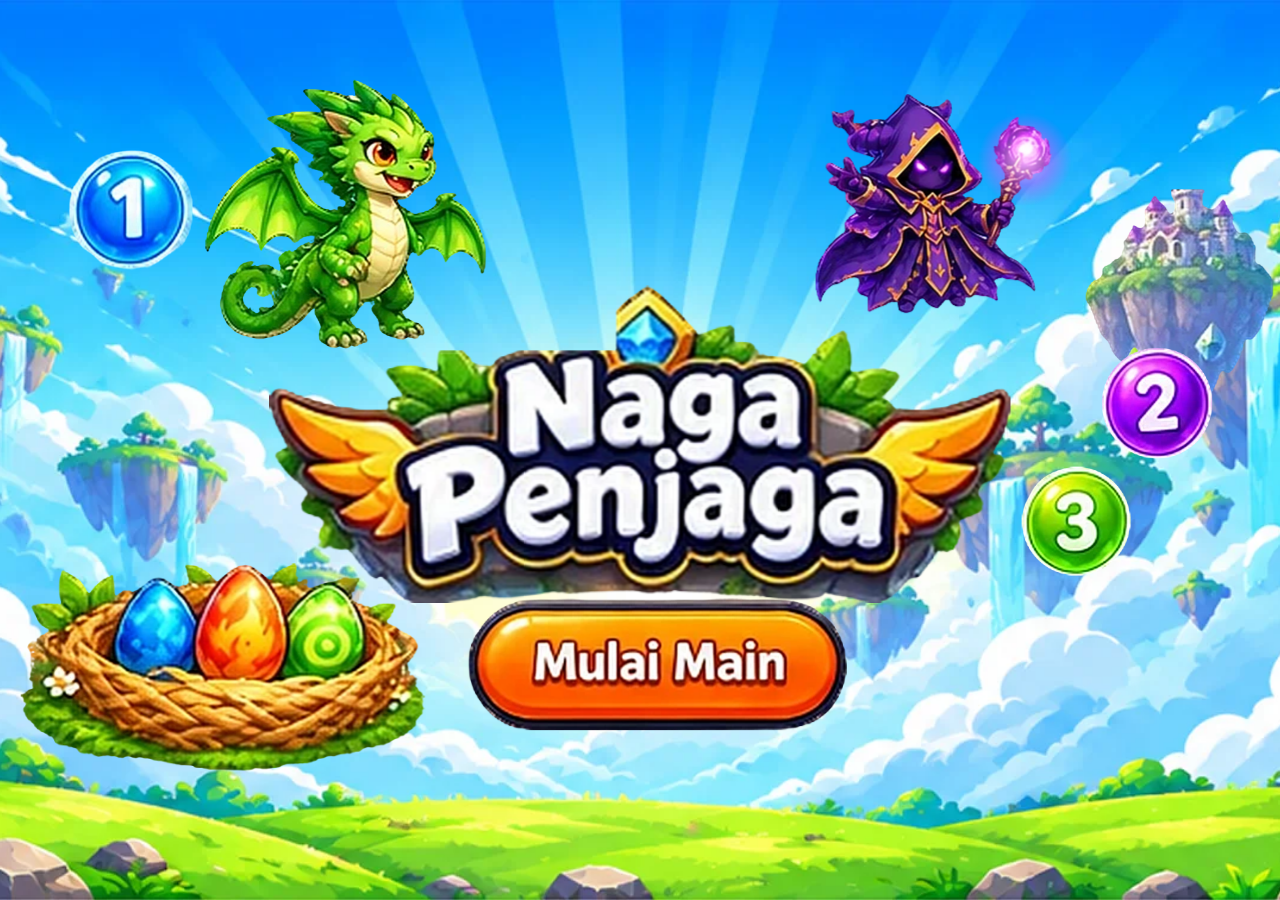
<file: index.html>
<!DOCTYPE html>
<html lang="id">
<head>
<meta charset="utf-8">
<meta name="viewport" content="width=device-width,initial-scale=1,maximum-scale=1,user-scalable=no">
<meta name="theme-color" content="#14291c">
<title>Naga Penjaga</title>
<style>
*{box-sizing:border-box}
/* ---- Token gaya visual baru (dari papan konsep, lihat gaya/pedoman-gaya-visual.md) ---- */
:root{
  /* gaya kartun garis tebal (cabang redesign-kartun): satu warna garis --ng-garis, garis 4 px, bayangan padat tanpa blur */
  --ng-garis:#1D2B3A;
  --ng-pil-biru:#2F7DF0;--ng-pil-biru-atas:#5B9AF5;--ng-pil-ungu:#9B5DE5;--ng-pil-ungu-atas:#B07BEB;
  --ng-es:#5BC0F0;--ng-api:#FF6B3D;--ng-angin:#4CC36B;--ng-sihir:#7B52B5;
  --ng-panel-biru:#FFF8E7;--ng-panel-ungu:#F1E7FF;--ng-panel-putih:#FFF8E7;--ng-panel-tepi:#1D2B3A;
  --ng-teks:#1D2B3A;--ng-teks-kecil:#46586B;--ng-teks-bayang:#1D2B3A;--ng-hud-gelap:rgba(29,43,58,.6);
  --ng-tombol-utama-atas:#FFA63D;--ng-tombol-utama:#F26A12;--ng-tombol-utama-tepi:#4A1F05;
  --ng-tombol-kedua-atas:#5B9AF5;--ng-tombol-kedua:#2F7DF0;--ng-tombol-kedua-tepi:#10265A;
  --ng-tombol-khusus-atas:#B07BEB;--ng-tombol-khusus:#9B5DE5;--ng-tombol-khusus-tepi:#2A1060;
  --ng-tombol-pasif-atas:#B3BFD0;--ng-tombol-pasif:#9AA8BD;--ng-tombol-pasif-tepi:#3A4259;
  --ng-r-panel:24px;--ng-r-pil:999px;--ng-r-tombol:999px;
  --ng-bayang-panel:0 7px 0 #1D2B3A;--ng-bayang-pil:0 4px 0 #1D2B3A;
  --ng-kilau-atas:inset 0 4px 0 rgba(255,255,255,.45);--ng-kilau-lembut:linear-gradient(180deg,rgba(255,255,255,.35),rgba(255,255,255,0));
  --ng-huruf:"Nunito","Poppins","Segoe UI","Trebuchet MS",Roboto,"Helvetica Neue",Arial,sans-serif;
}
html,body{margin:0;height:100%;overflow:hidden;background:#18331f;color:var(--ng-teks);font-family:var(--ng-huruf);-webkit-tap-highlight-color:transparent;-webkit-user-select:none;user-select:none}
#stage{position:fixed;left:0;top:0;right:0;bottom:0;display:flex;align-items:center;justify-content:center}
canvas{display:block;touch-action:none;background:#3a6542}
.overlay{position:fixed;left:0;top:0;right:0;bottom:0;display:flex;padding:12px;background:rgba(29,43,58,.72);overflow:auto;-webkit-overflow-scrolling:touch;z-index:5}
.overlay.hidden{display:none}
.panel{margin:auto;width:100%;max-width:480px;background:linear-gradient(180deg,var(--ng-panel-putih),var(--ng-panel-biru));border:4px solid var(--ng-panel-tepi);border-radius:var(--ng-r-panel);padding:18px 16px 20px;box-shadow:var(--ng-bayang-panel);color:var(--ng-teks)}
h1{margin:0 0 2px;font-size:26px;line-height:1.2;font-weight:800}
h2{margin:0 0 6px;font-size:26px;line-height:1.25;font-weight:800}
h3{margin:16px 0 8px;font-size:13px;letter-spacing:.05em;text-transform:uppercase;color:var(--ng-teks-kecil);font-weight:800}
.sub{margin:0;color:var(--ng-teks-kecil);font-size:15px;line-height:1.4;font-weight:600}
.seg button,.chip{font:inherit;color:var(--ng-teks);cursor:pointer;border:3px solid var(--ng-garis);background:#fff;border-radius:16px;box-shadow:none}
.seg button.sel,.chip.sel{border-color:var(--ng-garis) !important;background:linear-gradient(180deg,var(--ng-tombol-kedua-atas),var(--ng-tombol-kedua)) !important;color:#fff;text-shadow:-1.5px -1.5px 0 #1D2B3A,1.5px -1.5px 0 #1D2B3A,-1.5px 1.5px 0 #1D2B3A,1.5px 1.5px 0 #1D2B3A,0 2px 0 #1D2B3A;box-shadow:none}
.seg{display:grid;grid-template-columns:1fr 1fr;gap:8px}
.seg button{padding:12px 8px;font-size:15px;min-height:46px;font-weight:700}
.chips{display:grid;grid-template-columns:1fr 1fr;gap:8px}
.chip{padding:12px 8px;font-size:17px;font-weight:800;min-height:48px}
.btn{--atas:var(--ng-tombol-kedua-atas);--isi:var(--ng-tombol-kedua);--tepi:var(--ng-tombol-kedua-tepi);position:relative;font:inherit;font-weight:800;font-size:17px;min-height:48px;padding:10px 18px;border-radius:var(--ng-r-tombol);border:4px solid var(--tepi);background:linear-gradient(180deg,var(--atas),var(--isi));color:#fff;cursor:pointer;text-shadow:-2px -2px 0 var(--tepi),2px -2px 0 var(--tepi),-2px 2px 0 var(--tepi),2px 2px 0 var(--tepi),0 3px 0 var(--tepi);box-shadow:none}
.btn::after{display:none;content:"";position:absolute;left:12px;right:12px;top:4px;height:32%;border-radius:999px;background:var(--ng-kilau-lembut);pointer-events:none}
.btn:active{filter:brightness(.9)}
.btn.primary{--atas:var(--ng-tombol-utama-atas);--isi:var(--ng-tombol-utama);--tepi:var(--ng-tombol-utama-tepi)}
.btn.khusus{--atas:var(--ng-tombol-khusus-atas);--isi:var(--ng-tombol-khusus);--tepi:var(--ng-tombol-khusus-tepi)}
.btn.pasif{--atas:var(--ng-tombol-pasif-atas);--isi:var(--ng-tombol-pasif);--tepi:var(--ng-tombol-pasif-tepi)}
.big{width:100%;margin-top:18px;font-size:19px}
.row{display:flex;gap:8px;margin-top:16px}
.row .btn{flex:1}
.stats{display:grid;grid-template-columns:1fr 1fr;gap:8px;margin:12px 0 0;font-size:14px}
.stats div{background:#fff;border:3px solid var(--ng-garis);border-radius:12px;padding:6px 8px;color:var(--ng-teks-kecil)}
.stats b{display:block;font-size:20px;color:var(--ng-teks)}
.note{font-size:12.5px;color:#5568a0;margin-top:12px;line-height:1.45;font-weight:600}
.story-emoji{font-size:84px;text-align:center;line-height:1.15;margin-top:4px;min-height:96px}
.story-emoji img{height:1.1em;width:auto;max-width:46%;object-fit:contain;vertical-align:middle;filter:drop-shadow(0 4px 3px rgba(20,30,80,.3))}
.story-text{font-size:22px;text-align:center;line-height:1.35;margin:8px 4px 4px;font-weight:800;min-height:90px}
.dots{display:flex;gap:8px;justify-content:center;margin:10px 0 4px}
.dot{width:10px;height:10px;border-radius:50%;background:#b4c4ea}
.dot.on{background:var(--ng-tombol-utama)}
.link{display:block;margin:6px auto 0;background:none;border:0;color:#3a5fa8;font:inherit;font-weight:700;text-decoration:underline;padding:12px;cursor:pointer;min-height:44px}
.rv{background:#fff;border:3px solid var(--ng-garis);border-radius:12px;padding:8px 10px;margin-top:8px;font-size:15px;line-height:1.4;border-left:8px solid var(--ng-api);color:var(--ng-teks)}
.rv.ok{border-left-color:var(--ng-angin)}
.rv small{display:block;color:#5568a0;font-size:12.5px}
.rv b{font-size:17px}
#rvList{max-height:52vh;overflow:auto;margin-top:6px}
.cols{display:block}
@media (max-height:780px) and (min-width:600px){          /* layar pendek dan lebar (HP mendatar, laptop kecil, 1280x720, 1024x600): menu dua kolom dan jarak dirapatkan; target sentuh tetap minimal 44 piksel */
  .overlay{padding:8px}
  .panel{padding:12px 14px 14px;border-radius:16px}
  #menu .panel{max-width:760px}
  .cols{display:grid;grid-template-columns:1fr 1fr;gap:0 18px;align-items:start}
  h1{font-size:22px} h2{font-size:21px;margin-bottom:4px}
  h3{margin:10px 0 5px;font-size:12px}
  .sub{font-size:13px;line-height:1.35}
  .seg button{min-height:44px;padding:8px 6px;font-size:14px}
  .chips{grid-template-columns:1fr 1fr 1fr;gap:6px}
  .chip{min-height:44px;padding:4px 2px;font-size:13px;line-height:1.1}
  .big{margin-top:12px;font-size:17px}
  .note{font-size:11.5px;line-height:1.35;margin-top:8px}
  .story-emoji{font-size:52px;min-height:60px;margin-top:0}
  .story-text{font-size:18px;min-height:60px;margin:4px 4px 2px}
  .dots{margin:6px 0 2px}
  .link{padding:8px;margin-top:2px}
  .stats{grid-template-columns:repeat(3,1fr);gap:6px;margin-top:8px;font-size:12px}
  .stats div{padding:6px 8px}
  .stats b{font-size:17px}
  .row{margin-top:10px}
  #rvList{max-height:42vh}
}
@media (max-width:599px) and (max-height:900px){          /* HP tegak: tombol dan jarak sedikit dirapatkan supaya menu tetap muat tanpa digulir; target sentuh tetap ≥ 44 px */
  .seg button{min-height:44px;padding:9px 8px}
  .chip{min-height:44px;padding:8px 6px;font-size:16px}
  h3{margin:12px 0 6px}
  .big{margin-top:12px}
  .note{font-size:12px;line-height:1.35;margin-top:8px}
}
@media (max-width:599px) and (max-height:700px){          /* HP tegak pendek (±640 tinggi): menu dirapatkan lagi supaya tampil utuh tanpa digulir; target sentuh tetap ≥ 44 px */
  .panel{padding:12px 14px 14px}
  .sub{font-size:13px;line-height:1.3}
  h3{margin:8px 0 4px;font-size:12px}
  .seg button{min-height:44px;padding:6px 8px;font-size:14px}
  .chips{grid-template-columns:1fr 1fr 1fr;gap:6px}
  .chip{min-height:44px;padding:4px 2px;font-size:13px;line-height:1.1}
  .big{margin-top:10px}
  .tg{min-height:44px}
  #setbar{margin-bottom:4px}
}
@media (max-height:400px) and (min-width:600px){          /* HP mendatar paling pendek (±360): dirapatkan lagi supaya menu dan layar selesai tidak perlu digulir */
  .panel{padding:6px 12px 8px}
  h1{font-size:20px} h2{font-size:19px;margin-bottom:2px}
  h3{margin:6px 0 4px}
  .sub{font-size:12px;line-height:1.3}
  .big{margin-top:8px}
  .note{font-size:10.5px;margin-top:5px;line-height:1.25}
  .big{min-height:44px;padding:6px 18px}
  .stats{margin-top:6px} .stats div{padding:4px 8px} .stats b{font-size:16px}
  .row{margin-top:8px}
  #end .row + .row{margin-top:6px !important}
  #rvList{max-height:36vh}
}
.lp-ico{font-size:64px;line-height:1.2;margin-bottom:4px}
.hp{display:inline-block;width:.5em;height:.88em;vertical-align:-.1em;border:.07em solid var(--ng-garis);border-radius:.12em;background:#fff;box-shadow:0 .05em 0 var(--ng-garis)}
.lp-ico span{display:inline-block;transition:transform .25s}
.lp-ico span.lebar{transform:rotate(90deg)}
@media (max-height:780px) and (min-width:600px){.lp-ico{font-size:48px}}
/* ---- Tombol pengaturan Musik / Suara / Efek gambar (dipakai di menu dan di menu Jeda) ---- */
.tgbar{display:flex;gap:6px;flex:none}
.tg{flex:1 1 0;min-width:64px;min-height:48px;padding:3px 4px;font:inherit;cursor:pointer;border:3px solid var(--ng-garis);background:var(--ng-panel-putih);color:var(--ng-teks);border-radius:16px;display:flex;flex-direction:column;align-items:center;justify-content:center;gap:0;line-height:1.05;box-shadow:none}
.tg-i{position:relative;display:block;height:20px}
.tg-i svg{width:20px;height:20px;display:block;fill:none;stroke:currentColor;stroke-width:2.6;stroke-linecap:round;stroke-linejoin:round}
.tg-t{font-size:12px;font-weight:800}
.tg-s{font-size:10.5px;opacity:.85;font-weight:700}
.tg.on{color:#fff;background:linear-gradient(180deg,var(--ng-tombol-kedua-atas),var(--ng-tombol-kedua));box-shadow:none;text-shadow:-1px -1px 0 #1D2B3A,1px -1px 0 #1D2B3A,-1px 1px 0 #1D2B3A,1px 1px 0 #1D2B3A}
.tg.on .tg-i svg{stroke:#fff;filter:drop-shadow(0 1px 0 #1D2B3A)}
.tg.off{background:#DCE3EC}
.tg.off .tg-i::after{content:"";position:absolute;left:-2px;right:-2px;top:50%;height:3px;margin-top:-1px;background:#E0455B;border:1px solid var(--ng-garis);border-radius:2px;transform:rotate(-35deg)}
#menu{flex-direction:column}
#menu .panel{flex:none}
#setbar{align-self:flex-end;margin:0 0 6px;width:min(100%,360px)}
#pauseSet{display:grid;grid-template-columns:repeat(3,1fr);gap:8px}
@media (max-height:430px) and (min-width:600px){          /* HP mendatar paling pendek: tombol pengaturan jadi lajur tegak di kanan, tidak menimpa kotak menu */
  #menu{flex-direction:row;align-items:flex-start}
  #menu .panel{flex:1 1 auto;min-width:0}
  #setbar{order:2;flex-direction:column;align-self:flex-start;margin:0 0 0 8px;width:72px}
  #setbar .tg{flex:none;min-width:0;width:100%}
}
/* ---- Layar judul: latar langit bersih (diam) + gambar terpisah di dalam bingkai berproporsi tetap; posisi dalam persen bingkai (SPLASH_SUSUNAN di Bagian 1). Gerak hanya transform dan opacity ---- */
#splash{padding:0;overflow:hidden;z-index:8;touch-action:manipulation;background:#6fc0f2;transition:opacity .35s ease}
#splash.pudar{opacity:0;pointer-events:none}
.sr{position:absolute;width:1px;height:1px;margin:-1px;padding:0;overflow:hidden;clip:rect(0 0 0 0);white-space:nowrap;border:0}
.sp-latar{position:absolute;left:0;top:0;width:100%;height:100%;background:#6fc0f2 center bottom/cover no-repeat}
#splash.lay-sedang .sp-latar{background-image:url(aset/judul-el/latar-sedang.webp)}
#splash.lay-tegak .sp-latar{background-image:url(aset/judul-el/latar-tegak.webp)}
.sp-bingkai{position:absolute;left:0;top:0;width:0;height:0}
.sp-el{position:absolute;display:block;margin:0;transform:translate(-50%,-50%)}
.sp-el img{display:block;width:100%;height:auto;pointer-events:none;-webkit-user-select:none;user-select:none;-webkit-user-drag:none}
.sp-gerak{position:relative;display:block;will-change:transform}
.sp-btn{padding:0;border:0;background:none;font:inherit;color:transparent;cursor:pointer;-webkit-tap-highlight-color:transparent;min-width:44px;min-height:44px;display:block;width:100%;transition:transform .14s ease-out}
.sp-btn:hover{transform:scale(1.07)}
.sp-btn:active{transform:scale(.93)}
.sp-btn:focus-visible{outline:4px solid #fff;outline-offset:4px;border-radius:999px}
/* efek di atas gambar: ukuran dalam em (1em = 1% lebar gambar induknya, diatur di layoutJudul) */
.sp-orb{position:absolute;left:88.5%;top:30%;width:0;height:0;pointer-events:none}
.sp-orb i{position:absolute;left:-20em;top:-20em;width:40em;height:40em;border-radius:50%;background:radial-gradient(circle,rgba(255,190,255,.95) 0,rgba(200,100,255,.55) 38%,rgba(160,60,255,0) 70%);mix-blend-mode:screen;animation:spOrb 1.8s ease-in-out infinite alternate}
.sp-perc{position:absolute;width:3em;height:3em;margin:-1.5em 0 0 -1.5em;border-radius:50%;background:#efb8ff;box-shadow:0 0 .8em .3em rgba(200,110,255,.9);opacity:0;pointer-events:none;animation:spPerc 2.6s ease-out infinite}
.sp-b{position:absolute;width:9em;height:9em;margin:-4.5em 0 0 -4.5em;background:#fff;clip-path:polygon(50% 0,60% 40%,100% 50%,60% 60%,50% 100%,40% 60%,0 50%,40% 40%);transform:scale(0);opacity:0;pointer-events:none;animation:spB 4.8s ease-in-out infinite}
.sp-kilau{position:absolute;left:0;top:0;width:100%;height:100%;overflow:hidden;pointer-events:none;-webkit-mask:url(aset/judul-el/logo.webp) center/100% 100% no-repeat;mask:url(aset/judul-el/logo.webp) center/100% 100% no-repeat}
.sp-kilau::after,.sp-kilap::after{content:"";position:absolute;top:-20%;bottom:-20%;left:0;width:30%;background:linear-gradient(100deg,rgba(255,255,255,0),rgba(255,255,255,.85) 50%,rgba(255,255,255,0));transform:translateX(-160%) skewX(-18deg);animation:spKilau 4.6s ease-in-out infinite;animation-delay:1.2s}
.sp-kilap{position:absolute;left:3%;top:6%;right:3%;bottom:6%;border-radius:999px;overflow:hidden;pointer-events:none}
.sp-kilap::after{animation-duration:3s;animation-delay:.6s}
.sp-halo{position:absolute;left:0;top:0;right:0;bottom:0;border-radius:999px;pointer-events:none;box-shadow:0 0 22px 6px rgba(255,190,60,.9);opacity:0;animation:spHalo 1.4s ease-in-out infinite alternate}
.tanpa-topeng .sp-kilau{display:none}
#spDragon .sp-gerak{animation:spNaga 3s ease-in-out infinite alternate;animation-delay:-.4s}
#spWiz .sp-gerak{animation:spPeny 3.4s ease-in-out infinite alternate;animation-delay:-1.1s}
#spIstana .sp-gerak{animation:spPeny 4.4s ease-in-out infinite alternate;animation-delay:-2s}
#spTitle .sp-gerak{animation:spNapas 3.4s ease-in-out infinite alternate}
#spEgg .sp-gerak{animation:spGoyang 3.8s ease-in-out infinite alternate;animation-delay:-.7s;transform-origin:50% 92%}
#spGo .sp-gerak{animation:spDenyut 1.4s ease-in-out infinite alternate}
#spBola1 .sp-gerak{animation:spBola 2.6s ease-in-out infinite alternate}
#spBola2 .sp-gerak{animation:spBola 3s ease-in-out infinite alternate;animation-delay:-1.2s}
#spBola3 .sp-gerak{animation:spBola 3.4s ease-in-out infinite alternate;animation-delay:-.6s}
@keyframes spNaga{from{transform:translateY(calc(var(--u,1px)*-3)) rotate(-1.2deg)}to{transform:translateY(calc(var(--u,1px)*3)) rotate(1.2deg)}}
@keyframes spPeny{from{transform:translateY(calc(var(--u,1px)*-3))}to{transform:translateY(calc(var(--u,1px)*3))}}
@keyframes spNapas{from{transform:scale(1)}to{transform:scale(1.02)}}
@keyframes spGoyang{from{transform:rotate(-.8deg)}to{transform:rotate(.8deg)}}
@keyframes spDenyut{from{transform:scale(1)}to{transform:scale(1.04)}}
@keyframes spBola{from{transform:translateY(calc(var(--u,1px)*-4)) rotate(-4deg)}to{transform:translateY(calc(var(--u,1px)*4)) rotate(4deg)}}
@keyframes spOrb{from{opacity:.35;transform:scale(.85)}to{opacity:1;transform:scale(1.2)}}
@keyframes spPerc{0%{transform:translate(0,0) scale(.4);opacity:0}15%{opacity:1}100%{transform:translate(var(--dx,0),-16em) scale(.1);opacity:0}}
@keyframes spB{0%{transform:scale(0) rotate(0);opacity:0}8%{transform:scale(1) rotate(20deg);opacity:1}18%,100%{transform:scale(0) rotate(40deg);opacity:0}}
@keyframes spKilau{0%,55%{transform:translateX(-160%) skewX(-18deg)}90%,100%{transform:translateX(420%) skewX(-18deg)}}
@keyframes spHalo{from{opacity:.05}to{opacity:.5}}
body.noefek #splash *,body.noefek #splash *::before,body.noefek #splash *::after{animation:none !important}
@media (prefers-reduced-motion:reduce){#splash *,#splash *::before,#splash *::after{animation:none !important;transition:none !important}}
body.noefek .sp-orb i{opacity:.55}
/* ---- Layar selesai (menang / kalah / tamat): medali, pita, bintang, pelat, tombol ---- */
.ez{max-width:420px;padding:18px 18px 22px;position:relative}
.ez::before{content:"";position:absolute;inset:7px;border-radius:15px;border:1.5px solid rgba(43,98,164,.18);pointer-events:none}
.ez-hero{position:relative;width:116px;height:116px;margin:-8px auto 0;border-radius:50%;display:flex;align-items:center;justify-content:center;padding-bottom:26px;font-size:60px;line-height:1;font-family:"Apple Color Emoji","Segoe UI Emoji","Noto Color Emoji",sans-serif;border:4px solid var(--ng-pil-biru);background:radial-gradient(circle at 50% 28%,#ffffff 0%,#dbe7fb 60%,#bfd2f0 100%);box-shadow:inset 0 6px 9px rgba(30,50,110,.28),0 4px 0 var(--ng-pil-biru),0 14px 14px rgba(20,30,80,.28)}
.ez-hero::before{content:"";position:absolute;inset:5px;border-radius:50%;border:2px solid #f4b92a;opacity:.8;pointer-events:none}
.ez-hero img{height:76px;width:auto;max-width:92px;object-fit:contain;position:relative;filter:drop-shadow(0 4px 2px rgba(20,30,80,.35))}
.ez-hero .len{position:absolute;right:0;top:-8px;font-size:34px;filter:drop-shadow(0 3px 2px rgba(20,30,80,.35))}
.ez-pita{--c-hi:#3b78c4;--c:#2b62a4;--c-lo:#1f4f8a;--c-tail-hi:#1f4f8a;--c-tail-lo:#173d70;--c-edge:#173d70;position:relative;height:74px;margin:-34px 0 0}
.ez-pita.kalah{--c-hi:#c8404f;--c:#a02334;--c-lo:#7b1a2a;--c-tail-hi:#7b1a2a;--c-tail-lo:#4a0f19;--c-edge:#4a0f19}
.ez-pita .tail{position:absolute;top:16px;width:64px;height:54px;background:linear-gradient(180deg,var(--c-tail-hi),var(--c-tail-lo));clip-path:polygon(0 0,100% 0,100% 100%,0 100%,24% 50%);filter:drop-shadow(0 3px 0 var(--c-edge))}
.ez-pita .tail.l{left:0}.ez-pita .tail.r{right:0;transform:scaleX(-1)}
.ez-pita .fold{position:absolute;top:56px;width:18px;height:14px;background:var(--c-edge);clip-path:polygon(0 0,100% 0,100% 100%)}
.ez-pita .fold.l{left:50px}.ez-pita .fold.r{right:50px;transform:scaleX(-1)}
.ez-pita .band{position:absolute;left:36px;right:36px;top:0;height:58px;display:flex;align-items:center;justify-content:center;border:3px solid var(--c-edge);border-radius:var(--ng-r-pil);background:linear-gradient(180deg,var(--c-hi) 0%,var(--c) 48%,var(--c-lo) 100%);box-shadow:inset 0 2px 0 rgba(255,255,255,.55),0 4px 0 var(--c-edge),0 12px 14px rgba(8,18,50,.35)}
.ez-pita .band::before{content:"";position:absolute;inset:3px;border-radius:var(--ng-r-pil);border:2px solid #f4b92a;opacity:.9;pointer-events:none}
.ez-pita .band::after{content:"";position:absolute;left:10px;right:10px;top:5px;height:30%;border-radius:999px;background:var(--ng-kilau-lembut);pointer-events:none}
.ez-pita .band b{position:relative;z-index:1;font-size:31px;letter-spacing:.05em;text-transform:uppercase;font-weight:900;color:#fff;text-shadow:0 2px 0 var(--c-edge),0 -1px 0 var(--c-edge),1px 0 0 var(--c-edge),-1px 0 0 var(--c-edge),0 4px 6px rgba(0,0,0,.35)}
.ez-bintang{display:flex;justify-content:center;align-items:flex-end;gap:6px;height:72px;margin-top:6px}
.ez-bintang .star{position:relative;width:60px;height:57px}
.ez-bintang .star i,.ez-bintang .star u{position:absolute;display:block;clip-path:polygon(50% 0,61% 35%,98% 35%,68% 57%,79% 91%,50% 70%,21% 91%,32% 57%,2% 35%,39% 35%)}
.ez-bintang .star i{inset:0;background:#6b4708;filter:drop-shadow(0 3px 0 rgba(60,40,5,.55))}
.ez-bintang .star u{inset:4px 4px 5px 4px;background:linear-gradient(180deg,#ffe27a 0%,#f4b92a 50%,#c98a0e 100%)}
.ez-bintang .star.mid{width:72px;height:68px;margin-bottom:8px}
.ez-bintang .star.off u{background:linear-gradient(180deg,#8fa5d4,#5d74ab)}
.ez-bintang .star.off i{background:#33457a;filter:none}
.ez-bintang.pop .star{animation:ezPop .5s cubic-bezier(.3,1.6,.5,1) both}
.ez-bintang.pop .star:nth-child(2){animation-delay:.12s}.ez-bintang.pop .star:nth-child(3){animation-delay:.24s}
@keyframes ezPop{from{transform:scale(.2);opacity:0}to{transform:scale(1);opacity:1}}
body.noefek .ez-bintang.pop .star{animation:none}
.ez-rule{height:2px;margin:14px 8px 12px;background:#b7c6e6;border-bottom:1px solid rgba(255,255,255,.9)}
.ez-pesan{margin:10px 6px 0;text-align:center;font-size:19px;line-height:1.35;font-weight:800;color:var(--ng-teks-kecil)}
.ez-info{display:grid;grid-template-columns:1.25fr 1fr;gap:10px;margin-top:12px}
.ez-plat{border-radius:14px;padding:8px 8px 9px;text-align:center;border:2px solid #b7c6e6;background:linear-gradient(180deg,#d6e0f6,#e4ebfa);box-shadow:inset 0 3px 5px rgba(30,50,110,.2),0 2px 0 rgba(255,255,255,.9)}
.ez-plat small{display:block;font-size:12px;font-weight:800;letter-spacing:.08em;text-transform:uppercase;color:var(--ng-teks-kecil)}
.ez-plat strong{display:block;font-size:30px;line-height:1.1;color:var(--ng-teks);font-weight:900}
.ez-slots{display:flex;justify-content:center;gap:6px;margin-top:5px}
.ez-slot{width:38px;height:38px;border-radius:50%;display:flex;align-items:center;justify-content:center;font-size:22px;line-height:1;font-family:"Apple Color Emoji","Segoe UI Emoji","Noto Color Emoji",sans-serif;background:radial-gradient(circle at 50% 30%,#c9d6f0,#aebfe3);box-shadow:inset 0 3px 4px rgba(30,50,110,.4),0 2px 0 rgba(255,255,255,.9);border:2px solid #7f98cf}
.ez-slot img{height:26px;width:auto;max-width:28px;object-fit:contain}
.ez-slot.off>*{filter:grayscale(1);opacity:.3}
.ez-stat{margin-top:12px;padding:6px 8px;border-radius:12px;text-align:center;font-size:13px;font-weight:700;line-height:1.55;color:var(--ng-teks-kecil);border:2px solid #b7c6e6;background:linear-gradient(180deg,#d6e0f6,#e4ebfa);box-shadow:inset 0 2px 4px rgba(30,50,110,.2),0 2px 0 rgba(255,255,255,.9)}
.ez-stat b{color:var(--ng-teks);font-weight:900}
.ez-stat span{white-space:nowrap}
.ez-stat span+span::before{content:"·";margin:0 6px;opacity:.6}
.ez-tombol{display:grid;gap:12px;margin-top:16px}
.ez-tombol .btn{min-height:54px;font-size:21px}
.ez-tombol .btn.khusus,.ez-tombol .btn.pasif{min-height:50px;font-size:19px}
@media (max-height:800px) and (min-width:620px){
  .ez{max-width:760px;display:grid;grid-template-columns:1fr 1fr;column-gap:20px;align-items:center;padding:12px 18px 16px}
  .ez::before{inset:6px}
  .ez-kiri{grid-column:1}.ez-kanan{grid-column:2}
  .ez-hero{width:84px;height:84px;padding-bottom:22px;margin-top:-4px;border-width:3px;font-size:42px}
  .ez-hero img{height:54px;max-width:66px}.ez-hero .len{font-size:26px;right:0;top:-6px}
  .ez-pita{margin-top:-22px}
  .ez-bintang{height:52px;margin-top:2px}.ez-bintang .star{width:44px;height:42px}.ez-bintang .star.mid{width:54px;height:51px;margin-bottom:6px}
  .ez-rule{margin:8px 8px 6px}.ez-pesan{margin-top:6px;font-size:17px}
  .ez-info{gap:8px;margin-top:0}.ez-plat{padding:5px 6px 6px}.ez-plat strong{font-size:24px}.ez-slot{width:32px;height:32px;font-size:18px}.ez-slot img{height:22px}.ez-slots{margin-top:3px}
  .ez-stat{margin-top:8px;padding:4px 6px;font-size:12px;line-height:1.4}
  .ez-tombol{margin-top:8px;gap:6px;grid-template-columns:1fr 1fr}
  .ez-tombol .btn{min-height:46px;font-size:19px;padding:4px 10px}
  .ez-tombol .btn:first-child{grid-column:1 / -1}
  .ez-tombol:has(.btn:nth-child(2):not(.hidden)):has(.btn:nth-child(4):not(.hidden)) .btn.khusus{grid-column:1 / -1;order:9}
}
@media (max-width:380px){.ez-pita .band b{font-size:27px}.ez-pesan{font-size:17px}.ez-tombol .btn{font-size:19px}}
.hidden{display:none !important}
/* ---- Penyesuaian gaya kartun garis tebal: garis #1D2B3A, bayangan padat, tanpa kilau lembut ---- */
.story-emoji{display:flex;justify-content:center;align-items:center;gap:6px}
.story-emoji img{height:1.15em;width:auto;max-width:none;min-width:0;flex:0 1 auto;filter:none}
.story-emoji .ex{display:flex;align-items:center;justify-content:center;gap:6px;font-size:36px;font-weight:900;color:var(--ng-teks);white-space:nowrap}
.story-emoji .ex img{height:62px;width:auto;max-width:none;flex:none}
.story-emoji .ex b{font-weight:900}
.ez::before,.ez-hero::before,.ez-pita .band::before{display:none}
.ez-hero{border:4px solid #1D2B3A;background:#FFF8E7;box-shadow:0 5px 0 #1D2B3A}
.ez-hero .len{filter:none}
.ez-hero .len .bt,.ez-hero .len img{width:1em;height:1em;max-width:none;object-fit:contain}
.ez-hero svg.ik{width:58px;height:58px}
.ez-pita{--c-hi:#5B9AF5;--c:#2F7DF0;--c-lo:#2A6FD8;--c-tail-hi:#2A6FD8;--c-tail-lo:#1F5CB8;--c-edge:#1D2B3A}
.ez-pita.kalah{--c-hi:#FF7A7A;--c:#E8454F;--c-lo:#C8323D;--c-tail-hi:#C8323D;--c-tail-lo:#A0242E;--c-edge:#1D2B3A}
.ez-pita .tail{filter:drop-shadow(2px 0 0 #1D2B3A) drop-shadow(-2px 0 0 #1D2B3A) drop-shadow(0 2px 0 #1D2B3A) drop-shadow(0 -2px 0 #1D2B3A)}
.ez-pita .band{border-width:4px;box-shadow:inset 0 4px 0 rgba(255,255,255,.4),0 5px 0 #1D2B3A}
.ez-pita .band b{text-shadow:-2px -2px 0 #1D2B3A,2px -2px 0 #1D2B3A,-2px 2px 0 #1D2B3A,2px 2px 0 #1D2B3A,0 3px 0 #1D2B3A}
.ez-bintang .star i{background:#1D2B3A;filter:none}
.ez-bintang .star u{background:#FFD23F}
.ez-bintang .star.off u{background:#B9C4D4}
.ez-bintang .star.off i{background:#1D2B3A}
.ez-rule{background:#1D2B3A;height:3px;border-bottom:0;border-radius:2px}
.ez-plat,.ez-stat{border:3px solid #1D2B3A;background:#fff;box-shadow:0 3px 0 #1D2B3A}
.ez-slot{border:3px solid #1D2B3A;background:#EAF0F6;box-shadow:none}
.ez-slot img{height:28px}
.ez-slot.off>*{filter:grayscale(1);opacity:.35}
.bt,.ik{width:1.1em;height:1.1em;vertical-align:-.2em}
.ez-stat .bt{width:1.25em;height:1.25em}
@media (max-width:599px) and (max-height:820px){          /* HP tegak pendek: hanya panel, gambar naga, dan bintang yang mengecil; tombol tidak diubah, supaya semua tombol muat tanpa digulir */
  .ez{padding:12px 16px 16px}
  .ez-hero{width:84px;height:84px;padding-bottom:20px;font-size:42px;margin-top:-4px;border-width:3px}
  .ez-hero img{height:54px;max-width:66px}
  .ez-hero svg.ik{width:40px;height:40px}
  .ez-hero .len{font-size:26px;top:-6px}
  .ez-pita{margin-top:-24px}
  .ez-bintang{height:50px;margin-top:2px}.ez-bintang .star{width:42px;height:40px}.ez-bintang .star.mid{width:52px;height:49px;margin-bottom:6px}
  .ez-info{margin-top:8px;gap:8px}.ez-plat{padding:5px 6px 6px}.ez-plat strong{font-size:24px}.ez-slot{width:32px;height:32px}.ez-slot img{height:22px}
  .ez-stat{margin-top:8px;padding:4px 6px;font-size:12px;line-height:1.4}
  .ez-tombol{margin-top:12px;gap:8px}
}
/* ---- Gaya fantasi semi-realistis (Batch 1): panel batu gelap bertepi emas, tombol mengkilap, latar langit pulau terapung ---- */
#menu,#story{background:#6fc0f2 url(aset/judul-el/latar-tegak.webp) center bottom/cover no-repeat}
@media (min-aspect-ratio:1/1){#menu,#story{background-image:url(aset/judul-el/latar-sedang.webp)}}
.panel.fn{--ng-teks:#FFF4D8;--ng-teks-kecil:#CBD2F2;--ng-garis:#150F33;background:linear-gradient(180deg,#3A3070,#1C1645);border:3px solid #F2C14E;border-radius:24px;color:#FFF4D8;box-shadow:0 0 0 3px #150F33,0 16px 30px rgba(6,4,24,.55),inset 0 2px 0 rgba(255,255,255,.18),inset 0 0 0 2px rgba(255,214,120,.2)}
.fn h1,.fn h2{color:#fff;text-align:center;font-weight:900;text-shadow:-3px -3px 0 #150F33,3px -3px 0 #150F33,-3px 3px 0 #150F33,3px 3px 0 #150F33,0 4px 0 #150F33,0 0 14px rgba(242,193,78,.55)}
.fn h1{font-size:32px;letter-spacing:.01em}
.fn .sub{color:#D5DBF5}
.fn h3{color:#F2C14E}
.fn .note{color:#CBD2F2}
.fn .seg button,.fn .chip{background:linear-gradient(180deg,#4A4496,#2E2868);border:3px solid #150F33;color:#FFF4D8;box-shadow:inset 0 2px 0 rgba(255,255,255,.22),0 3px 0 #150F33}
.fn .seg button.sel,.fn .chip.sel{background:linear-gradient(180deg,#5BE39C,#1FA463) !important;border-color:#0B3B26 !important;color:#fff;text-shadow:-1.5px -1.5px 0 #0B3B26,1.5px -1.5px 0 #0B3B26,-1.5px 1.5px 0 #0B3B26,1.5px 1.5px 0 #0B3B26;box-shadow:inset 0 2px 0 rgba(255,255,255,.4),0 3px 0 #0B3B26 !important}
.btn{border-width:3px;box-shadow:inset 0 3px 0 rgba(255,255,255,.4),0 5px 0 var(--tepi),0 9px 12px rgba(6,4,24,.3)}
.btn:active{filter:brightness(.92);transform:translateY(2px)}
.tg{background:linear-gradient(180deg,#4A4496,#2E2868);border:3px solid #150F33;color:#FFF4D8}
.tg.off{background:#4B4A66;color:#C8C8DA}
.fn .story-text{color:#FFF4D8;text-shadow:0 2px 0 #150F33}
.fn .dot{background:#6A63A8}.fn .dot.on{background:#F2C14E}
.fn .link{color:#F2C14E}
#story .story-emoji{font-size:112px;min-height:130px}
@media (max-height:780px) and (min-width:600px){#story .story-emoji{font-size:84px;min-height:96px}.fn h1{font-size:26px}}
/* ---- Gaya fantasi: layar menang / kalah / tamat dan tinjauan jawaban ---- */
#end,#review{background:rgba(14,10,36,.8)}
.ez.fn::before{display:none}
.fn .ez-hero{border:4px solid #F2C14E;background:radial-gradient(circle at 50% 30%,#4F489B,#1C1645);box-shadow:0 0 0 3px #150F33,0 6px 12px rgba(0,0,0,.4)}
.fn .ez-hero .len{filter:drop-shadow(0 2px 0 #150F33)}
.fn .ez-pita{--c-hi:#5C8EF0;--c:#2F63D6;--c-lo:#244FB0;--c-tail-hi:#244FB0;--c-tail-lo:#1A3A86;--c-edge:#150F33}
.fn .ez-pita.kalah{--c-hi:#F0786E;--c:#D0394A;--c-lo:#A52A3A;--c-tail-hi:#A52A3A;--c-tail-lo:#701B28;--c-edge:#150F33}
.fn .ez-pita .band{border:4px solid #F2C14E;box-shadow:inset 0 3px 0 rgba(255,255,255,.35),0 0 0 3px #150F33,0 8px 12px rgba(0,0,0,.4)}
.fn .ez-pita .band b{text-shadow:-2px -2px 0 #150F33,2px -2px 0 #150F33,-2px 2px 0 #150F33,2px 2px 0 #150F33,0 3px 0 #150F33}
.fn .ez-bintang .star i{background:#150F33}.fn .ez-bintang .star u{background:linear-gradient(180deg,#FFE680,#FFC21F)}
.fn .ez-bintang .star.off u{background:#5A5890}
.fn .ez-rule{background:#F2C14E;height:2px}
.fn .ez-pesan{color:#FFF4D8;text-shadow:0 2px 0 #150F33}
.fn .ez-plat,.fn .ez-stat{background:linear-gradient(180deg,#2D2766,#1A1442);border:2px solid rgba(242,193,78,.7);box-shadow:inset 0 2px 6px rgba(0,0,0,.35);color:#CBD2F2}
.fn .ez-plat small{color:#CBD2F2}.fn .ez-plat strong,.fn .ez-stat b{color:#fff}
.fn .ez-slot{background:#150F33;border:2px solid #F2C14E;box-shadow:none}
.fn .rv{background:#2D2766;border:2px solid #150F33;border-left:8px solid #FF8A5B;color:#FFF4D8}
.fn .rv.ok{border-left-color:#5BE39C}
.fn .rv small{color:#CBD2F2}.fn .rv b{color:#fff}
.fn .stats div{background:#2D2766;border-color:#150F33;color:#CBD2F2}.fn .stats b{color:#fff}
</style>
</head>
<body>
<div id="stage"><canvas id="c"></canvas></div>

<!-- LAYAR SAMBUTAN (tampil pertama setiap halaman dibuka; isinya diisi dari SPLASH di Bagian 1) -->
<div id="splash" class="overlay">
  <div class="sp-latar"></div>
  <div class="sp-bingkai" id="spBingkai">
    <div class="sp-el" id="spIstana"><span class="sp-gerak"><img src="aset/judul-el/pulau-kastil.webp" alt="" draggable="false"></span></div>
    <div class="sp-el" id="spDragon"><span class="sp-gerak"><img src="aset/judul-el/naga.webp" alt="" draggable="false"></span></div>
    <div class="sp-el" id="spWiz"><span class="sp-gerak"><img src="aset/judul-el/penyihir.webp" alt="" draggable="false">
      <span class="sp-orb"><i></i><b class="sp-perc" style="--dx:-6em;animation-delay:0s"></b><b class="sp-perc" style="--dx:5em;animation-delay:-.5s"></b><b class="sp-perc" style="--dx:-2em;animation-delay:-1s"></b><b class="sp-perc" style="--dx:7em;animation-delay:-1.6s"></b><b class="sp-perc" style="--dx:1em;animation-delay:-2.1s"></b></span></span></div>
    <div class="sp-el sp-ball" id="spBola1"><span class="sp-gerak"><img src="aset/judul-el/bola-1.webp" alt="" draggable="false"></span></div>
    <div class="sp-el sp-ball" id="spBola2"><span class="sp-gerak"><img src="aset/judul-el/bola-2.webp" alt="" draggable="false"></span></div>
    <div class="sp-el sp-ball" id="spBola3"><span class="sp-gerak"><img src="aset/judul-el/bola-3.webp" alt="" draggable="false"></span></div>
    <div class="sp-el" id="spEgg"><span class="sp-gerak"><img src="aset/judul-el/telur-sarang.webp" alt="" draggable="false">
      <i class="sp-b" style="left:34%;top:36%;animation-delay:0s"></i><i class="sp-b" style="left:55%;top:32%;animation-delay:1.6s"></i><i class="sp-b" style="left:76%;top:44%;animation-delay:3.2s"></i></span></div>
    <h1 class="sp-el" id="spTitle"><span class="sr"></span><span class="sp-gerak"><img src="aset/judul-el/logo.webp" alt="" draggable="false"><span class="sp-kilau"></span></span></h1>
    <div class="sp-el" id="spGoBox"><button type="button" class="sp-btn" id="spGo"><span class="sr"></span><span class="sp-gerak"><img src="aset/judul-el/tombol.webp" alt="" draggable="false"><span class="sp-halo"></span><span class="sp-kilap"></span></span></button></div>
  </div>
</div>

<!-- MENU -->
<div id="menu" class="overlay hidden">
  <div class="tgbar" id="setbar"></div>
  <div class="panel fn"><div class="cols"><div class="col">
    <h1><img id="menuNaga" src="[data-uri]" alt="" style="height:1.7em;width:auto;vertical-align:middle;margin-right:4px" onerror="this.replaceWith(document.createTextNode('🐲 '))">Naga Penjaga</h1>
    <p class="sub">Isi kotak di panel dengan peluru dan bola yang dibidik. 3 stage, 1 penyihir jahat!</p>

    <h3>1. Tingkat</h3>
    <div class="seg" id="levels">
      <button type="button" class="sel" data-v="mudah">Mudah</button>
      <button type="button" data-v="menantang">Menantang</button>
    </div>

    <h3>2. Waktu (per stage 5 menit)</h3>
    <div class="seg" id="times">
      <button type="button" class="sel" data-v="1">Dengan waktu</button>
      <button type="button" data-v="0">Tanpa waktu</button>
    </div>

    </div><div class="col">
    <h3>3. Hitungan (boleh lebih dari satu)</h3>
    <div class="chips" id="ops">
      <button type="button" class="chip sel" data-v="+">+ Tambah</button>
      <button type="button" class="chip sel" data-v="-">− Kurang</button>
      <button type="button" class="chip" data-v="*">× Kali</button>
      <button type="button" class="chip" data-v="/">÷ Bagi</button>
      <button type="button" class="chip" data-v="int">± Bilangan bulat</button>
      <button type="button" class="chip" data-v="dec">0,5 Desimal</button>
      <button type="button" class="chip" data-v="frac">½ Pecahan</button>
    </div>

    <button type="button" class="btn primary big" id="start">Mulai Petualangan</button>
  </div></div></div>
</div>

<!-- CERITA -->
<div id="story" class="overlay hidden">
  <div class="panel fn">
    <div class="story-emoji" id="storyEmoji"></div>
    <div class="story-text" id="storyText"></div>
    <div class="dots" id="storyDots"></div>
    <button type="button" class="btn primary big" id="storyNext" style="margin-top:8px">Lanjut</button>
    <button type="button" class="link" id="storySkip">Lewati cerita</button>
  </div>
</div>

<!-- SELESAI / KALAH / MENANG -->
<div id="end" class="overlay hidden">
  <div class="panel ez fn">
    <div class="ez-kiri">
      <div class="ez-hero" id="ezHero"></div>
      <div class="ez-pita" id="ezPita"><div class="tail l"></div><div class="tail r"></div><div class="fold l"></div><div class="fold r"></div><div class="band"><b id="endTitle"></b></div></div>
      <div class="ez-bintang pop" id="ezBintang"></div>
    </div>
    <div class="ez-kanan">
      <div class="ez-info" id="ezInfo"></div>
      <div class="ez-stat" id="endStats"></div>
      <div class="ez-tombol" id="ezTombol">
        <button type="button" class="btn primary" id="btnA"></button>
        <button type="button" class="btn" id="btnM">Main lagi</button>
        <button type="button" class="btn khusus" id="btnR">Lihat jawabanmu</button>
        <button type="button" class="btn pasif" id="btnB">Menu</button>
      </div>
    </div>
  </div>
</div>

<!-- TINJAUAN JAWABAN -->
<div id="review" class="overlay hidden">
  <div class="panel fn">
    <h2 id="rvTitle">Tinjauan jawaban</h2>
    <p class="sub" id="rvMsg"></p>
    <div id="rvList"></div>
    <div class="row">
      <button type="button" class="btn" id="rvAll">Lihat semua</button>
      <button type="button" class="btn primary" id="rvBack">Kembali</button>
    </div>
  </div>
</div>

<!-- JEDA: layout layar berganti saat bermain -->
<div id="layoutpause" class="overlay hidden" style="z-index:30">
  <div class="panel fn" style="text-align:center">
    <div class="lp-ico"><span id="lpPhone" class="hp"></span> ↻</div>
    <h2>Putar layar kembali</h2>
    <p class="sub" id="lpSub">ke posisi tegak</p>
    <p class="note">Permainan berhenti. Skor, telur, dan perisaimu aman. Di komputer: ubah ukuran jendela kembali.</p>
  </div>
</div>

<!-- PUTAR HP (hanya dipakai bila layout lebar dimatikan) -->
<div id="rotate" class="overlay hidden" style="z-index:20">
  <div class="panel fn" style="text-align:center">
    <div class="story-emoji" style="font-size:56px;min-height:0"><span class="hp"></span> ↻</div>
    <h2>Putar HP ke posisi tegak</h2>
    <p class="sub">Game ini dimainkan dengan HP berdiri. Permainan lanjut otomatis.</p>
  </div>
</div>

<!-- JEDA (menggantikan tombol ✕): lanjut, mulai ulang stage, ke menu, dan pengaturan -->
<div id="quit" class="overlay hidden">
  <div class="panel fn">
    <h2>Jeda</h2>
    <p class="sub">Permainan berhenti sebentar.</p>
    <button type="button" class="btn primary big" id="quitNo">Lanjut main</button>
    <div class="row">
      <button type="button" class="btn" id="pauseRestart">Mulai ulang</button>
      <button type="button" class="btn" id="quitYes">Ke menu</button>
    </div>
    <h3>Suara dan gambar</h3>
    <div class="tgbar" id="pauseSet"></div>
  </div>
</div>
<!-- KONFIRMASI (di atas menu Jeda): muncul sebelum "Ke menu" atau "Mulai ulang" dijalankan -->
<div id="konfirm" class="overlay hidden" style="z-index:7" role="dialog" aria-modal="true" aria-labelledby="kfJudul">
  <div class="panel fn">
    <h2 id="kfJudul"></h2>
    <p class="sub" id="kfIsi"></p>
    <div class="row" style="margin-top:18px;flex-direction:column-reverse">
      <button type="button" class="btn pasif" id="kfBatal">Batal</button>
      <button type="button" class="btn primary" id="kfYa"></button>
    </div>
  </div>
</div>

<script>
(function () {
'use strict';

/* =====================================================================
   BAGIAN 1 — PENGATURAN (angka-angka yang boleh Anda ubah)
   ===================================================================== */
var W = 600, H = 1000;          // ukuran dunia game; tinggi H menyesuaikan bentuk layar
var LAYOUT_LEBAR_AKTIF = true;  // false = hanya layout tegak: game persis seperti sebelum layout lebar ada (termasuk layar "Putar HP")
var TEGAK_W = 600;              // lebar dunia layout tegak
var WIDE = { W: 1000, H: 600, masuk: 1.05, keluar: 0.95 };   // dunia layout lebar; lebar >= 1,05 x tinggi layar: masuk lebar; <= 0,95 x tinggi: kembali tegak
var TIME_LIMIT = 300;           // detik per stage, jika memilih "Dengan waktu"
var CFG = {
  R: 26, D: 54, shotR: 26, groove: 68, s0: 204,   // ukuran bola, jarak antar bola, lebar jalur; s0 = jarak bola terdepan dari awal jalur saat stage mulai (dulu 420, dimundurkan 4 bola = 216 px)
  N: { mudah: 22, menantang: 26 },                // jumlah bola dasar per stage
  v: { mudah: 8,  menantang: 9  }                 // laju jalur dasar (piksel/detik)
};
var KEYS = {                     // pilihan angka di panel (hasil yang dicari)
  '+': { mudah: [7, 8, 9, 10, 10, 11, 12], menantang: [14, 16, 18, 20, 22, 25] },
  '-': { mudah: [1, 2, 3, 4, 5],           menantang: [3, 4, 5, 6, 7, 8, 9] },
  '*': { mudah: [6, 8, 10, 12, 14, 15, 18, 20, 21, 24], menantang: [12, 24, 30, 36, 42, 48, 60, 66, 72] },
  '/': { mudah: [2, 3, 4],                 menantang: [2, 3, 4, 5, 6] }
};
var OPDOM = { '+': 'n', '-': 'n', '*': 'n', '/': 'n', int: 'i', dec: 'd', frac: 'f' };   // jenis bilangan tiap pilihan
var KEYS_NEW = {                 // angka di panel untuk jenis baru (pecahan: satuan 1/penyebut, lihat FRAC_D)
  int: { mudah: [1, 2, 3, -1, -2, -3], menantang: [1, 2, 3, 4, 5, -1, -2, -3, -4, -5] },   // bilangan bulat: dijumlahkan, boleh negatif
  dec: { mudah: [6, 7, 8, 9, 10], menantang: [8, 9, 10, 11, 12, 13] }                     // desimal: dalam satuan 0,1 (10 = 1,0)
};
var SHIELD_AT = 5;               // jawaban benar berturut-turut untuk mendapat perisai
var FRAC_D = { mudah: [3, 4, 5], menantang: [4, 5, 6] };   // penyebut pecahan di stage 1, 2, 3 (penyebut selalu sama)
var INT_MAX = { mudah: 5, menantang: 9 };                  // bola bilangan bulat: dari -INT_MAX sampai INT_MAX
var DEC_MAX = { mudah: 5, menantang: 9 };                  // bola desimal terbesar: 0,5 (Mudah) / 0,9 (Menantang)
var MIX_SLOW = [1, 0.92, 0.82, 0.78];  // jalur diperlambat bila jenis bilangan dicampur (1, 2, 3, 4 jenis)
var KEYS_PER_ROUND = 3;         // angka di panel berganti setiap 3 pasangan
var MISTAKE_SPEEDUP = 0.07;     // tiap kesalahan: jalur +7% lebih cepat
var MAX_SPEEDUP = 1.8;
var STAGE3_N = 1.2, STAGE3_V = 1.15;   // v7: stage 3 lebih banyak bola dan lebih cepat dari stage 2 (1,1 dan 1,08)
var ANGIN = { peringatan: 1, lama: 2.5, kali: 5, maks: 3, jedaMin: 20, jedaAcak: 15, awalMin: 20, awalAcak: 15 };   // kemampuan boss stage 3 "Angin Kencang": peringatan 1 detik, lalu barisan bola maju 5x lebih cepat selama 2,5 detik; maksimal 3 kali per stage; jeda minimal 20 detik (jedaMin + acak 0–15) setelah angin selesai; angin pertama 20–35 detik setelah stage dimulai
var EGGS = 3;                   // telur (nyawa) di sarang tiap stage
var PROTECT_T = 2;              // detik perlindungan setelah telur hilang (tidak ada telur lain yang hilang)
var NEST_PUSH = 216;            // bola sampai sarang: jalur mundur sejauh ini (216 = 4 jarak bola)
var NEST_SLOW_T = 4;            // lalu jalur melambat selama sekian detik ...
var NEST_SLOW = 0.5;            // ... sampai separuh laju
var SWAP_EVERY = { mudah: [14, 20], menantang: [8, 14] };   // jeda acak antar tukar posisi bola (detik)
var SWAP_WARN = 1.5;            // lama tanda sebelum dua bola bertukar (detik)
var EGG_BONUS = 500;            // telur naga saat telur sudah 3/3: tambah skor sebesar ini
var EGG_AT = 0.5;               // bola telur naga muncul saat sekian bagian bola awal sudah habis (0,5 = pertengahan stage)
var STEAL_T = 1.5, GAIN_T = 0.9; // lama animasi telur dicuri / telur bertambah (detik)

/* ---- Layar judul: latar langit bersih (diam) + gambar terpisah (aset/judul-el/) di dalam bingkai berproporsi tetap ---- */
var SPLASH = {
  judul: 'Naga Penjaga',        // dibaca pembaca layar (gambarnya aset/judul-el/logo.webp)
  tombol: 'Mulai Main',         // dibaca pembaca layar (gambarnya aset/judul-el/tombol.webp)
  batas: 1,                     // rasio lebar:tinggi layar di bawah ini = susunan tegak (ponsel); sama atau di atasnya = susunan desktop
  pudar: 300                    // milidetik: lama pudar dari layar judul ke menu
};
/* Bingkai = kotak berproporsi tetap (ref = lebar:tinggi gambar acuan) yang dimuat penuh di layar dan dipusatkan; latar langit mengisi sisanya.
   x, y = titik pusat gambar dan lebar = lebar gambar, semuanya pecahan lebar/tinggi bingkai (jadi posisinya sama di semua ukuran layar).
   jangkar = letak bingkai bila layar lebih tinggi dari bingkai: 'tengah' atau 'bawah'. Tidak ada kunci = gambar disembunyikan di susunan itu. */
var SPLASH_SUSUNAN = {
  sedang: { ref: 1089 / 638, jangkar: 'tengah', e: {
    'pulau-kastil': { x: 0.921, y: 0.301, lebar: 0.149 },
    'naga':         { x: 0.270, y: 0.185, lebar: 0.220 },
    'penyihir':     { x: 0.730, y: 0.170, lebar: 0.185 },
    'bola-1':       { x: 0.102, y: 0.180, lebar: 0.100 },
    'bola-2':       { x: 0.904, y: 0.437, lebar: 0.088 },
    'bola-3':       { x: 0.841, y: 0.595, lebar: 0.085 },
    'telur-sarang': { x: 0.174, y: 0.790, lebar: 0.316 },
    'logo':         { x: 0.500, y: 0.492, lebar: 0.579 },
    'tombol':       { x: 0.513, y: 0.785, lebar: 0.297 } } },
  tegak: { ref: 489 / 708, jangkar: 'bawah', e: {
    'naga':         { x: 0.300, y: 0.270, lebar: 0.400 },
    'penyihir':     { x: 0.740, y: 0.250, lebar: 0.280 },
    'bola-1':       { x: 0.131, y: 0.085, lebar: 0.188 },
    'bola-2':       { x: 0.858, y: 0.085, lebar: 0.178 },
    'bola-3':       { x: 0.904, y: 0.701, lebar: 0.147 },
    'telur-sarang': { x: 0.503, y: 0.894, lebar: 0.585 },
    'logo':         { x: 0.496, y: 0.530, lebar: 0.947 },
    'tombol':       { x: 0.499, y: 0.727, lebar: 0.564 } } }
};
var SPLASH_ELEMEN = [                    // urutan = tumpukan dari belakang ke depan; id = elemen di halaman, nama = berkas di aset/judul-el/ dan kunci di SPLASH_SUSUNAN
  { id: 'spIstana', nama: 'pulau-kastil' }, { id: 'spDragon', nama: 'naga' }, { id: 'spWiz', nama: 'penyihir' },
  { id: 'spBola1', nama: 'bola-1' }, { id: 'spBola2', nama: 'bola-2' }, { id: 'spBola3', nama: 'bola-3' },
  { id: 'spEgg', nama: 'telur-sarang' }, { id: 'spTitle', nama: 'logo' }, { id: 'spGoBox', nama: 'tombol' }
];

/* ---- Suara ---- */
var AUDIO_AKTIF = true;         // false = semua suara dimatikan (musik dan efek suara); tombol Musik dan Suara ikut disembunyikan
var AUDIO = {                   // volume (0 sampai 1); musik sengaja pelan supaya tidak mengganggu berpikir
  master: 0.5,                  // volume keseluruhan (terukur: puncak musik ±0,12, efek suara ±0,2–0,3 dari penuh: pelan dan nyaman)
  musik: 0.5,                   // musik
  suara: 0.8,                   // efek suara (tembak, ledak, dll.)
  jeda: 0.3,                    // musik dikecilkan sampai sekian bagian saat menu Jeda terbuka
  silang: 0.7                   // detik: lama peralihan antar lagu
};
var PREF_KEY = 'nagaPenjagaPengaturan';   // nama simpanan pengaturan di peramban (Musik / Suara / Efek gambar)

/* ---- Gaya visual baru (papan konsep): gambar WebP di folder aset/ ---- */
var ASET_AKTIF = true;          // false = tanpa gambar baru: game kembali ke emoji dan gaya lama (pengaman)
var ASET_FOLDER = 'aset/';      // folder gambar WebP (alamat yang sama dengan game)
var GAYA_PETA = [true, true, true];     // peta yang memakai gaya baru: stage 1, 2, 3 (false = kembali ke gaya lama untuk peta itu)
var TELUR_SLOT = ['telur-biru', 'telur-hijau', 'telur-jingga'];   // gambar telur di tiga tempat sarang (kiri, kanan, atas)
var ORB_WARNA = { n: 'hijau', i: 'biru', d: 'jingga', f: 'ungu' };     // jenis bilangan -> warna orb (asli, bulat, desimal, pecahan)
var GAYA = {                    // warna gaya baru untuk gambar di kanvas (sama dengan token di CSS)
  teks: '#1d2f63', hud: 'rgba(18,24,60,.58)', panelAtas: '#f4f8ff', panelBawah: '#ddecfc', tepi: '#2b62a4', pilAtas: '#3b78c4', cincinPeluru: '#ffd54a',
  hutan: { terang: '#b4b88d', tengah: '#759357', gelap: '#3a6542' }
};

/* Tiga stage: jalur (titik-titik belokan), tingkat kesulitan, dan cerita pendek */
var STAGES = [                   // tiap stage punya 3 jalur; satu dipilih acak saat stage dimulai
  { name: 'Hutan Misterius', story: 'Lindungi telur pertama!', naga: { nama: 'Bayunara', jenis: 'Naga Angin', berkas: 'naga-bayunara', warna: '#518d60' }, nMul: 1.0, vMul: 1.0, rad: 70,
    wide: { dragon: { x: 500, y: 520, abs: true }, path: [[-60, 160], [820, 160], [820, 270], [180, 270], [180, 380], [560, 380]] },   // jalur layout lebar (dunia 1000x600)
    routes: [
    { dragon: { x: 300, bottom: true }, path: [[-60, 180], [520, 180], [520, 340], [80, 340], [80, 500], [520, 500], [520, 650], [300, 650]] },
    { dragon: { x: 300, bottom: true }, path: [[660, 180], [80, 180], [80, 330], [520, 330], [520, 480], [80, 480], [80, 690], [230, 690]] },
    { dragon: { x: 300, y: 560, free: true }, path: [[-60, 200], [520, 200], [520, 720], [80, 720], [80, 410], [340, 410]] } ] },
  { name: 'Gunung Bersalju', story: 'Lindungi telur kedua!', naga: { nama: 'Esvara', jenis: 'Naga Es', berkas: 'naga-esvara', warna: '#3181c9' }, nMul: 1.1, vMul: 1.08, rad: 70,
    wide: { dragon: { x: 500, y: 520, abs: true }, path: [[1060, 125], [150, 165], [150, 270], [850, 310], [850, 415], [560, 415]] },
    routes: [
    { dragon: { x: 300, bottom: true }, path: [[660, 170], [60, 240], [60, 370], [540, 430], [540, 560], [60, 620], [60, 690], [300, 690]] },
    { dragon: { x: 300, y: 520, free: true }, path: [[660, 175], [70, 235], [70, 330], [540, 390], [540, 700], [110, 700], [110, 560]] },
    { dragon: { x: 300, bottom: true }, path: [[-60, 175], [520, 230], [520, 340], [70, 395], [70, 500], [530, 555], [530, 700], [330, 700]] } ] },
  { name: 'Gunung Berapi', story: 'Kalahkan Penyihir Jahat!', naga: { nama: 'Baranji', jenis: 'Naga Api', berkas: 'naga-baranji', warna: '#e65328' }, nMul: STAGE3_N, vMul: STAGE3_V, rad: 65, boss: true,
    wide: { dragon: { x: 470, y: 520, abs: true }, boss: { x: 950, y: 155 }, path: [[1060, 190], [660, 190], [660, 315], [60, 315], [60, 415], [930, 415], [930, 540], [650, 540]] },   // stage 3: jalur menghindari boss di tengah (boss di x=W/2, y 140–270), jadi baris atas hanya di sisi kiri atau kanan
    routes: [
    { dragon: { x: 300, bottom: true }, boss: { x: 50, y: 120 }, path: [[-60, 170], [170, 170], [170, 275], [40, 275], [40, 380], [560, 380], [560, 488], [40, 488], [40, 596], [560, 596], [560, 704], [300, 704]] },   // stage 3 (tiga jalur): tidak melewati area boss di tengah atas
    { dragon: { x: 300, y: 490, free: true }, boss: { x: 50, y: 120 }, path: [[-60, 170], [50, 170], [50, 745], [550, 745], [550, 335], [170, 335], [170, 625], [440, 625], [440, 455]] },
    { dragon: { x: 300, bottom: true }, boss: { x: 550, y: 135 }, path: [[660, 170], [430, 170], [430, 275], [560, 275], [560, 380], [40, 380], [40, 488], [560, 488], [560, 596], [40, 596], [40, 704], [300, 704]] } ] }
];
/* Warna dan hiasan tiap latar */
var THEMES = [
  { top: '#2f6b3a', mid: '#235a31', bot: '#173f23', blob: '0,0,0', spark: '255,255,255',
    g1: '#25180d', g2: '#6b4e2e', dash: 'rgba(255,255,255,.10)', nest1: '#25180d', nest2: '#8a6a40', deco: ['🌳', '🌲', '🍄', '🌿'] },
  { top: '#7db4dc', mid: '#5b94c4', bot: '#3f729f', blob: '255,255,255', spark: '255,255,255',
    g1: '#1d3b5a', g2: '#d6e8f6', dash: 'rgba(70,110,160,.35)', nest1: '#1d3b5a', nest2: '#f2f9ff', deco: ['⛄', '🌲', '🏔️', '🐧'] },
  { top: '#3a1238', mid: '#4a1530', bot: '#2a0c1c', blob: '255,90,20', spark: '255,180,80',
    g1: '#12080f', g2: '#3b3340', dash: 'rgba(255,140,60,.28)', nest1: '#12080f', nest2: '#5a2f2f', deco: ['🌋', '🔥', '🦇', '🔮'] }
];
var STORY = [
  { e: '🐲🥚', a: ['naga-bayunara', 'sarang'], t: 'Naga menjaga telur-telurnya.' },
  { e: '🧙⚡', a: ['morvax'], t: 'Penyihir Jahat ingin mencuri telur untuk menguasai dunia!' },
  { e: '🔢💥', a: ['orb-hijau-1', 'orb-biru-2', 'orb-jingga-3'], k: ['bola:n:3', 'bola:i:−2', 'bola:d:0,5', 'bola:f:3/4'], t: 'Bantu naga! Cocokkan dua bola untuk meledakkan bola sihir.' }
];

/* =====================================================================
   BAGIAN 2 — ALAT BANTU
   ===================================================================== */
var FONT = '"Nunito","Poppins","Segoe UI","Trebuchet MS",Roboto,"Helvetica Neue",Arial,sans-serif';
var EMOJI = '"Apple Color Emoji","Segoe UI Emoji","Noto Color Emoji",sans-serif';
var SYM = { '+': '+', '-': '−', '*': '×', '/': '÷', int: '+', dec: '+', frac: '+' };
var $ = function (id) { return document.getElementById(id); };
var ri = function (a, b) { return a + Math.floor(Math.random() * (b - a + 1)); };
var pick = function (a) { return a[Math.floor(Math.random() * a.length)]; };
function shuffle(a) { for (var i = a.length - 1; i > 0; i--) { var j = Math.floor(Math.random() * (i + 1)); var t = a[i]; a[i] = a[j]; a[j] = t; } return a; }
var canvas = $('c'), ctx = canvas.getContext('2d');
var ASETIMG = {}, SILUET = null;
function muatAset() {                       // gambar dimuat sekali; bila gagal atau belum siap, game memakai emoji (cadangan)
  if (!ASET_AKTIF || KARTUN) return;        // gaya kartun: tidak ada gambar yang dimuat, semuanya digambar dengan kode
  var n = ['naga-bayunara', 'naga-esvara', 'naga-baranji', 'morvax', 'sarang-kosong'].concat(TELUR_SLOT);
  Object.keys(ORB_WARNA).forEach(function (k) { for (var v = 1; v <= 3; v++) n.push('orb-' + ORB_WARNA[k] + '-' + v); });
  n.forEach(function (nm) { var im = new Image(); im.onload = function () { im.siap = true; }; im.onerror = function () { im.siap = false; }; im.src = ASET_FOLDER + nm + '.webp'; ASETIMG[nm] = im; });
}
function aset(nm) { var im = ASETIMG[nm]; return (ASET_AKTIF && im && im.siap && im.naturalWidth > 0) ? im : null; }
function gayaBaru() { return ASET_AKTIF && !!GAYA_PETA[(G.stage || 1) - 1]; }   // stage yang sedang dimainkan memakai gaya baru?
function siluetMorvax() {                    // Morvax gelap (pencuri telur di stage 1 dan 2): dibuat sekali dari gambar
  if (gk()) { if (!SILUET) { var im0 = lib("morvax"), kc = document.createElement("canvas"); kc.width = LIB.morvax.w; kc.height = LIB.morvax.h; var kx = kc.getContext("2d"); kx.drawImage(im0, 0, 0, kc.width, kc.height); kx.globalCompositeOperation = "source-in"; kx.fillStyle = "rgba(38,12,70,.92)"; kx.fillRect(0, 0, kc.width, kc.height); SILUET = kc; } return SILUET; }
  var im = aset('morvax'); if (!im) return null;
  if (!SILUET) { var c = document.createElement('canvas'); c.width = im.naturalWidth; c.height = im.naturalHeight; var x = c.getContext('2d'); x.drawImage(im, 0, 0); x.globalCompositeOperation = 'source-in'; x.fillStyle = 'rgba(38,12,70,.92)'; x.fillRect(0, 0, c.width, c.height); SILUET = c; }
  return SILUET;
}
/* =====================================================================
   BAGIAN 2B — PUSTAKA ASET GAYA FANTASI SEMI-REALISTIS (semua digambar dengan kode)
   Setiap benda punya NAMA dan UKURAN tetap di daftar LIB di bawah. Game hanya memanggil lib('nama') / libGambar(...);
   bila nanti ada gambar akhir, simpan sebagai aset/gambar/NAMA.webp (ukuran sama) dan tulis NAMA di ASET_JADI: game memakai
   gambar itu dan gambar kode berhenti dipakai. Tidak ada logika game yang perlu disentuh.
   KARTUN = true berarti "gaya digambar kode" (nama lama dipertahankan agar cabang lain tetap jalan); false = gambar WebP / emoji lama.
   ===================================================================== */
var KARTUN = true;
var ASET_JADI = {};             // nama -> true bila berkas aset/gambar/NAMA.webp sudah ada (kosong = semua digambar kode)
var PENANDA_BENTUK = false;      // true = tiap jenis bilangan punya penanda bentuk kecil di sudut bola (● ◆ ▲ ■): jenis bilangan tidak dibedakan hanya dengan warna; false = hanya warna
var BOLA_WARNA = { n: '#18B5A5', i: '#2F7DF0', d: '#FF5C93', f: '#8A5CF0' };   // warna bola per jenis bilangan (tetap, bukan per unsur)
var BOLA_BENTUK = { n: 'lingkaran', i: 'belah', d: 'segitiga', f: 'persegi' };
var PELURU_WARNA = '#FFC400';   // peluru naga
var FN = {                      // warna tetap gaya fantasi
  tepi: '#150F33', krem: '#FFF4D8', emas: '#F2C14E', emasTua: '#9A6A1A', batuAtas: '#3A3070', batuBawah: '#1C1645',
  oranyeAtas: '#FFA63D', oranye: '#F26A12', oranyeTepi: '#4A1F05'
};
var KT = {                      // sisa warna gaya kartun: masih dipakai latar Stage 2 dan 3 sampai dirombak (Batch 2)
  garis: '#1D2B3A', krem: '#FFF8E7', kuning: '#FFD23F', kuningAtas: '#FFE680', kuningBawah: '#FFC21F',
  telur: { biru: ['#7FC8FF', '#2F7DF0'], hijau: ['#8BE08F', '#2FA84A'], jingga: ['#FFC46B', '#FF8A2A'] }
};
var NAGA_P = {                  // warna tiga naga: b badan, t terang, g gelap, p perut, s selaput sayap (st terang, sg gelap), h tanduk, m mata, k jambul/duri
  bayunara: { b: '#3FA544', t: '#86DB5E', g: '#1F6B2E', p: '#EEE8A8', s: '#62C456', st: '#BDEE8C', sg: '#2C7F38', h: '#F4E9B4', m: '#FF7A1A', k: '#A6E56B', tepi: '#0F3A19', jambul: 'daun' },
  esvara:   { b: '#4A90E0', t: '#A4D8FF', g: '#24569F', p: '#EAF6FF', s: '#6CB2F2', st: '#CBE9FF', sg: '#2F6FC4', h: '#FFFFFF', m: '#2FB7FF', k: '#D6F1FF', tepi: '#12376F', jambul: 'es' },
  baranji:  { b: '#E8531E', t: '#FF9F45', g: '#A02A10', p: '#FFDB92', s: '#FF8A30', st: '#FFCB66', sg: '#C23A12', h: '#FFE4A6', m: '#46B7FF', k: '#FFC247', tepi: '#561808', jambul: 'api' }
};
function gk() { return KARTUN && ASET_AKTIF; }
function fnHex(h) { var n = parseInt(h.slice(1), 16); return [n >> 16, (n >> 8) & 255, n & 255]; }
function fnMix(a, b, t) { var p = fnHex(a), q = fnHex(b); return 'rgb(' + Math.round(p[0] + (q[0] - p[0]) * t) + ',' + Math.round(p[1] + (q[1] - p[1]) * t) + ',' + Math.round(p[2] + (q[2] - p[2]) * t) + ')'; }
function fnTerang(h, t) { return fnMix(h, '#ffffff', t); }
function fnGelap(h, t) { return fnMix(h, '#000000', t); }
function fnRnd(seed) { var s = seed; return function () { s = (s * 16807) % 2147483647; return s / 2147483647; }; }
function fnPoli(c, pts) { c.beginPath(); pts.forEach(function (p, i) { if (i) c.lineTo(p[0], p[1]); else c.moveTo(p[0], p[1]); }); c.closePath(); }
function fnAngka(c, text, x, y, px, tepi) {                    // angka putih bertepi gelap tebal (dibaca di semua warna bola)
  c.font = '900 ' + px + 'px ' + FONT; c.textAlign = 'center'; c.textBaseline = 'middle'; c.lineJoin = 'round'; c.miterLimit = 2;
  c.lineWidth = px * 0.26; c.strokeStyle = tepi || FN.tepi; c.strokeText(text, x, y); c.fillStyle = '#fff'; c.fillText(text, x, y);
}
function fnPenanda(c, x, y, s, bentuk) {                       // penanda bentuk kecil: krem bertepi gelap
  c.save(); c.lineJoin = 'round'; c.beginPath();
  if (bentuk === 'lingkaran') c.arc(x, y, s, 0, 6.2832);
  else if (bentuk === 'belah') { c.moveTo(x, y - s * 1.3); c.lineTo(x + s * 1.2, y); c.lineTo(x, y + s * 1.3); c.lineTo(x - s * 1.2, y); c.closePath(); }
  else if (bentuk === 'segitiga') { c.moveTo(x, y - s * 1.25); c.lineTo(x + s * 1.3, y + s * 0.95); c.lineTo(x - s * 1.3, y + s * 0.95); c.closePath(); }
  else { c.rect(x - s * 0.95, y - s * 0.95, s * 1.9, s * 1.9); }
  c.lineWidth = Math.max(1.6, s * 0.7); c.strokeStyle = FN.tepi; c.stroke(); c.fillStyle = '#FFF6DC'; c.fill(); c.restore();
}
function fnBolaKosong(c, x, y, r, dasar, peluru) {              // bola sederhana tanpa angka: satu warna dasar, kilau halus
  c.save();
  if (peluru) {                                                // peluru: cahaya emas di sekelilingnya
    var gl = c.createRadialGradient(x, y, r * 0.6, x, y, r * 1.55); gl.addColorStop(0, 'rgba(255,200,40,.55)'); gl.addColorStop(1, 'rgba(255,200,40,0)');
    c.fillStyle = gl; c.beginPath(); c.arc(x, y, r * 1.55, 0, 6.2832); c.fill();
  }
  c.beginPath(); c.ellipse(x + r * 0.05, y + r * 0.13, r * 0.97, r * 0.92, 0, 0, 6.2832); c.fillStyle = 'rgba(10,8,30,.24)'; c.fill();
  var g = c.createRadialGradient(x - r * 0.32, y - r * 0.4, r * 0.08, x, y, r);
  g.addColorStop(0, fnTerang(dasar, 0.34)); g.addColorStop(0.5, dasar); g.addColorStop(1, fnGelap(dasar, 0.3));
  c.beginPath(); c.arc(x, y, r * 0.96, 0, 6.2832); c.fillStyle = g; c.fill();
  c.lineWidth = r * 0.1; c.strokeStyle = fnGelap(dasar, 0.55); c.stroke();
  c.beginPath(); c.ellipse(x + r * 0.12, y + r * 0.58, r * 0.46, r * 0.17, 0, 0, 6.2832); c.fillStyle = 'rgba(255,255,255,.10)'; c.fill();   // pantulan lembut di bawah
  c.beginPath(); c.ellipse(x - r * 0.42, y - r * 0.52, r * 0.24, r * 0.12, -0.62, 0, 6.2832); c.fillStyle = 'rgba(255,255,255,.55)'; c.fill();     // kilau kecil kiri atas
  c.restore();
}
function fnBola(c, x, y, r, text, dom, peluru) {                // bola angka: warna menurut jenis bilangan; peluru = kuning dengan angka gelap
  var d = r * 2, dasar = peluru ? PELURU_WARNA : BOLA_WARNA[dom || 'n'];
  libGambar(c, 'bola-' + (peluru ? 'peluru' : (dom || 'n')), x, y, 192 * r / 60, 0);       // badan bola dari gambar yang sudah disimpan (cepat); angka digambar di atasnya
  c.save(); c.textAlign = 'center'; c.textBaseline = 'middle'; c.lineJoin = 'round'; c.miterLimit = 2;
  var isi = peluru ? '#2B1800' : '#fff', tepi = peluru ? 'rgba(255,244,200,.95)' : FN.tepi;
  var tulis = function (t, tx, ty, px) {
    c.font = '900 ' + px + 'px ' + FONT;
    c.lineWidth = peluru ? px * 0.14 : px * 0.26; c.strokeStyle = tepi; c.strokeText(t, tx, ty); c.fillStyle = isi; c.fillText(t, tx, ty);
  };
  if (text.indexOf('/') > 0) {                                  // pecahan bersusun
    var p = text.split('/'), fz = Math.round(d * 0.3), bw = d * 0.34, bh = Math.max(2.4, d * 0.07);
    c.fillStyle = tepi; c.fillRect(x - bw / 2 - d * 0.035, y + d * 0.012 - bh / 2 - d * 0.035, bw + d * 0.07, bh + d * 0.07);
    tulis(p[0], x, y - fz * 0.5, fz); tulis(p[1], x, y + fz * 0.62, fz);
    c.fillStyle = isi; c.fillRect(x - bw / 2, y + d * 0.012 - bh / 2, bw, bh);
  } else {
    var fs = Math.round(d * (text.length >= 5 ? 0.28 : text.length === 4 ? 0.34 : text.length === 3 ? 0.4 : text.length === 2 ? 0.5 : 0.54));
    tulis(text, x, y + d * 0.03, fs);
  }
  if (PENANDA_BENTUK && !peluru && BOLA_BENTUK[dom || 'n']) fnPenanda(c, x + r * 0.6, y - r * 0.62, r * 0.2, BOLA_BENTUK[dom || 'n']);
  c.restore();
}
var TELUR_P = {                                                // warna telur: dasar, terang, gelap
  biru: ['#3C8FE8', '#B4E2FF', '#1F52B2'], hijau: ['#4DBB4A', '#C0F27E', '#1F7A2C'], jingga: ['#F28A1E', '#FFD962', '#BE3510']
};
function fnTelur(c, x, y, h, warna) {                          // telur sihir berkilau: biru (es), jingga (api), hijau (angin); tinggi h
  var P = TELUR_P[warna] || TELUR_P.jingga, s = h / 100, i;
  c.save(); c.translate(x, y); c.scale(s, s); c.lineJoin = c.lineCap = 'round';
  var bentuk = function () { c.beginPath(); c.moveTo(0, -50); c.bezierCurveTo(28, -50, 40, -10, 40, 14); c.bezierCurveTo(40, 36, 22, 50, 0, 50); c.bezierCurveTo(-22, 50, -40, 36, -40, 14); c.bezierCurveTo(-40, -10, -28, -50, 0, -50); c.closePath(); };
  c.beginPath(); c.ellipse(3, 48, 34, 7, 0, 0, 6.2832); c.fillStyle = 'rgba(10,6,20,.28)'; c.fill();                 // bayangan di sarang
  bentuk(); var g = c.createRadialGradient(-12, -20, 4, 0, 6, 56); g.addColorStop(0, P[1]); g.addColorStop(0.45, P[0]); g.addColorStop(1, P[2]); c.fillStyle = g; c.fill();
  c.save(); bentuk(); c.clip();
  if (warna === 'biru') {                                      // retakan kristal es
    [[[-30, -10], [-8, -26], [6, -4]], [[6, -4], [30, -18], [34, 10]], [[-34, 20], [-6, 6], [-14, 40]], [[6, 8], [34, 12], [18, 40]], [[-8, -26], [14, -42], [6, -4]]].forEach(function (t, q) { fnPoli(c, t); c.fillStyle = q % 2 ? 'rgba(255,255,255,.2)' : 'rgba(20,60,150,.22)'; c.fill(); });
    c.strokeStyle = 'rgba(255,255,255,.75)'; c.lineWidth = 2.2; c.beginPath(); c.moveTo(-30, -10); c.lineTo(-8, -26); c.lineTo(6, -4); c.lineTo(30, -18); c.moveTo(6, -4); c.lineTo(-6, 6); c.lineTo(-14, 40); c.stroke();
  } else if (warna === 'jingga') {                              // lidah api
    [[-24, 0.9, 18], [-4, 1.25, 20], [18, 1.0, 17]].forEach(function (f) {
      var bx = f[0], hh = 62 * f[1]; c.beginPath(); c.moveTo(bx - 15, 52); c.bezierCurveTo(bx - 17, 22, bx - 4, 8, bx + 2, 52 - hh); c.bezierCurveTo(bx + 14, 18, bx + 18, 34, bx + 15, 52); c.closePath();
      var fg = c.createLinearGradient(0, 52, 0, 52 - hh); fg.addColorStop(0, '#E0360C'); fg.addColorStop(0.55, '#FF9A1E'); fg.addColorStop(1, '#FFE680'); c.fillStyle = fg; c.globalAlpha = 0.9; c.fill(); c.globalAlpha = 1;
    });
  } else {                                                     // spiral daun
    c.strokeStyle = 'rgba(210,255,150,.85)'; c.lineWidth = 3.6; c.beginPath();
    for (i = 0; i <= 40; i++) { var an = i * 0.3, rr0 = 3 + i * 0.62; var px = Math.cos(an) * rr0, py = 6 + Math.sin(an) * rr0 * 1.1; if (i) c.lineTo(px, py); else c.moveTo(px, py); } c.stroke();
    c.fillStyle = 'rgba(20,90,40,.35)'; [[-22, -22, -0.8], [22, -14, 0.8], [-6, 36, 0.2]].forEach(function (l) { c.save(); c.translate(l[0], l[1]); c.rotate(l[2]); c.beginPath(); c.ellipse(0, 0, 4.5, 11, 0, 0, 6.2832); c.fill(); c.restore(); });
  }
  var sh = c.createLinearGradient(-40, -50, 40, 50); sh.addColorStop(0, 'rgba(255,255,255,.22)'); sh.addColorStop(0.5, 'rgba(255,255,255,0)'); sh.addColorStop(1, 'rgba(0,0,30,.3)');
  c.fillStyle = sh; c.fillRect(-45, -55, 90, 110);
  c.restore();
  bentuk(); c.lineWidth = 3; c.strokeStyle = fnGelap(P[0], 0.62); c.stroke();
  c.beginPath(); c.ellipse(-14, -26, 6, 12, 0.45, 0, 6.2832); c.fillStyle = 'rgba(255,255,255,.62)'; c.fill();
  c.beginPath(); c.arc(-23, -6, 2.6, 0, 6.2832); c.fillStyle = 'rgba(255,255,255,.5)'; c.fill();
  c.restore();
}
function fnSarang(c, x, y, w, depan) {                         // sarang anyaman ranting; depan = bibir depan (digambar setelah telur)
  var s = w / 150, rnd = fnRnd(depan ? 77 : 31), i; c.save(); c.translate(x, y); c.scale(s, s); c.lineJoin = c.lineCap = 'round';
  var WR = ['#6F4A2A', '#8C5E36', '#A8763F', '#5A3A20', '#BD8D52', '#7B5230'];
  var ranting = function (a0, a1, rx, ry, w0, n) {
    for (i = 0; i < n; i++) {
      var a = a0 + (a1 - a0) * rnd(), da = 0.22 + rnd() * 0.3, rj = 1 + (rnd() - 0.5) * 0.14, cx0 = Math.cos(a) * rx * rj, cy0 = 22 + Math.sin(a) * ry * rj, cx1 = Math.cos(a + da) * rx * (rj + 0.06), cy1 = 22 + Math.sin(a + da) * ry * (rj + 0.06);
      var col = WR[Math.floor(rnd() * WR.length)], lw = w0 * (0.6 + rnd() * 0.7);
      c.strokeStyle = col; c.lineWidth = lw; c.beginPath(); c.moveTo(cx0, cy0); c.quadraticCurveTo((cx0 + cx1) / 2 + (rnd() - 0.5) * 6, (cy0 + cy1) / 2 + (rnd() - 0.5) * 6, cx1, cy1); c.stroke();
      c.strokeStyle = 'rgba(255,230,170,.22)'; c.lineWidth = lw * 0.32; c.beginPath(); c.moveTo(cx0, cy0 - lw * 0.22); c.lineTo(cx1, cy1 - lw * 0.22); c.stroke();
    }
  };
  if (!depan) {
    c.beginPath(); c.ellipse(4, 31, 80, 38, 0, 0, 6.2832); c.fillStyle = 'rgba(8,10,6,.3)'; c.fill();                          // bayangan di tanah
    c.beginPath(); c.ellipse(0, 22, 74, 36, 0, 0, 6.2832); var gb = c.createLinearGradient(0, -14, 0, 58); gb.addColorStop(0, '#5E3C20'); gb.addColorStop(1, '#3E2713'); c.fillStyle = gb; c.fill();
    c.beginPath(); c.ellipse(0, 18, 60, 25, 0, 0, 6.2832); var gi = c.createRadialGradient(0, 14, 4, 0, 18, 62); gi.addColorStop(0, '#A8844F'); gi.addColorStop(1, '#4B3119'); c.fillStyle = gi; c.fill();       // dasar sarang berisi jerami
    ranting(Math.PI * 1.05, Math.PI * 1.95, 70, 33, 4.6, 46);
  } else {
    ranting(Math.PI * 0.02, Math.PI * 0.98, 70, 33, 5.2, 70);
    ranting(Math.PI * 0.08, Math.PI * 0.92, 63, 28, 4, 44);
  }
  c.restore();
}
function fnPenyihirGambar(c) {                                  // Morvax, tampak depan, kanvas 150 x 200 satuan: jubah ungu, tudung bertanduk, tongkat dengan bola ungu
  c.lineJoin = c.lineCap = 'round'; var i, k;
  var gl = c.createRadialGradient(118, 26, 2, 118, 26, 30); gl.addColorStop(0, 'rgba(220,130,255,.55)'); gl.addColorStop(1, 'rgba(160,60,255,0)'); c.fillStyle = gl; c.beginPath(); c.arc(118, 26, 30, 0, 6.2832); c.fill();   // cahaya bola
  c.beginPath(); c.ellipse(75, 194, 56, 7, 0, 0, 6.2832); c.fillStyle = 'rgba(8,4,20,.35)'; c.fill();
  var tongkat = function () {                                    // tongkat kayu dengan bola sihir
    var gw = c.createLinearGradient(115, 0, 121, 0); gw.addColorStop(0, '#9B6A38'); gw.addColorStop(1, '#4F3018'); c.strokeStyle = gw; c.lineWidth = 5; c.beginPath(); c.moveTo(118, 196); c.lineTo(118, 34); c.stroke();
    c.strokeStyle = 'rgba(0,0,0,.25)'; c.lineWidth = 1.2; for (i = 0; i < 9; i++) { c.beginPath(); c.moveTo(115.8, 60 + i * 15); c.lineTo(120.4, 64 + i * 15); c.stroke(); }
    c.strokeStyle = '#D2A24A'; c.lineWidth = 2.2; c.beginPath(); c.arc(118, 28, 10.5, Math.PI * 0.85, Math.PI * 2.15, true); c.stroke();
    [-1, 1].forEach(function (q) { c.beginPath(); c.moveTo(118 + q * 3, 40); c.quadraticCurveTo(118 + q * 14, 36, 118 + q * 12, 22); c.lineWidth = 3; c.strokeStyle = '#6E4624'; c.stroke(); });
    var go = c.createRadialGradient(115, 24, 1, 118, 27, 11); go.addColorStop(0, '#FFFFFF'); go.addColorStop(0.35, '#F0A8FF'); go.addColorStop(0.75, '#9A3CE0'); go.addColorStop(1, '#5A1AA0');
    c.beginPath(); c.arc(118, 27, 10, 0, 6.2832); c.fillStyle = go; c.fill(); c.lineWidth = 1.4; c.strokeStyle = '#3A0F70'; c.stroke();
    c.strokeStyle = 'rgba(255,220,255,.8)'; c.lineWidth = 1.6; c.beginPath(); c.arc(118, 27, 6.5, 3.6, 5.4); c.stroke();
  };
  tongkat();
  // jubah luar
  var ujung = [[136, 196], [124, 187], [112, 198], [99, 188], [87, 198], [75, 189], [63, 198], [51, 188], [38, 198], [26, 187], [14, 196]];
  c.beginPath(); c.moveTo(75, 46); c.bezierCurveTo(96, 46, 112, 56, 114, 74); c.bezierCurveTo(124, 110, 134, 150, 136, 196);
  for (i = 1; i < ujung.length; i++) c.lineTo(ujung[i][0], ujung[i][1]);
  c.bezierCurveTo(16, 150, 26, 110, 36, 74); c.bezierCurveTo(38, 56, 54, 46, 75, 46); c.closePath();
  var gj = c.createLinearGradient(0, 46, 0, 198); gj.addColorStop(0, '#7442B0'); gj.addColorStop(0.45, '#4A2682'); gj.addColorStop(1, '#22104A'); c.fillStyle = gj; c.fill();
  var gs = c.createLinearGradient(14, 0, 136, 0); gs.addColorStop(0, 'rgba(8,0,30,.45)'); gs.addColorStop(0.28, 'rgba(8,0,30,0)'); gs.addColorStop(0.72, 'rgba(8,0,30,0)'); gs.addColorStop(1, 'rgba(8,0,30,.5)'); c.fillStyle = gs; c.fill();
  c.lineWidth = 1.2; c.strokeStyle = 'rgba(20,6,50,.55)'; c.stroke();
  c.lineWidth = 1.4; for (i = 0; i < 6; i++) { var fx = 36 + i * 15; c.strokeStyle = i % 2 ? 'rgba(200,150,255,.16)' : 'rgba(10,0,40,.35)'; c.beginPath(); c.moveTo(75 + (fx - 75) * 0.28, 74); c.quadraticCurveTo(fx + (fx - 75) * 0.1, 130, fx + (fx - 75) * 0.18, 192); c.stroke(); }
  // jubah dalam dan hiasan emas
  c.beginPath(); c.moveTo(62, 66); c.lineTo(88, 66); c.lineTo(94, 194); c.lineTo(56, 194); c.closePath(); var gd = c.createLinearGradient(0, 66, 0, 194); gd.addColorStop(0, '#34195F'); gd.addColorStop(1, '#170A36'); c.fillStyle = gd; c.fill();
  c.strokeStyle = '#E2B24A'; c.lineWidth = 2.4; c.beginPath(); c.moveTo(62, 66); c.lineTo(56, 194); c.moveTo(88, 66); c.lineTo(94, 194); c.stroke();
  c.strokeStyle = 'rgba(226,178,74,.55)'; c.lineWidth = 1.4; for (i = 0; i < 5; i++) { var ry = 100 + i * 18; c.beginPath(); c.moveTo(75, ry - 6); c.lineTo(80, ry); c.lineTo(75, ry + 6); c.lineTo(70, ry); c.closePath(); c.stroke(); }
  c.beginPath(); c.moveTo(60, 113); c.lineTo(90, 113); c.lineWidth = 4; c.strokeStyle = '#B98A30'; c.stroke(); c.beginPath(); c.arc(75, 113, 5, 0, 6.2832); c.fillStyle = '#E2B24A'; c.fill(); c.beginPath(); c.arc(75, 113, 2.4, 0, 6.2832); c.fillStyle = '#C46CFF'; c.fill();
  // kerah tinggi bergerigi
  [-1, 1].forEach(function (q) {
    fnPoli(c, [[75 + q * 18, 70], [75 + q * 38, 66], [75 + q * 44, 34], [75 + q * 30, 52], [75 + q * 24, 24], [75 + q * 16, 50]]);
    var gk2 = c.createLinearGradient(75 + q * 44, 24, 75 + q * 16, 70); gk2.addColorStop(0, '#6A3AA6'); gk2.addColorStop(1, '#341A62'); c.fillStyle = gk2; c.fill(); c.lineWidth = 1.6; c.strokeStyle = '#E2B24A'; c.stroke();
  });
  // lengan kiri (di sisi pembaca kiri) terulur, tangan gelap
  c.beginPath(); c.moveTo(44, 74); c.bezierCurveTo(34, 84, 24, 94, 14, 104); c.lineTo(26, 116); c.bezierCurveTo(36, 106, 50, 96, 58, 90); c.closePath(); var ga = c.createLinearGradient(14, 74, 58, 116); ga.addColorStop(0, '#5A2F94'); ga.addColorStop(1, '#2A1458'); c.fillStyle = ga; c.fill(); c.lineWidth = 1.2; c.strokeStyle = 'rgba(20,6,50,.6)'; c.stroke();
  c.strokeStyle = '#E2B24A'; c.lineWidth = 2.4; c.beginPath(); c.moveTo(14, 104); c.lineTo(26, 116); c.stroke();
  c.fillStyle = '#241046'; c.beginPath(); c.ellipse(15, 110, 8, 6, 0.6, 0, 6.2832); c.fill();
  for (k = 0; k < 3; k++) { c.beginPath(); c.ellipse(6 + k * 2.2, 104 + k * 5.5, 5, 1.9, 0.35 + k * 0.35, 0, 6.2832); c.fill(); }
  [[10, 98, 4], [4, 112, 3], [18, 90, 2.6], [8, 122, 2.4]].forEach(function (b) { var gb2 = c.createRadialGradient(b[0], b[1], 0, b[0], b[1], b[2] * 2.4); gb2.addColorStop(0, 'rgba(240,160,255,.9)'); gb2.addColorStop(1, 'rgba(150,60,255,0)'); c.fillStyle = gb2; c.beginPath(); c.arc(b[0], b[1], b[2] * 2.4, 0, 6.2832); c.fill(); });
  // lengan kanan memegang tongkat
  c.beginPath(); c.moveTo(106, 74); c.bezierCurveTo(116, 84, 124, 94, 126, 104); c.lineTo(112, 112); c.bezierCurveTo(108, 102, 102, 92, 98, 86); c.closePath(); var gr = c.createLinearGradient(98, 74, 126, 112); gr.addColorStop(0, '#5A2F94'); gr.addColorStop(1, '#2A1458'); c.fillStyle = gr; c.fill(); c.lineWidth = 1.2; c.strokeStyle = 'rgba(20,6,50,.6)'; c.stroke();
  c.strokeStyle = '#E2B24A'; c.lineWidth = 2.4; c.beginPath(); c.moveTo(126, 104); c.lineTo(112, 112); c.stroke();
  c.fillStyle = '#241046'; c.beginPath(); c.ellipse(118, 109, 7.4, 6, 0, 0, 6.2832); c.fill();
  // tudung
  c.beginPath(); c.moveTo(48, 74); c.bezierCurveTo(40, 52, 48, 22, 66, 12); c.bezierCurveTo(72, 8, 82, 4, 90, 2); c.bezierCurveTo(88, 12, 94, 16, 98, 28); c.bezierCurveTo(106, 46, 108, 62, 102, 74); c.bezierCurveTo(90, 80, 60, 80, 48, 74); c.closePath();
  var gh = c.createLinearGradient(0, 4, 0, 80); gh.addColorStop(0, '#8450C4'); gh.addColorStop(0.55, '#4E2A88'); gh.addColorStop(1, '#2C1560'); c.fillStyle = gh; c.fill();
  var gh2 = c.createLinearGradient(44, 0, 106, 0); gh2.addColorStop(0, 'rgba(8,0,30,.4)'); gh2.addColorStop(0.3, 'rgba(8,0,30,0)'); gh2.addColorStop(0.7, 'rgba(8,0,30,0)'); gh2.addColorStop(1, 'rgba(8,0,30,.45)'); c.fillStyle = gh2; c.fill();
  c.lineWidth = 1.2; c.strokeStyle = 'rgba(20,6,50,.6)'; c.stroke();
  c.strokeStyle = 'rgba(210,170,255,.28)'; c.lineWidth = 1.4; c.beginPath(); c.moveTo(62, 22); c.quadraticCurveTo(52, 44, 56, 70); c.stroke();
  [-1, 1].forEach(function (q) {                                // tanduk di tudung
    c.beginPath(); c.moveTo(75 + q * 22, 34); c.bezierCurveTo(75 + q * 38, 34, 75 + q * 44, 22, 75 + q * 40, 4); c.bezierCurveTo(75 + q * 34, 18, 75 + q * 28, 24, 75 + q * 18, 26); c.closePath();
    var gt = c.createLinearGradient(75 + q * 40, 4, 75 + q * 22, 34); gt.addColorStop(0, '#CFA2F0'); gt.addColorStop(0.3, '#6C3CAA'); gt.addColorStop(1, '#2C1560'); c.fillStyle = gt; c.fill(); c.lineWidth = 1; c.strokeStyle = '#1A0A3C'; c.stroke();
  });
  // wajah gelap dan mata bersinar
  c.beginPath(); c.ellipse(75, 60, 15.5, 18, 0, 0, 6.2832); var gf = c.createRadialGradient(75, 56, 2, 75, 60, 18); gf.addColorStop(0, '#07030F'); gf.addColorStop(1, '#1D0E3E'); c.fillStyle = gf; c.fill();
  c.lineWidth = 2; c.strokeStyle = 'rgba(190,140,255,.55)'; c.stroke();
  [-1, 1].forEach(function (q) {
    var ex = 75 + q * 6.6, ey = 58, ge = c.createRadialGradient(ex, ey, 0.5, ex, ey, 9); ge.addColorStop(0, 'rgba(255,190,255,.95)'); ge.addColorStop(0.4, 'rgba(220,100,255,.5)'); ge.addColorStop(1, 'rgba(180,60,255,0)'); c.fillStyle = ge; c.beginPath(); c.arc(ex, ey, 9, 0, 6.2832); c.fill();
    c.save(); c.translate(ex, ey); c.rotate(q * -0.28); c.beginPath(); c.ellipse(0, 0, 4.4, 2.2, 0, 0, 6.2832); c.fillStyle = '#F8D8FF'; c.fill(); c.restore();
  });
  c.strokeStyle = '#E2B24A'; c.lineWidth = 1.6; c.beginPath(); c.moveTo(60, 74); c.quadraticCurveTo(75, 82, 90, 74); c.stroke();     // tepi tudung emas di leher
}
function fnNagaAtasGambar(c, P) {                                // naga dilihat dari atas, kepala ke atas (-y), kanvas 200 x 200 satuan dengan pusat di (0,0)
  var k, i, tt;
  c.lineJoin = c.lineCap = 'round';
  var tepiLembut = function (a) { c.lineWidth = 1; c.strokeStyle = P.tepi; c.globalAlpha = a || 0.7; c.stroke(); c.globalAlpha = 1; };
  var ekor = function (t) { var u = 1 - t; return [3 * u * t * t * 26 + t * t * t * 28, u * u * u * 26 + 3 * u * u * t * 62 + 3 * u * t * t * 60 + t * t * t * 94]; };
  var L = [], R = [], j;
  for (j = 0; j <= 28; j++) {                                    // ekor meruncing
    tt = j / 28; var p0 = ekor(tt), p1 = ekor(Math.min(1, tt + 0.02)), p2 = ekor(Math.max(0, tt - 0.02)), tx = p1[0] - p2[0], ty = p1[1] - p2[1], tl = Math.hypot(tx, ty) || 1, nx = -ty / tl, ny = tx / tl, wd = 11 * Math.pow(1 - tt, 0.85) + 1.4;
    L.push([p0[0] + nx * wd, p0[1] + ny * wd]); R.push([p0[0] - nx * wd, p0[1] - ny * wd]);
  }
  fnPoli(c, L.concat(R.reverse())); var ge = c.createLinearGradient(-12, 30, 34, 94); ge.addColorStop(0, P.b); ge.addColorStop(1, P.g); c.fillStyle = ge; c.fill(); tepiLembut(0.8);
  c.strokeStyle = P.t; c.globalAlpha = 0.4; c.lineWidth = 3; c.beginPath(); for (j = 0; j <= 22; j++) { var pq = ekor(j / 28); if (j) c.lineTo(pq[0], pq[1]); else c.moveTo(pq[0], pq[1]); } c.stroke(); c.globalAlpha = 1;
  for (j = 1; j < 8; j++) { tt = j * 0.1; var pd = ekor(tt), sz = 4.6 * (1 - tt); fnPoli(c, [[pd[0], pd[1] - sz], [pd[0] + sz * 0.7, pd[1] + sz * 0.4], [pd[0], pd[1] + sz * 1.7], [pd[0] - sz * 0.7, pd[1] + sz * 0.4]]); c.fillStyle = P.k; c.fill(); tepiLembut(0.6); }
  var te = ekor(1);                                              // ujung ekor sesuai unsur
  if (P.jambul === 'daun') { c.beginPath(); c.moveTo(te[0], te[1] - 2); c.bezierCurveTo(te[0] + 12, te[1] + 6, te[0] + 9, te[1] + 22, te[0], te[1] + 30); c.bezierCurveTo(te[0] - 10, te[1] + 22, te[0] - 12, te[1] + 6, te[0], te[1] - 2); c.closePath(); var gd = c.createLinearGradient(te[0] - 10, 0, te[0] + 10, 0); gd.addColorStop(0, P.t); gd.addColorStop(1, P.s); c.fillStyle = gd; c.fill(); tepiLembut(0.8); c.strokeStyle = P.g; c.lineWidth = 1; c.beginPath(); c.moveTo(te[0], te[1]); c.lineTo(te[0], te[1] + 26); c.stroke(); }
  else if (P.jambul === 'es') { [[-9, 22, -0.4], [0, 30, 0], [9, 22, 0.4]].forEach(function (z) { fnPoli(c, [[te[0] + z[0] - 3.4, te[1] + 2], [te[0] + z[0] + z[2] * 10, te[1] + z[1]], [te[0] + z[0] + 3.4, te[1] + 2]]); c.fillStyle = P.k; c.fill(); tepiLembut(0.8); }); }
  else { var gf = c.createLinearGradient(0, te[1], 0, te[1] + 32); gf.addColorStop(0, '#E8360C'); gf.addColorStop(0.55, '#FF9A1E'); gf.addColorStop(1, '#FFE680'); c.beginPath(); c.moveTo(te[0] - 6, te[1] + 2); c.bezierCurveTo(te[0] - 14, te[1] + 14, te[0] - 4, te[1] + 22, te[0] + 1, te[1] + 34); c.bezierCurveTo(te[0] + 6, te[1] + 22, te[0] + 14, te[1] + 14, te[0] + 6, te[1] + 2); c.closePath(); c.fillStyle = gf; c.fill(); }
  [-1, 1].forEach(function (q) {                                // kaki (di bawah sayap)
    [[15, -22, 5.2, 7.6, -6], [19, 24, 6.4, 9.4, -9]].forEach(function (f) {
      var fx = q * f[0], fy = f[1]; c.save(); c.translate(fx, fy); c.rotate(q * 0.35);
      c.beginPath(); c.ellipse(0, 0, f[2], f[3], 0, 0, 6.2832); var gg = c.createLinearGradient(-f[2], 0, f[2], 0); gg.addColorStop(0, P.g); gg.addColorStop(0.5, P.b); gg.addColorStop(1, P.g); c.fillStyle = gg; c.fill(); tepiLembut(0.8);
      [-1, 0, 1].forEach(function (z) { fnPoli(c, [[z * 2.6 - 1.3, f[4] + 1], [z * 2.6 + 1.3, f[4] + 1], [z * 3.4, f[4] - 5]]); c.fillStyle = P.h; c.fill(); });
      c.restore();
    });
  });
  [-1, 1].forEach(function (q) {                                // sayap: selaput, tulang jari, tepi bergerigi
    var X = function (v) { return q * v; }, S = [X(10), -8], Wr = [X(66), -42], T = [[X(106), -24], [X(100), 6], [X(78), 27], [X(50), 35]], Rt = [X(15), 21];
    var inward = function (a, b, f) { var mx = (a[0] + b[0]) / 2, my = (a[1] + b[1]) / 2; return [mx + (Wr[0] - mx) * f, my + (Wr[1] - my) * f]; };
    c.beginPath(); c.moveTo(S[0], S[1]); c.quadraticCurveTo(X(34), -50, Wr[0], Wr[1]); c.quadraticCurveTo(X(94), -44, T[0][0], T[0][1]);
    var ca = inward(T[0], T[1], 0.3); c.quadraticCurveTo(ca[0], ca[1], T[1][0], T[1][1]); ca = inward(T[1], T[2], 0.3); c.quadraticCurveTo(ca[0], ca[1], T[2][0], T[2][1]);
    ca = inward(T[2], T[3], 0.3); c.quadraticCurveTo(ca[0], ca[1], T[3][0], T[3][1]); ca = inward(T[3], Rt, 0.2); c.quadraticCurveTo(ca[0], ca[1], Rt[0], Rt[1]); c.closePath();
    var gw = c.createRadialGradient(X(46), -8, 6, X(46), -8, 86); gw.addColorStop(0, P.st); gw.addColorStop(0.5, P.s); gw.addColorStop(1, P.sg); c.fillStyle = gw; c.fill(); tepiLembut(0.85);
    c.lineWidth = 2.2; c.strokeStyle = P.g; c.globalAlpha = 0.85; c.beginPath(); T.forEach(function (tp) { c.moveTo(Wr[0], Wr[1]); c.lineTo(tp[0], tp[1]); }); c.moveTo(Wr[0], Wr[1]); c.lineTo(Rt[0], Rt[1]); c.stroke();
    c.lineWidth = 0.9; c.strokeStyle = 'rgba(255,255,255,.4)'; c.beginPath(); T.forEach(function (tp) { c.moveTo(Wr[0] - 0.6, Wr[1] - 0.8); c.lineTo(tp[0] - 0.6, tp[1] - 0.8); }); c.stroke(); c.globalAlpha = 1;
    c.lineWidth = 0.9; c.strokeStyle = P.g; c.globalAlpha = 0.45; c.beginPath(); [[T[0], T[1]], [T[1], T[2]], [T[2], T[3]]].forEach(function (pp) { var m = [(pp[0][0] + pp[1][0]) / 2, (pp[0][1] + pp[1][1]) / 2]; c.moveTo(Wr[0] + (m[0] - Wr[0]) * 0.35, Wr[1] + (m[1] - Wr[1]) * 0.35); c.lineTo(m[0] + (Wr[0] - m[0]) * 0.18, m[1] + (Wr[1] - m[1]) * 0.18); }); c.stroke(); c.globalAlpha = 1;
    c.lineWidth = 4; c.strokeStyle = P.g; c.beginPath(); c.moveTo(S[0], S[1]); c.quadraticCurveTo(X(34), -50, Wr[0], Wr[1]); c.stroke();
    c.lineWidth = 2.4; c.strokeStyle = P.b; c.stroke(); c.lineWidth = 0.9; c.strokeStyle = 'rgba(255,255,255,.4)'; c.beginPath(); c.moveTo(S[0], S[1] - 1); c.quadraticCurveTo(X(34), -51.5, Wr[0], Wr[1] - 1.4); c.stroke();
    c.beginPath(); c.arc(Wr[0], Wr[1], 3.6, 0, 6.2832); c.fillStyle = P.b; c.fill(); tepiLembut(0.8); fnPoli(c, [[Wr[0] + q * 1, Wr[1] - 3], [Wr[0] + q * 6, Wr[1] - 7], [Wr[0] + q * 3, Wr[1] + 1.5]]); c.fillStyle = P.h; c.fill();
    if (P.jambul === 'es') { c.fillStyle = 'rgba(255,255,255,.55)'; [[X(60), -14, 2.2], [X(84), -4, 1.8], [X(72), 12, 1.6], [X(40), 6, 1.4]].forEach(function (sp) { fnPoli(c, [[sp[0], sp[1] - sp[2] * 2], [sp[0] + sp[2] * 0.6, sp[1]], [sp[0], sp[1] + sp[2] * 2], [sp[0] - sp[2] * 0.6, sp[1]]]); c.fill(); }); }
  });
c.beginPath(); c.moveTo(-10, -20); c.bezierCurveTo(-9, -36, -10.5, -46, -9, -58); c.lineTo(9, -58); c.bezierCurveTo(10.5, -46, 9, -36, 10, -20); c.closePath(); var gl2 = c.createLinearGradient(-10, 0, 10, 0); gl2.addColorStop(0, P.g); gl2.addColorStop(0.5, P.b); gl2.addColorStop(1, P.g); c.fillStyle = gl2; c.fill(); tepiLembut(0.7);
  // badan
  c.beginPath(); c.moveTo(0, -34); c.bezierCurveTo(11, -33, 19, -14, 17, 6); c.bezierCurveTo(16, 20, 11, 30, 0, 33); c.bezierCurveTo(-11, 30, -16, 20, -17, 6); c.bezierCurveTo(-19, -14, -11, -33, 0, -34); c.closePath();
  var gb = c.createLinearGradient(-18, 0, 18, 0); gb.addColorStop(0, P.g); gb.addColorStop(0.3, P.b); gb.addColorStop(0.5, P.t); gb.addColorStop(0.7, P.b); gb.addColorStop(1, P.g); c.fillStyle = gb; c.fill();
  c.save(); c.clip(); c.lineWidth = 0.8; for (j = -36; j < 36; j += 4.4) for (i = -18 + ((j * 7) & 3); i < 20; i += 5.6) { c.strokeStyle = 'rgba(0,30,10,.2)'; c.beginPath(); c.arc(i, j, 2.8, 0.15 * Math.PI, 0.85 * Math.PI); c.stroke(); c.strokeStyle = 'rgba(255,255,255,.1)'; c.beginPath(); c.arc(i, j - 0.8, 2.8, 1.15 * Math.PI, 1.85 * Math.PI); c.stroke(); }
  var sb = c.createLinearGradient(0, -34, 0, 33); sb.addColorStop(0, 'rgba(255,255,255,.16)'); sb.addColorStop(1, 'rgba(0,0,30,.22)'); c.fillStyle = sb; c.fillRect(-20, -36, 40, 72); c.restore();
  tepiLembut(0.85);
  for (j = 0; j < 8; j++) { var yy = -26 + j * 7.4, sz = 5.2 - j * 0.28; fnPoli(c, [[0, yy - sz * 0.9], [sz * 0.7, yy], [0, yy + sz * 1.1], [-sz * 0.7, yy]]); var gk = c.createLinearGradient(-sz, 0, sz, 0); gk.addColorStop(0, P.t); gk.addColorStop(1, P.k); c.fillStyle = gk; c.fill(); tepiLembut(0.6); }   // duri punggung
  c.save(); c.translate(0, -50); c.scale(1.26, 1.26); c.translate(0, 50);   // kepala dibuat sedikit lebih besar dari badan: lebih ramah dan jelas
  [-1, 1].forEach(function (q) {                                // tanduk
    c.beginPath(); c.moveTo(q * 6, -60); c.quadraticCurveTo(q * 22, -60, q * 21, -35); c.quadraticCurveTo(q * 14, -50, q * 10, -52); c.closePath();
    var gt = c.createLinearGradient(q * 21, -35, q * 6, -60); gt.addColorStop(0, P.h); gt.addColorStop(1, P.g); c.fillStyle = gt; c.fill(); tepiLembut(0.8);
    if (P.jambul === 'daun') { c.beginPath(); c.moveTo(q * 9, -53); c.bezierCurveTo(q * 22, -58, q * 30, -46, q * 28, -36); c.bezierCurveTo(q * 20, -44, q * 14, -46, q * 9, -53); c.closePath(); c.fillStyle = P.k; c.fill(); tepiLembut(0.7); }
    else if (P.jambul === 'es') { [[11, -54, 25, -50], [12, -48, 28, -40]].forEach(function (z) { fnPoli(c, [[q * z[0], z[1] - 2], [q * z[2], z[3]], [q * z[0], z[1] + 3]]); c.fillStyle = P.k; c.fill(); tepiLembut(0.7); }); }
    else { [[11, -54, 25, -52], [11, -49, 27, -42]].forEach(function (z) { c.beginPath(); c.moveTo(q * z[0], z[1] - 2); c.quadraticCurveTo(q * (z[2] - 5), z[3] - 5, q * z[2], z[3]); c.quadraticCurveTo(q * (z[2] - 7), z[3] + 3, q * z[0], z[1] + 3); c.closePath(); c.fillStyle = P.k; c.fill(); }); }
  });
  c.beginPath(); c.moveTo(0, -85); c.bezierCurveTo(6, -84, 8, -75, 12, -65); c.bezierCurveTo(14.5, -58, 12.5, -50, 7, -46); c.lineTo(-7, -46); c.bezierCurveTo(-12.5, -50, -14.5, -58, -12, -65); c.bezierCurveTo(-8, -75, -6, -84, 0, -85); c.closePath();
  var gh = c.createLinearGradient(-14, 0, 14, 0); gh.addColorStop(0, P.g); gh.addColorStop(0.32, P.b); gh.addColorStop(0.5, P.t); gh.addColorStop(0.68, P.b); gh.addColorStop(1, P.g); c.fillStyle = gh; c.fill();
  c.save(); c.clip(); var hs = c.createLinearGradient(0, -86, 0, -46); hs.addColorStop(0, 'rgba(255,255,255,.2)'); hs.addColorStop(1, 'rgba(0,0,30,.22)'); c.fillStyle = hs; c.fillRect(-16, -88, 32, 44);
  c.strokeStyle = 'rgba(0,30,10,.22)'; c.lineWidth = 0.8; for (j = -80; j < -48; j += 4.2) for (i = -12; i < 14; i += 5) { c.beginPath(); c.arc(i + ((j * 3) & 1) * 2.5, j, 2.4, 0.15 * Math.PI, 0.85 * Math.PI); c.stroke(); } c.restore();
  tepiLembut(0.9);
  c.strokeStyle = P.p; c.globalAlpha = 0.5; c.lineWidth = 2.4; c.beginPath(); c.moveTo(0, -82); c.lineTo(0, -56); c.stroke(); c.globalAlpha = 1;     // sisik tengah moncong
  c.fillStyle = P.tepi; [-1, 1].forEach(function (q) { c.beginPath(); c.ellipse(q * 2.3, -80, 1, 1.5, 0, 0, 6.2832); c.fill(); });
  [-1, 1].forEach(function (q) {                                // mata menyala, alis, pipi
    fnPoli(c, [[q * 12, -58], [q * 17, -61], [q * 13, -54]]); c.fillStyle = P.b; c.fill(); tepiLembut(0.7);
    var ex = q * 8.4, ey = -63, ge2 = c.createRadialGradient(ex, ey, 0.5, ex, ey, 7); ge2.addColorStop(0, 'rgba(255,255,255,.0)'); ge2.addColorStop(0.5, P.m); ge2.addColorStop(1, 'rgba(255,255,255,0)'); c.globalAlpha = 0.55; c.fillStyle = ge2; c.beginPath(); c.arc(ex, ey, 7, 0, 6.2832); c.fill(); c.globalAlpha = 1;
    c.save(); c.translate(ex, ey); c.rotate(q * 0.25); c.beginPath(); c.ellipse(0, 0, 3.7, 4.9, 0, 0, 6.2832); c.fillStyle = P.tepi; c.fill(); c.beginPath(); c.ellipse(0, 0.2, 3, 4.1, 0, 0, 6.2832); var gi = c.createLinearGradient(0, -4, 0, 4); gi.addColorStop(0, fnTerang(P.m, 0.4)); gi.addColorStop(1, P.m); c.fillStyle = gi; c.fill();
    c.beginPath(); c.ellipse(0, 0.4, 1.1, 3.4, 0, 0, 6.2832); c.fillStyle = '#10060a'; c.fill(); c.beginPath(); c.arc(-1.1, -1.8, 0.9, 0, 6.2832); c.fillStyle = '#fff'; c.fill(); c.restore();
    c.strokeStyle = P.tepi; c.lineWidth = 1.5; c.beginPath(); c.moveTo(q * 4.2, -69.5); c.quadraticCurveTo(q * 8, -70.8, q * 12.4, -67); c.stroke();
  });
  c.restore();
}
function fnNagaDepanGambar(c, P) {                               // naga duduk menghadap depan, kanvas 200 x 200 satuan
  var i;
  c.lineJoin = c.lineCap = 'round';
  var tepiLembut = function (a) { c.lineWidth = 1.2; c.strokeStyle = P.tepi; c.globalAlpha = a || 0.75; c.stroke(); c.globalAlpha = 1; };
  c.beginPath(); c.ellipse(100, 192, 62, 8, 0, 0, 6.2832); c.fillStyle = 'rgba(8,10,20,.28)'; c.fill();
  // ekor (di belakang)
  c.beginPath(); c.moveTo(122, 176); c.bezierCurveTo(158, 190, 186, 168, 176, 138); c.bezierCurveTo(172, 128, 164, 130, 166, 140); c.bezierCurveTo(170, 156, 152, 170, 126, 160); c.closePath(); var ge = c.createLinearGradient(120, 170, 180, 130); ge.addColorStop(0, P.b); ge.addColorStop(1, P.g); c.fillStyle = ge; c.fill(); tepiLembut();
  if (P.jambul === 'daun') { c.beginPath(); c.moveTo(168, 136); c.bezierCurveTo(186, 128, 192, 112, 188, 104); c.bezierCurveTo(176, 108, 166, 120, 168, 136); c.closePath(); c.fillStyle = P.t; c.fill(); tepiLembut(); }
  else if (P.jambul === 'es') { [[-6, 22], [4, 28], [12, 20]].forEach(function (z) { fnPoli(c, [[166, 134], [172 + z[0], 134 - z[1]], [178, 138]]); c.fillStyle = P.k; c.fill(); tepiLembut(); }); }
  else { c.beginPath(); c.moveTo(166, 136); c.bezierCurveTo(160, 122, 174, 120, 172, 104); c.bezierCurveTo(186, 116, 184, 130, 178, 140); c.closePath(); var gf = c.createLinearGradient(0, 140, 0, 104); gf.addColorStop(0, '#E8360C'); gf.addColorStop(1, '#FFE680'); c.fillStyle = gf; c.fill(); }
  [-1, 1].forEach(function (q) {                                // sayap
    var X = function (v) { return 100 + q * v; }, Wr = [X(80), 46], T = [[X(104), 64], [X(96), 96], [X(76), 122]], Rt = [X(34), 140];
    var inward = function (a, b, f) { var mx = (a[0] + b[0]) / 2, my = (a[1] + b[1]) / 2; return [mx + (Wr[0] - mx) * f, my + (Wr[1] - my) * f]; };
    c.beginPath(); c.moveTo(X(26), 124); c.quadraticCurveTo(X(44), 58, Wr[0], Wr[1]); c.quadraticCurveTo(X(96), 48, T[0][0], T[0][1]);
    var ca = inward(T[0], T[1], 0.3); c.quadraticCurveTo(ca[0], ca[1], T[1][0], T[1][1]); ca = inward(T[1], T[2], 0.3); c.quadraticCurveTo(ca[0], ca[1], T[2][0], T[2][1]); ca = inward(T[2], Rt, 0.22); c.quadraticCurveTo(ca[0], ca[1], Rt[0], Rt[1]); c.closePath();
    var gw = c.createRadialGradient(X(52), 96, 6, X(52), 96, 80); gw.addColorStop(0, P.st); gw.addColorStop(0.55, P.s); gw.addColorStop(1, P.sg); c.fillStyle = gw; c.fill(); tepiLembut(0.85);
    c.lineWidth = 2.2; c.strokeStyle = P.g; c.globalAlpha = 0.85; c.beginPath(); T.forEach(function (tp) { c.moveTo(Wr[0], Wr[1]); c.lineTo(tp[0], tp[1]); }); c.moveTo(Wr[0], Wr[1]); c.lineTo(Rt[0], Rt[1]); c.stroke(); c.globalAlpha = 1;
    c.lineWidth = 4; c.strokeStyle = P.b; c.beginPath(); c.moveTo(X(26), 124); c.quadraticCurveTo(X(44), 58, Wr[0], Wr[1]); c.stroke(); c.lineWidth = 1; c.strokeStyle = 'rgba(255,255,255,.4)'; c.beginPath(); c.moveTo(X(26), 122.5); c.quadraticCurveTo(X(44), 56.5, Wr[0], Wr[1] - 1.5); c.stroke();
  });
  // kaki dan lengan
  [-1, 1].forEach(function (q) {
    c.beginPath(); c.ellipse(100 + q * 24, 184, 17, 8.5, 0, 0, 6.2832); var gg = c.createLinearGradient(0, 176, 0, 192); gg.addColorStop(0, P.b); gg.addColorStop(1, P.g); c.fillStyle = gg; c.fill(); tepiLembut();
    [-1, 0, 1].forEach(function (z) { fnPoli(c, [[100 + q * 24 + z * 7 - 2, 189], [100 + q * 24 + z * 7 + 2, 189], [100 + q * 24 + z * 8, 196]]); c.fillStyle = P.h; c.fill(); tepiLembut(0.6); });
  });
  // badan dan perut
  c.beginPath(); c.moveTo(100, 100); c.bezierCurveTo(140, 100, 148, 150, 134, 178); c.bezierCurveTo(124, 190, 76, 190, 66, 178); c.bezierCurveTo(52, 150, 60, 100, 100, 100); c.closePath();
  var gb = c.createLinearGradient(60, 0, 140, 0); gb.addColorStop(0, P.g); gb.addColorStop(0.3, P.b); gb.addColorStop(0.5, P.t); gb.addColorStop(0.75, P.b); gb.addColorStop(1, P.g); c.fillStyle = gb; c.fill();
  c.save(); c.clip(); c.lineWidth = 0.9; for (var yy = 104; yy < 190; yy += 5) for (var xx = 56 + ((yy * 7) & 5); xx < 146; xx += 6.6) { c.strokeStyle = 'rgba(0,30,10,.18)'; c.beginPath(); c.arc(xx, yy, 3.2, 0.15 * Math.PI, 0.85 * Math.PI); c.stroke(); } c.restore();
  tepiLembut(0.85);
  c.beginPath(); c.moveTo(100, 118); c.bezierCurveTo(124, 118, 130, 152, 122, 176); c.bezierCurveTo(116, 186, 84, 186, 78, 176); c.bezierCurveTo(70, 152, 76, 118, 100, 118); c.closePath(); var gp = c.createLinearGradient(0, 118, 0, 186); gp.addColorStop(0, fnTerang(P.p, 0.3)); gp.addColorStop(1, P.p); c.fillStyle = gp; c.fill(); tepiLembut(0.6);
  c.strokeStyle = 'rgba(80,60,20,.3)'; c.lineWidth = 1.3; for (i = 0; i < 6; i++) { var py = 128 + i * 9; c.beginPath(); c.moveTo(80 + i * 0.6, py); c.quadraticCurveTo(100, py + 5, 120 - i * 0.6, py); c.stroke(); }
  [-1, 1].forEach(function (q) {                                // lengan kecil
    c.beginPath(); c.ellipse(100 + q * 34, 140, 8, 15, q * -0.3, 0, 6.2832); var ga = c.createLinearGradient(100 + q * 26, 0, 100 + q * 42, 0); ga.addColorStop(0, P.b); ga.addColorStop(1, P.g); c.fillStyle = ga; c.fill(); tepiLembut();
    [-1, 0, 1].forEach(function (z) { fnPoli(c, [[100 + q * 36 + z * 4 - 1.6, 153], [100 + q * 36 + z * 4 + 1.6, 153], [100 + q * 36 + z * 5.4, 160]]); c.fillStyle = P.h; c.fill(); });
  });
  // tanduk, jambul, telinga
  [-1, 1].forEach(function (q) {
    c.beginPath(); c.moveTo(100 + q * 22, 56); c.quadraticCurveTo(100 + q * 46, 50, 100 + q * 42, 18); c.quadraticCurveTo(100 + q * 32, 38, 100 + q * 14, 46); c.closePath(); var gt = c.createLinearGradient(100 + q * 42, 18, 100 + q * 20, 56); gt.addColorStop(0, P.h); gt.addColorStop(1, P.g); c.fillStyle = gt; c.fill(); tepiLembut(0.85);
    if (P.jambul === 'daun') { c.beginPath(); c.moveTo(100 + q * 40, 78); c.bezierCurveTo(100 + q * 60, 80, 100 + q * 66, 62, 100 + q * 62, 52); c.bezierCurveTo(100 + q * 52, 60, 100 + q * 44, 62, 100 + q * 40, 78); c.closePath(); c.fillStyle = P.k; c.fill(); tepiLembut(0.8); }
    else if (P.jambul === 'es') { [[40, 76, 64, 70], [40, 68, 62, 58], [40, 84, 62, 84]].forEach(function (z) { fnPoli(c, [[100 + q * z[0], z[1] - 4], [100 + q * z[2], z[3]], [100 + q * z[0], z[1] + 4]]); c.fillStyle = P.k; c.fill(); tepiLembut(0.8); }); }
    else { [[40, 74, 64, 66], [40, 82, 62, 82]].forEach(function (z) { c.beginPath(); c.moveTo(100 + q * z[0], z[1] - 5); c.quadraticCurveTo(100 + q * (z[2] - 8), z[3] - 8, 100 + q * z[2], z[3]); c.quadraticCurveTo(100 + q * (z[2] - 10), z[3] + 6, 100 + q * z[0], z[1] + 5); c.closePath(); var gf = c.createLinearGradient(0, z[1] + 6, 0, z[3] - 8); gf.addColorStop(0, '#E8360C'); gf.addColorStop(1, '#FFD966'); c.fillStyle = gf; c.fill(); }); }
  });
  [[0, 40, 16, 24], [-1, 44, 6, 14], [1, 44, 6, 14]].forEach(function (z) {                 // jambul tengah di atas kepala
    var q = z[0]; c.beginPath(); c.moveTo(100 + q * 10 - 7, 58); c.bezierCurveTo(100 + q * 10 - 12, 44, 100 + q * 12 - 2, 32, 100 + q * 12, 22 + (q ? 6 : 0)); c.bezierCurveTo(100 + q * 12 + 10, 36, 100 + q * 10 + 12, 48, 100 + q * 10 + 7, 58); c.closePath();
    var gl = c.createLinearGradient(0, 58, 0, 22); gl.addColorStop(0, P.b); gl.addColorStop(1, P.k); c.fillStyle = gl; c.fill(); tepiLembut(0.8);
  });
  // kepala
  c.beginPath(); c.moveTo(100, 38); c.bezierCurveTo(132, 38, 146, 60, 142, 84); c.bezierCurveTo(138, 108, 120, 116, 100, 116); c.bezierCurveTo(80, 116, 62, 108, 58, 84); c.bezierCurveTo(54, 60, 68, 38, 100, 38); c.closePath();
  var gh = c.createLinearGradient(56, 0, 144, 0); gh.addColorStop(0, P.g); gh.addColorStop(0.3, P.b); gh.addColorStop(0.5, P.t); gh.addColorStop(0.7, P.b); gh.addColorStop(1, P.g); c.fillStyle = gh; c.fill();
  c.save(); c.clip(); var hs = c.createLinearGradient(0, 38, 0, 116); hs.addColorStop(0, 'rgba(255,255,255,.2)'); hs.addColorStop(1, 'rgba(0,0,30,.2)'); c.fillStyle = hs; c.fillRect(50, 34, 100, 86);
  c.lineWidth = 0.9; for (var y2 = 44; y2 < 78; y2 += 5.2) for (var x2 = 62 + ((y2 * 5) & 5); x2 < 140; x2 += 6.4) { c.strokeStyle = 'rgba(0,30,10,.17)'; c.beginPath(); c.arc(x2, y2, 3.1, 0.15 * Math.PI, 0.85 * Math.PI); c.stroke(); } c.restore(); tepiLembut(0.85);
  c.beginPath(); c.ellipse(100, 98, 25, 17, 0, 0, 6.2832); var gm = c.createLinearGradient(0, 82, 0, 116); gm.addColorStop(0, fnTerang(P.p, 0.2)); gm.addColorStop(1, P.p); c.fillStyle = gm; c.fill(); tepiLembut(0.6);
  c.fillStyle = P.tepi; [-1, 1].forEach(function (q) { c.beginPath(); c.ellipse(100 + q * 7.4, 92, 2.4, 3.4, q * 0.5, 0, 6.2832); c.fill(); });
  c.strokeStyle = P.tepi; c.lineWidth = 2; c.beginPath(); c.moveTo(82, 104); c.quadraticCurveTo(100, 114, 118, 104); c.stroke();
  [-1, 1].forEach(function (q) {                                // mata besar menyala dan alis
    var ex = 100 + q * 20, ey = 70, gg = c.createRadialGradient(ex, ey, 2, ex, ey, 20); gg.addColorStop(0, 'rgba(255,255,255,.0)'); gg.addColorStop(0.5, P.m); gg.addColorStop(1, 'rgba(255,255,255,0)'); c.globalAlpha = 0.4; c.fillStyle = gg; c.beginPath(); c.arc(ex, ey, 20, 0, 6.2832); c.fill(); c.globalAlpha = 1;
    c.beginPath(); c.ellipse(ex, ey, 11.4, 13, 0, 0, 6.2832); c.fillStyle = P.tepi; c.fill();
    c.beginPath(); c.ellipse(ex, ey + 0.4, 9.6, 11.4, 0, 0, 6.2832); var gi = c.createLinearGradient(0, ey - 11, 0, ey + 11); gi.addColorStop(0, fnTerang(P.m, 0.5)); gi.addColorStop(0.55, P.m); gi.addColorStop(1, fnGelap(P.m, 0.35)); c.fillStyle = gi; c.fill();
    c.beginPath(); c.ellipse(ex + q * 0.4, ey + 1, 3.4, 8, 0, 0, 6.2832); c.fillStyle = '#10060a'; c.fill();
    c.beginPath(); c.arc(ex - 3.6, ey - 4.6, 2.8, 0, 6.2832); c.fillStyle = '#fff'; c.fill(); c.beginPath(); c.arc(ex + 3.4, ey + 3.8, 1.4, 0, 6.2832); c.fillStyle = 'rgba(255,255,255,.85)'; c.fill();
    c.strokeStyle = P.tepi; c.lineWidth = 3; c.beginPath(); c.moveTo(ex - q * 11, ey - 12); c.quadraticCurveTo(ex + q * 1, ey - 18, ex + q * 12, ey - 10); c.stroke();
    c.lineWidth = 2.4; c.beginPath(); c.moveTo(ex - q * 11, ey - 20); c.lineTo(ex + q * 5, ey - 24); c.globalAlpha = 0.0; c.stroke(); c.globalAlpha = 1;
  });
}
/* ---- Daftar aset: nama, ukuran piksel, dan cara menggambarnya. Titik tambat (ax, ay) = bagian gambar yang diletakkan tepat di titik (x, y) game ---- */
var LIB = {}, LIBCACHE = {}, LIBIMG = {};
function libDaftar(nama, w, h, ax, ay, buat) { LIB[nama] = { w: w, h: h, ax: ax, ay: ay, buat: buat }; }
['bayunara', 'esvara', 'baranji'].forEach(function (n) {
  libDaftar('naga-' + n + '-atas', 400, 400, 0.5, 0.5, function (c, w, h) { c.translate(w / 2, h / 2); c.scale(w / 200, h / 200); fnNagaAtasGambar(c, NAGA_P[n]); });
  libDaftar('naga-' + n + '-depan', 512, 512, 0.5, 0.5, function (c, w, h) { c.scale(w / 200, h / 200); fnNagaDepanGambar(c, NAGA_P[n]); });
});
libDaftar('morvax', 384, 512, 0.5, 0.5, function (c, w, h) { c.scale(w / 150, h / 200); fnPenyihirGambar(c); });
['biru', 'hijau', 'jingga'].forEach(function (n) { libDaftar('telur-' + n, 128, 160, 0.5, 0.5, function (c, w, h) { fnTelur(c, w / 2, h / 2, h * 0.92, n); }); });
libDaftar('sarang-belakang', 320, 200, 0.5, 0.25, function (c, w, h) { fnSarang(c, w / 2, h * 0.25, 300, false); });
libDaftar('sarang-depan', 320, 200, 0.5, 0.25, function (c, w, h) { fnSarang(c, w / 2, h * 0.25, 300, true); });
libDaftar('bayangan-naga', 256, 256, 0.5, 0.5, function (c, w, h) { var g = c.createRadialGradient(w / 2, h / 2, 6, w / 2, h / 2, w * 0.48); g.addColorStop(0, 'rgba(6,14,6,.55)'); g.addColorStop(0.6, 'rgba(6,14,6,.25)'); g.addColorStop(1, 'rgba(6,14,6,0)'); c.fillStyle = g; c.fillRect(0, 0, w, h); });
['n', 'i', 'd', 'f'].forEach(function (d) { libDaftar('bola-' + d, 192, 192, 0.5, 0.5, function (c) { fnBolaKosong(c, 96, 96, 60, BOLA_WARNA[d], false); }); });
libDaftar('bola-peluru', 192, 192, 0.5, 0.5, function (c) { fnBolaKosong(c, 96, 96, 60, PELURU_WARNA, true); });
function lib(nama) {                                           // gambar siap pakai (kanvas atau gambar akhir) untuk drawImage
  var d = LIB[nama]; if (!d) return null;
  if (ASET_JADI[nama]) {
    var im = LIBIMG[nama];
    if (!im) { im = new Image(); im.onload = function () { im.siap = true; }; im.src = ASET_FOLDER + 'gambar/' + nama + '.webp'; LIBIMG[nama] = im; }
    if (im.siap && im.naturalWidth > 0) return im;
  }
  if (!LIBCACHE[nama]) { var cv = document.createElement('canvas'); cv.width = d.w; cv.height = d.h; d.buat(cv.getContext('2d'), d.w, d.h); LIBCACHE[nama] = cv; }
  return LIBCACHE[nama];
}
function libGambar(c, nama, x, y, lebar, sudut) {               // gambar dengan lebar (satuan game); titik tambat gambar diletakkan di (x, y); sudut dalam radian (0 = tegak)
  var im = lib(nama), d = LIB[nama]; if (!im || !d) return;
  var k = lebar / d.w; c.save(); c.translate(x, y); if (sudut) c.rotate(sudut); c.drawImage(im, -d.ax * d.w * k, -d.ay * d.h * k, d.w * k, d.h * k); c.restore();
}
var NAGA_UKURAN = 150;          // lebar (satuan game) kotak gambar naga tampak atas; bentang sayap ±142
var NAGA_NAMA = { bayunara: 1, esvara: 1, baranji: 1 };
function fnNagaAtas(c, x, y, w, nama, ang) {                    // naga penembak tampak atas, kepala menghadap arah bidik (ang = radian)
  var k = w / 142;
  libGambar(c, 'bayangan-naga', x + 7 * k, y + 11 * k, NAGA_UKURAN * 1.25 * k, 0);
  libGambar(c, 'naga-' + nama + '-atas', x, y, NAGA_UKURAN * k, ang + Math.PI / 2);
}
function fnNagaDepan(c, x, y, w, nama) { libGambar(c, 'naga-' + nama + '-depan', x, y, w, 0); }
function fnPenyihir(c, x, y, h, gelap) {                        // Morvax: tinggi h; gelap = siluet pencuri telur
  var im = gelap ? siluetMorvax() : lib('morvax'); if (!im) return;
  var d = LIB.morvax, w = h * d.w / d.h; c.drawImage(im, x - w / 2, y - h / 2, w, h);
}
function fnSarangAset(c, x, y, depan) { libGambar(c, depan ? 'sarang-depan' : 'sarang-belakang', x, y, 160, 0); }   // sarang selebar ±150 satuan game (gambar 320 piksel = 160 satuan)
function fnTelurAset(c, x, y, h, warna) { libGambar(c, 'telur-' + warna, x, y, h * 128 / (160 * 0.92), 0); }   // telur tinggi h satuan game
function ktJam(c, x, y, r, warna) {                            // ikon jam kecil di HUD
  c.save(); c.lineJoin = c.lineCap = 'round'; c.strokeStyle = warna; c.lineWidth = Math.max(2, r * 0.22);
  c.beginPath(); c.arc(x, y, r, 0, 6.2832); c.stroke(); c.beginPath(); c.moveTo(x, y - r * 0.55); c.lineTo(x, y); c.lineTo(x + r * 0.45, y + r * 0.25); c.stroke(); c.restore();
}
function ktPerisai(c, x, y, r, isi, tepi) {                    // ikon perisai kecil di HUD
  c.save(); c.lineJoin = 'round'; c.beginPath(); c.moveTo(x - r, y - r * 0.8); c.lineTo(x + r, y - r * 0.8); c.lineTo(x + r, y + r * 0.1); c.quadraticCurveTo(x + r, y + r * 0.8, x, y + r); c.quadraticCurveTo(x - r, y + r * 0.8, x - r, y + r * 0.1); c.closePath();
  c.fillStyle = isi; c.fill(); c.lineWidth = Math.max(1.6, r * 0.2); c.strokeStyle = tepi; c.stroke(); c.restore();
}
var KTURL = {};
function seni(nama, px) {                                       // gambar sebagai data-URL untuk bagian HTML (cerita, layar akhir, menu); disimpan agar dibuat sekali
  var kunci = nama + '@' + px; if (KTURL[kunci]) return KTURL[kunci];
  var c = document.createElement('canvas'), k = 2, w = px, h = px;
  var p = nama.split(/[-:]/), jenis = p[0];
  if (jenis === 'sarang') h = Math.round(px * 0.85);
  c.width = w * k; c.height = h * k; var x = c.getContext('2d'); x.scale(k, k);
  if (jenis === 'naga') fnNagaDepan(x, w / 2, h / 2, w * 0.98, NAGA_NAMA[p[1]] ? p[1] : 'bayunara');
  else if (jenis === 'telur') fnTelur(x, w / 2, h / 2, h * 0.92, p[1]);
  else if (nama === 'morvax' || jenis === 'penyihir') fnPenyihir(x, w / 2, h / 2, h * 0.98, false);
  else if (jenis === 'sarang') { var s = w / 170; fnSarang(x, w / 2, h * 0.44, w * 0.94, false); [[-34, 15, 'biru'], [34, 15, 'hijau'], [0, -24, 'jingga']].forEach(function (e) { fnTelur(x, w / 2 + e[0] * s * 1.05, h * 0.44 + e[1] * s * 1.05, 60 * s * 1.05, e[2]); }); fnSarang(x, w / 2, h * 0.44, w * 0.94, true); }
  else if (jenis === 'bola') { var q = nama.split(':'); fnBola(x, w / 2, h / 2, w * 0.4, q[2] || '', q[1] || 'n', false); }
  return (KTURL[kunci] = c.toDataURL('image/png'));
}
function popTop() { return LAYOUT === 'lebar' ? 125 : 150; }   // tinggi tulisan melayang global ("Soal baru!", dll.)
function popMin() { return LAYOUT === 'lebar' ? 110 : 170; }   // tulisan melayang tidak naik lebih tinggi dari ini (di bawah HUD)

/* =====================================================================
   BAGIAN 3 — JALUR (dibuat dari titik belokan, sudutnya dibulatkan)
   ===================================================================== */
var STEP = 3, PX = [], PY = [], PL = 0, DIR0 = { x: 1, y: 0 };
function buildPath(base, dy, rad) {
  var wps = base.map(function (p) { return [p[0], p[1] + dy]; });
  var poly = [wps[0]], i, k;
  for (i = 1; i < wps.length - 1; i++) {
    var p0 = wps[i - 1], p1 = wps[i], p2 = wps[i + 1];
    var l1 = Math.hypot(p1[0] - p0[0], p1[1] - p0[1]), l2 = Math.hypot(p2[0] - p1[0], p2[1] - p1[1]);
    var r = Math.min(rad, l1 / 2, l2 / 2);
    var ax = p1[0] - (p1[0] - p0[0]) / l1 * r, ay = p1[1] - (p1[1] - p0[1]) / l1 * r;
    var bx = p1[0] + (p2[0] - p1[0]) / l2 * r, by = p1[1] + (p2[1] - p1[1]) / l2 * r;
    poly.push([ax, ay]);
    for (k = 1; k <= 16; k++) {
      var t = k / 16, u = 1 - t;
      poly.push([u * u * ax + 2 * u * t * p1[0] + t * t * bx, u * u * ay + 2 * u * t * p1[1] + t * t * by]);
    }
  }
  poly.push(wps[wps.length - 1]);
  var cum = [0];
  for (i = 1; i < poly.length; i++) cum.push(cum[i - 1] + Math.hypot(poly[i][0] - poly[i - 1][0], poly[i][1] - poly[i - 1][1]));
  PL = cum[cum.length - 1];
  var m = Math.floor(PL / STEP), j = 0;
  PX = []; PY = [];
  for (i = 0; i <= m; i++) {
    var s = i * STEP;
    while (j < cum.length - 2 && cum[j + 1] < s) j++;
    var seg = (cum[j + 1] - cum[j]) || 1, tt = (s - cum[j]) / seg;
    PX.push(poly[j][0] + (poly[j + 1][0] - poly[j][0]) * tt);
    PY.push(poly[j][1] + (poly[j + 1][1] - poly[j][1]) * tt);
  }
  var last = poly[poly.length - 1];
  PX.push(last[0]); PY.push(last[1]);
  var dx = wps[1][0] - wps[0][0], dy2 = wps[1][1] - wps[0][1], dl = Math.hypot(dx, dy2);
  DIR0 = { x: dx / dl, y: dy2 / dl };
}
function posAt(s) {
  if (s <= 0) return { x: PX[0] + DIR0.x * s, y: PY[0] + DIR0.y * s };
  if (s >= PL) return { x: PX[PX.length - 1], y: PY[PY.length - 1] };
  var f = s / STEP, i = Math.floor(f), t = f - i;
  return { x: PX[i] + (PX[i + 1] - PX[i]) * t, y: PY[i] + (PY[i + 1] - PY[i]) * t };
}
function tangentAt(s) {
  var a = posAt(s - 4), b = posAt(s + 4);
  var dx = b.x - a.x, dy = b.y - a.y, l = Math.hypot(dx, dy) || 1;
  return { x: dx / l, y: dy / l };
}

/* =====================================================================
   BAGIAN 4 — KEADAAN GAME (semua data yang berubah saat bermain)
   ===================================================================== */
var DRAGON = { x: W / 2, y: 872, free: false };   // free = naga di tengah layar, boleh menembak ke segala arah
var CUR = 1, PATH_DY = 0, builtKey = '', bg = null;
var LAYOUT = 'tegak', WANT = 'tegak', LPAUSE = false;   // layout dunia yang terpasang, layout yang diminta bentuk layar, dan jeda karena layout berganti saat bermain
var SEL = { level: 'mudah', timed: true, live: true, fix: true, mid: 'auto', ver: false, hold: true, ops: { '+': true, '-': true, '*': false, '/': false, int: false, dec: false, frac: false } };
var G = {
  mode: 'splash',          // splash | menu | story | banner | intro | play | end
  stage: 1, level: 'mudah', timed: true, ops: ['+', '-'],
  balls: [], shots: [], parts: [], pops: [], pairs: [],
  tailS: 0, time: 0, cool: 0, aim: { x: 300, y: 300 },
  score: 0, totalScore: 0, stars: [], combo: 0, bestCombo: 0, fired: 0, hits: 0, mistakes: 0, speedMul: 1, wrongStreak: 0,
  key: null, keyMatches: 0, ammo: null, next: null, intro: null, introT: 0, introBurst: false, bannerT: 0,
  vBase: 8, fd: 4, doms: ['n'], routePick: [], totalN: 0, bossT: 0, bossPulse: 0, M: 9, chk: 0, lost: false, endKind: '',
  eggs: 3, swap: null, swapT: 10, eggPhase: 0, pairsDone: 0, protT: 0, slowT: 0, steals: [], gains: [], roar: 0, eggBonus: 0
};

/* =====================================================================
   BAGIAN 5 — HITUNGAN (aturan pasangan, pilihan angka, umpan balik)
   ===================================================================== */
function maxNum(op) {
  var hard = G.level === 'menantang';
  return (op === '*' || op === '/') ? (hard ? 12 : 9) : (hard ? 15 : 9);
}
function fmt(v, dom) {                      // tulisan angka sesuai jenisnya
  if (dom === 'i') return v < 0 ? '\u2212' + (-v) : String(v);
  if (dom === 'd') { var a = Math.abs(v); return (v < 0 ? '\u2212' : '') + Math.floor(a / 10) + ',' + (a % 10); }
  if (dom === 'f') return (v > 0 && v % G.fd === 0) ? String(v / G.fd) : v + '/' + G.fd;
  return String(v);
}
function keysFor(op) {                      // pilihan angka panel untuk pilihan hitungan ini
  if (FIXON() && FIXK[op]) return FIXK[op][G.level];   // v7: stage 2 dan 3 (angka tetap di panel) memakai daftar angka kunci turunan
  if (op === 'frac') { var D = G.fd; return [D - 1, D, D + 1]; }
  return KEYS_NEW[op] ? KEYS_NEW[op][G.level] : KEYS[op][G.level];
}
/* ---- v8: semua stage berbentuk dua suku (peluru dan bola); jumlah angka (digit) mengikuti tingkat dan stage ----
   Mudah:    stage 1 = 1 angka dengan 1 angka; stage 2 = 2 angka dengan 1 angka (urutan bebas); stage 3 = 2 angka dengan 2 angka.
   Menantang: stage 1 = 2 dengan 2; stage 2 = 3 dengan 2; stage 3 = 3 dengan 3.
   Kali dan Bagi: hanya satu suku yang mengikuti tabel, suku lainnya selalu 1 angka (2–9). Bagi: hasil harus bilangan bulat.
   Kurang: tidak negatif (hasil >= 1). Bilangan bulat: digit dari nilai tanpa tanda, boleh negatif. Desimal: digit dari bagian bulat, satu angka di belakang koma.
   Pecahan: tidak ikut tabel (angka dan penyebut seperti sebelumnya). */
function jmlDigit(v, dom) { var a = Math.abs(v); if (dom === 'd') a = Math.floor(a / 10); return String(Math.max(1, a)).length; }
function pasangDigit(op) {                  // pasangan jumlah digit [suku A, suku B] untuk pilihan hitungan ini di stage dan tingkat sekarang
  var mu = G.level === 'mudah', t = (mu ? [[1, 1], [2, 1], [2, 2]] : [[2, 2], [3, 2], [3, 3]])[(G.stage || 1) - 1];
  if (op === 'dec') t = [Math.min(t[0], 2), Math.min(t[1], 2)];             // desimal: maksimal 2 angka di bagian bulat (supaya angka tetap terbaca di HP kecil)
  return (op === '*' || op === '/') ? [Math.max(t[0], t[1]), 1] : t;
}
function digitOk(d1, d2, op) { var p = pasangDigit(op); return (d1 === p[0] && d2 === p[1]) || (d1 === p[1] && d2 === p[0]); }
function digitSet(op) { var p = pasangDigit(op); return p[0] === p[1] ? [p[0]] : [p[0], p[1]]; }
function randDigit(dom, d, op) {            // nilai acak dengan d angka
  var lo = d === 1 ? 1 : Math.pow(10, d - 1), hi = Math.pow(10, d) - 1;
  if ((op === '*' || op === '/') && d === 1) lo = 2;
  var v = ri(lo, hi);
  if (dom === 'i' && Math.random() < 0.5) v = -v;
  else if (dom === 'd') v = v * 10 + ri(0, 9);
  return v;
}
function domList(dom) {                     // pecahan: semua pembilang yang mungkin (jenis lain memakai randVal)
  var r = [], i; for (i = 1; i < G.fd; i++) r.push(i); return r;
}
function randVal(dom, op) {                 // angka acak untuk bola/peluru jenis ini; op = pilihan hitungan yang jadi acuan digit
  if (dom === 'f') return pick(domList(dom));
  var ops = G.ops.filter(function (q) { return OPDOM[q] === dom; }); if (!ops.length) ops = [op || '+'];
  var o = op && OPDOM[op] === dom ? op : pick(ops);
  return randDigit(dom, pick(digitSet(o)), o);
}
function usable(op, B) {                    // apakah bola bernilai B bisa punya pasangan untuk pilihan hitungan ini?
  var dom = OPDOM[op]; if (op === 'frac') return B >= 1 && B < G.fd;
  if (digitSet(op).indexOf(jmlDigit(B, dom)) < 0) return false;
  if ((op === '*' || op === '/') && Math.abs(B) < 2) return false;
  if (op === '/') {                          // yang dibagi harus punya pembagi 2–9; pembagi 1 angka selalu bisa (kecuali 1 angka dengan 1 angka)
    var D = pasangDigit(op)[0], x;
    if (D === 1) { if (B * 2 <= 9) return true; for (x = 2; x * 2 <= B; x++) if (B % x === 0) return true; return false; }   // 1 angka dengan 1 angka: 5 dan 7 tidak punya pasangan
    if (jmlDigit(B, dom) === D) { for (x = 2; x <= 9; x++) if (B % x === 0) return true; return false; }
  }
  return true;
}
function keyFrom(B, op) {                   // angka panel (hasil) dari bola B dan satu pasangan acak yang sah; null bila tidak bisa
  var dom = OPDOM[op], d = jmlDigit(B, dom), opts = digitSet(op).filter(function (dx) { return digitOk(d, dx, op); }), x, k, i;
  if (!opts.length) return null;
  var dx = pick(opts);
  if (op === '+' || op === 'int' || op === 'dec') { x = randDigit(dom, dx, op); k = B + x; if (op === 'int' && k === 0) return null; return k; }
  if (op === '-') { x = randDigit(dom, dx, op); k = Math.abs(B - x); return k >= 1 ? k : null; }
  if (op === '*') { x = randDigit(dom, dx, op); return B * x; }
  if (op === '/') {
    var D = pasangDigit(op)[0], dv = [];
    if (D === 1) {                           // 1 angka dengan 1 angka: B sebagai pembagi (hasil mengikuti) atau yang dibagi
      for (i = 2; i <= 9; i++) { if (B * i <= 9) dv.push(i); }
      var ds = []; for (i = 2; i < B; i++) if (B % i === 0 && B / i >= 2) ds.push(B / i);
      if (dv.length && (!ds.length || Math.random() < 0.5)) return pick(dv);
      return ds.length ? pick(ds) : null;
    }
    if (d === D) { for (i = 2; i <= 9; i++) if (B % i === 0) dv.push(i); return dv.length ? B / pick(dv) : null; }   // B yang dibagi: pembagi 1 angka
    var lo = Math.pow(10, D - 1), hi = Math.pow(10, D) - 1, ks = [];       // B pembagi 1 angka: yang dibagi punya D angka
    for (i = Math.ceil(lo / B); i <= Math.floor(hi / B); i++) if (i >= 2) ks.push(i);
    return ks.length ? pick(ks) : null;
  }
  return null;
}
function mt(x, y) {                         // dua bola/peluru cocok? (harus sejenis dengan panel)
  return !!G.key && x.dom === y.dom && x.dom === OPDOM[G.key.op] && matches(x.val, y.val, G.key.op, G.key.k);
}
function matches(a, b, op, key) {          // apakah dua bola cocok dengan angka di panel?
  switch (op) {
    case 'int': case 'dec': case 'frac': return a + b === key;
    case '+': return a + b === key;
    case '-': return Math.abs(a - b) === key;
    case '*': return a * b === key;
    case '/': { var hi = Math.max(a, b), lo = Math.min(a, b); return lo > 0 && hi % lo === 0 && hi / lo === key; }
  }
  return false;
}
function partners0(B, op, key) {            // angka pasangan yang cocok untuk bola bernilai B (hasil sama dengan key dan jumlah digit sesuai tabel)
  var res = [], dom = OPDOM[op], c = [], i;
  if (op === 'frac') { var xf = key - B; if (xf >= 1 && xf < G.fd) res.push(xf); return res; }
  if (op === '+' || op === 'int' || op === 'dec') c.push(key - B);
  else if (op === '-') { c.push(B + key); c.push(B - key); }
  else if (op === '*') { if (B !== 0 && key % B === 0) c.push(key / B); }
  else if (op === '/') { c.push(B * key); if (key !== 0 && B % key === 0) c.push(B / key); }
  var dB = jmlDigit(B, dom);
  for (i = 0; i < c.length; i++) {
    var x = c[i];
    if (!isFinite(x) || x !== Math.floor(x) || res.indexOf(x) >= 0) continue;
    if (op === 'int') { if (x === 0) continue; }
    else if (op === 'dec') { if (x < 1) continue; }
    else if (x < 1) continue;
    if ((op === '*' || op === '/') && x < 2) continue;
    if (!digitOk(dB, jmlDigit(x, dom), op)) continue;
    res.push(x);
  }
  return res;
}
function pairEq(a, b, op, dom) {          // tulisan persamaan untuk umpan balik
  var hi = Math.max(a, b), lo = Math.min(a, b);
  if (dom && dom !== 'n') return fmt(a, dom) + ' + ' + (b < 0 ? '(' + fmt(b, dom) + ')' : fmt(b, dom)) + ' = ' + fmt(a + b, dom);
  if (OPDOM[op] !== 'n') op = '+';
  if (op === '+') return a + ' + ' + b + ' = ' + (a + b);
  if (op === '-') return hi + ' − ' + lo + ' = ' + (hi - lo);
  if (op === '*') return a + ' × ' + b + ' = ' + (a * b);
  return (lo > 0 && hi % lo === 0) ? hi + ' ÷ ' + lo + ' = ' + (hi / lo) : hi + ' ÷ ' + lo + ' tidak habis dibagi';
}

/* =====================================================================
   BAGIAN 6 — PELURU DAN ANGKA PANEL
   ===================================================================== */
function reachable(b) {                    // peluru menembus bola lain, jadi semua bola terlihat bisa dijawab
  return Math.hypot(b.x + b.ox - DRAGON.x, b.y + b.oy - DRAGON.y) > 95;
}
function targets() {                       // bola yang terlihat dan bisa ditembak
  var vis = G.balls.filter(function (b) { return b.vis > 110; });
  var r = vis.filter(reachable);
  return r.length ? r : vis;
}
function useful(tok) {                     // apakah peluru ini bisa dipakai pada salah satu bola?
  var t = targets();
  if (!t.length) return true;
  return t.some(function (b) { return mt(tok, b); });
}
function pickKey0() {
  var vis = targets(), best = null, bestC = 0, ops = shuffle(G.ops.slice()), oi, i, j;
  for (oi = 0; oi < ops.length; oi++) {
    var op = ops[oi], dom = OPDOM[op];
    if (op === 'frac') {                                     // pecahan: angka panel dari daftar kecil (tidak ikut tabel digit)
      var list = shuffle(keysFor(op).slice());
      if (G.key && G.key.op === op && list.length > 1) list = list.filter(function (k) { return k !== G.key.k; });
      for (i = 0; i < list.length; i++) {
        var cf = 0; for (j = 0; j < vis.length; j++) if (vis[j].dom === dom && partners(vis[j].val, op, list[i]).length) cf++;
        if (cf >= 2) return { op: op, k: list[i], form: pickForm() };
        if (cf > bestC) { bestC = cf; best = { op: op, k: list[i], form: pickForm() }; }
      }
      continue;
    }
    var cand = shuffle(vis.filter(function (b) { return b.dom === dom; }));          // angka panel dibuat dari bola yang terlihat + satu pasangan acak yang sah
    for (i = 0; i < 30 && cand.length; i++) {
      var B = cand[i % cand.length], k = keyFrom(B.val, op);
      if (k === null || (G.key && G.key.op === op && G.key.k === k)) continue;
      var c = 0; for (j = 0; j < vis.length; j++) if (vis[j].dom === dom && partners(vis[j].val, op, k).length) c++;
      if (c >= 2) return { op: op, k: k, form: pickForm() };
      if (c > bestC) { bestC = c; best = { op: op, k: k, form: pickForm() }; }
    }
  }
  if (best) return best;
  var o0 = ops[0]; if (o0 === 'frac') return { op: o0, k: pick(keysFor(o0)), form: pickForm() };
  var bb = vis.filter(function (b) { return b.dom === OPDOM[o0]; })[0], kk = bb ? keyFrom(bb.val, o0) : null;
  return { op: o0, k: kk !== null ? kk : 10, form: pickForm() };
}
function pickForm() { var s = G.stage || 1; return s === 1 ? 'A' : s === 2 ? 'B' : (Math.random() < 0.5 ? 'A' : 'B'); }   // A: peluru di kiri, kotak kosong di kanan; B: kotak kosong di kiri, peluru di kanan; stage 3 bergantian acak
function genAmmo() {
  var vis = targets();
  var ok = vis.filter(function (b) { return b.dom === OPDOM[G.key.op] && partners(b.val, G.key.op, G.key.k).length; });
  if (vis.length && !ok.length) {          // tidak ada pasangan yang mungkin: ganti angka panel
    G.key = pickKey(); G.keyMatches = 0; G.staleAmmo = true;   // peluru yang sedang dipegang dibuat untuk soal lama: harus diganti
    popup(W / 2, popTop(),'Soal baru!', '#fff');
    ok = vis.filter(function (b) { return b.dom === OPDOM[G.key.op] && partners(b.val, G.key.op, G.key.k).length; });
  }
  if (ok.length && Math.random() < 0.7) {
    var b = pick(ok);
    return { t: 'n', dom: b.dom, val: pick(partners(b.val, G.key.op, G.key.k)) };
  }
  var dm = OPDOM[G.key.op]; return { t: 'n', dom: dm, val: randVal(dm, G.key.op) };
}
function reloadAmmo() {                    // buat ulang peluru dan penukar; ulangi bila angka panel berganti saat membuatnya
  for (var i = 0; i < 4; i++) { G.staleAmmo = false; G.ammo = genAmmo(); G.next = genAmmo(); if (!G.staleAmmo) break; }
  G.staleAmmo = false;
}
function sureToken() {                     // peluru yang PASTI punya pasangan (cadangan bila undian acak gagal)
  var vis = targets();
  var ok = vis.filter(function (b) { return b.dom === OPDOM[G.key.op] && partners(b.val, G.key.op, G.key.k).length; });
  if (!ok.length) return null;
  var b = pick(ok);
  return { t: 'n', dom: b.dom, val: pick(partners(b.val, G.key.op, G.key.k)) };
}
function ensureUseful() {                  // aturan: minimal salah satu dari peluru dan bola penukar selalu punya pasangan
  for (var pass = 0; pass < 3; pass++) {
    if (G.staleAmmo) reloadAmmo();         // angka panel berganti sendiri: peluru lama (jenis lain) diganti
    if (useful(G.ammo) || useful(G.next)) return;
    var found = false;
    for (var i = 0; i < 8 && !found; i++) { var a = genAmmo(); if (useful(a)) { G.next = a; found = true; } }
    if (!found) { var t = sureToken(); if (t) G.next = t; }
    if (!G.staleAmmo) return;              // bila angka panel berganti lagi di tengah pencarian: ulangi, supaya tidak ada peluru basi atau buntu
  }
}

/* =====================================================================
   BAGIAN 7 — ALUR STAGE (mulai, spanduk, peragaan, selesai)
   ===================================================================== */
function curRoute(i) {                     // jalur yang sedang dipakai di stage i
  if (LAYOUT === 'lebar') return STAGES[i - 1].wide;      // layout lebar: satu jalur per stage
  var r = G.routePick[i]; return STAGES[i - 1].routes[r === undefined ? 0 : r];
}
function setStage(i) {                     // pasang jalur, naga, dan latar untuk stage i
  CUR = i;
  var st = STAGES[i - 1], rt = curRoute(i);
  buildPath(rt.path, PATH_DY, st.rad);
  DRAGON.x = rt.dragon.x; DRAGON.free = !!rt.dragon.free;
  DRAGON.y = rt.dragon.abs ? rt.dragon.y : (rt.dragon.bottom ? H - 128 : rt.dragon.y + PATH_DY);
  buildBg();
}
function solvable(dom, val) { return G.ops.some(function (op) { return OPDOM[op] === dom && usable(op, val); }); }
function makeBall() {
  var dom = pick(G.doms), val = randVal(dom), n = 0;
  while (n++ < 40 && !solvable(dom, val)) val = randVal(dom);   // v7: bola tanpa pasangan tidak dibuat
  return { dom: dom, val: val, vis: 0, x: 0, y: 0, ox: 0, oy: 0 };
}
function newGame() { G.tourSeen = {}; G.totalScore = 0; G.stars = []; G.routePick = []; startStage(1); }
function ballForKey(op, k) {                // nilai bola yang punya pasangan sah untuk angka panel k (null bila tidak bisa)
  if (op === 'frac') return null;
  var dom = OPDOM[op], ds = digitSet(op), i, x, ps;
  for (i = 0; i < 40; i++) { x = randDigit(dom, pick(ds), op); ps = partners(x, op, k); if (ps.length) return pick(ps); }
  return null;
}
function seedBola() {                       // awal stage hanya 2 bola terlihat: sebagian bola berikutnya dibuat berpasangan dengan angka panel pertama, supaya pemain punya beberapa pilihan
  var K = G.key; if (!K || K.op === 'frac') return;
  var dom = OPDOM[K.op], i, y;
  for (i = 2; i < Math.min(G.balls.length, 8); i += 2) { if (G.balls[i].dom !== dom) continue; y = ballForKey(K.op, K.k); if (y !== null) G.balls[i].val = y; }
}
function startStage(i) {
  G.stage = i;
  if (G.routePick[i] === undefined) G.routePick[i] = Math.floor(Math.random() * 3);   // acak sekali per permainan; ulang stage = jalur sama
  setStage(i);
  var st = STAGES[i - 1];
  G.level = SEL.level; G.timed = SEL.timed;
  G.fd = FRAC_D[G.level][i - 1];
  G.ops = Object.keys(SEL.ops).filter(function (k) { return SEL.ops[k]; });
  if (!G.ops.length) G.ops = ['+'];
  var nOps = G.ops.filter(function (k) { return OPDOM[k] === 'n'; });
  G.M = nOps.length ? Math.max.apply(null, nOps.map(maxNum)) : 9;
  G.doms = []; G.ops.forEach(function (k) { if (G.doms.indexOf(OPDOM[k]) < 0) G.doms.push(OPDOM[k]); });
  G.shots = []; G.parts = []; G.pops = []; G.verdict = null; G.pairs = [];
  G.time = 0; G.cool = 0; G.score = 0; G.combo = 0; G.bestCombo = 0;
  G.fired = 0; G.hits = 0; G.mistakes = 0; G.speedMul = 1; G.keyMatches = 0; G.wrongStreak = 0;
  G.lost = false; G.chk = 0; G.bossT = 0; G.bossPulse = 0; G.angin = { n: 0, fase: 0, t: 0, tunggu: ANGIN.awalMin + Math.random() * ANGIN.awalAcak };   // fase: 0 diam, 1 peringatan, 2 angin aktif
  G.swap = null; G.swapT = swapDelay();
  G.shield = false; G.okStreak = 0; G.log = [];
  G.eggs = EGGS; G.eggPhase = 0; G.pairsDone = 0; G.protT = 0; G.slowT = 0; G.steals = []; G.gains = []; G.roar = 0; G.eggBonus = 0;
  G.vBase = CFG.v[G.level] * st.vMul * MIX_SLOW[Math.min(3, G.doms.length - 1)];
  var N = Math.round(CFG.N[G.level] * st.nMul);
  G.totalN = N; G.balls = [];
  G.tailS = CFG.s0 - (N - 1) * CFG.D;
  for (var k = 0; k < N; k++) {
    var b = makeBall();
    b.vis = G.tailS + (N - 1 - k) * CFG.D;
    if (b.vis > -CFG.D) { var p = posAt(b.vis); b.x = p.x; b.y = p.y; }
    G.balls.push(b);
  }
  G.key = null; G.key = pickKey(); seedBola(); reloadAmmo();
  G.mode = 'banner'; G.bannerT = 0;
}
function endBanner() {
  if (G.mode !== 'banner') return;
  G.tourSeen = G.tourSeen || {};
  if (G.stage <= 2 && !G.tourSeen[G.stage]) { G.tourSeen[G.stage] = true; G.intro = makeDemo(); G.introT = 0; G.introBurst = false; G.tourStep = 0; G.mode = 'intro'; }   // v7: tur 3 langkah di stage 1 dan 2, sekali per permainan
  else { G.mode = 'play'; G.cool = 0.35; }
}
function makeDemo() {                      // contoh dua bola untuk peragaan: bola terlihat dengan pasangannya (peluru) untuk angka panel sekarang
  var op = G.key.op, k = G.key.k, dom = OPDOM[op], i, ps;
  for (i = 0; i < G.balls.length; i++) {
    var b = G.balls[i]; if (b.dom !== dom) continue;
    ps = partners(b.val, op, k);
    if (ps.length) return { a: ps[0], b: b.val, op: op, k: k, dom: dom };
  }
  return { a: 3, b: 7, op: '+', k: 10, dom: 'n' };
}
function endIntro() { if (G.mode === 'intro') { G.mode = 'play'; G.cool = 0.35; } }
function updateBanner(dt) { G.bannerT += dt; updateFx(dt); if (G.bannerT > 2.2) endBanner(); }
function updateIntro_old(dt) {
  G.introT += dt; updateFx(dt);
  if (!G.introBurst && G.introT >= 3.0) {
    G.introBurst = true; var cy = Math.round(H * 0.47);
    burst(W / 2 - 34, cy, '#ffd54a', 14); burst(W / 2 + 34, cy, '#ffd54a', 14);
  }
  if (G.introT > 4.4) endIntro();
}
function fmtTime(s) { s = Math.max(0, Math.ceil(s)); return Math.floor(s / 60) + ':' + ('0' + (s % 60)).slice(-2); }
var KT_SVG = {                               // ikon bergaris untuk bagian HTML (pengganti emoji)
  bintang: '<svg class="bt" viewBox="0 0 24 24"><path d="M12 2.5l2.9 6.3 6.8.7-5.1 4.6 1.5 6.8L12 17.3l-6.1 3.6 1.5-6.8-5.1-4.6 6.8-.7z" fill="#FFD23F" stroke="#1D2B3A" stroke-width="2" stroke-linejoin="round"/></svg>',
  jam: '<svg class="ik" viewBox="0 0 24 24"><circle cx="12" cy="13" r="8.5" fill="#FFF8E7" stroke="#1D2B3A" stroke-width="2.4"/><path d="M12 8v5.5l3.5 2" fill="none" stroke="#1D2B3A" stroke-width="2.4" stroke-linecap="round" stroke-linejoin="round"/><path d="M9 2.8h6" stroke="#1D2B3A" stroke-width="2.6" stroke-linecap="round"/></svg>'
};
function starsText(n) { if (gk()) return new Array(Math.max(1, Math.min(3, n)) + 1).join(KT_SVG.bintang); return n >= 3 ? '⭐⭐⭐' : n === 2 ? '⭐⭐' : '⭐'; }
function ikonAset(nama, emoji) {            // gambar aset bila sudah dimuat, kalau tidak emoji cadangan
  if (gk()) return '<img alt="" src="' + seni(nama, 160) + '">';           // gaya kartun: gambar dibuat dari kode
  return aset(nama) ? '<img alt="" src="' + ASET_FOLDER + nama + '.webp">' : emoji;
}
function endStage(win, why) {
  if (G.mode !== 'play') return;
  G.mode = 'end'; G.lost = !win; sfx(win ? 'menang' : 'kalah');
  var acc = G.fired ? G.hits / G.fired : 0, accP = Math.round(acc * 100), i;
  var rows = [['Tepat', accP + '%'], ['Salah', G.mistakes], ['Rentetan', G.bestCombo], ['Waktu', fmtTime(G.time)]];
  if (G.eggBonus) rows.push(['Bonus', '+' + G.eggBonus]);
  var st = STAGES[G.stage - 1], nagaFile = st.naga && st.naga.berkas, stars = 0, title, msg, a, plates, hero, badge, bShow = true, mShow = false;
  var telur = function () { var h = '<div class="ez-slots">'; for (var q = 0; q < EGGS; q++) h += '<span class="ez-slot' + (q < G.eggs ? '' : ' off') + '">' + ikonAset(TELUR_SLOT[q], '🥚') + '</span>'; return h + '</div>'; };
  if (win) {
    stars = (G.eggs >= 2 && acc >= 0.8) ? 3 : (G.eggs >= 2 || acc >= 0.6) ? 2 : 1;
    G.stars[G.stage - 1] = stars; G.totalScore += G.score;
    hero = nagaFile ? ikonAset(nagaFile, '🐲') : '🐲'; badge = gk() ? KT_SVG.bintang : '✨';
    if (G.stage < 3) {
      G.endKind = 'clear'; title = 'MENANG!';
      msg = 'Stage ' + G.stage + ' selesai! ' + (G.eggs === EGGS ? 'Ketiga telur selamat!' : G.eggs === 2 ? 'Dua telur selamat.' : 'Satu telur selamat.');
      a = 'Stage berikutnya'; rows.push(['Total', G.totalScore]); mShow = true;
      plates = [['Telur selamat', telur()], ['Skor stage', '<strong>' + G.score + '</strong>']];
    } else {
      G.endKind = 'final'; title = 'MENANG!'; badge = gk() ? KT_SVG.bintang : '🎉';
      msg = 'Penyihir Jahat kalah. Dunia aman berkat kamu!';
      var sum = 0; for (i = 0; i < 3; i++) sum += G.stars[i] || 0;
      stars = sum >= 8 ? 3 : sum >= 5 ? 2 : 1;
      rows = [['Stage 1', starsText(G.stars[0] || 1)], ['Stage 2', starsText(G.stars[1] || 1)], ['Stage 3', starsText(G.stars[2] || 1)]];
      plates = [['Bintang', '<strong>' + sum + ' / 9</strong>'], ['Skor total', '<strong>' + G.totalScore + '</strong>']];
      a = 'Main lagi'; bShow = false;
    }
  } else {
    G.endKind = 'lose'; title = 'KALAH'; a = 'Coba lagi';
    msg = why === 'time' ? 'Waktu habis! Coba lagi, pasti bisa!' : 'Penyihir membawa kabur telurmu! Coba lagi, pasti bisa!';
    hero = why === 'time' ? (gk() ? KT_SVG.jam : '⏰') : ikonAset('morvax', '🧙'); badge = gk() ? ikonAset('telur-jingga', '🥚') : '🥚';
    plates = [['Telur selamat', telur()], ['Skor stage', '<strong>' + G.score + '</strong>']];
  }
  $('ezPita').className = 'ez-pita' + (win ? '' : ' kalah');
  $('ezHero').innerHTML = hero + '<span class="len">' + badge + '</span>';
  $('endTitle').textContent = title;
  var sh = ''; if (win) for (i = 0; i < 3; i++) sh += '<span class="star' + (i === 1 ? ' mid' : '') + (i < stars ? '' : ' off') + '"><i></i><u></u></span>';
  $('ezBintang').innerHTML = sh; $('ezBintang').classList.toggle('hidden', !win);
  $('ezBintang').classList.remove('pop'); void $('ezBintang').offsetWidth; $('ezBintang').classList.add('pop');
  $('ezInfo').innerHTML = plates.map(function (p) { return '<div class="ez-plat"><small>' + p[0] + '</small>' + p[1] + '</div>'; }).join('');
  $('endStats').innerHTML = rows.map(function (r) { return '<span>' + r[0] + ' <b>' + r[1] + '</b></span>'; }).join(' ');
  $('btnA').textContent = a; $('btnM').classList.toggle('hidden', !mShow); $('btnB').classList.toggle('hidden', !bShow); $('btnR').classList.toggle('hidden', !G.log.length);
  setTimeout(function () { if (G.mode === 'end') $('end').classList.remove('hidden'); }, why === 'egg' ? 1800 : 800);
}

/* =====================================================================
   BAGIAN 8 — EFEK (ledakan, tulisan melayang)
   ===================================================================== */
function burst(x, y, color, n) {
  if (!PREF.efek) return;                   // Efek gambar dimatikan: tanpa percikan
  for (var i = 0; i < n; i++) {
    var a = Math.random() * Math.PI * 2, sp = 60 + Math.random() * 200;
    G.parts.push({ x: x, y: y, vx: Math.cos(a) * sp, vy: Math.sin(a) * sp, life: 1, r: 3 + Math.random() * 5, c: color });
  }
}
function popup(x, y, text, color, o) {
  o = o || {};
  G.pops.push({ x: x, y: y, t: text, life: 1, c: color || '#fff', size: o.size || 24, rate: o.rate || 1.0, rise: o.rise === undefined ? 36 : o.rise });
}
function addScore(n, x, y) {
  G.combo++; if (G.combo > G.bestCombo) G.bestCombo = G.combo;
  var gain = Math.round(10 * n * (1 + (G.combo - 1) * 0.5));
  G.score += gain;
  popup(x, y - 30, '+' + gain + (G.combo > 1 ? '  x' + G.combo : ''), '#ffe58a');
}
function mistake(x, y, label) {
  G.mistakes++; G.combo = 0; G.wrongStreak++;
  G.speedMul = Math.min(MAX_SPEEDUP, 1 + MISTAKE_SPEEDUP * G.mistakes);
  G.okStreak = 0; sfx('salah');
  popup(x, y - 30, 'Belum pas', '#ff8a80', { size: 20 });
  if (label) { if (gk()) G.verdict = { t: label, ok: false, life: 1 }; else popup(x, Math.max(popMin(),y - 85), label, '#ffb199', { size: 30, rate: 0.5, rise: 14 }); }
  if (G.shield && G.protT <= 0 && G.eggs > 0) {      // perisai menahan satu kesalahan, lalu pecah
    G.shield = false; var np = nestPos(); burst(np.x, np.y, '#ffd54a', 18);
    popup(np.x, Math.max(popMin(),np.y - 120), 'Perisai pecah! Telur aman', '#ffe58a', { size: 24, rate: 0.7 });
  } else loseEgg();
}
function swapDelay() { var r = SWAP_EVERY[G.level] || SWAP_EVERY.mudah; return r[0] + Math.random() * (r[1] - r[0]); }
function startSwap() {                      // pilih dua bola yang akan bertukar posisi (diberi tanda dulu)
  var c = G.balls.filter(function (b, i) {
    return i > 0 && !b.egg && b.vis > 110 && b.x > 0 && b.x < W && b.y > 0 && b.y < H &&
      G.shots.every(function (sh) { return sh.tg !== b; });
  });
  if (c.length < 2) { G.swapT = 3; return; }
  var a = pick(c), diff = function (b) { return b !== a && (b.val !== a.val || b.dom !== a.dom); };
  var d = c.filter(function (b) { return diff(b) && Math.abs(G.balls.indexOf(b) - G.balls.indexOf(a)) > 1; });
  if (!d.length) d = c.filter(diff);
  if (!d.length) { G.swapT = 3; return; }
  G.swap = { a: a, b: pick(d), t: 0 };
}
function doSwap() {                         // dua bola bertukar tempat
  var s = G.swap; G.swap = null; G.swapT = swapDelay();
  var ia = G.balls.indexOf(s.a), ib = G.balls.indexOf(s.b);
  if (ia <= 0 || ib <= 0) return;           // salah satu hilang / sudah jadi bola terdepan: batal
  if (G.shots.some(function (sh) { return sh.tg === s.a || sh.tg === s.b; })) { G.swapT = 3; return; }   // sedang dituju peluru: tunda
  G.balls[ia] = s.b; G.balls[ib] = s.a;
  burst(s.a.x + s.a.ox, s.a.y + s.a.oy, '#d9b3ff', 10); burst(s.b.x + s.b.ox, s.b.y + s.b.oy, '#d9b3ff', 10);
}
function nestPos() { return { x: PX[PX.length - 1], y: PY[PY.length - 1] }; }
function loseEgg() {                        // satu telur dicuri penyihir (tidak terjadi saat masa perlindungan)
  if (G.protT > 0 || G.eggs <= 0) return;
  G.eggs--; G.protT = PROTECT_T; sfx('curi');
  G.gains = G.gains.filter(function (g) { return g.slot !== G.eggs; });
  G.steals.push({ slot: G.eggs, t: 0 });
  var np = nestPos();
  popup(np.x, Math.max(popMin(),np.y - 120), 'Telur dicuri!', '#ff8a80', { size: 26, rate: 0.7 });
  if (G.eggs === 1) G.roar = 1.4;           // telur terakhir: naga mengaum
  if (G.eggs <= 0) endStage(false, 'egg');
}
function nestHit() {                        // bola depan sampai sarang: bola hilang, telur dicuri, jalur mundur dan melambat
  var np = nestPos(), b0 = G.balls.shift();
  burst(np.x, np.y, '#b36bff', 22);
  G.tailS -= NEST_PUSH; G.slowT = NEST_SLOW_T;
  if (b0 && b0.egg) popup(np.x, Math.max(popMin(),np.y - 160), 'Telur naga lepas', '#ffcf9e', { size: 22, rate: 0.7 });
  loseEgg();
}
function collectEgg(x, y) {                 // bola telur naga dijawab benar: telur bertambah, atau +500 jika sudah penuh
  if (G.eggs < EGGS) {
    var slot = G.eggs; G.eggs++;
    G.gains.push({ x: x, y: y, t: 0, slot: slot });
    popup(x, y + 62, '+1 telur!', '#ffe58a', { size: 30, rate: 0.6, rise: 20 });
  } else {
    G.eggBonus += EGG_BONUS; G.score += EGG_BONUS;
    G.gains.push({ x: x, y: y, t: 0, slot: -1 });
    popup(x, y + 62, '+' + EGG_BONUS + ' bonus!', '#ffe58a', { size: 32, rate: 0.6, rise: 20 });
  }
}
function trySpawnEgg() {                    // titipkan telur naga di satu bola yang pasangannya bisa dijawab sekarang
  var c = G.balls.filter(function (b) {
    return !b.egg && b.vis > 150 && b.vis < PL - 350 && b.dom === OPDOM[G.key.op] && partners(b.val, G.key.op, G.key.k).length > 0 &&
      b.x > 0 && b.x < W && b.y > 0 && b.y < H;
  });
  if (!c.length) return;
  pick(c).egg = true; G.eggPhase = 1;
  popup(W / 2, popTop(),'Telur naga muncul!', '#ffe58a', { size: 30, rate: 0.6 });
}

/* =====================================================================
   BAGIAN 8B — PENGATURAN (Musik / Suara / Efek gambar) DAN SUARA
   Musik dan efek suara dibuat langsung oleh kode (Web Audio), tanpa berkas.
   Suara baru boleh mulai setelah ketukan pertama pemain (aturan peramban).
   ===================================================================== */
var PREF = { musik: true, suara: true, efek: true };       // Efek gambar otomatis mati bila perangkat meminta gerak dikurangi
(function loadPref() {
  var saved = null, reduce = false;
  try { reduce = !!(window.matchMedia && window.matchMedia('(prefers-reduced-motion: reduce)').matches); } catch (e) {}
  PREF.efek = !reduce;
  try { saved = JSON.parse(localStorage.getItem(PREF_KEY) || 'null'); } catch (e) {}
  if (saved && typeof saved === 'object') ['musik', 'suara', 'efek'].forEach(function (k) { if (typeof saved[k] === 'boolean') PREF[k] = saved[k]; });
})();
function savePref() { try { localStorage.setItem(PREF_KEY, JSON.stringify(PREF)); } catch (e) {} }
var TOGGLES = [
  { k: 'musik', ico: '🎵', t: 'Musik' },
  { k: 'suara', ico: '🔊', t: 'Suara' },
  { k: 'efek', ico: '✨', t: 'Efek gambar' }
];
var TOGGLE_SVG = {                           // ikon garis (pengganti emoji) untuk tombol pengaturan
  musik: '<svg viewBox="0 0 24 24"><path d="M9 18V6l10-2v12"/><circle cx="6.5" cy="18" r="2.6"/><circle cx="16.5" cy="16" r="2.6"/></svg>',
  suara: '<svg viewBox="0 0 24 24"><path d="M4 9.5h3.5L12 5.5v13l-4.5-4H4z"/><path d="M15.5 9a4 4 0 0 1 0 6M18 6.5a7.5 7.5 0 0 1 0 11"/></svg>',
  efek: '<svg viewBox="0 0 24 24"><path d="M12 3l2.2 6.3L21 12l-6.8 2.7L12 21l-2.2-6.3L3 12l6.8-2.7z"/></svg>'
};
function buildToggles(box) {
  box.textContent = '';
  TOGGLES.forEach(function (d) {
    if (!AUDIO_AKTIF && d.k !== 'efek') return;
    var b = document.createElement('button'); b.type = 'button'; b.className = 'tg'; b.setAttribute('data-set', d.k);
    [['tg-i', d.ico], ['tg-t', d.t], ['tg-s', '']].forEach(function (p) { var s = document.createElement('span'); s.className = p[0]; if (p[0] === 'tg-i' && KARTUN && ASET_AKTIF) s.innerHTML = TOGGLE_SVG[d.k]; else s.textContent = p[1]; b.appendChild(s); });
    box.appendChild(b);
  });
}
function refreshToggles() {
  Array.prototype.forEach.call(document.querySelectorAll('.tg[data-set]'), function (b) {
    var k = b.getAttribute('data-set'), on = !!PREF[k];
    b.classList.toggle('on', on); b.classList.toggle('off', !on);
    b.setAttribute('aria-pressed', on ? 'true' : 'false');
    b.querySelector('.tg-s').textContent = on ? 'Nyala' : 'Mati';
  });
}
function applyPrefs() {
  document.body.classList.toggle('noefek', !PREF.efek);
  refreshToggles(); audioApply();
}
document.addEventListener('click', function (e) {
  var b = e.target.closest ? e.target.closest('.tg[data-set]') : null; if (!b) return;
  var k = b.getAttribute('data-set'); PREF[k] = !PREF[k]; savePref(); applyPrefs();
});

/* --- mesin suara --- */
var AU = { ctx: null, ok: false, dead: false, mus: null, sfx: null, bus: {}, noise: null, track: '', step: 0, nextT: 0, timer: 0, duck: 1, last: {} };
function mtof(m) { return 440 * Math.pow(2, (m - 69) / 12); }
function tone(f, t, dur, type, vol, dest, att, slideTo) {       // satu nada: naik cepat, lalu menghilang pelan
  var c = AU.ctx, o = c.createOscillator(), g = c.createGain();
  o.type = type; o.frequency.setValueAtTime(f, t);
  if (slideTo) o.frequency.exponentialRampToValueAtTime(slideTo, t + dur);
  g.gain.setValueAtTime(0.0001, t); g.gain.linearRampToValueAtTime(vol, t + (att || 0.01)); g.gain.exponentialRampToValueAtTime(0.0001, t + dur);
  o.connect(g); g.connect(dest); o.start(t); o.stop(t + dur + 0.05);
}
function noiseHit(t, dur, vol, dest, freq) {                    // desis pendek (ledakan, simbal)
  var c = AU.ctx, s = c.createBufferSource(), f = c.createBiquadFilter(), g = c.createGain();
  s.buffer = AU.noise; f.type = 'highpass'; f.frequency.value = freq || 6000;
  g.gain.setValueAtTime(vol, t); g.gain.exponentialRampToValueAtTime(0.0001, t + dur);
  s.connect(f); f.connect(g); g.connect(dest); s.start(t, Math.random() * 0.4, dur + 0.05);
}
function arp(chords, pat, up) {                                  // susun nada pecahan akor untuk tiap birama
  return chords.map(function (c) { return pat.map(function (i) { return c[i] + up; }); });
}
var CH = { Am: [57, 60, 64], F: [53, 57, 60], C: [60, 64, 67], G: [55, 59, 62], E: [52, 56, 59] };
var TRACKS = {                    // dt = detik per langkah (seperdelapan birama); 8 birama diulang terus
  menu: { dt: 0.24, bars: 8, wave: 'triangle', mv: 0.2, len: 1.7,         // riang, untuk layar sambutan dan menu
    mel: [[76, 0, 79, 0, 76, 79, 84, 0], [81, 0, 79, 0, 76, 0, 72, 0], [77, 0, 81, 0, 77, 81, 84, 0], [83, 0, 79, 0, 74, 0, 79, 0],
          [72, 76, 79, 76, 84, 79, 76, 0], [81, 79, 76, 79, 72, 0, 76, 0], [77, 81, 84, 81, 77, 0, 72, 0], [79, 83, 86, 83, 79, 0, 0, 0]],
    root: [48, 45, 41, 43, 48, 45, 41, 43], bp: [1, 0, 1, 0, 2, 0, 1, 0], bv: 0.26,
    pad: [CH.C, CH.Am, CH.F, CH.G, CH.C, CH.Am, CH.F, CH.G], pv: 0.05, hat: [0, 0, 1, 0, 0, 0, 1, 0], hv: 0.02, kick: [0, 0, 0, 0, 0, 0, 0, 0] },
  play: { dt: 0.19, bars: 8, wave: 'triangle', mv: 0.15, len: 0.8,         // tenang tapi bergerak, untuk bermain
    mel: arp([CH.Am, CH.F, CH.C, CH.G], [0, 1, 2, 1, 0, 1, 2, 1], 12).concat(arp([CH.Am, CH.F, CH.G, CH.E], [0, 2, 1, 2, 0, 2, 1, 2], 12)),
    root: [45, 41, 48, 43, 45, 41, 43, 40], bp: [1, 0, 1, 0, 1, 0, 2, 0], bv: 0.24,
    pad: [CH.Am, CH.F, CH.C, CH.G, CH.Am, CH.F, CH.G, CH.E], pv: 0.03, hat: [0, 1, 0, 1, 0, 1, 0, 1], hv: 0.012, kick: [1, 0, 0, 0, 1, 0, 0, 0] }
};
function playStep(T, s, t, dest) {
  var bar = Math.floor(s / 8), i = s % 8, n = T.mel[bar][i];
  if (n) tone(mtof(n), t, T.dt * T.len, T.wave, T.mv, dest);
  if (T.bp[i]) tone(mtof(T.root[bar] + (T.bp[i] === 2 ? 7 : 0)), t, T.dt * 1.8, 'triangle', T.bv, dest, 0.01);
  if (i === 0) T.pad[bar].forEach(function (m) { tone(mtof(m), t, T.dt * 7.5, 'sine', T.pv, dest, 0.25); });
  if (T.hat[i]) noiseHit(t, 0.04, T.hv, dest, 7000);
  if (T.kick[i]) tone(120, t, 0.14, 'sine', 0.3, dest, 0.005, 45);
}
function audioTick() {                                           // penjadwal: menaruh nada ±0,35 detik ke depan
  var c = AU.ctx; if (!c || c.state !== 'running' || !AU.track || !PREF.musik) return;
  var T = TRACKS[AU.track], horizon = c.currentTime + 0.35;
  if (AU.nextT < c.currentTime - 0.1) AU.nextT = c.currentTime + 0.05;
  while (AU.nextT < horizon) {
    try { playStep(T, AU.step, AU.nextT, AU.bus[AU.track]); } catch (e) {}
    AU.step = (AU.step + 1) % (T.bars * 8); AU.nextT += T.dt;
  }
}
function audioInit() {
  var C = window.AudioContext || window.webkitAudioContext;
  if (!C) { AU.dead = true; return; }
  var c = new C(), m = c.createGain(), i, len = c.sampleRate;
  AU.ctx = c; m.gain.value = AUDIO.master; m.connect(c.destination);
  AU.mus = c.createGain(); AU.mus.connect(m); AU.sfx = c.createGain(); AU.sfx.connect(m);
  Object.keys(TRACKS).forEach(function (k) { var g = c.createGain(); g.gain.value = 0; g.connect(AU.mus); AU.bus[k] = g; });
  AU.noise = c.createBuffer(1, len, c.sampleRate);
  var d = AU.noise.getChannelData(0); for (i = 0; i < len; i++) d[i] = Math.random() * 2 - 1;
  var sb = c.createBufferSource(); sb.buffer = c.createBuffer(1, 1, 22050); sb.connect(c.destination); sb.start(0);   // pancingan agar iPhone mau bersuara
  AU.ok = true; AU.timer = setInterval(audioTick, 90);
  audioApply();
}
function audioApply() {                                          // volume musik dan efek mengikuti pengaturan dan menu Jeda
  if (!AU.ok) return;
  var t = AU.ctx.currentTime;
  AU.mus.gain.setTargetAtTime(PREF.musik ? AUDIO.musik * AU.duck : 0, t, 0.12);
  AU.sfx.gain.setTargetAtTime(PREF.suara ? AUDIO.suara : 0, t, 0.03);
}
function audioTrack(name) {                                      // ganti lagu dengan peralihan halus
  if (!AU.ok || AU.track === name) return;
  var t = AU.ctx.currentTime, k = Math.max(0.05, AUDIO.silang / 4);
  if (AU.track) AU.bus[AU.track].gain.setTargetAtTime(0, t, k);
  AU.track = name; AU.bus[name].gain.setTargetAtTime(1, t, k); AU.step = 0; AU.nextT = t + 0.08;
}
function audioSync() {                                           // dipanggil tiap frame: lagu dan pengecilan volume mengikuti keadaan game
  if (!AU.ok) return;
  var m = G.mode, want = (m === 'play' || m === 'banner' || m === 'intro' || m === 'end') ? 'play' : 'menu';
  audioTrack(want);
  var d = G.paused ? AUDIO.jeda : (m === 'end' ? 0.5 : 1);
  if (d !== AU.duck) { AU.duck = d; audioApply(); }
}
function audioUnlock() {                                         // dipanggil pada ketukan/klik/tombol pemain: izin peramban untuk bersuara
  if (!AUDIO_AKTIF || AU.dead) return;
  try {
    if (!AU.ctx) audioInit();
    if (AU.ctx && AU.ctx.state !== 'running' && !document.hidden) { var p = AU.ctx.resume(); if (p && p.catch) p.catch(function () {}); }
    audioSync();
  } catch (e) { AU.dead = true; }
}
['pointerdown', 'pointerup', 'touchend', 'click', 'keydown'].forEach(function (ev) { window.addEventListener(ev, audioUnlock, { capture: true, passive: true }); });
document.addEventListener('visibilitychange', function () {       // tab disembunyikan: semua suara berhenti
  if (!AU.ctx) return;
  try { var p = document.hidden ? AU.ctx.suspend() : (AU.ok ? AU.ctx.resume() : null); if (p && p.catch) p.catch(function () {}); } catch (e) {}
});
var SFX = {                                                      // efek suara (m = pengali nada)
  tembak: function (t, d, m) { tone(520 * m, t, 0.11, 'triangle', 0.5, d, 0.005, 980 * m); },
  ledak: function (t, d, m) { noiseHit(t, 0.18, 0.5, d, 1800); tone(660 * m, t, 0.14, 'square', 0.16, d, 0.005, 1320 * m); tone(990 * m, t + 0.06, 0.16, 'triangle', 0.22, d, 0.005); },
  salah: function (t, d) { tone(230, t, 0.3, 'sawtooth', 0.4, d, 0.01, 120); tone(170, t + 0.08, 0.26, 'square', 0.18, d, 0.01, 90); },
  curi: function (t, d) { tone(720, t, 0.55, 'sine', 0.35, d, 0.01, 170); tone(90, t + 0.05, 0.35, 'sine', 0.5, d, 0.01, 50); },
  menang: function (t, d) { [72, 76, 79, 84, 88].forEach(function (n, i) { tone(mtof(n), t + i * 0.11, 0.35, 'triangle', 0.35, d, 0.01); }); tone(mtof(84), t + 0.55, 0.8, 'sine', 0.25, d, 0.02); },
  kalah: function (t, d) { [67, 64, 60, 55].forEach(function (n, i) { tone(mtof(n), t + i * 0.2, 0.45, 'sawtooth', 0.3, d, 0.02); }); }
};
function sfx(name, m) {
  if (!AUDIO_AKTIF || !AU.ok || !PREF.suara || AU.ctx.state !== 'running') return;
  var now = AU.ctx.currentTime;
  if (AU.last[name] && now - AU.last[name] < 0.04) return;        // dua suara sama dalam sekejap digabung
  AU.last[name] = now;
  try { SFX[name](now + 0.005, AU.sfx, m || 1); } catch (e) {}
}

/* =====================================================================
   BAGIAN 9 — LOGIKA PERMAINAN (pasangan, tabrakan, rantai, bos)
   ===================================================================== */
function removePair(a, b) {                 // hapus 2 bola bersebelahan yang cocok
  var ia = G.balls.indexOf(a), ib = G.balls.indexOf(b);
  if (ia < 0 || ib < 0) return;
  var lo = Math.min(ia, ib);
  [a, b].forEach(function (q) { burst(q.x + q.ox, q.y + q.oy, '#ffd54a', 10); });
  var mx = (a.x + b.x) / 2, my = (a.y + b.y) / 2;
  addScore(2, mx, my); sfx('ledak', Math.pow(1.06, Math.min(Math.max(G.combo - 1, 0), 6)));   // makin panjang rentetan, makin tinggi nadanya
  G.wrongStreak = 0; G.pairsDone++;
  if (a.egg || b.egg) { collectEgg(mx + (a.ox + b.ox) / 2, my + (a.oy + b.oy) / 2); G.eggPhase = 2; }
  if (gk()) G.verdict = { t: fullEq(a.val, b.val, a.dom) + ' ✓', ok: true, life: 1 };      // gaya kartun: info jawaban tampil di dalam panel atas
  else popup(mx, Math.max(popMin(), my - 85), fullEq(a.val, b.val, a.dom) + ' ✓', '#9be37a', { size: FIXON() ? 24 : 30, rate: 0.5, rise: 14 });
  G.balls.splice(lo, 2);
  var f = G.balls[lo - 1], k = G.balls[lo];
  if (f && k) G.pairs.push({ f: f, k: k, t: 0 });
  G.keyMatches++;
  if (G.keyMatches >= KEYS_PER_ROUND && G.balls.length) {
    G.keyMatches = 0; G.key = pickKey(); reloadAmmo();
    popup(W / 2, popTop(),'Soal baru!', '#fff');
  }
}
function logShot(ball, nb, partner) {      // catat tiap jawaban untuk layar tinjauan
  var op = G.key.op, dm = OPDOM[op], sym = SYM[op], kt = fmt(G.key.k, dm);
  var e = { soal: soalText(), ok: !!partner };
  if (partner) e.eq = pairEq(nb.val, partner.val, op, nb.dom);
  else if (nb.dom !== ball.dom) { e.eq = fmt(nb.val, nb.dom) + ' dan ' + fmt(ball.val, ball.dom); e.why = 'Beda jenis bilangan'; }
  else e.eq = pairEq(nb.val, ball.val, op, nb.dom);
  if (!partner) {
    var ps = ball.dom === dm ? partners(ball.val, op, G.key.k) : [];
    e.fix = ps.length ? 'Bola ' + fmt(ball.val, ball.dom) + ' berpasangan dengan: ' + ps.map(function (v) { return fmt(v, dm); }).join(' atau ') : (FIXON() && G.key.c !== undefined ? 'Hasil dua bola harus ' + kt + ' (lalu ' + kt + ' ' + sym + ' ' + fmtP(G.key.c, dm) + ' = ' + fmt(G.key.T, dm) + ')' : 'Hasilnya harus ' + kt);
  }
  G.log.push(e); if (G.log.length > 200) G.log.shift();
}
function resolveHit(s, ball) {
  G.lastHit = ball;                         // (dipakai uji otomatis: bola yang terkena peluru)
  var idx = G.balls.indexOf(ball);
  var tp = tangentAt(ball.vis);
  var rel = (s.x - (ball.x + ball.ox)) * tp.x + (s.y - (ball.y + ball.oy)) * tp.y;
  var at = rel > 0 ? idx : idx + 1;
  var nb = { val: s.tok.val, dom: s.tok.dom || 'n', vis: 0, x: 0, y: 0, ox: 0, oy: 0 };
  G.balls.splice(at, 0, nb);
  var tgt = G.tailS + (G.balls.length - 1 - at) * CFG.D;
  nb.vis = tgt;
  var p = posAt(tgt); nb.x = p.x; nb.y = p.y; nb.ox = s.x - p.x; nb.oy = s.y - p.y;
  var hitN = rel > 0 ? G.balls[at + 1] : G.balls[at - 1];
  var othN = rel > 0 ? G.balls[at - 1] : G.balls[at + 1];
  var partner = null;
  if (hitN && mt(nb, hitN)) partner = hitN;
  else if (othN && mt(nb, othN)) partner = othN;
  logShot(ball, nb, partner);
  if (partner) {
    G.hits++;
    if (!G.shield && ++G.okStreak >= SHIELD_AT) {
      G.shield = true; G.okStreak = 0; var sp = nestPos();
      popup(sp.x, Math.max(popMin(),sp.y - 120), 'Perisai siap!', '#ffe58a', { size: 26, rate: 0.7 });
    }
    removePair(nb, partner);
  }
  else mistake(s.x, s.y, nb.dom === ball.dom ? pairEq(nb.val, ball.val, G.key.op, nb.dom) : 'Beda jenis bilangan');
}
function findHit(s) {
  var best = null, bd = 1e9, th = CFG.R + CFG.shotR - 8;
  for (var i = 0; i < G.balls.length; i++) {
    var b = G.balls[i];
    if (b.vis < 0) continue;
    var d = Math.hypot(s.x - (b.x + b.ox), s.y - (b.y + b.oy));
    if (d < th && d < bd) { bd = d; best = b; }
  }
  return best;
}
function updateShots(dt) {
  for (var i = G.shots.length - 1; i >= 0; i--) {
    var s = G.shots[i], remaining = 1100 * dt, hit = null;
    if (s.tg && G.balls.indexOf(s.tg) < 0) s.tg = null;   // bola sasaran sudah hilang: jadi tembakan lurus biasa
    while (remaining > 0 && !hit) {
      var step = Math.min(remaining, 8);
      if (s.tg) {                           // peluru menembus: mengejar bola sasaran, mengabaikan bola lain
        var tx = s.tg.x + s.tg.ox, ty = s.tg.y + s.tg.oy, dd = Math.hypot(tx - s.x, ty - s.y);
        if (dd <= CFG.R + CFG.shotR - 8) { hit = s.tg; break; }
        s.dx = (tx - s.x) / dd; s.dy = (ty - s.y) / dd;
        s.x += s.dx * step; s.y += s.dy * step; remaining -= step;
      } else {
        s.x += s.dx * step; s.y += s.dy * step; remaining -= step;
        hit = findHit(s);
      }
    }
    if (hit) { G.shots.splice(i, 1); resolveHit(s, hit); continue; }
    if (s.x < -80 || s.x > W + 80 || s.y < -80 || s.y > H + 80) G.shots.splice(i, 1);
  }
}
function updatePairs(dt) {                 // reaksi berantai
  for (var i = G.pairs.length - 1; i >= 0; i--) {
    var p = G.pairs[i]; p.t += dt;
    var ia = G.balls.indexOf(p.f), ib = G.balls.indexOf(p.k);
    if (ia < 0 || ib !== ia + 1 || p.t > 2.5) { G.pairs.splice(i, 1); continue; }
    if (p.f.vis - p.k.vis <= CFG.D + 4) {
      G.pairs.splice(i, 1);
      if (G.key && mt(p.f, p.k)) removePair(p.f, p.k);
    }
  }
}
function updateChain(dt) {
  var n = G.balls.length; if (!n) return;
  var v = G.vBase * G.speedMul;
  if (G.balls[0].vis < 150) v *= 5;        // bola habis di depan: percepat bola berikutnya
  if (G.slowT > 0) v *= NEST_SLOW;         // setelah telur dicuri: jalur melambat sebentar
  if (G.angin && G.angin.fase === 2) v *= ANGIN.kali;   // Angin Kencang: barisan maju lebih cepat
  G.tailS += v * dt;
  var k = 1 - Math.exp(-dt * 16), dk = Math.exp(-dt * 12);
  for (var i = 0; i < n; i++) {
    var b = G.balls[i], tgt = G.tailS + (n - 1 - i) * CFG.D;
    b.vis = (tgt < -2 * CFG.D) ? tgt : b.vis + (tgt - b.vis) * k;
    if (b.vis > -CFG.D) { var p = posAt(b.vis); b.x = p.x; b.y = p.y; }
    b.ox *= dk; b.oy *= dk;
  }
}
function updateFx(dt) {
  var i;
  for (i = G.parts.length - 1; i >= 0; i--) {
    var p = G.parts[i]; p.x += p.vx * dt; p.y += p.vy * dt; p.vy += 300 * dt; p.life -= dt * 1.8;
    if (p.life <= 0) G.parts.splice(i, 1);
  }
  for (i = G.pops.length - 1; i >= 0; i--) {
    var q = G.pops[i]; q.y -= q.rise * dt; q.life -= dt * q.rate;
    if (q.life <= 0) G.pops.splice(i, 1);
  }
  if (G.verdict) { G.verdict.life -= dt / 1.9; if (G.verdict.life <= 0) G.verdict = null; }   // info jawaban di panel hilang sendiri setelah ±2 detik
  if (G.bossPulse > 0) G.bossPulse -= dt;
  if (G.roar > 0) G.roar -= dt;
  for (i = G.steals.length - 1; i >= 0; i--) { G.steals[i].t += dt; if (G.steals[i].t > STEAL_T) G.steals.splice(i, 1); }
  for (i = G.gains.length - 1; i >= 0; i--) {
    var gn = G.gains[i]; gn.t += dt;
    if (gn.t > GAIN_T) {
      var gp = nestPos(), gs = gn.slot >= 0 ? EGG_SLOT[gn.slot] : [0, 0];
      burst(gp.x + gs[0], gp.y + gs[1], '#ffe58a', 14); G.gains.splice(i, 1);
    }
  }
}
function bossPos() { return { x: W / 2, y: 205 }; }   // boss di tengah layar, tepat di bawah bar darah (bar di y 121–135; boss tinggi 130 jadi bagian atasnya di y 140); tidak lagi mengikuti posisi di data jalur
function updateAngin(dt) {                  // Angin Kencang: tunggu -> peringatan 1 detik -> angin aktif 2,5 detik -> jeda; maksimal 3 kali per stage
  var A = G.angin; if (!A) return;
  if (A.fase === 0) {
    if (A.n < ANGIN.maks) {
      A.tunggu -= dt;
      if (A.tunggu <= 0) { A.fase = 1; A.t = 0; G.bossPulse = ANGIN.peringatan; var bp = bossPos(); burst(bp.x, bp.y, '#bfe6ff', 14); popup(W / 2, popTop(), 'Angin kencang datang!', '#bfe6ff', { size: 28, rate: 0.7 }); }
    }
  } else if (A.fase === 1) {
    A.t += dt; if (A.t >= ANGIN.peringatan) { A.fase = 2; A.t = 0; A.n++; }
  } else {
    A.t += dt; if (A.t >= ANGIN.lama) { A.fase = 0; A.t = 0; A.tunggu = ANGIN.jedaMin + Math.random() * ANGIN.jedaAcak; }
  }
}
function update(dt) {
  G.time += dt; if (G.cool > 0) G.cool -= dt;
  if (G.protT > 0) G.protT -= dt; if (G.slowT > 0) G.slowT -= dt;
  updateChain(dt); updateShots(dt); updatePairs(dt); updateFx(dt);
  if (G.mode !== 'play') return;
  if (G.swap) {
    if (G.balls.indexOf(G.swap.a) < 0 || G.balls.indexOf(G.swap.b) < 0) { G.swap = null; G.swapT = swapDelay(); }
    else { G.swap.t += dt; if (G.swap.t >= SWAP_WARN) doSwap(); }
  } else if (G.balls.length > 3) { G.swapT -= dt; if (G.swapT <= 0) startSwap(); }
  G.chk += dt;
  if (G.chk > 0.25 && G.ammo) {
    G.chk = 0;
    if (!G.eggPhase && G.key && G.pairsDone * 2 >= G.totalN * EGG_AT) trySpawnEgg();
  }
  if (STAGES[G.stage - 1].boss && G.balls.length) {
    updateAngin(dt);
  }
  if (G.balls.length && G.balls[0].vis >= PL - 30) { nestHit(); if (G.mode !== 'play') return; }
  if (G.ammo) ensureUseful();              // dicek setiap frame (setelah semua perubahan bola), tanpa jeda
  if (G.balls.length === 0) { endStage(true); return; }
  if (G.timed && G.time >= TIME_LIMIT) endStage(false, 'time');
}

/* =====================================================================
   BAGIAN 10 — MENEMBAK
   ===================================================================== */
function clampAng(a) {                      // naga di bawah hanya boleh menembak ke atas
  if (DRAGON.free) return a;
  if (a > Math.PI / 2 || a < -Math.PI + 0.2) return -Math.PI + 0.2;
  if (a > -0.2) return -0.2;
  return a;
}
function aimDir(tx, ty) { var a = clampAng(Math.atan2(ty - DRAGON.y, tx - DRAGON.x)); return { x: Math.cos(a), y: Math.sin(a) }; }
function ballAt(x, y) {                     // bola yang terlihat di titik ketukan (untuk peluru menembus)
  var best = null, bd = CFG.R + 18;
  for (var i = 0; i < G.balls.length; i++) {
    var b = G.balls[i]; if (b.vis < 30) continue;
    var bx = b.x + b.ox, by = b.y + b.oy;
    if (bx < -10 || bx > W + 10 || by < -10 || by > H + 10) continue;
    var d = Math.hypot(x - bx, y - by);
    if (d < bd) { bd = d; best = b; }
  }
  return best;
}
function fire(tx, ty) {
  if (G.mode !== 'play' || G.cool > 0 || !G.ammo) return;
  var tg = ballAt(tx, ty), d;               // mengetuk bola = peluru sihir menembus bola lain dan menempel di bola itu
  if (tg) {
    var ex = tg.x + tg.ox - DRAGON.x, ey = tg.y + tg.oy - DRAGON.y, el = Math.hypot(ex, ey) || 1;
    d = { x: ex / el, y: ey / el };
  } else d = aimDir(tx, ty);
  G.shots.push({ x: DRAGON.x + d.x * 60, y: DRAGON.y + d.y * 60, dx: d.x, dy: d.y, tok: G.ammo, tg: tg });
  sfx('tembak');
  G.fired++; G.ammo = G.next; G.next = genAmmo(); G.cool = 0.3;
  if (G.staleAmmo) reloadAmmo();           // angka panel berganti saat menembak: kedua peluru dibuat ulang untuk soal baru
}
function swapAmmo() { if (G.mode !== 'play') return; var t = G.ammo; G.ammo = G.next; G.next = t; }

/* =====================================================================
   BAGIAN 11 — GAMBAR (latar, bola, panel, spanduk, bos)
   ===================================================================== */
function rr(x, y, w, h, r) {
  ctx.beginPath(); ctx.moveTo(x + r, y);
  ctx.arcTo(x + w, y, x + w, y + h, r); ctx.arcTo(x + w, y + h, x, y + h, r);
  ctx.arcTo(x, y + h, x, y, r); ctx.arcTo(x, y, x + w, y, r); ctx.closePath();
}
/* ---- Latar gaya baru: Hutan Misterius (stage 1). Digambar dengan kode; jalur = parit akar pohon ---- */
function buildBgHutan(g) {
  var seed = 91, rnd = function () { seed = (seed * 16807) % 2147483647; return seed / 2147483647; };
  var C = GAYA.hutan, i, k, x, y, r;
  var pp = []; for (k = 0; k < PX.length; k += 8) pp.push([PX[k], PY[k]]);
  var dekat = function (px, py, d) { for (var q = 0; q < pp.length; q++) { var dx = pp[q][0] - px, dy = pp[q][1] - py; if (dx * dx + dy * dy < d * d) return true; } return false; };
  var grd = g.createLinearGradient(0, 0, 0, H);        // lantai hutan: lumut terang di atas, gelap di bawah
  grd.addColorStop(0, '#8ba965'); grd.addColorStop(0.55, C.tengah); grd.addColorStop(1, '#4b7545');
  g.fillStyle = grd; g.fillRect(0, 0, W, H);
  for (i = 0; i < 95; i++) { x = rnd() * W; y = rnd() * H; r = 18 + rnd() * 46; g.fillStyle = rnd() < 0.5 ? 'rgba(190,215,120,' + (0.05 + rnd() * 0.08) + ')' : 'rgba(30,70,40,' + (0.07 + rnd() * 0.10) + ')'; g.beginPath(); g.arc(x, y, r, 0, 6.2832); g.fill(); }   // petak lumut
  var gw = CFG.groove;
  g.lineCap = 'round'; g.lineJoin = 'round';
  var stroke = function (w, c) { g.strokeStyle = c; g.lineWidth = w; g.beginPath(); g.moveTo(PX[0], PY[0]); for (var q = 1; q < PX.length; q++) g.lineTo(PX[q], PY[q]); g.stroke(); };
  stroke(gw + 26, 'rgba(25,45,25,.38)');                  // bayangan lembut di sekeliling parit
  stroke(gw + 16, '#3b2a1a');                             // tepi parit: tanah gelap
  stroke(gw, '#7d5c3a');                                  // dasar parit: tanah padat
  stroke(gw - 30, 'rgba(176,134,84,.6)');                 // tengah parit lebih terang (kesan kedalaman)
  g.setLineDash([10, 18]); stroke(2, 'rgba(255,240,200,.22)'); g.setLineDash([]);
  for (k = 6; k < PX.length - 6; k += 11) {               // akar pohon menjalar di kedua tepi parit
    var tx = PX[k + 4] - PX[k - 4], ty = PY[k + 4] - PY[k - 4], tl = Math.hypot(tx, ty) || 1; tx /= tl; ty /= tl;
    for (var sd = -1; sd <= 1; sd += 2) {
      if (rnd() < 0.5) continue;
      var nx = -ty * sd, ny = tx * sd, bx = PX[k] + nx * (gw / 2 + 3), by = PY[k] + ny * (gw / 2 + 3), len = 12 + rnd() * 22, sw = (rnd() - 0.5) * 34;
      g.strokeStyle = '#4a3320'; g.lineWidth = 3 + rnd() * 2.5; g.beginPath(); g.moveTo(bx - nx * 6, by - ny * 6);
      g.quadraticCurveTo(bx + nx * len * 0.5 + tx * sw, by + ny * len * 0.5 + ty * sw, bx + nx * len + tx * sw * 1.4, by + ny * len + ty * sw * 1.4); g.stroke();
      if (rnd() < 0.4) { g.lineWidth = 2; g.beginPath(); g.moveTo(bx + nx * len * 0.5 + tx * sw, by + ny * len * 0.5 + ty * sw); g.lineTo(bx + nx * len * 0.9 + tx * (sw + 14), by + ny * len * 0.9 + ty * (sw + 14)); g.stroke(); }
      if (rnd() < 0.5) { g.fillStyle = 'rgba(100,150,60,.85)'; g.beginPath(); g.arc(bx + nx * 4 + tx * (rnd() * 12 - 6), by + ny * 4 + ty * (rnd() * 12 - 6), 5 + rnd() * 5, 0, 6.2832); g.fill(); }   // lumut di tepi akar
    }
  }
  for (i = 0; i < 190; i++) {                             // rumput kecil
    x = rnd() * W; y = rnd() * H; if (dekat(x, y, gw / 2 + 18)) continue;
    g.strokeStyle = rnd() < 0.55 ? 'rgba(215,238,160,.55)' : 'rgba(40,85,45,.55)'; g.lineWidth = 2;
    for (var b = -1; b <= 1; b++) { g.beginPath(); g.moveTo(x + b * 3, y); g.quadraticCurveTo(x + b * 5, y - 6, x + b * 8, y - 11 - rnd() * 4); g.stroke(); }
  }
  for (i = 0; i < 46; i++) {                              // bunga kecil
    x = rnd() * W; y = rnd() * H; if (dekat(x, y, gw / 2 + 16)) continue;
    var fc = ['#ff9ec7', '#ffe27a', '#ffffff', '#c9a7ff'][Math.floor(rnd() * 4)];
    g.fillStyle = fc; for (k = 0; k < 5; k++) { g.beginPath(); g.arc(x + Math.cos(k * 1.2566) * 3.6, y + Math.sin(k * 1.2566) * 3.6, 2.6, 0, 6.2832); g.fill(); }
    g.fillStyle = '#ffd54a'; g.beginPath(); g.arc(x, y, 2.2, 0, 6.2832); g.fill();
  }
  for (i = 0; i < 20; i++) {                              // batu
    x = rnd() * W; y = rnd() * H; if (dekat(x, y, gw / 2 + 24)) continue; r = 7 + rnd() * 9;
    g.fillStyle = 'rgba(30,40,30,.3)'; g.beginPath(); g.ellipse(x + 2, y + r * 0.55, r * 1.1, r * 0.45, 0, 0, 6.2832); g.fill();
    g.fillStyle = '#8d97a0'; g.beginPath(); g.ellipse(x, y, r * 1.1, r * 0.8, 0, 0, 6.2832); g.fill();
    g.fillStyle = 'rgba(255,255,255,.35)'; g.beginPath(); g.ellipse(x - r * 0.3, y - r * 0.3, r * 0.5, r * 0.28, -0.4, 0, 6.2832); g.fill();
  }
  var crys = function (cx, cy, s) {                       // kristal biru bercahaya (dari papan konsep)
    var gl = g.createRadialGradient(cx, cy, 2, cx, cy, s * 1.8); gl.addColorStop(0, 'rgba(150,225,255,.55)'); gl.addColorStop(1, 'rgba(150,225,255,0)');
    g.fillStyle = gl; g.beginPath(); g.arc(cx, cy, s * 1.8, 0, 6.2832); g.fill();
    [[-0.55, 0.15, 0.55], [0, 0, 0.85], [0.5, 0.2, 0.6]].forEach(function (p) {
      var hx = cx + p[0] * s, hy = cy + p[1] * s, hh = p[2] * s * 1.5, hw = p[2] * s * 0.42, cg = g.createLinearGradient(hx - hw, hy - hh, hx + hw, hy);
      cg.addColorStop(0, '#d8f4ff'); cg.addColorStop(0.5, '#5db8f0'); cg.addColorStop(1, '#2a74c8');
      g.fillStyle = cg; g.beginPath(); g.moveTo(hx, hy - hh); g.lineTo(hx + hw, hy - hh * 0.35); g.lineTo(hx + hw * 0.8, hy + hh * 0.15); g.lineTo(hx - hw * 0.8, hy + hh * 0.15); g.lineTo(hx - hw, hy - hh * 0.35); g.closePath(); g.fill();
      g.strokeStyle = 'rgba(255,255,255,.55)'; g.lineWidth = 1.5; g.stroke();
    });
  };
  var spots = (LAYOUT === 'lebar') ? [[940, H - 62], [880, H - 28], [790, H - 48], [700, H - 26]] : [[46, H - 250], [554, H - 240], [44, H - 140], [556, H - 150]];
  spots.forEach(function (s, q) { if (!dekat(s[0], s[1], gw / 2 + 30)) crys(s[0], s[1], q % 2 ? 26 : 32); });
  for (i = 0; i < 4; i++) { x = 40 + rnd() * (W - 80); y = 40 + rnd() * (H - 80); if (!dekat(x, y, gw / 2 + 50)) crys(x, y, 20); }
  for (i = 0; i < 22; i++) {                              // tajuk pohon gelap menutup tepi peta
    var left = rnd() < 0.5; x = left ? -6 + rnd() * 34 : W - 28 + rnd() * 34; y = rnd() * H; r = 26 + rnd() * 24;
    if (dekat(x, y, gw / 2 + r + 8)) continue;
    g.fillStyle = 'rgba(20,52,30,.92)'; g.beginPath(); g.arc(x, y, r, 0, 6.2832); g.fill();
    g.fillStyle = 'rgba(70,120,60,.8)'; g.beginPath(); g.arc(x - r * 0.25, y - r * 0.3, r * 0.6, 0, 6.2832); g.fill();
    g.fillStyle = 'rgba(140,190,90,.45)'; g.beginPath(); g.arc(x - r * 0.4, y - r * 0.45, r * 0.28, 0, 6.2832); g.fill();
  }
  var vg = g.createRadialGradient(W / 2, H / 2, Math.min(W, H) * 0.3, W / 2, H / 2, Math.hypot(W, H) / 2);   // sedikit gelap di tepi
  vg.addColorStop(0, 'rgba(8,24,16,0)'); vg.addColorStop(1, 'rgba(8,24,16,.36)'); g.fillStyle = vg; g.fillRect(0, 0, W, H);
  var pbg = (LAYOUT === 'lebar') ? 'linear-gradient(180deg,#8ba965 0%,' + C.tengah + ' 60%,#4b7545 100%)' : '';
  document.documentElement.style.background = pbg; document.body.style.background = pbg;
}
/* ---- Latar gaya baru, bagian bersama: pembantu gambar untuk Gunung Bersalju dan Gunung Berapi ---- */
function bgAlat(g, seed) {
  var s = seed, o = { gw: CFG.groove, pp: [] };
  o.rnd = function () { s = (s * 16807) % 2147483647; return s / 2147483647; };
  for (var k = 0; k < PX.length; k += 8) o.pp.push([PX[k], PY[k]]);
  o.dekat = function (px, py, d) { for (var q = 0; q < o.pp.length; q++) { var dx = o.pp[q][0] - px, dy = o.pp[q][1] - py; if (dx * dx + dy * dy < d * d) return true; } return false; };
  g.lineCap = 'round'; g.lineJoin = 'round';
  o.stroke = function (w, c) { g.strokeStyle = c; g.lineWidth = w; g.beginPath(); g.moveTo(PX[0], PY[0]); for (var q = 1; q < PX.length; q++) g.lineTo(PX[q], PY[q]); g.stroke(); };
  return o;
}
function gambarKristal(g, cx, cy, s, c) {          // gugusan kristal bercahaya (es atau api)
  var gl = g.createRadialGradient(cx, cy, 2, cx, cy, s * 1.8); gl.addColorStop(0, c.glow); gl.addColorStop(1, c.glow0);
  g.fillStyle = gl; g.beginPath(); g.arc(cx, cy, s * 1.8, 0, 6.2832); g.fill();
  [[-0.55, 0.15, 0.55], [0, 0, 0.85], [0.5, 0.2, 0.6]].forEach(function (p) {
    var hx = cx + p[0] * s, hy = cy + p[1] * s, hh = p[2] * s * 1.5, hw = p[2] * s * 0.42, cg = g.createLinearGradient(hx - hw, hy - hh, hx + hw, hy);
    cg.addColorStop(0, c.hi); cg.addColorStop(0.5, c.mid); cg.addColorStop(1, c.lo);
    g.fillStyle = cg; g.beginPath(); g.moveTo(hx, hy - hh); g.lineTo(hx + hw, hy - hh * 0.35); g.lineTo(hx + hw * 0.8, hy + hh * 0.15); g.lineTo(hx - hw * 0.8, hy + hh * 0.15); g.lineTo(hx - hw, hy - hh * 0.35); g.closePath(); g.fill();
    g.strokeStyle = 'rgba(255,255,255,.55)'; g.lineWidth = 1.5; g.stroke();
  });
}
function titikKristal(A, dekat) {                    // tempat kristal: pojok kosong (sama dengan Hutan) + beberapa titik acak jauh dari jalur
  var pts = (LAYOUT === 'lebar') ? [[940, H - 62], [880, H - 28], [790, H - 48], [700, H - 26]] : [[46, H - 250], [554, H - 240], [44, H - 140], [556, H - 150]], out = [], i;
  pts.forEach(function (s, q) { if (!dekat(s[0], s[1], A.gw / 2 + 30)) out.push([s[0], s[1], q % 2 ? 26 : 32]); });
  for (i = 0; i < 4; i++) { var x = 40 + A.rnd() * (W - 80), y = 40 + A.rnd() * (H - 80); if (!dekat(x, y, A.gw / 2 + 50)) out.push([x, y, 20]); }
  return out;
}
function ktBlob(g, bulat, warna, hi, tebal) {         // gugusan lingkaran bergaris: garis luar dulu, lalu isi, supaya garis dalam tidak terlihat
  bulat.forEach(function (q) { g.fillStyle = KT.garis; g.beginPath(); g.arc(q[0], q[1], q[2] + tebal, 0, 6.2832); g.fill(); });
  bulat.forEach(function (q) { g.fillStyle = warna; g.beginPath(); g.arc(q[0], q[1], q[2], 0, 6.2832); g.fill(); });
  if (hi) bulat.forEach(function (q) { g.fillStyle = hi; g.beginPath(); g.arc(q[0] - q[2] * 0.3, q[1] - q[2] * 0.35, q[2] * 0.45, 0, 6.2832); g.fill(); });
}
function buildBgKartunHutan(g) {                      // Hutan (stage 1) gaya kartun: tanah hijau rata, jalur tanah bertepi gelap, pohon dan semak bergaris
  var A = bgAlat(g, 91), rnd = A.rnd, dekat = A.dekat, stroke = A.stroke, gw = A.gw, i, k, x, y, r;
  var grd = g.createLinearGradient(0, 0, 0, H); grd.addColorStop(0, '#93D86C'); grd.addColorStop(1, '#68B84C');
  g.fillStyle = grd; g.fillRect(0, 0, W, H);
  for (i = 0; i < 46; i++) { x = rnd() * W; y = rnd() * H; r = 22 + rnd() * 44; g.fillStyle = rnd() < 0.5 ? 'rgba(255,255,255,.07)' : 'rgba(30,110,50,.10)'; g.beginPath(); g.ellipse(x, y, r * 1.3, r * 0.75, 0, 0, 6.2832); g.fill(); }   // petak rumput rata
  stroke(gw + 12, KT.garis);                           // jalur: tepi gelap, dasar tanah, tengah lebih terang, putus-putus
  stroke(gw, '#D9A066');
  stroke(gw - 28, '#EDC38E');
  g.setLineDash([9, 17]); stroke(3, 'rgba(255,255,255,.55)'); g.setLineDash([]);
  for (i = 0; i < 90; i++) {                           // rumput kecil
    x = rnd() * W; y = rnd() * H; if (dekat(x, y, gw / 2 + 16)) continue;
    g.strokeStyle = '#3E9440'; g.lineWidth = 3; g.lineCap = 'round';
    g.beginPath(); g.moveTo(x - 5, y); g.lineTo(x - 7, y - 9); g.moveTo(x, y); g.lineTo(x, y - 12); g.moveTo(x + 5, y); g.lineTo(x + 7, y - 9); g.stroke();
  }
  for (i = 0; i < 34; i++) {                           // bunga bergaris
    x = rnd() * W; y = rnd() * H; if (dekat(x, y, gw / 2 + 18)) continue;
    var fc = ['#FF9EC7', '#FFFFFF', '#FFE27A', '#C9A7FF'][Math.floor(rnd() * 4)];
    ktBlob(g, [[x - 5, y, 4], [x + 5, y, 4], [x, y - 5, 4], [x, y + 5, 4]], fc, null, 1.8);
    g.fillStyle = KT.kuning; g.strokeStyle = KT.garis; g.lineWidth = 2; g.beginPath(); g.arc(x, y, 3.4, 0, 6.2832); g.fill(); g.stroke();
  }
  var batu = function (px, py, s) {
    g.fillStyle = KT.garis; g.beginPath(); g.ellipse(px, py + 2, s * 1.2 + 3, s * 0.85 + 3, 0, 0, 6.2832); g.fill();
    g.fillStyle = '#A9B4BE'; g.beginPath(); g.ellipse(px, py, s * 1.2, s * 0.85, 0, 0, 6.2832); g.fill();
    g.fillStyle = 'rgba(255,255,255,.55)'; g.beginPath(); g.ellipse(px - s * 0.35, py - s * 0.3, s * 0.45, s * 0.22, -0.4, 0, 6.2832); g.fill();
  };
  for (i = 0; i < 14; i++) { x = rnd() * W; y = rnd() * H; if (!dekat(x, y, gw / 2 + 30)) batu(x, y, 8 + rnd() * 7); }
  var semak = function (px, py, s) { ktBlob(g, [[px - s * 0.7, py + s * 0.2, s * 0.65], [px + s * 0.7, py + s * 0.2, s * 0.65], [px, py - s * 0.2, s * 0.8]], '#3FAE55', '#74D98A', 3); };
  var pohon = function (px, py, s) {
    g.fillStyle = 'rgba(30,70,40,.28)'; g.beginPath(); g.ellipse(px + s * 0.1, py + s * 0.55, s * 0.9, s * 0.25, 0, 0, 6.2832); g.fill();
    g.fillStyle = KT.garis; g.fillRect(px - s * 0.17 - 3, py + s * 0.05, s * 0.34 + 6, s * 0.6 + 3);
    g.fillStyle = '#B87A45'; g.fillRect(px - s * 0.17, py + s * 0.08, s * 0.34, s * 0.55);
    ktBlob(g, [[px - s * 0.5, py - s * 0.05, s * 0.55], [px + s * 0.5, py - s * 0.05, s * 0.55], [px, py - s * 0.5, s * 0.7]], '#2F9A4A', '#5FD27A', 4);
  };
  titikKristal(A, dekat).forEach(function (p, q) { if (q % 2) semak(p[0], p[1], 15 + p[2] * 0.25); else batu(p[0], p[1], 10); });
  for (i = 0; i < 7; i++) { x = 30 + rnd() * (W - 60); y = 70 + rnd() * (H - 140); if (!dekat(x, y, gw / 2 + 40) && !(LAYOUT === 'lebar' && y > H - 80 && x < 420)) semak(x, y, 14 + rnd() * 6); }
  for (i = 0; i < 14; i++) {                           // pohon besar menutup tepi peta
    var kiri = rnd() < 0.5; x = kiri ? -2 + rnd() * 26 : W - 24 + rnd() * 26; y = 60 + rnd() * (H - 60); r = 36 + rnd() * 16;
    if (dekat(x, y, gw / 2 + r * 0.9 + 8)) continue; pohon(x, y, r);
  }
  var pbg = (LAYOUT === 'lebar') ? 'linear-gradient(180deg,#93D86C 0%,#68B84C 100%)' : '';
  document.documentElement.style.background = pbg; document.body.style.background = pbg;
}
function ktPoligon(g, pts, warna, tebal) {            // poligon bergaris bersudut bulat
  g.beginPath(); pts.forEach(function (p, i) { if (i) g.lineTo(p[0], p[1]); else g.moveTo(p[0], p[1]); }); g.closePath();
  g.lineJoin = 'round'; g.lineWidth = tebal; g.strokeStyle = KT.garis; g.fillStyle = warna; g.fill(); g.stroke();
}
function buildBgKartunSalju(g) {                      // Gunung Bersalju (stage 2) gaya kartun: salju rata, jalur es bertepi gelap, cemara bersalju, kristal es
  var A = bgAlat(g, 137), rnd = A.rnd, dekat = A.dekat, stroke = A.stroke, gw = A.gw, i, k, x, y, r;
  var grd = g.createLinearGradient(0, 0, 0, H); grd.addColorStop(0, '#EAF6FF'); grd.addColorStop(1, '#BFE0F5');
  g.fillStyle = grd; g.fillRect(0, 0, W, H);
  for (i = 0; i < 46; i++) { x = rnd() * W; y = rnd() * H; r = 22 + rnd() * 44; g.fillStyle = rnd() < 0.5 ? 'rgba(255,255,255,.55)' : 'rgba(110,160,215,.14)'; g.beginPath(); g.ellipse(x, y, r * 1.3, r * 0.7, 0, 0, 6.2832); g.fill(); }
  stroke(gw + 12, KT.garis); stroke(gw, '#CFE9FF'); stroke(gw - 28, '#F7FCFF');
  g.setLineDash([9, 17]); stroke(3, 'rgba(91,192,240,.7)'); g.setLineDash([]);
  for (i = 0; i < 90; i++) {                           // serpihan salju
    x = rnd() * W; y = rnd() * H; if (dekat(x, y, gw / 2 + 14)) continue;
    g.fillStyle = '#fff'; g.strokeStyle = 'rgba(91,150,205,.55)'; g.lineWidth = 1.4; g.beginPath(); g.arc(x, y, 2 + rnd() * 2.2, 0, 6.2832); g.fill(); g.stroke();
  }
  var gundukan = function (px, py, s) { ktBlob(g, [[px - s * 0.55, py + s * 0.15, s * 0.5], [px + s * 0.55, py + s * 0.15, s * 0.5], [px, py - s * 0.1, s * 0.65]], '#FFFFFF', null, 3); };
  var batu = function (px, py, s) {
    g.fillStyle = KT.garis; g.beginPath(); g.ellipse(px, py + 2, s * 1.2 + 3, s * 0.85 + 3, 0, 0, 6.2832); g.fill();
    g.fillStyle = '#9AA8BD'; g.beginPath(); g.ellipse(px, py, s * 1.2, s * 0.85, 0, 0, 6.2832); g.fill();
    g.fillStyle = '#fff'; g.beginPath(); g.ellipse(px - s * 0.1, py - s * 0.35, s * 0.9, s * 0.42, -0.1, 0, 6.2832); g.fill();
  };
  for (i = 0; i < 14; i++) { x = rnd() * W; y = rnd() * H; if (!dekat(x, y, gw / 2 + 30)) batu(x, y, 8 + rnd() * 7); }
  var kristal = function (px, py, s) {                 // kristal es bergaris
    [[-0.55, 0.15, 0.55], [0, 0, 0.85], [0.5, 0.2, 0.6]].forEach(function (q) {
      var hx = px + q[0] * s, hy = py + q[1] * s, hh = q[2] * s * 1.5, hw = q[2] * s * 0.42;
      ktPoligon(g, [[hx, hy - hh], [hx + hw, hy - hh * 0.35], [hx + hw * 0.8, hy + hh * 0.15], [hx - hw * 0.8, hy + hh * 0.15], [hx - hw, hy - hh * 0.35]], '#8ED8F8', 3);
      g.fillStyle = 'rgba(255,255,255,.7)'; g.beginPath(); g.ellipse(hx - hw * 0.35, hy - hh * 0.45, hw * 0.18, hh * 0.22, 0, 0, 6.2832); g.fill();
    });
  };
  titikKristal(A, dekat).forEach(function (p, q) { if (q % 2) gundukan(p[0], p[1], 15 + p[2] * 0.25); else kristal(p[0], p[1], p[2] * 0.9); });
  var cemara = function (px, py, s) {
    g.fillStyle = 'rgba(60,100,150,.25)'; g.beginPath(); g.ellipse(px + s * 0.1, py + s * 0.5, s * 0.8, s * 0.2, 0, 0, 6.2832); g.fill();
    g.fillStyle = KT.garis; g.fillRect(px - s * 0.12 - 3, py + s * 0.12, s * 0.24 + 6, s * 0.4 + 3); g.fillStyle = '#B87A45'; g.fillRect(px - s * 0.12, py + s * 0.14, s * 0.24, s * 0.36);
    for (var l = 0; l < 3; l++) {
      var yy = py + s * 0.2 - l * s * 0.5, ww = s * (0.75 - l * 0.17), tp = yy - s * 0.65;
      ktPoligon(g, [[px, tp], [px + ww, yy], [px - ww, yy]], '#2E8C8C', 3.5);
      ktPoligon(g, [[px, tp], [px + ww * 0.55, yy - s * 0.3], [px + ww * 0.2, yy - s * 0.22], [px - ww * 0.15, yy - s * 0.3], [px - ww * 0.55, yy - s * 0.3]], '#FFFFFF', 2.5);
    }
  };
  for (i = 0; i < 6; i++) { x = 30 + rnd() * (W - 60); y = 80 + rnd() * (H - 140); if (!dekat(x, y, gw / 2 + 44) && !(LAYOUT === 'lebar' && y > H - 80 && x < 420)) cemara(x, y, 20 + rnd() * 6); }
  for (i = 0; i < 14; i++) {
    var kiri = rnd() < 0.5; x = kiri ? -2 + rnd() * 26 : W - 24 + rnd() * 26; y = 70 + rnd() * (H - 70); r = 34 + rnd() * 14;
    if (dekat(x, y, gw / 2 + r * 0.9 + 8)) continue; cemara(x, y, r);
  }
  var pbg = (LAYOUT === 'lebar') ? 'linear-gradient(180deg,#EAF6FF 0%,#BFE0F5 100%)' : '';
  document.documentElement.style.background = pbg; document.body.style.background = pbg;
}
function buildBgKartunApi(g) {                        // Gunung Berapi (stage 3) gaya kartun: batu ungu gelap, sungai lava bertepi menyala, batu obsidian, kristal api
  var A = bgAlat(g, 211), rnd = A.rnd, dekat = A.dekat, stroke = A.stroke, gw = A.gw, i, k, x, y, r;
  var grd = g.createLinearGradient(0, 0, 0, H); grd.addColorStop(0, '#68394F'); grd.addColorStop(1, '#3E2232');
  g.fillStyle = grd; g.fillRect(0, 0, W, H);
  for (i = 0; i < 46; i++) { x = rnd() * W; y = rnd() * H; r = 22 + rnd() * 44; g.fillStyle = rnd() < 0.5 ? 'rgba(255,255,255,.05)' : 'rgba(0,0,0,.16)'; g.beginPath(); g.ellipse(x, y, r * 1.3, r * 0.75, 0, 0, 6.2832); g.fill(); }
  stroke(gw + 12, KT.garis); stroke(gw + 5, '#FF8A2A'); stroke(gw - 3, '#8E2F2A'); stroke(gw - 28, '#C04A2E');
  g.setLineDash([9, 17]); stroke(3, 'rgba(255,210,63,.75)'); g.setLineDash([]);
  for (i = 0; i < 18; i++) {                           // retakan membara
    x = rnd() * W; y = rnd() * H; if (dekat(x, y, gw / 2 + 24)) continue;
    var px = x, py = y, ang = rnd() * 6.2832, pts = [[px, py]]; for (k = 0; k < 3; k++) { ang += rnd() * 1.6 - 0.8; px += Math.cos(ang) * (12 + rnd() * 14); py += Math.sin(ang) * (12 + rnd() * 14); pts.push([px, py]); }
    [[6, KT.garis], [2.6, '#FF9A2E']].forEach(function (L) { g.lineCap = 'round'; g.strokeStyle = L[1]; g.lineWidth = L[0]; g.beginPath(); g.moveTo(pts[0][0], pts[0][1]); for (var q = 1; q < pts.length; q++) g.lineTo(pts[q][0], pts[q][1]); g.stroke(); });
  }
  var batu = function (px, py, s) {
    g.fillStyle = 'rgba(0,0,0,.3)'; g.beginPath(); g.ellipse(px + 3, py + s * 0.55, s * 1.1, s * 0.35, 0, 0, 6.2832); g.fill();
    ktPoligon(g, [[px - s, py + s * 0.35], [px - s * 0.7, py - s * 0.5], [px - s * 0.1, py - s * 0.85], [px + s * 0.6, py - s * 0.45], [px + s, py + s * 0.35]], '#3A2330', 3.5);
    g.strokeStyle = '#FF8A2A'; g.lineWidth = 2.6; g.lineCap = 'round'; g.beginPath(); g.moveTo(px + s * 0.6, py - s * 0.4); g.lineTo(px + s * 0.92, py + s * 0.28); g.stroke();
  };
  for (i = 0; i < 12; i++) { x = rnd() * W; y = rnd() * H; if (!dekat(x, y, gw / 2 + 30)) batu(x, y, 8 + rnd() * 8); }
  for (i = 0; i < 12; i++) {                           // kubangan lava kecil
    x = rnd() * W; y = rnd() * H; if (dekat(x, y, gw / 2 + 34)) continue; r = 9 + rnd() * 9;
    g.fillStyle = KT.garis; g.beginPath(); g.ellipse(x, y, r * 1.1 + 3, r * 0.65 + 3, 0, 0, 6.2832); g.fill();
    g.fillStyle = '#FF7A26'; g.beginPath(); g.ellipse(x, y, r * 1.1, r * 0.65, 0, 0, 6.2832); g.fill();
    g.fillStyle = '#FFD23F'; g.beginPath(); g.ellipse(x - r * 0.15, y - r * 0.05, r * 0.5, r * 0.22, 0, 0, 6.2832); g.fill();
  }
  for (i = 0; i < 40; i++) { x = rnd() * W; y = rnd() * H; if (dekat(x, y, gw / 2 + 6)) continue; g.fillStyle = '#FFB347'; g.strokeStyle = KT.garis; g.lineWidth = 1.2; g.beginPath(); g.arc(x, y, 1.8 + rnd() * 1.8, 0, 6.2832); g.fill(); g.stroke(); }   // bara
  var kristal = function (px, py, s) {
    [[-0.55, 0.15, 0.55], [0, 0, 0.85], [0.5, 0.2, 0.6]].forEach(function (q) {
      var hx = px + q[0] * s, hy = py + q[1] * s, hh = q[2] * s * 1.5, hw = q[2] * s * 0.42;
      ktPoligon(g, [[hx, hy - hh], [hx + hw, hy - hh * 0.35], [hx + hw * 0.8, hy + hh * 0.15], [hx - hw * 0.8, hy + hh * 0.15], [hx - hw, hy - hh * 0.35]], '#FF8A2A', 3);
      g.fillStyle = 'rgba(255,230,150,.85)'; g.beginPath(); g.ellipse(hx - hw * 0.35, hy - hh * 0.45, hw * 0.18, hh * 0.22, 0, 0, 6.2832); g.fill();
    });
  };
  titikKristal(A, dekat).forEach(function (p, q) { if (q % 2) batu(p[0], p[1], 12); else kristal(p[0], p[1], p[2] * 0.9); });
  for (i = 0; i < 14; i++) {                           // batu besar menutup tepi peta
    var kiri = rnd() < 0.5; x = kiri ? -2 + rnd() * 24 : W - 22 + rnd() * 24; y = 70 + rnd() * (H - 70); r = 26 + rnd() * 16;
    if (dekat(x, y, gw / 2 + r + 6)) continue; batu(x, y, r);
  }
  var pbg = (LAYOUT === 'lebar') ? 'linear-gradient(180deg,#68394F 0%,#3E2232 100%)' : '';
  document.documentElement.style.background = pbg; document.body.style.background = pbg;
}
function buildBgSalju(g) {                           // Gunung Bersalju: salju, parit es, cemara bersalju, kristal es
  var A = bgAlat(g, 137), rnd = A.rnd, dekat = A.dekat, stroke = A.stroke, gw = A.gw, i, k, x, y, r;
  var grd = g.createLinearGradient(0, 0, 0, H); grd.addColorStop(0, '#e9f3fb'); grd.addColorStop(0.5, '#bdd5ec'); grd.addColorStop(1, '#85a9cf');
  g.fillStyle = grd; g.fillRect(0, 0, W, H);
  for (i = 0; i < 100; i++) {                        // gundukan salju: sorotan putih dan bayangan biru
    x = rnd() * W; y = rnd() * H; r = 16 + rnd() * 40; g.fillStyle = rnd() < 0.55 ? 'rgba(255,255,255,' + (0.10 + rnd() * 0.16) + ')' : 'rgba(90,130,185,' + (0.04 + rnd() * 0.06) + ')';
    g.beginPath(); g.ellipse(x, y, r * 1.35, r * 0.7, rnd() * 0.5 - 0.25, 0, 6.2832); g.fill();
  }
  stroke(gw + 24, 'rgba(40,80,140,.30)');             // parit es: bayangan, tepi biru tua, dasar es pucat, tengah paling terang
  stroke(gw + 12, '#3f6d9e');
  stroke(gw, '#cfe6f9');
  stroke(gw - 26, 'rgba(244,251,255,.85)');
  g.setLineDash([10, 20]); stroke(2, 'rgba(110,160,215,.55)'); g.setLineDash([]);
  for (k = 6; k < PX.length - 6; k += 9) {           // retakan es dan gundukan salju di tepi parit
    var tx = PX[k + 4] - PX[k - 4], ty = PY[k + 4] - PY[k - 4], tl = Math.hypot(tx, ty) || 1; tx /= tl; ty /= tl;
    for (var sd = -1; sd <= 1; sd += 2) {
      if (rnd() < 0.4) continue;
      var nx = -ty * sd, ny = tx * sd, bx = PX[k] + nx * (gw / 2 + 8), by = PY[k] + ny * (gw / 2 + 8);
      var mr = 9 + rnd() * 9, mx = bx + nx * (3 + rnd() * 8), my = by + ny * (3 + rnd() * 8);      // gundukan salju di tepi parit
      g.fillStyle = 'rgba(70,110,165,.25)'; g.beginPath(); g.ellipse(mx, my + 3, mr * 1.15, mr * 0.6, 0, 0, 6.2832); g.fill();
      g.fillStyle = '#ffffff'; g.beginPath(); g.ellipse(mx, my, mr, mr * 0.55, 0, Math.PI, 6.2832 + Math.PI * 0.02); g.fill();
      g.fillStyle = '#f2f8fe'; g.beginPath(); g.ellipse(mx, my, mr, mr * 0.45, 0, 0, Math.PI); g.fill();
    }
  }
  for (i = 0; i < 120; i++) {                         // serpihan salju kecil
    x = rnd() * W; y = rnd() * H; if (dekat(x, y, gw / 2 + 14)) continue;
    g.fillStyle = 'rgba(255,255,255,' + (0.55 + rnd() * 0.4) + ')'; g.beginPath(); g.arc(x, y, 1.4 + rnd() * 2, 0, 6.2832); g.fill();
  }
  for (i = 0; i < 20; i++) {                          // batu bersalju
    x = rnd() * W; y = rnd() * H; if (dekat(x, y, gw / 2 + 26)) continue; r = 8 + rnd() * 9;
    g.fillStyle = 'rgba(40,70,120,.28)'; g.beginPath(); g.ellipse(x + 2, y + r * 0.55, r * 1.15, r * 0.45, 0, 0, 6.2832); g.fill();
    g.fillStyle = '#7d8fa8'; g.beginPath(); g.ellipse(x, y, r * 1.1, r * 0.8, 0, 0, 6.2832); g.fill();
    g.fillStyle = '#ffffff'; g.beginPath(); g.ellipse(x - r * 0.1, y - r * 0.34, r * 0.85, r * 0.42, -0.1, 0, 6.2832); g.fill();
  }
  var ice = { glow: 'rgba(150,225,255,.55)', glow0: 'rgba(150,225,255,0)', hi: '#e8f8ff', mid: '#6cc4f2', lo: '#2f7fd0' };
  titikKristal(A, dekat).forEach(function (p) { gambarKristal(g, p[0], p[1], p[2], ice); });
  var pinus = function (px, py, s) {                  // cemara bersalju
    g.fillStyle = 'rgba(30,60,110,.28)'; g.beginPath(); g.ellipse(px + s * 0.18, py + s * 0.04, s * 0.6, s * 0.16, 0, 0, 6.2832); g.fill();
    g.fillStyle = '#5b3b22'; g.fillRect(px - s * 0.07, py - s * 0.12, s * 0.14, s * 0.22);
    for (var l = 0; l < 3; l++) {
      var yy = py - s * 0.1 - l * s * 0.36, ww = s * (0.62 - l * 0.13), tp = yy - s * 0.52;
      g.fillStyle = '#2d6a57'; g.beginPath(); g.moveTo(px, tp); g.lineTo(px + ww, yy); g.lineTo(px - ww, yy); g.closePath(); g.fill();
      g.fillStyle = '#ffffff'; g.beginPath(); g.moveTo(px, tp); g.lineTo(px + ww * 0.62, yy - s * 0.2); g.lineTo(px + ww * 0.3, yy - s * 0.13); g.lineTo(px, yy - s * 0.22); g.lineTo(px - ww * 0.32, yy - s * 0.12); g.lineTo(px - ww * 0.62, yy - s * 0.2); g.closePath(); g.fill();
    }
  };
  for (i = 0; i < 9; i++) { x = 30 + rnd() * (W - 60); y = 60 + rnd() * (H - 120); if (!dekat(x, y, gw / 2 + 44) && !(LAYOUT === 'lebar' && y > H - 80 && x < 420)) pinus(x, y, 34 + rnd() * 14); }
  for (i = 0; i < 20; i++) {                          // cemara besar menutup tepi peta
    var kiri = rnd() < 0.5; x = kiri ? -4 + rnd() * 32 : W - 28 + rnd() * 32; y = 40 + rnd() * (H - 40); r = 56 + rnd() * 30;
    if (dekat(x, y, gw / 2 + r * 0.55 + 6)) continue; pinus(x, y, r);
  }
  var vg = g.createRadialGradient(W / 2, H / 2, Math.min(W, H) * 0.3, W / 2, H / 2, Math.hypot(W, H) / 2); vg.addColorStop(0, 'rgba(25,55,110,0)'); vg.addColorStop(1, 'rgba(25,55,110,.34)'); g.fillStyle = vg; g.fillRect(0, 0, W, H);
  var pbg = (LAYOUT === 'lebar') ? 'linear-gradient(180deg,#e9f3fb 0%,#bdd5ec 55%,#85a9cf 100%)' : '';
  document.documentElement.style.background = pbg; document.body.style.background = pbg;
}
function buildBgApi(g) {                             // Gunung Berapi: batuan basal gelap, sungai lava, retakan membara, kristal api
  var A = bgAlat(g, 211), rnd = A.rnd, dekat = A.dekat, stroke = A.stroke, gw = A.gw, i, k, x, y, r;
  var grd = g.createLinearGradient(0, 0, 0, H); grd.addColorStop(0, '#4d2c3c'); grd.addColorStop(0.55, '#35202d'); grd.addColorStop(1, '#1f1119');
  g.fillStyle = grd; g.fillRect(0, 0, W, H);
  for (i = 0; i < 100; i++) { x = rnd() * W; y = rnd() * H; r = 20 + rnd() * 48; g.fillStyle = rnd() < 0.5 ? 'rgba(150,115,135,' + (0.05 + rnd() * 0.07) + ')' : 'rgba(0,0,0,' + (0.10 + rnd() * 0.12) + ')'; g.beginPath(); g.ellipse(x, y, r * 1.2, r * 0.8, rnd() * 3, 0, 6.2832); g.fill(); }   // abu dan bayangan batu
  for (i = 0; i < 26; i++) {                          // retakan membara di tanah
    x = rnd() * W; y = rnd() * H; if (dekat(x, y, gw / 2 + 24)) continue;
    var px = x, py = y, ang = rnd() * 6.2832, seg = 3 + Math.floor(rnd() * 3), pts = [[px, py]];
    for (k = 0; k < seg; k++) { ang += rnd() * 1.6 - 0.8; px += Math.cos(ang) * (12 + rnd() * 16); py += Math.sin(ang) * (12 + rnd() * 16); pts.push([px, py]); }
    [[7, 'rgba(255,110,30,.14)'], [2.2, 'rgba(255,160,60,.75)']].forEach(function (L) { g.strokeStyle = L[1]; g.lineWidth = L[0]; g.beginPath(); g.moveTo(pts[0][0], pts[0][1]); for (var q = 1; q < pts.length; q++) g.lineTo(pts[q][0], pts[q][1]); g.stroke(); });
  }
  stroke(gw + 44, 'rgba(255,90,20,.13)');             // sungai lava: cahaya, kerak gelap, tepi menyala, dasar merah tua, aliran panas di tengah
  stroke(gw + 30, 'rgba(255,100,30,.20)');
  stroke(gw + 14, '#150a0e');
  stroke(gw + 5, '#ff8a2a');
  stroke(gw - 3, '#5e1c14');
  stroke(gw - 26, 'rgba(206,70,26,.75)');
  g.setLineDash([14, 24]); stroke(3, 'rgba(255,190,90,.5)'); g.setLineDash([]);
  for (i = 0; i < 18; i++) {                          // kubangan lava kecil di sisi jalur
    x = rnd() * W; y = rnd() * H; if (dekat(x, y, gw / 2 + 34)) continue; r = 10 + rnd() * 12;
    var lg = g.createRadialGradient(x, y, 1, x, y, r * 2.2); lg.addColorStop(0, 'rgba(255,150,50,.35)'); lg.addColorStop(1, 'rgba(255,100,30,0)'); g.fillStyle = lg; g.beginPath(); g.arc(x, y, r * 2.2, 0, 6.2832); g.fill();
    g.fillStyle = '#2a1016'; g.beginPath(); g.ellipse(x, y, r * 1.1, r * 0.65, 0, 0, 6.2832); g.fill();
    g.fillStyle = '#ff7a26'; g.beginPath(); g.ellipse(x, y, r * 0.85, r * 0.45, 0, 0, 6.2832); g.fill();
    g.fillStyle = '#ffc060'; g.beginPath(); g.ellipse(x - r * 0.1, y - r * 0.05, r * 0.45, r * 0.2, 0, 0, 6.2832); g.fill();
  }
  var batu = function (px, py, s) {                   // batu obsidian dengan tepi disinari lava
    g.fillStyle = 'rgba(0,0,0,.35)'; g.beginPath(); g.ellipse(px + 3, py + s * 0.5, s * 1.15, s * 0.42, 0, 0, 6.2832); g.fill();
    g.fillStyle = '#2b1a24'; g.beginPath(); g.moveTo(px - s, py + s * 0.35); g.lineTo(px - s * 0.7, py - s * 0.5); g.lineTo(px - s * 0.1, py - s * 0.85); g.lineTo(px + s * 0.6, py - s * 0.45); g.lineTo(px + s, py + s * 0.35); g.closePath(); g.fill();
    g.fillStyle = '#3d2733'; g.beginPath(); g.moveTo(px - s * 0.7, py - s * 0.5); g.lineTo(px - s * 0.1, py - s * 0.85); g.lineTo(px + s * 0.1, py - s * 0.1); g.lineTo(px - s * 0.5, py + s * 0.1); g.closePath(); g.fill();
    g.strokeStyle = 'rgba(255,130,40,.7)'; g.lineWidth = 2; g.beginPath(); g.moveTo(px + s * 0.6, py - s * 0.45); g.lineTo(px + s, py + s * 0.35); g.stroke();
  };
  for (i = 0; i < 18; i++) { x = rnd() * W; y = rnd() * H; if (!dekat(x, y, gw / 2 + 30)) batu(x, y, 8 + rnd() * 9); }
  for (i = 0; i < 90; i++) {                          // bara api melayang
    x = rnd() * W; y = rnd() * H; if (dekat(x, y, gw / 2 + 6)) continue; r = 1.2 + rnd() * 2.4;
    var eg = g.createRadialGradient(x, y, 0, x, y, r * 4); eg.addColorStop(0, 'rgba(255,200,90,.8)'); eg.addColorStop(1, 'rgba(255,120,30,0)'); g.fillStyle = eg; g.beginPath(); g.arc(x, y, r * 4, 0, 6.2832); g.fill();
  }
  var api = { glow: 'rgba(255,140,50,.5)', glow0: 'rgba(255,140,50,0)', hi: '#ffe3a8', mid: '#ff8a2a', lo: '#b8300f' };
  titikKristal(A, dekat).forEach(function (p) { gambarKristal(g, p[0], p[1], p[2], api); });
  for (i = 0; i < 22; i++) {                          // batu besar gelap menutup tepi peta
    var kiri = rnd() < 0.5; x = kiri ? -4 + rnd() * 30 : W - 26 + rnd() * 30; y = rnd() * H; r = 34 + rnd() * 26;
    if (dekat(x, y, gw / 2 + r + 6)) continue; batu(x, y, r);
  }
  var vg = g.createRadialGradient(W / 2, H / 2, Math.min(W, H) * 0.3, W / 2, H / 2, Math.hypot(W, H) / 2); vg.addColorStop(0, 'rgba(10,0,6,0)'); vg.addColorStop(1, 'rgba(10,0,6,.45)'); g.fillStyle = vg; g.fillRect(0, 0, W, H);
  var pbg = (LAYOUT === 'lebar') ? 'linear-gradient(180deg,#4d2c3c 0%,#35202d 60%,#1f1119 100%)' : '';
  document.documentElement.style.background = pbg; document.body.style.background = pbg;
}
/* ---- Latar fantasi: Hutan Misterius (stage 1). Jalur = jalan batu bulat; hiasan sengaja redup (kontras rendah, tanpa garis tebal) supaya bola dan panel paling menonjol ---- */
function fnPohon(g, px, py, s, rnd) {                           // tajuk pohon dilihat dari atas: gugusan bulatan dengan cahaya dari kiri atas
  g.fillStyle = 'rgba(10,30,14,.30)'; g.beginPath(); g.ellipse(px + s * 0.22, py + s * 0.3, s * 1.05, s * 0.85, 0, 0, 6.2832); g.fill();
  var gugus = [[0, 0, 0.78], [-0.55, 0.2, 0.55], [0.55, 0.15, 0.58], [-0.2, -0.5, 0.52], [0.32, -0.42, 0.5], [0.05, 0.5, 0.5]], i;
  gugus.forEach(function (q) {
    var cx = px + q[0] * s, cy = py + q[1] * s, r = q[2] * s, gg = g.createRadialGradient(cx - r * 0.35, cy - r * 0.4, r * 0.1, cx, cy, r);
    gg.addColorStop(0, '#6DB853'); gg.addColorStop(0.55, '#3F8B3E'); gg.addColorStop(1, '#245E2E'); g.fillStyle = gg; g.beginPath(); g.arc(cx, cy, r, 0, 6.2832); g.fill();
  });
  for (i = 0; i < 16; i++) { var a = rnd() * 6.2832, d = rnd() * s * 0.85; g.fillStyle = rnd() < 0.5 ? 'rgba(160,220,110,.35)' : 'rgba(10,50,25,.28)'; g.beginPath(); g.ellipse(px + Math.cos(a) * d - s * 0.12, py + Math.sin(a) * d - s * 0.12, s * 0.12, s * 0.07, a, 0, 6.2832); g.fill(); }
}
function fnSemak(g, px, py, s) {
  g.fillStyle = 'rgba(10,30,14,.26)'; g.beginPath(); g.ellipse(px + s * 0.2, py + s * 0.45, s * 1.1, s * 0.5, 0, 0, 6.2832); g.fill();
  [[-0.55, 0.1, 0.55], [0.55, 0.1, 0.55], [0, -0.2, 0.7]].forEach(function (q) {
    var cx = px + q[0] * s, cy = py + q[1] * s, r = q[2] * s, gg = g.createRadialGradient(cx - r * 0.35, cy - r * 0.4, r * 0.1, cx, cy, r);
    gg.addColorStop(0, '#79C25A'); gg.addColorStop(1, '#2F7A38'); g.fillStyle = gg; g.beginPath(); g.arc(cx, cy, r, 0, 6.2832); g.fill();
  });
}
function fnBatu(g, px, py, s, lumut) {                          // batu bulat kelabu dengan sorot lembut
  g.fillStyle = 'rgba(10,20,10,.3)'; g.beginPath(); g.ellipse(px + s * 0.25, py + s * 0.55, s * 1.25, s * 0.5, 0, 0, 6.2832); g.fill();
  var gg = g.createRadialGradient(px - s * 0.4, py - s * 0.5, s * 0.1, px, py, s * 1.3); gg.addColorStop(0, '#B9BEB2'); gg.addColorStop(0.6, '#8C9387'); gg.addColorStop(1, '#5E665C');
  g.fillStyle = gg; g.beginPath(); g.ellipse(px, py, s * 1.2, s * 0.9, 0.2, 0, 6.2832); g.fill();
  if (lumut) { g.fillStyle = 'rgba(80,140,60,.55)'; g.beginPath(); g.ellipse(px + s * 0.3, py - s * 0.45, s * 0.7, s * 0.32, 0.3, 0, 6.2832); g.fill(); }
}
function fnKristal(g, cx, cy, s, c) {                           // kristal redup (pucat, hampir abu): tidak memakai warna bola
  var gl = g.createRadialGradient(cx, cy, 2, cx, cy, s * 1.7); gl.addColorStop(0, c.glow); gl.addColorStop(1, 'rgba(200,230,240,0)'); g.fillStyle = gl; g.beginPath(); g.arc(cx, cy, s * 1.7, 0, 6.2832); g.fill();
  [[-0.55, 0.15, 0.55], [0, 0, 0.85], [0.5, 0.2, 0.6]].forEach(function (p) {
    var hx = cx + p[0] * s, hy = cy + p[1] * s, hh = p[2] * s * 1.5, hw = p[2] * s * 0.42, cg = g.createLinearGradient(hx - hw, hy - hh, hx + hw, hy);
    cg.addColorStop(0, c.hi); cg.addColorStop(0.55, c.mid); cg.addColorStop(1, c.lo);
    g.fillStyle = cg; g.beginPath(); g.moveTo(hx, hy - hh); g.lineTo(hx + hw, hy - hh * 0.35); g.lineTo(hx + hw * 0.8, hy + hh * 0.15); g.lineTo(hx - hw * 0.8, hy + hh * 0.15); g.lineTo(hx - hw, hy - hh * 0.35); g.closePath(); g.fill();
    g.strokeStyle = 'rgba(255,255,255,.35)'; g.lineWidth = 1; g.stroke();
  });
}
function fnJalanBatu(g, A, tema) {                              // jalan batu bulat sepanjang jalur: bayangan, tepi tanah, dasar, lalu batu-batu satu per satu
  var rnd = A.rnd, gw = A.gw, stroke = A.stroke, k, i;
  stroke(gw + 30, tema.bayang); stroke(gw + 14, tema.tepi); stroke(gw + 4, tema.tepi2); stroke(gw - 2, tema.dasar);
  for (k = 3; k < PX.length - 3; k += 6) {
    var tx = PX[Math.min(PX.length - 1, k + 3)] - PX[k - 3], ty = PY[Math.min(PX.length - 1, k + 3)] - PY[k - 3], tl = Math.hypot(tx, ty) || 1; tx /= tl; ty /= tl;
    var nx = -ty, ny = tx, ang = Math.atan2(ty, tx);
    for (var lane = -1; lane <= 1; lane++) {
      var off = lane * gw * 0.3 + (rnd() - 0.5) * 7, sx = PX[k] + nx * off + tx * (rnd() - 0.5) * 6, sy = PY[k] + ny * off + ty * (rnd() - 0.5) * 6;
      var rx = 9 + rnd() * 5, ry = 7.2 + rnd() * 3.4, t = rnd();
      var c1 = fnMix(tema.batuA, tema.batuB, t), c2 = fnMix(tema.batuC, tema.batuB, t);
      var gg = g.createLinearGradient(sx, sy - ry, sx, sy + ry); gg.addColorStop(0, c1); gg.addColorStop(1, c2);
      g.save(); g.translate(sx, sy); g.rotate(ang + (rnd() - 0.5) * 0.5);
      g.beginPath(); g.ellipse(0.8, 1.6, rx + 0.8, ry + 0.8, 0, 0, 6.2832); g.fillStyle = tema.celah; g.fill();
      g.beginPath(); g.ellipse(0, 0, rx, ry, 0, 0, 6.2832); g.fillStyle = gg; g.fill();
      g.beginPath(); g.ellipse(-rx * 0.25, -ry * 0.35, rx * 0.5, ry * 0.28, 0, 0, 6.2832); g.fillStyle = 'rgba(255,255,255,.18)'; g.fill();
      g.restore();
    }
  }
  for (k = 6; k < PX.length - 6; k += 9) {                      // lumut dan rumput di tepi jalan
    var ux = PX[k + 4] - PX[k - 4], uy = PY[k + 4] - PY[k - 4], ul = Math.hypot(ux, uy) || 1; ux /= ul; uy /= ul;
    for (var sd = -1; sd <= 1; sd += 2) {
      if (rnd() < 0.4) continue;
      var ex = PX[k] - uy * sd * (gw / 2 + 1) + ux * (rnd() - 0.5) * 8, ey = PY[k] + ux * sd * (gw / 2 + 1) + uy * (rnd() - 0.5) * 8;
      g.fillStyle = tema.lumut; g.beginPath(); g.ellipse(ex, ey, 5 + rnd() * 5, 3.5 + rnd() * 3, rnd() * 3, 0, 6.2832); g.fill();
      if (rnd() < 0.5) { g.strokeStyle = tema.rumput; g.lineWidth = 1.6; for (i = -1; i <= 1; i++) { g.beginPath(); g.moveTo(ex + i * 2, ey); g.quadraticCurveTo(ex + i * 3.4, ey - 5, ex + i * 5, ey - 8 - rnd() * 3); g.stroke(); } }
    }
  }
}
function fnLandasanNaga(g, x, y, glow) {                        // lingkaran batu tempat naga berdiri, bercahaya lembut
  var i, R = 56;
  g.fillStyle = 'rgba(10,20,10,.3)'; g.beginPath(); g.ellipse(x + 3, y + 6, R + 12, R + 9, 0, 0, 6.2832); g.fill();
  for (i = 0; i < 14; i++) {
    var a = i / 14 * 6.2832, bx = x + Math.cos(a) * R, by = y + Math.sin(a) * R;
    g.save(); g.translate(bx, by); g.rotate(a + Math.PI / 2); var gg = g.createLinearGradient(0, -8, 0, 8); gg.addColorStop(0, '#B4B8AC'); gg.addColorStop(1, '#7D8479');
    g.beginPath(); g.ellipse(0, 0, 14, 9, 0, 0, 6.2832); g.fillStyle = gg; g.fill(); g.beginPath(); g.ellipse(-3, -3, 6, 3, 0, 0, 6.2832); g.fillStyle = 'rgba(255,255,255,.2)'; g.fill(); g.restore();
  }
  var gd = g.createRadialGradient(x - 10, y - 12, 4, x, y, R); gd.addColorStop(0, '#9A9D91'); gd.addColorStop(1, '#6A6F65'); g.beginPath(); g.arc(x, y, R - 6, 0, 6.2832); g.fillStyle = gd; g.fill();
  var gl = g.createRadialGradient(x, y, 6, x, y, R - 8); gl.addColorStop(0, glow + '66'); gl.addColorStop(1, glow + '00'); g.fillStyle = gl; g.beginPath(); g.arc(x, y, R - 8, 0, 6.2832); g.fill();
  g.strokeStyle = glow + 'CC'; g.lineWidth = 2.4; g.beginPath(); g.arc(x, y, R - 22, 0, 6.2832); g.stroke(); g.lineWidth = 1.4; g.beginPath(); g.arc(x, y, R - 14, 0, 6.2832); g.stroke();
  for (i = 0; i < 8; i++) { var b = i / 8 * 6.2832 + 0.2; g.beginPath(); g.moveTo(x + Math.cos(b) * (R - 22), y + Math.sin(b) * (R - 22)); g.lineTo(x + Math.cos(b) * (R - 14), y + Math.sin(b) * (R - 14)); g.stroke(); }
}
function fnLandasanSarang(g, x, y, rnd, tanah) {                       // tanah terbuka dan batu kecil di sekeliling sarang
  var i, R = 80, gg = g.createRadialGradient(x, y + 6, 10, x, y + 6, R); tanah = tanah || ['rgba(108,80,48,.95)', 'rgba(116,100,62,.8)', 'rgba(120,130,70,0)']; gg.addColorStop(0, tanah[0]); gg.addColorStop(0.7, tanah[1]); gg.addColorStop(1, tanah[2]);
  g.fillStyle = gg; g.beginPath(); g.ellipse(x, y + 6, R, R * 0.82, 0, 0, 6.2832); g.fill();
  for (i = 0; i < 18; i++) {
    var a = i / 18 * 6.2832 + rnd() * 0.2, bx = x + Math.cos(a) * (R - 6) , by = y + 6 + Math.sin(a) * (R - 6) * 0.8, s = 6 + rnd() * 4;
    g.fillStyle = 'rgba(10,20,10,.25)'; g.beginPath(); g.ellipse(bx + 1.5, by + 2.5, s + 1, s * 0.7, 0, 0, 6.2832); g.fill();
    var gs = g.createLinearGradient(bx, by - s, bx, by + s); gs.addColorStop(0, '#BDB9A6'); gs.addColorStop(1, '#8B8A78'); g.fillStyle = gs; g.beginPath(); g.ellipse(bx, by, s, s * 0.7, a, 0, 6.2832); g.fill();
  }
}
function buildBgFantasiHutan(g) {                               // Hutan Misterius (Bayunara): lantai hutan hijau cerah, jalan batu bulat, pohon dan semak di tepi
  var A = bgAlat(g, 91), rnd = A.rnd, dekat = A.dekat, gw = A.gw, i, k, x, y, r;
  var grd = g.createLinearGradient(0, 0, 0, H); grd.addColorStop(0, '#82BE58'); grd.addColorStop(0.5, '#69A84B'); grd.addColorStop(1, '#55953F');
  g.fillStyle = grd; g.fillRect(0, 0, W, H);
  for (i = 0; i < 110; i++) { x = rnd() * W; y = rnd() * H; r = 26 + rnd() * 60; g.fillStyle = rnd() < 0.5 ? 'rgba(200,235,130,' + (0.05 + rnd() * 0.06) + ')' : 'rgba(25,80,40,' + (0.06 + rnd() * 0.07) + ')'; g.beginPath(); g.ellipse(x, y, r * 1.3, r * 0.8, rnd() * 3, 0, 6.2832); g.fill(); }   // petak lumut: perbedaan warna sangat halus
  for (i = 0; i < 900; i++) {                                   // helai rumput halus
    x = rnd() * W; y = rnd() * H; g.strokeStyle = rnd() < 0.5 ? 'rgba(200,240,140,.28)' : 'rgba(30,90,40,.24)'; g.lineWidth = 1.3;
    g.beginPath(); g.moveTo(x, y); g.quadraticCurveTo(x + (rnd() - 0.5) * 4, y - 4, x + (rnd() - 0.5) * 7, y - 7 - rnd() * 4); g.stroke();
  }
  var lingkar = g.createRadialGradient(W * 0.3, H * 0.18, 20, W * 0.3, H * 0.18, Math.max(W, H) * 0.7); lingkar.addColorStop(0, 'rgba(255,245,170,.16)'); lingkar.addColorStop(1, 'rgba(255,245,170,0)'); g.fillStyle = lingkar; g.fillRect(0, 0, W, H);   // cahaya matahari dari kiri atas
  var ex = PX[PX.length - 1], ey = PY[PY.length - 1];
  fnLandasanSarang(g, ex, ey, rnd);
  fnJalanBatu(g, A, { bayang: 'rgba(15,40,15,.30)', tepi: '#5A4A2C', tepi2: '#7A6842', dasar: '#B3A581', batuA: '#D6CBA8', batuB: '#C2B48F', batuC: '#A49670', celah: 'rgba(70,55,30,.38)', lumut: 'rgba(70,130,55,.5)', rumput: 'rgba(40,100,45,.6)' });
  fnLandasanNaga(g, DRAGON.x, DRAGON.y, '#9BF08C');
  var bunga = ['#F6EEDA', '#FFF0B8', '#F8D6BE', '#EADFF2'];       // bunga pucat saja: warna jenis bilangan tidak dipakai benda lain di jalur
  for (i = 0; i < 40; i++) {
    x = rnd() * W; y = rnd() * H; if (dekat(x, y, gw / 2 + 22) || Math.hypot(x - DRAGON.x, y - DRAGON.y) < 74) continue;
    var fc = bunga[Math.floor(rnd() * 4)]; for (k = 0; k < 5; k++) { g.fillStyle = fc; g.beginPath(); g.arc(x + Math.cos(k * 1.2566) * 3.2, y + Math.sin(k * 1.2566) * 3.2, 2.3, 0, 6.2832); g.fill(); }
    g.fillStyle = '#E2B84C'; g.beginPath(); g.arc(x, y, 1.9, 0, 6.2832); g.fill();
  }
  var halus = { glow: 'rgba(210,235,240,.35)', hi: '#E2EEF0', mid: '#A9C4CC', lo: '#6F8D99' };
  var titik = titikKristal(A, dekat);
  titik.forEach(function (p, q) { if (Math.hypot(p[0] - DRAGON.x, p[1] - DRAGON.y) < 80) return; if (q % 2) fnBatu(g, p[0], p[1], 9 + p[2] * 0.2, true); else fnKristal(g, p[0], p[1], p[2] * 0.85, halus); });
  for (i = 0; i < 16; i++) { x = rnd() * W; y = rnd() * H; if (!dekat(x, y, gw / 2 + 28) && Math.hypot(x - DRAGON.x, y - DRAGON.y) > 76) fnBatu(g, x, y, 6 + rnd() * 7, rnd() < 0.5); }
  for (i = 0; i < 9; i++) { x = 30 + rnd() * (W - 60); y = 70 + rnd() * (H - 140); if (!dekat(x, y, gw / 2 + 36) && Math.hypot(x - DRAGON.x, y - DRAGON.y) > 84 && !(LAYOUT === 'lebar' && y > H - 80 && x < 420)) fnSemak(g, x, y, 13 + rnd() * 6); }
  for (i = 0; i < 18; i++) {                                    // pohon besar menutup tepi peta
    var kiri = rnd() < 0.5; x = kiri ? -4 + rnd() * 30 : W - 26 + rnd() * 30; y = 40 + rnd() * (H - 40); r = 36 + rnd() * 20;
    if (dekat(x, y, gw / 2 + r * 0.85 + 8)) continue; fnPohon(g, x, y, r, rnd);
  }
  if (LAYOUT === 'lebar') for (i = 0; i < 8; i++) { x = 40 + rnd() * (W - 80); y = H - 6 + rnd() * 10; r = 34 + rnd() * 16; if (!dekat(x, y, gw / 2 + r * 0.85 + 8) && Math.hypot(x - DRAGON.x, y - DRAGON.y) > 100) fnPohon(g, x, y, r, rnd); }
  var vg = g.createRadialGradient(W / 2, H / 2, Math.min(W, H) * 0.34, W / 2, H / 2, Math.hypot(W, H) / 2); vg.addColorStop(0, 'rgba(6,24,12,0)'); vg.addColorStop(1, 'rgba(6,24,12,.38)'); g.fillStyle = vg; g.fillRect(0, 0, W, H);
  var pbg = (LAYOUT === 'lebar') ? 'linear-gradient(180deg,#82BE58 0%,#69A84B 50%,#55953F 100%)' : '';
  document.documentElement.style.background = pbg; document.body.style.background = pbg;
}
/* ---- Latar fantasi: Gunung Bersalju (stage 2, Esvara) dan Gunung Berapi (stage 3, Baranji) ---- */
function fnCemara(g, px, py, s, rnd) {                          // cemara bersalju dilihat dari atas: lapisan bintang hijau gelap dengan salju
  g.fillStyle = 'rgba(30,50,90,.26)'; g.beginPath(); g.ellipse(px + s * 0.25, py + s * 0.3, s * 1.0, s * 0.85, 0, 0, 6.2832); g.fill();
  [[1, '#2A5D5A', '#3F7F76'], [0.72, '#2F6A62', '#4B8E80'], [0.44, '#37776C', '#5AA090']].forEach(function (L, q) {
    var r = s * L[0], n = 9, i, pts = [];
    for (i = 0; i < n * 2; i++) { var a = i / (n * 2) * 6.2832 + q * 0.3, rr0 = i % 2 ? r * 0.62 : r; pts.push([px + Math.cos(a) * rr0, py + Math.sin(a) * rr0]); }
    fnPoli(g, pts); var gg = g.createRadialGradient(px - r * 0.3, py - r * 0.3, r * 0.1, px, py, r); gg.addColorStop(0, L[2]); gg.addColorStop(1, L[1]); g.fillStyle = gg; g.fill();
  });
  for (var i = 0; i < 9; i++) { var a2 = rnd() * 6.2832, d = rnd() * s * 0.8; g.fillStyle = 'rgba(255,255,255,' + (0.55 + rnd() * 0.35) + ')'; g.beginPath(); g.ellipse(px + Math.cos(a2) * d - s * 0.1, py + Math.sin(a2) * d - s * 0.1, s * 0.16, s * 0.1, a2, 0, 6.2832); g.fill(); }
  g.fillStyle = 'rgba(255,255,255,.9)'; g.beginPath(); g.arc(px, py, s * 0.16, 0, 6.2832); g.fill();
}
function fnBatuSalju(g, px, py, s) {
  g.fillStyle = 'rgba(30,50,90,.26)'; g.beginPath(); g.ellipse(px + s * 0.25, py + s * 0.55, s * 1.25, s * 0.5, 0, 0, 6.2832); g.fill();
  var gg = g.createRadialGradient(px - s * 0.4, py - s * 0.5, s * 0.1, px, py, s * 1.3); gg.addColorStop(0, '#A9B4C4'); gg.addColorStop(1, '#6A768A'); g.fillStyle = gg; g.beginPath(); g.ellipse(px, py, s * 1.2, s * 0.9, 0.2, 0, 6.2832); g.fill();
  g.fillStyle = 'rgba(255,255,255,.92)'; g.beginPath(); g.ellipse(px - s * 0.1, py - s * 0.3, s * 0.9, s * 0.5, 0.1, 0, 6.2832); g.fill();
}
function buildBgFantasiSalju(g) {
  var A = bgAlat(g, 137), rnd = A.rnd, dekat = A.dekat, gw = A.gw, i, x, y, r;
  var grd = g.createLinearGradient(0, 0, 0, H); grd.addColorStop(0, '#E6F0F8'); grd.addColorStop(0.5, '#CADCEC'); grd.addColorStop(1, '#B4CBE0'); g.fillStyle = grd; g.fillRect(0, 0, W, H);
  for (i = 0; i < 110; i++) { x = rnd() * W; y = rnd() * H; r = 26 + rnd() * 60; g.fillStyle = rnd() < 0.55 ? 'rgba(255,255,255,' + (0.18 + rnd() * 0.2) + ')' : 'rgba(110,150,200,' + (0.05 + rnd() * 0.07) + ')'; g.beginPath(); g.ellipse(x, y, r * 1.3, r * 0.7, rnd() * 3, 0, 6.2832); g.fill(); }
  for (i = 0; i < 260; i++) { x = rnd() * W; y = rnd() * H; g.fillStyle = 'rgba(255,255,255,' + (0.4 + rnd() * 0.4) + ')'; g.beginPath(); g.arc(x, y, 1 + rnd() * 1.6, 0, 6.2832); g.fill(); }
  var ex = PX[PX.length - 1], ey = PY[PY.length - 1];
  fnLandasanSarang(g, ex, ey, rnd, ['rgba(244,248,253,.98)', 'rgba(222,234,246,.85)', 'rgba(210,225,240,0)']);
  fnJalanBatu(g, A, { bayang: 'rgba(40,70,115,.26)', tepi: '#6F86A3', tepi2: '#8EA6C0', dasar: '#C6D4E4', batuA: '#EDF2F8', batuB: '#D4DEEA', batuC: '#B4C3D6', celah: 'rgba(80,100,135,.4)', lumut: 'rgba(255,255,255,.75)', rumput: 'rgba(130,160,195,.7)' });
  fnLandasanNaga(g, DRAGON.x, DRAGON.y, '#9ADCFF');
  var es = { glow: 'rgba(225,240,250,.4)', hi: '#F0F8FC', mid: '#BBD2DE', lo: '#8099AA' };
  titikKristal(A, dekat).forEach(function (p, q) { if (Math.hypot(p[0] - DRAGON.x, p[1] - DRAGON.y) < 80) return; if (q % 2) fnBatuSalju(g, p[0], p[1], 9 + p[2] * 0.2); else fnKristal(g, p[0], p[1], p[2] * 0.85, es); });
  for (i = 0; i < 16; i++) { x = rnd() * W; y = rnd() * H; if (!dekat(x, y, gw / 2 + 28) && Math.hypot(x - DRAGON.x, y - DRAGON.y) > 76) fnBatuSalju(g, x, y, 6 + rnd() * 7); }
  for (i = 0; i < 8; i++) { x = 30 + rnd() * (W - 60); y = 70 + rnd() * (H - 140); if (!dekat(x, y, gw / 2 + 40) && Math.hypot(x - DRAGON.x, y - DRAGON.y) > 88 && !(LAYOUT === 'lebar' && y > H - 80 && x < 420)) fnCemara(g, x, y, 15 + rnd() * 6, rnd); }
  for (i = 0; i < 18; i++) { var kiri = rnd() < 0.5; x = kiri ? -4 + rnd() * 30 : W - 26 + rnd() * 30; y = 40 + rnd() * (H - 40); r = 34 + rnd() * 18; if (dekat(x, y, gw / 2 + r * 0.85 + 8)) continue; fnCemara(g, x, y, r, rnd); }
  if (LAYOUT === 'lebar') for (i = 0; i < 8; i++) { x = 40 + rnd() * (W - 80); y = H - 6 + rnd() * 10; r = 32 + rnd() * 16; if (!dekat(x, y, gw / 2 + r * 0.85 + 8) && Math.hypot(x - DRAGON.x, y - DRAGON.y) > 100) fnCemara(g, x, y, r, rnd); }
  var vg = g.createRadialGradient(W / 2, H / 2, Math.min(W, H) * 0.34, W / 2, H / 2, Math.hypot(W, H) / 2); vg.addColorStop(0, 'rgba(30,60,110,0)'); vg.addColorStop(1, 'rgba(30,60,110,.26)'); g.fillStyle = vg; g.fillRect(0, 0, W, H);
  var pbg = (LAYOUT === 'lebar') ? 'linear-gradient(180deg,#E6F0F8 0%,#CADCEC 50%,#B4CBE0 100%)' : '';
  document.documentElement.style.background = pbg; document.body.style.background = pbg;
}
function fnBatuApi(g, px, py, s) {                              // batu gunung berapi: gelap, hanya tepinya sedikit membara
  g.fillStyle = 'rgba(0,0,0,.34)'; g.beginPath(); g.ellipse(px + s * 0.3, py + s * 0.55, s * 1.2, s * 0.5, 0, 0, 6.2832); g.fill();
  fnPoli(g, [[px - s, py + s * 0.35], [px - s * 0.7, py - s * 0.5], [px - s * 0.1, py - s * 0.85], [px + s * 0.6, py - s * 0.45], [px + s, py + s * 0.35]]);
  var gg = g.createLinearGradient(px - s, py - s, px + s, py + s * 0.4); gg.addColorStop(0, '#5E4A55'); gg.addColorStop(1, '#2C1D26'); g.fillStyle = gg; g.fill();
  g.strokeStyle = 'rgba(210,100,40,.5)'; g.lineWidth = 1.6; g.lineCap = 'round'; g.beginPath(); g.moveTo(px + s * 0.6, py - s * 0.42); g.lineTo(px + s * 0.95, py + s * 0.3); g.stroke();
}
function buildBgFantasiApi(g) {
  var A = bgAlat(g, 211), rnd = A.rnd, dekat = A.dekat, gw = A.gw, i, k, x, y, r;
  var grd = g.createLinearGradient(0, 0, 0, H); grd.addColorStop(0, '#54394A'); grd.addColorStop(0.5, '#41293A'); grd.addColorStop(1, '#31202C'); g.fillStyle = grd; g.fillRect(0, 0, W, H);
  for (i = 0; i < 110; i++) { x = rnd() * W; y = rnd() * H; r = 26 + rnd() * 60; g.fillStyle = rnd() < 0.5 ? 'rgba(170,130,150,' + (0.04 + rnd() * 0.05) + ')' : 'rgba(0,0,0,' + (0.08 + rnd() * 0.1) + ')'; g.beginPath(); g.ellipse(x, y, r * 1.3, r * 0.8, rnd() * 3, 0, 6.2832); g.fill(); }
  for (i = 0; i < 20; i++) {                                    // retakan membara redup
    x = rnd() * W; y = rnd() * H; if (dekat(x, y, gw / 2 + 26)) continue;
    var px = x, py = y, ang = rnd() * 6.2832, pts = [[px, py]]; for (k = 0; k < 4; k++) { ang += rnd() * 1.6 - 0.8; px += Math.cos(ang) * (12 + rnd() * 16); py += Math.sin(ang) * (12 + rnd() * 16); pts.push([px, py]); }
    [[6, 'rgba(200,80,30,.10)'], [1.8, 'rgba(230,120,50,.5)']].forEach(function (L) { g.lineCap = 'round'; g.strokeStyle = L[1]; g.lineWidth = L[0]; g.beginPath(); pts.forEach(function (p, q) { if (q) g.lineTo(p[0], p[1]); else g.moveTo(p[0], p[1]); }); g.stroke(); });
  }
  for (i = 0; i < 10; i++) {                                    // kolam lava jauh dari jalur, warnanya diredam
    x = rnd() * W; y = rnd() * H; if (dekat(x, y, gw / 2 + 46) || Math.hypot(x - DRAGON.x, y - DRAGON.y) < 90) continue; r = 14 + rnd() * 14;
    var lg = g.createRadialGradient(x, y, 2, x, y, r * 2.2); lg.addColorStop(0, 'rgba(210,90,30,.3)'); lg.addColorStop(1, 'rgba(210,90,30,0)'); g.fillStyle = lg; g.beginPath(); g.arc(x, y, r * 2.2, 0, 6.2832); g.fill();
    g.fillStyle = '#1D1017'; g.beginPath(); g.ellipse(x, y, r * 1.12, r * 0.7, 0, 0, 6.2832); g.fill();
    var lf = g.createRadialGradient(x - r * 0.2, y - r * 0.1, 1, x, y, r); lf.addColorStop(0, '#E8822E'); lf.addColorStop(1, '#A33C16'); g.fillStyle = lf; g.beginPath(); g.ellipse(x, y, r * 0.92, r * 0.55, 0, 0, 6.2832); g.fill();
  }
  var ex = PX[PX.length - 1], ey = PY[PY.length - 1];
  fnLandasanSarang(g, ex, ey, rnd, ['rgba(88,52,44,.98)', 'rgba(74,48,48,.85)', 'rgba(60,40,48,0)']);
  fnJalanBatu(g, A, { bayang: 'rgba(0,0,0,.36)', tepi: '#1E1218', tepi2: '#3A2A32', dasar: '#6A5560', batuA: '#8A7580', batuB: '#75636D', batuC: '#5E4D57', celah: 'rgba(15,8,12,.55)', lumut: 'rgba(130,55,30,.4)', rumput: 'rgba(170,80,35,.5)' });
  fnLandasanNaga(g, DRAGON.x, DRAGON.y, '#FFB45A');
  for (i = 0; i < 60; i++) { x = rnd() * W; y = rnd() * H; if (dekat(x, y, gw / 2 + 8)) continue; var er = 1 + rnd() * 1.8, eg = g.createRadialGradient(x, y, 0, x, y, er * 4); eg.addColorStop(0, 'rgba(255,170,80,.55)'); eg.addColorStop(1, 'rgba(255,110,40,0)'); g.fillStyle = eg; g.beginPath(); g.arc(x, y, er * 4, 0, 6.2832); g.fill(); }
  var api = { glow: 'rgba(230,120,60,.3)', hi: '#E8B28A', mid: '#B8582A', lo: '#6E2A14' };
  titikKristal(A, dekat).forEach(function (p, q) { if (Math.hypot(p[0] - DRAGON.x, p[1] - DRAGON.y) < 80) return; if (q % 2) fnBatuApi(g, p[0], p[1], 11); else fnKristal(g, p[0], p[1], p[2] * 0.85, api); });
  for (i = 0; i < 14; i++) { x = rnd() * W; y = rnd() * H; if (!dekat(x, y, gw / 2 + 28) && Math.hypot(x - DRAGON.x, y - DRAGON.y) > 76) fnBatuApi(g, x, y, 7 + rnd() * 7); }
  for (i = 0; i < 18; i++) { var kiri = rnd() < 0.5; x = kiri ? -4 + rnd() * 28 : W - 24 + rnd() * 28; y = 40 + rnd() * (H - 40); r = 28 + rnd() * 20; if (dekat(x, y, gw / 2 + r + 6)) continue; fnBatuApi(g, x, y, r); }
  if (LAYOUT === 'lebar') for (i = 0; i < 8; i++) { x = 40 + rnd() * (W - 80); y = H - 6 + rnd() * 10; r = 26 + rnd() * 14; if (!dekat(x, y, gw / 2 + r + 6) && Math.hypot(x - DRAGON.x, y - DRAGON.y) > 100) fnBatuApi(g, x, y, r); }
  var vg = g.createRadialGradient(W / 2, H / 2, Math.min(W, H) * 0.34, W / 2, H / 2, Math.hypot(W, H) / 2); vg.addColorStop(0, 'rgba(10,0,6,0)'); vg.addColorStop(1, 'rgba(10,0,6,.42)'); g.fillStyle = vg; g.fillRect(0, 0, W, H);
  var pbg = (LAYOUT === 'lebar') ? 'linear-gradient(180deg,#54394A 0%,#41293A 50%,#31202C 100%)' : '';
  document.documentElement.style.background = pbg; document.body.style.background = pbg;
}
function buildBg() {
  var T = THEMES[CUR - 1];
  bg = document.createElement('canvas'); bg.width = W * 2; bg.height = H * 2;
  var g = bg.getContext('2d'); g.scale(2, 2);
  if (gk()) { [buildBgFantasiHutan, buildBgFantasiSalju, buildBgFantasiApi][CUR - 1](g); return; }   // gaya kartun garis tebal: Hutan, Salju, Berapi
  if (ASET_AKTIF && GAYA_PETA[CUR - 1]) { [buildBgHutan, buildBgSalju, buildBgApi][CUR - 1](g); return; }   // gaya baru: Hutan Misterius, Gunung Bersalju, Gunung Berapi
  var grd = g.createLinearGradient(0, 0, 0, H);
  grd.addColorStop(0, T.top); grd.addColorStop(0.6, T.mid); grd.addColorStop(1, T.bot);
  g.fillStyle = grd; g.fillRect(0, 0, W, H);
  var seed = 7 + CUR * 13; var rnd = function () { seed = (seed * 16807) % 2147483647; return seed / 2147483647; };
  var i, x, y, r;
  for (i = 0; i < 70; i++) { x = rnd() * W; y = rnd() * H; r = 10 + rnd() * 34; g.fillStyle = 'rgba(' + T.blob + ',' + (0.04 + rnd() * 0.07) + ')'; g.beginPath(); g.arc(x, y, r, 0, 6.2832); g.fill(); }
  for (i = 0; i < 40; i++) { x = rnd() * W; y = rnd() * H; r = 2 + rnd() * 3; g.fillStyle = 'rgba(' + T.spark + ',' + (0.10 + rnd() * 0.15) + ')'; g.beginPath(); g.arc(x, y, r, 0, 6.2832); g.fill(); }
  var gw = CFG.groove;
  g.lineCap = 'round'; g.lineJoin = 'round';
  var stroke = function (w, c) { g.strokeStyle = c; g.lineWidth = w; g.beginPath(); g.moveTo(PX[0], PY[0]); for (var k = 1; k < PX.length; k++) g.lineTo(PX[k], PY[k]); g.stroke(); };
  stroke(gw + 14, T.g1); stroke(gw, T.g2);
  g.setLineDash([10, 18]); stroke(2, T.dash); g.setLineDash([]);
  var ex = PX[PX.length - 1], ey = PY[PY.length - 1];
  g.fillStyle = T.nest1; g.beginPath(); g.arc(ex, ey, 62, 0, 6.2832); g.fill();
  g.fillStyle = T.nest2; g.beginPath(); g.arc(ex, ey, 50, 0, 6.2832); g.fill();
  g.font = '46px ' + EMOJI; g.textAlign = 'center'; g.textBaseline = 'middle';
  var spots = (LAYOUT === 'lebar') ? [[940, H - 62], [880, H - 28], [790, H - 48], [700, H - 26]]      // layout lebar: hiasan di kanan-bawah (kiri-bawah dipakai petunjuk)
    : [[46, H - 250], [554, H - 240], [44, H - 140], [556, H - 150]];
  for (i = 0; i < spots.length; i++) g.fillText(T.deco[i], spots[i][0], spots[i][1]);
  var pbg = (LAYOUT === 'lebar') ? 'linear-gradient(180deg,' + T.top + ' 0%,' + T.mid + ' 60%,' + T.bot + ' 100%)' : '';   // layout lebar: latar halaman menyatu dengan tema stage
  document.documentElement.style.background = pbg; document.body.style.background = pbg;
}
function drawFrac(text, x, y, fs, tc) {      // pecahan bersusun: pembilang, garis, penyebut
  var p = text.split('/'), w = Math.max(p[0].length, p[1].length) * fs * 0.6 + 6;
  if (gk()) {                                 // gaya fantasi: putih bertepi gelap tebal
    ctx.font = '900 ' + Math.round(fs * 1.1) + 'px ' + FONT; ctx.textAlign = 'center'; ctx.textBaseline = 'middle'; ctx.lineJoin = 'round';
    var bh = Math.max(3, fs * 0.13); ctx.fillStyle = FN.tepi; ctx.fillRect(x - w / 2 - 2.5, y - fs * 0.02 - 2.5, w + 5, bh + 5);
    [[p[0], y - fs * 0.62], [p[1], y + fs * 0.74]].forEach(function (q) { ctx.lineWidth = fs * 0.3; ctx.strokeStyle = FN.tepi; ctx.strokeText(q[0], x, q[1]); ctx.fillStyle = '#fff'; ctx.fillText(q[0], x, q[1]); });
    ctx.fillStyle = '#fff'; ctx.fillRect(x - w / 2, y - fs * 0.02, w, bh); return;
  }
  ctx.fillStyle = tc; ctx.font = 'bold ' + fs + 'px ' + FONT; ctx.textAlign = 'center'; ctx.textBaseline = 'middle';
  ctx.fillText(p[0], x, y - fs * 0.55); ctx.fillText(p[1], x, y + fs * 0.62);
  ctx.fillRect(x - w / 2, y - fs * 0.02, w, Math.max(2, fs * 0.1));
}
function drawNumBall(x, y, r, text, c1, c2, tc, dom, ring) {
  if (gk()) { fnBola(ctx, x, y, r, text, dom, !!ring); return; }          // gaya kartun garis tebal
  var imo = (dom && gayaBaru()) ? aset('orb-' + ORB_WARNA[dom] + '-' + ((text.charCodeAt(0) + text.length) % 3 + 1)) : null;
  if (imo) {                                // gaya baru: gambar orb + cakram putih datar di tengah supaya angka terbaca
    var so = r * 2.2, ho = so * imo.naturalHeight / imo.naturalWidth;
    ctx.drawImage(imo, x - so / 2, y - ho / 2, so, ho);
    ctx.beginPath(); ctx.arc(x, y, r * 0.64, 0, 6.2832); ctx.fillStyle = '#ffffff'; ctx.fill(); ctx.lineWidth = 1.5; ctx.strokeStyle = 'rgba(30,50,110,.3)'; ctx.stroke();
    if (ring) { ctx.beginPath(); ctx.arc(x, y, r + 1, 0, 6.2832); ctx.lineWidth = 4; ctx.strokeStyle = GAYA.cincinPeluru; ctx.stroke(); }
    if (text.indexOf('/') > 0) { drawFrac(text, x, y, Math.round(r * 0.6), GAYA.teks); return; }
    var l2 = text.length, f2 = Math.round(r * (l2 >= 3 ? 0.56 : l2 === 2 ? 0.74 : 0.9));
    ctx.fillStyle = GAYA.teks; ctx.font = '800 ' + f2 + 'px ' + FONT; ctx.textAlign = 'center'; ctx.textBaseline = 'middle'; ctx.fillText(text, x, y + 1);
    return;
  }
  var g = ctx.createRadialGradient(x - r * 0.35, y - r * 0.4, r * 0.1, x, y, r);
  g.addColorStop(0, c1); g.addColorStop(1, c2);
  ctx.beginPath(); ctx.arc(x, y, r, 0, 6.2832); ctx.fillStyle = g; ctx.fill();
  ctx.lineWidth = 3; ctx.strokeStyle = 'rgba(0,0,0,.35)'; ctx.stroke();
  if (text.indexOf('/') > 0) { drawFrac(text, x, y, Math.round(r * 0.7), tc); return; }
  var len = text.length, fs = Math.round(r * (len >= 3 ? 0.66 : len === 2 ? 0.82 : 0.95));
  ctx.fillStyle = tc; ctx.font = 'bold ' + fs + 'px ' + FONT; ctx.textAlign = 'center'; ctx.textBaseline = 'middle';
  ctx.fillText(text, x, y + 1);
}
var DOMCOL = {                              // warna bola menurut jenis bilangan: [terang, gelap, huruf]
  n: ['#9ff0e2', '#2fa99b', '#06312d'], i: ['#a9c8ff', '#3d73d6', '#071a3d'],
  d: ['#ffb3d1', '#d6457f', '#3d0a1f'], f: ['#d3b3ff', '#8a4fd6', '#26073d']
};
function drawToken(tok, x, y, r) { drawNumBall(x, y, r, fmt(tok.val, tok.dom), '#ffe58a', '#f0a21a', '#4a2b00', tok.dom || 'n', true); }
var EGG_SLOT = [[-34, 15], [34, 15], [0, -24]];   // posisi 3 telur di sarang
function eggHidden(i) { for (var k = 0; k < G.gains.length; k++) if (G.gains[k].slot === i) return true; return false; }
function drawNest(ex, ey, near) {            // 3 telur di sarang (+ perisai saat masa perlindungan)
  var i, sh = near ? Math.sin(G.time * 40) * 3 : 0, nb = gayaBaru();
  if (gk()) fnSarangAset(ctx, ex, ey, false);
  else if (nb) {                            // gaya baru: gambar sarang (cadangan: lingkaran seperti dulu)
    var imN = aset('sarang-kosong');
    if (imN) { var nw = 178, nh = nw * imN.naturalHeight / imN.naturalWidth; ctx.drawImage(imN, ex - nw / 2, ey - nh / 2 + 8, nw, nh); }
    else { var TT = THEMES[CUR - 1]; ctx.fillStyle = TT.nest1; ctx.beginPath(); ctx.arc(ex, ey, 62, 0, 6.2832); ctx.fill(); ctx.fillStyle = TT.nest2; ctx.beginPath(); ctx.arc(ex, ey, 50, 0, 6.2832); ctx.fill(); }
  }
  if (G.mode === 'play' && G.protT > 0) {
    ctx.beginPath(); ctx.arc(ex, ey, 76 + 3 * Math.sin(G.time * 10), 0, 6.2832);
    ctx.lineWidth = 5; ctx.strokeStyle = 'rgba(170,235,255,' + (0.9 * Math.min(1, G.protT)) + ')'; ctx.stroke();
  }
  if (G.mode === 'play' && G.shield) {      // gelembung emas = perisai (beda dari cincin biru masa perlindungan)
    ctx.beginPath(); ctx.arc(ex, ey, 58, 0, 6.2832);
    ctx.fillStyle = 'rgba(255,213,74,.18)'; ctx.fill();
    ctx.lineWidth = 4; ctx.strokeStyle = 'rgba(255,213,74,' + (0.75 + 0.2 * Math.sin(G.time * 6)) + ')'; ctx.stroke();
  }
  /* penyihir hanya menggantikan telur bila telur benar-benar habis (bukan saat waktu habis) */
  if (G.lost && G.mode === 'end' && G.eggs <= 0 && !G.steals.length) {
    var sl0 = nb ? siluetMorvax() : null;
    if (sl0) { var mh0 = 118, mw0 = mh0 * sl0.width / sl0.height; ctx.drawImage(sl0, ex - mw0 / 2, ey - mh0 / 2, mw0, mh0); }
    else { ctx.font = '84px ' + EMOJI; ctx.fillText('🧙', ex, ey); }
    if (gk()) fnSarangAset(ctx, ex, ey, true);
    return;
  }
  ctx.font = '42px ' + EMOJI;
  for (i = 0; i < EGGS; i++) if (i < G.eggs && !eggHidden(i)) {
    if (gk()) { fnTelurAset(ctx, ex + EGG_SLOT[i][0] + sh, ey + EGG_SLOT[i][1], 56, TELUR_SLOT[i].slice(6)); continue; }
    var ie = nb ? aset(TELUR_SLOT[i]) : null;
    if (ie) { var ke = 0.95; ctx.drawImage(ie, ex + EGG_SLOT[i][0] + sh - ie.naturalWidth * ke / 2, ey + EGG_SLOT[i][1] - ie.naturalHeight * ke / 2, ie.naturalWidth * ke, ie.naturalHeight * ke); }
    else ctx.fillText('🥚', ex + EGG_SLOT[i][0] + sh, ey + EGG_SLOT[i][1]);
  }
  if (gk()) fnSarangAset(ctx, ex, ey, true);
}
function drawSteals() {                      // penyihir menghisap telur dengan energi jahat
  var np = nestPos(), i, k;
  for (i = 0; i < G.steals.length; i++) {
    var s = G.steals[i], T = s.t / STEAL_T, sl = EGG_SLOT[s.slot];
    var sx = np.x + sl[0], sy = np.y + sl[1];
    var wx = np.x + (np.x < W / 2 ? 105 : -105), wy = Math.max(190, np.y - 100);
    var p = Math.max(0, Math.min(1, (T - 0.25) / 0.55)); p = p * p * (3 - 2 * p);
    var wa = Math.max(0, Math.min(1, T / 0.15, (1 - T) / 0.2));
    ctx.save();
    ctx.globalAlpha = wa; var slw = gayaBaru() ? siluetMorvax() : null;
    if (slw) { var mhw = 104, mww = mhw * slw.width / slw.height; ctx.drawImage(slw, wx - mww / 2, wy - mhw / 2, mww, mhw); }
    else { ctx.font = '76px ' + EMOJI; ctx.fillText('🧙', wx, wy); }
    var vr = 60 * Math.min(1, T / 0.3) * Math.max(0, 1 - Math.max(0, T - 0.8) / 0.2);   // pusaran gelap di sarang
    if (vr > 0) {
      var gr = ctx.createRadialGradient(sx, sy, 2, sx, sy, vr);
      gr.addColorStop(0, 'rgba(40,0,70,.85)'); gr.addColorStop(1, 'rgba(120,40,200,0)');
      ctx.globalAlpha = 0.9; ctx.fillStyle = gr; ctx.beginPath(); ctx.arc(sx, sy, vr, 0, 6.2832); ctx.fill();
    }
    for (k = 0; k < 12; k++) {                // butir energi ungu menyedot ke arah penyihir
      var u = ((k / 12) + T * 1.4) % 1, a = T * 16 + k * 0.9, r = 24 * Math.sin(u * 3.1416);
      ctx.globalAlpha = wa * (0.35 + 0.65 * Math.sin(u * 3.1416));
      ctx.fillStyle = k % 2 ? '#b36bff' : '#5a1f9e';
      ctx.beginPath(); ctx.arc(sx + (wx - sx) * u + Math.cos(a) * r, sy + (wy - sy) * u + Math.sin(a) * r, 5 - 2 * u, 0, 6.2832); ctx.fill();
    }
    var ex = sx + (wx - sx) * p + Math.cos(T * 18) * 22 * Math.sin(p * 3.1416);
    var ey = sy + (wy - sy) * p + Math.sin(T * 18) * 22 * Math.sin(p * 3.1416);
    if (T < 0.25) ex += Math.sin(T * 120) * 3;      // telur bergetar sebelum terhisap
    if (p < 1) {
      ctx.globalAlpha = 1 - 0.6 * p; var ie2 = gayaBaru() ? aset(TELUR_SLOT[s.slot]) : null;
      if (gk()) fnTelurAset(ctx, ex, ey, 56 * (1 - 0.65 * p), TELUR_SLOT[s.slot].slice(6));
      else if (ie2) { var k2 = 0.95 * (1 - 0.65 * p); ctx.drawImage(ie2, ex - ie2.naturalWidth * k2 / 2, ey - ie2.naturalHeight * k2 / 2, ie2.naturalWidth * k2, ie2.naturalHeight * k2); }
      else { ctx.font = Math.round(42 * (1 - 0.65 * p)) + 'px ' + EMOJI; ctx.fillText('🥚', ex, ey); }
    }
    else {
      var fl = Math.max(0, 1 - (T - 0.8) / 0.2); ctx.globalAlpha = fl * 0.8; ctx.fillStyle = '#e0c2ff';
      ctx.beginPath(); ctx.arc(wx, wy, 34 * (2 - fl), 0, 6.2832); ctx.fill();
    }
    ctx.restore();
  }
}
function drawGains() {                       // telur naga terbang ke sarang
  var np = nestPos(), i;
  for (i = 0; i < G.gains.length; i++) {
    var g = G.gains[i], T = Math.min(1, g.t / GAIN_T), e = T * T * (3 - 2 * T), sl = g.slot >= 0 ? EGG_SLOT[g.slot] : [0, 0];
    var tx = np.x + sl[0], ty = np.y + sl[1];
    var x = g.x + (tx - g.x) * e, y = g.y + (ty - g.y) * e - 70 * Math.sin(e * 3.1416);
    ctx.save();
    ctx.globalAlpha = 0.35 * (1 - T); ctx.fillStyle = '#ffe58a'; ctx.beginPath(); ctx.arc(x, y, 34 + 14 * T, 0, 6.2832); ctx.fill();
    ctx.globalAlpha = 1; ctx.textAlign = 'center'; ctx.textBaseline = 'middle';
    var ig = gayaBaru() ? aset(TELUR_SLOT[g.slot >= 0 ? g.slot : 2]) : null;
    if (gk()) fnTelurAset(ctx, x, y, 46 + 10 * e, TELUR_SLOT[g.slot >= 0 ? g.slot : 2].slice(6));
    else if (ig) { var kg = 0.8 + 0.2 * e; ctx.drawImage(ig, x - ig.naturalWidth * kg / 2, y - ig.naturalHeight * kg / 2, ig.naturalWidth * kg, ig.naturalHeight * kg); }
    else { ctx.font = Math.round(34 + 8 * e) + 'px ' + EMOJI; ctx.fillText('🥚', x, y); }
    ctx.restore();
  }
}
function drawEggMark(x, y) {                // tanda telur naga: cincin emas + lencana hadiah
  var pulse = 2 * Math.sin(G.time * 6), full = G.eggs >= EGGS, label = full ? '+' + EGG_BONUS : '+1';
  var kk = gk();
  ctx.beginPath(); ctx.arc(x, y, CFG.R + 5 + pulse, 0, 6.2832); ctx.lineWidth = 5; ctx.strokeStyle = kk ? KT.kuning : '#ffd54a'; ctx.stroke();
  ctx.beginPath(); ctx.arc(x, y, CFG.R + 11 + pulse, 0, 6.2832); ctx.lineWidth = 2; ctx.strokeStyle = kk ? KT.garis : 'rgba(255,229,138,.6)'; ctx.stroke();
  var bw = full ? 72 : 54, by = y - CFG.R - 22;
  var ga0 = ctx.globalAlpha; ctx.globalAlpha = ga0 * 0.5;           // label "+1 telur" separuh transparan: bola di bawahnya tetap terbaca (posisi label tidak berubah)
  rr(x - bw / 2, by - 12, bw, 24, 12); ctx.fillStyle = kk ? FN.batuBawah : '#fff4c2'; ctx.fill(); ctx.lineWidth = kk ? 3 : 2; ctx.strokeStyle = kk ? FN.emas : '#b8801a'; ctx.stroke();
  ctx.fillStyle = kk ? FN.krem : '#4a2b00'; ctx.font = (kk ? '900 ' : 'bold ') + '16px ' + FONT; ctx.textAlign = 'center'; ctx.textBaseline = 'middle';
  if (kk) { fnTelurAset(ctx, x - bw / 2 + 13, by, 18, 'jingga'); ctx.fillText(label, x + 8, by + 1); }
  else ctx.fillText('🥚' + label, x, by + 1);
  ctx.globalAlpha = ga0;
}
function drawSwapMark() {                    // tanda dua bola akan bertukar: cincin mengecil + garis putus + panah ⇄
  var s = G.swap, ax = s.a.x + s.a.ox, ay = s.a.y + s.a.oy, bx = s.b.x + s.b.ox, by = s.b.y + s.b.oy;
  var u = Math.min(1, s.t / SWAP_WARN), blink = Math.sin(G.time * 16) > 0;
  ctx.save();
  ctx.setLineDash([8, 8]); ctx.lineDashOffset = -G.time * 40; ctx.lineWidth = 4; ctx.strokeStyle = 'rgba(225,200,255,.95)'; ctx.lineCap = 'round';
  ctx.beginPath(); ctx.moveTo(ax, ay); ctx.lineTo(bx, by); ctx.stroke(); ctx.setLineDash([]);
  [[ax, ay], [bx, by]].forEach(function (q) {
    ctx.beginPath(); ctx.arc(q[0], q[1], CFG.R + 24 - 18 * u, 0, 6.2832); ctx.lineWidth = 5; ctx.strokeStyle = blink ? '#ffffff' : '#c58bff'; ctx.stroke();
    ctx.beginPath(); ctx.arc(q[0], q[1], CFG.R + 5, 0, 6.2832); ctx.fillStyle = 'rgba(197,139,255,' + (0.18 + 0.2 * u) + ')'; ctx.fill();
  });
  var mx = (ax + bx) / 2, my = (ay + by) / 2;
  ctx.font = 'bold 34px ' + FONT; ctx.textAlign = 'center'; ctx.textBaseline = 'middle';
  ctx.lineWidth = 7; ctx.strokeStyle = 'rgba(40,0,70,.85)'; ctx.strokeText('⇄', mx, my); ctx.fillStyle = '#fff'; ctx.fillText('⇄', mx, my);
  ctx.restore();
}
function fsz(n) { return Math.max(n, 11 / SCALE); }   // teks kecil di HP ikut membesar (minimal ±11 piksel layar; di layar besar tidak berubah)
function fitFont(text, px, maxW) {          // kecilkan ukuran bila teks terlalu lebar
  ctx.font = px + 'px ' + FONT; var w = ctx.measureText(text).width;
  return w > maxW ? Math.max(8, Math.floor(px * maxW / w)) : px;
}
/* =====================================================================
   v4 — PANEL HIDUP (prototipe eksperimen)
   Ide: panel "(kotak) + 5 = 11". Peluru membawa satu angka, bola yang dibidik membawa angka lain.
   Kotak = peluru + bola. Agar mesin lama tetap dipakai, panel punya "angka kunci turunan" k:
   dua bola harus cocok dengan k (aturan pasangan tidak berubah), lalu k dan angka tetap c menghasilkan T.
   ===================================================================== */
var FIXK = {                     // angka kunci turunan k (hasil dua bola) untuk hitungan 4 dasar
  '+': { mudah: [6, 7, 8, 9, 10], menantang: [12, 14, 16, 18, 20] },
  '-': { mudah: [3, 4, 5, 6],       menantang: [5, 6, 7, 8, 9] },
  '*': { mudah: [6, 8, 10, 12, 14, 15, 18], menantang: [12, 18, 24, 30, 42, 66] },
  '/': { mudah: [2, 3, 4, 6],       menantang: [2, 3, 4, 6, 8] }
};
function midOn() { return SEL.mid === 'auto' ? (G.level === 'mudah' && G.mode === 'play' && G.wrongStreak >= 2) : SEL.mid === '1'; }
var PRESETS = {                  // paket pengaturan; nomor = data-v di menu
  '1': { name: 'A · Dibantu penuh', live: true, fix: true,  mid: '1',    ver: true },
  '2': { name: 'B · Seimbang',      live: true, fix: true,  mid: 'auto', ver: false },
  '3': { name: 'C · Sederhana',     live: true, fix: false, mid: '1',    ver: false }
};
function presetKey() {
  for (var k in PRESETS) { var q = PRESETS[k]; if (q.live === SEL.live && q.fix === SEL.fix && q.mid === SEL.mid && q.ver === SEL.ver) return k; }
  return '';
}
function applyPreset(k) {
  var q = PRESETS[k]; if (!q) return;
  var fixChanged = (SEL.live && SEL.fix) !== (q.live && q.fix);
  SEL.live = q.live; SEL.fix = q.fix; SEL.mid = q.mid; SEL.ver = q.ver;
  if (G.mode === 'play' && fixChanged) { G.key = pickKey(); G.keyMatches = 0; reloadAmmo(); popup(W / 2, 150, 'Soal baru!', '#fff'); }
}
function FIXON() { return false; }   // v8: angka tetap di panel (mis. "+ 4") dihapus; semua stage berbentuk dua suku seperti stage 1
function partners(B, op, key) {
  var r = partners0(B, op, key);
  if (FIXON() && (op === '/' || op === '-')) { var cap = G.level === 'mudah' ? 18 : 30; r = r.filter(function (v) { return v <= cap; }); }
  return r;
}
function pickKey() { var k = pickKey0(); if (FIXON()) assignFix(k); return k; }
function assignFix(K) {          // pilih angka tetap c dan hasil akhir T; angka tetap makin besar di stage yang lebih tinggi
  var op = K.op, k = K.k, lv = G.level, st = (G.stage || 1) - 1, cs = [], c, mu = lv === 'mudah';
  if (op === '+') {
    var tm = (mu ? [12, 15, 18] : [24, 30, 36])[st], cm = (mu ? [2, 3, 4] : [4, 6, 9])[st];
    for (c = 1; c <= cm; c++) if (k + c <= tm) cs.push(c);
    c = cs.length ? pick(cs) : 1; K.c = c; K.T = k + c;
  } else if (op === '-') {
    var cm1 = (mu ? [2, 2, 3] : [3, 4, 5])[st];
    for (c = 1; c < k && c <= cm1; c++) cs.push(c);
    c = pick(cs); K.c = c; K.T = k - c;
  } else if (op === '*') {
    cs = (mu ? [[2], [2], [2, 3]] : [[2], [2, 3], [2, 3, 4]])[st];
    c = pick(cs); K.c = c; K.T = k * c;
  } else if (op === '/') {
    for (c = 2; c <= k; c++) if (k % c === 0 && k / c >= 2 && (st > 0 || c === 2)) cs.push(c);
    if (!cs.length) for (c = 2; c <= k; c++) if (k % c === 0 && k / c >= 1) cs.push(c);
    c = pick(cs); K.c = c; K.T = k / c;
  } else if (op === 'int') {
    var cm2 = (mu ? [1, 2, 3] : [2, 3, 5])[st];
    for (c = -cm2; c <= cm2; c++) if (c && k + c) cs.push(c);
    c = pick(cs); K.c = c; K.T = k + c;
  } else if (op === 'dec') {
    var cm3 = [2, 3, 4][st]; for (c = 1; c <= cm3; c++) cs.push(c);
    c = pick(cs); K.c = c; K.T = k + c;
  } else if (op === 'frac') {
    c = pick(st < 2 ? [1] : [1, 2]); K.c = c; K.T = k + c;
  }
}
function slotVal(op, a, b) {     // isi kotak: hasil dua bola
  if (op === '-') return Math.abs(a - b);
  if (op === '*') return a * b;
  if (op === '/') { var hi = Math.max(a, b), lo = Math.min(a, b); return (lo > 0 && hi % lo === 0) ? hi / lo : null; }
  return a + b;
}
function applyC(op, v, c) { return op === '-' ? v - c : op === '*' ? v * c : op === '/' ? v / c : v + c; }
function fmtP(v, dm) { var t = fmt(v, dm); return v < 0 ? '(' + t + ')' : t; }
function step2(a, b) {           // langkah kedua: isi kotak, lalu angka tetap
  var K = G.key, dm = OPDOM[K.op], v = slotVal(K.op, a, b);
  if (v === null || K.c === undefined) return '';
  return fmt(v, dm) + ' ' + SYM[K.op] + ' ' + fmtP(K.c, dm) + ' = ' + fmt(applyC(K.op, v, K.c), dm);
}
function fullEq(a, b, dom) {
  var base = pairEq(a, b, G.key.op, dom);
  return (FIXON() && G.key.c !== undefined) ? base + ' → ' + step2(a, b) : base;
}
function soalText() {
  var K = G.key, dm = OPDOM[K.op], sym = SYM[K.op];
  if (!FIXON() || K.c === undefined) return '◯ ' + sym + ' ◯ = ' + fmt(K.k, dm);
  return '(◯ ' + sym + ' ◯) ' + sym + ' ' + fmtP(K.c, dm) + ' = ' + fmt(K.T, dm);
}
function introCaption(step) {
  var K = G.key, fix = FIXON() && K.c !== undefined, dm = OPDOM[K.op];
  if (!fix) return [['Bola kuning', 'adalah peluru'], ['Pilih satu bola', 'di jalur'], ['Hasilnya harus sama', 'dengan angka di kanan']][step];
  return [['Ada angka tetap', 'di panel: ' + SYM[K.op] + ' ' + fmtP(K.c, dm)], ['Gabungkan dua bola', 'dulu'], ['Lalu hitung dengan', 'angka tetap']][step];
}
var TOUR_N = 3;
var BTN = { w: 260, h: 90 };               // tombol Lanjut (koordinat logis)
function tourGeo() {                      // posisi tur; layout lebar (tinggi dunia 600) lebih rapat supaya tombol tidak menimpa teks
  var wide = LAYOUT === 'lebar';
  return { cy: Math.round(H * (wide ? 0.43 : 0.47)), x: W / 2 - BTN.w / 2, y: wide ? H - 150 : H - 190, h: wide ? 72 : BTN.h, skipY: H - (wide ? 48 : 47), cnt: wide ? 16 : 20 };
}
function tourTap(p) {
  var g = tourGeo();
  if (p.x >= g.x && p.x <= g.x + BTN.w && p.y >= g.y && p.y <= g.y + g.h) {
    if (G.tourStep < TOUR_N - 1) { G.tourStep++; G.introT = 0; G.introBurst = false; } else endIntro();
  } else if (p.x >= W / 2 - 110 && p.x <= W / 2 + 110 && p.y >= g.skipY - 38 && p.y <= g.skipY + 38) endIntro();   // Lewati tur
}
function updateIntro(dt) {
  G.introT += dt; updateFx(dt);
  if (G.tourStep === 2 && !G.introBurst && G.introT >= 0.25) {
    G.introBurst = true; var cy = tourGeo().cy;
    burst(W / 2 - 34, cy, '#ffd54a', 14); burst(W / 2 + 34, cy, '#ffd54a', 14);
  }
}
function drawIntro() {
  var T = G.introT, st = G.tourStep, d = G.intro, cx = W / 2, g = tourGeo(), cy = g.cy, R = 34;
  ctx.fillStyle = gk() ? 'rgba(14,10,36,.72)' : 'rgba(0,0,0,0.55)'; ctx.fillRect(0, 0, W, H);
  var fix = FIXON() && G.key.c !== undefined;
  var e = st >= 2 ? 1 : (st === 1 ? Math.min(1, T / 1.0) : 0); e = e * e * (3 - 2 * e);
  var gap = 150 * (1 - e);
  if (st < 2 || (st === 2 && T < 0.25)) {
    var dc = DOMCOL[d.dom || 'n']; ctx.globalAlpha = Math.min(1, T / 0.4 + 0.4);
    var bF = G.key && G.key.form === 'B';                // bentuk B (stage 2): peluru di kanan, sama dengan panel
    drawNumBall(cx - R - gap, cy, R, fmt(bF ? d.b : d.a, d.dom), bF ? dc[0] : '#ffe58a', bF ? dc[1] : '#f0a21a', bF ? dc[2] : '#4a2b00', d.dom || 'n', !bF);
    drawNumBall(cx + R + gap, cy, R, fmt(bF ? d.a : d.b, d.dom), bF ? '#ffe58a' : dc[0], bF ? '#f0a21a' : dc[1], bF ? '#4a2b00' : dc[2], d.dom || 'n', bF);
    ctx.globalAlpha = 1;
  }
  if (st === 0 && fix && G.tailBox) {            // sorot angka tetap di panel
    ctx.lineWidth = 5; ctx.strokeStyle = 'rgba(255,255,255,' + (0.6 + 0.4 * Math.sin(T * 7)) + ')';
    rr(G.tailBox.x0 - 10, 54 - 34, G.tailBox.x1 - G.tailBox.x0 + 20, 68, 16); ctx.stroke();
  }
  var lines = null;
  if (st === 1 && fix) lines = [pairEq(d.a, d.b, d.op, d.dom)];
  else if (st === 2) lines = fix ? introLines(d) : [pairEq(d.a, d.b, d.op, d.dom) + ' ✓'];
  if (lines) {
    var sc = 0.85 + 0.15 * Math.min(1, T / 0.25);
    ctx.save(); ctx.translate(cx, cy - 95 - (lines.length - 1) * 28); ctx.scale(sc, sc);
    ctx.font = 'bold ' + (lines.length > 1 ? 38 : 44) + 'px ' + FONT; ctx.textAlign = 'center'; ctx.textBaseline = 'middle';
    ctx.lineWidth = 7; ctx.strokeStyle = gk() ? KT.garis : 'rgba(0,0,0,.65)';
    lines.forEach(function (ln, li) { ctx.strokeText(ln, 0, li * 56); ctx.fillStyle = '#9be37a'; ctx.fillText(ln, 0, li * 56); });
    ctx.restore();
  }
  var cap = introCaption(st);
  ctx.textAlign = 'center'; ctx.textBaseline = 'middle'; ctx.font = 'bold 30px ' + FONT; ctx.lineWidth = 7; ctx.strokeStyle = gk() ? KT.garis : 'rgba(0,0,0,.7)';
  cap.forEach(function (ln, li) { ctx.strokeText(ln, cx, cy + 100 + li * 40); ctx.fillStyle = '#fff'; ctx.fillText(ln, cx, cy + 100 + li * 40); });
  var y = g.y, last = st === TOUR_N - 1;
  ctx.font = '18px ' + FONT; ctx.fillStyle = 'rgba(255,255,255,.8)'; ctx.fillText((st + 1) + ' / ' + TOUR_N, cx, y - g.cnt);
  if (gk()) {                                    // tombol kartun: jingga bergaris tebal dengan bayangan padat
    rr(g.x, y + 6, BTN.w, g.h, 28); ctx.fillStyle = FN.oranyeTepi; ctx.fill();
    rr(g.x, y, BTN.w, g.h, 28); var tg = ctx.createLinearGradient(0, y, 0, y + g.h); tg.addColorStop(0, FN.oranyeAtas); tg.addColorStop(1, FN.oranye); ctx.fillStyle = tg; ctx.fill(); ctx.lineWidth = 4.5; ctx.strokeStyle = FN.oranyeTepi; ctx.stroke();
    ctx.font = '900 34px ' + FONT; teksGaris(last ? 'Mulai main!' : 'Lanjut', cx, y + g.h / 2 + 2, 7);
  } else {
    rr(g.x, y, BTN.w, g.h, 28); ctx.fillStyle = '#ffd54a'; ctx.fill(); ctx.lineWidth = 5; ctx.strokeStyle = '#b8801a'; ctx.stroke();
    ctx.fillStyle = '#4a2b00'; ctx.font = 'bold 34px ' + FONT; ctx.fillText(last ? 'Mulai main!' : 'Lanjut', cx, y + g.h / 2 + 2);
  }
  ctx.fillStyle = 'rgba(255,255,255,.8)'; ctx.font = '20px ' + FONT; ctx.fillText('Lewati tur', cx, g.skipY);
  ctx.textBaseline = 'alphabetic';
}
function drawAimBubble() {          // gelembung di dekat jari: menampilkan bola yang sedang dibidik (hanya layar sentuh)
  if (!(G.mode === 'play' && G.holding && G.touch && SEL.live)) return;
  var hv = ballAt(G.aim.x, G.aim.y), BR = 38;
  var css = canvas.getBoundingClientRect().width / W || 1;
  var off = Math.min(190, 62 / css + BR);                  // sekitar 10 mm dari jari
  var bx = Math.max(BR + 8, Math.min(W - BR - 8, G.aim.x)), by = G.aim.y - off;
  if (by - BR < 122) {                                     // dekat tepi atas: pindah ke samping (jangan di bawah, tertutup tangan)
    var side = G.aim.x < W / 2 ? 1 : -1;
    bx = Math.max(BR + 8, Math.min(W - BR - 8, G.aim.x + side * off)); by = Math.max(122 + BR, G.aim.y - 10);
  }
  var dx = G.aim.x - bx, dy = G.aim.y - by, len = Math.hypot(dx, dy) || 1; dx /= len; dy /= len;
  ctx.save();
  ctx.textAlign = 'center'; ctx.textBaseline = 'middle';
  ctx.beginPath();
  ctx.moveTo(bx + dx * (BR - 6) - dy * 14, by + dy * (BR - 6) + dx * 14); ctx.lineTo(bx + dx * (BR - 6) + dy * 14, by + dy * (BR - 6) - dx * 14);
  ctx.lineTo(G.aim.x - dx * 26, G.aim.y - dy * 26); ctx.closePath(); ctx.fillStyle = 'rgba(255,255,255,.9)'; ctx.fill();
  ctx.beginPath(); ctx.arc(bx, by, BR + 6, 0, 6.2832); ctx.fillStyle = 'rgba(255,255,255,.92)'; ctx.fill();
  if (hv) { var c = DOMCOL[hv.dom || 'n']; drawNumBall(bx, by, BR, fmt(hv.val, hv.dom), c[0], c[1], c[2], hv.dom || 'n'); }
  else { ctx.fillStyle = '#4a2b00'; ctx.font = 'bold 17px ' + FONT; ctx.fillText('lepas =', bx, by - 9); ctx.fillText('batal', bx, by + 11); }
  ctx.restore(); ctx.textBaseline = 'alphabetic';
}
function introLines(d) {
  var l1 = pairEq(d.a, d.b, d.op, d.dom);
  if (!FIXON() || G.key.c === undefined) return [l1 + ' ✓'];
  return [l1, step2(d.a, d.b) + ' ✓'];
}
function hintText() {
  if (!SEL.live) return 'Ketuk bola untuk menembaknya · Ketuk naga untuk menukar peluru';
  if (G.touch) return 'Tahan bola, lepas untuk menembak · lepas di luar = batal · ketuk naga: tukar';
  return 'Arahkan ke bola · klik untuk menembak · klik naga untuk menukar';
}
function hintLines() {                   // dua baris untuk layout lebar
  if (!SEL.live) return ['Ketuk bola untuk menembaknya', 'Ketuk naga untuk menukar peluru'];
  if (G.touch) return ['Tahan bola, lepas untuk menembak', 'Lepas di luar = batal · ketuk naga: tukar'];
  return ['Arahkan ke bola · klik untuk menembak', 'Klik naga untuk menukar peluru'];
}
function drawLivePanel(cx) {
  var K = G.key, op = K.op, dm = OPDOM[K.op], hc = DOMCOL[dm], sym = SYM[op], nb = gayaBaru(), kk = gk(), tx = kk ? '#fff' : nb ? GAYA.teks : '#4a2b00';
  var ORBISI = { n: '#7cc61e', i: '#3aa0ea', d: '#f56a14', f: '#8a35d8' }, ORBTEPI = { n: '#4f8a0e', i: '#1a5fb0', d: '#b33a04', f: '#4a0e86' };
  var fix = FIXON() && K.c !== undefined, by = 54, R = 20, PW = kk ? 316 : 336;
  var s = null, x = null, auto = false;
  if (G.mode === 'intro' && G.intro) {
    s = { val: G.intro.a, dom: G.intro.dom }; if (G.tourStep >= 1) x = { val: G.intro.b, dom: G.intro.dom }; auto = true;
  } else if (G.mode === 'play' && G.ammo) {
    s = G.ammo; var hv = ballAt(G.aim.x, G.aim.y);
    if (hv) x = (hv.dom === s.dom) ? hv : { val: hv.val, dom: hv.dom, bad: true };
  }
  var ok = !!(x && !x.bad && s && matches(s.val, x.val, op, K.k));
  ctx.textAlign = 'center';
  if (!kk) {                                // gaya kartun: latar panel digambar sekali oleh drawHUD (satu panel atas); gaya lama menggambar kotaknya sendiri
    rr(cx - PW / 2, 12, PW, 96, nb ? 28 : 18);
    if (nb) { var pg = ctx.createLinearGradient(0, 12, 0, 108); pg.addColorStop(0, GAYA.panelAtas); pg.addColorStop(1, GAYA.panelBawah); ctx.fillStyle = pg; } else ctx.fillStyle = 'rgba(255,229,138,.96)';
    ctx.fill();
    ctx.lineWidth = 3; ctx.strokeStyle = nb ? GAYA.tepi : '#b8801a';
    if (G.mode === 'intro') { ctx.lineWidth = 5 + 2 * Math.sin(G.introT * 8); ctx.strokeStyle = '#fff'; }
    ctx.stroke();
  }
  var tail = fix ? [sym, fmtP(K.c, dm), '=', fmt(K.T, dm)] : ['=', fmt(K.k, dm)];
  ctx.font = 'bold 32px ' + FONT;
  var tw = tail.map(function (t) { return t.indexOf('/') > 0 ? 38 : ctx.measureText(t).width; });
  var gap = 10, slotW = 2 * (2 * R) + 26 + 12 + 20;
  var total = slotW + 12 + tw.reduce(function (a, b) { return a + b; }, 0) + gap * (tail.length - 1);
  var f = Math.min(1, (PW - 24) / total), x0 = cx - total / 2;
  ctx.save(); ctx.translate(cx, by); ctx.scale(f, f); ctx.translate(-cx, -by);
  var verdict = !!((SEL.ver || auto) && x);
  rr(x0, by - 29, slotW, 58, 16);
  ctx.fillStyle = verdict ? ((x.bad || !ok) ? (kk ? 'rgba(255,110,110,.38)' : 'rgba(255,138,128,.75)') : (kk ? 'rgba(90,230,130,.34)' : 'rgba(155,227,122,.8)')) : (kk ? 'rgba(255,255,255,.09)' : 'rgba(255,255,255,.6)'); ctx.fill();
  ctx.setLineDash([6, 6]); ctx.lineWidth = 3; ctx.strokeStyle = kk ? 'rgba(255,225,150,.7)' : nb ? ORBTEPI[dm] : hc[1]; ctx.stroke(); ctx.setLineDash([]);
  var ys = ['#ffe58a', '#f0a21a', '#4a2b00'];
  var chip = function (tok, px, shooter) {
    if (!tok) {
      ctx.beginPath(); ctx.arc(px, by, R, 0, 6.2832); ctx.fillStyle = kk ? BOLA_WARNA[dm] : nb ? ORBISI[dm] : hc[0]; ctx.globalAlpha = kk ? 0.5 : 0.8; ctx.fill(); ctx.globalAlpha = 1;
      ctx.setLineDash([5, 5]); ctx.lineWidth = 3; ctx.strokeStyle = kk ? 'rgba(255,244,216,.8)' : nb ? ORBTEPI[dm] : hc[1]; ctx.stroke(); ctx.setLineDash([]);
    } else {
      var cc = shooter ? ys : DOMCOL[tok.dom || 'n'];
      drawNumBall(px, by, R, fmt(tok.val, tok.dom), cc[0], cc[1], cc[2], tok.dom || 'n', !!shooter);
    }
  };
  var bForm = (K.form || (G.stage === 2 ? 'B' : 'A')) === 'B';               // bentuk A: peluru di kiri, kotak kosong (bola) di kanan; bentuk B: kotak di kiri, peluru di kanan
  var tokL = bForm ? x : s, tokR = bForm ? s : x, shL = !bForm, shR = bForm;
  if (x && !x.bad && s && (op === '-' || op === '/') && tokL && tokR && tokL.val < tokR.val) { var tt0 = tokL; tokL = tokR; tokR = tt0; shL = !shL; shR = !shR; }   // kurang/bagi: yang besar di depan (hasil tidak negatif)
  var cxL = x0 + 10 + R, opx = x0 + 10 + 2 * R + 6 + 13, cxR = x0 + 10 + 2 * R + 6 + 26 + 6 + R;
  chip(tokL, cxL, shL); chip(tokR, cxR, shR);
ctx.fillStyle = tx; ctx.textBaseline = 'middle'; ctx.textAlign = 'center'; ctx.font = 'bold 32px ' + FONT;  if (kk) fnAngka(ctx, sym, opx, by + 2, 34); else ctx.fillText(sym, opx, by + 2);
  var px = x0 + slotW + 12;
  for (var i = 0; i < tail.length; i++) {
    if (tail[i].indexOf('/') > 0) drawFrac(tail[i], px + tw[i] / 2, by + 2, 26, tx);
    else if (kk) { fnAngka(ctx, tail[i], px + tw[i] / 2, by + 2, 34); }
    else { ctx.fillStyle = tx; ctx.font = 'bold 32px ' + FONT; ctx.textAlign = 'left'; ctx.fillText(tail[i], px, by + 2); }
px += tw[i] + gap;
  }
  G.tailBox = fix ? { x0: cx + (x0 + slotW + 12 - cx) * f, x1: cx + (px - gap - cx) * f } : null;
  var vd = (kk && G.verdict && G.mode === 'play') ? G.verdict : null;      // info jawaban benar/salah setelah menembak: tampil di dalam panel, di bawah soal
  if (vd) {
    ctx.textAlign = 'center'; ctx.font = '900 ' + fsz(15) + 'px ' + FONT; ctx.fillStyle = vd.ok ? '#8DF5A6' : '#FF9C9C'; ctx.globalAlpha = Math.min(1, vd.life * 3);
    ctx.fillText(vd.t, cx, by + 44); ctx.globalAlpha = 1;
  } else if ((midOn() || auto) && s) {
    ctx.textAlign = 'center'; ctx.font = 'bold 15px ' + FONT; ctx.fillStyle = tx;
    var line;
    if (x && !x.bad) line = pairEq(s.val, x.val, op, dm).replace(' tidak habis dibagi', ' tak habis');
    else if (x) line = 'Beda jenis bilangan';
    else { line = auto ? '' : 'Bidik sebuah bola'; ctx.globalAlpha = 0.55; }
    ctx.fillText(line, kk ? cx : x0 + slotW / 2, by + 44); ctx.globalAlpha = 1;
  }
  ctx.restore(); ctx.textBaseline = 'alphabetic';
}
/* tombol uji di dalam game (⚙) */
var DEV = false;                 // tombol uji (⚙) disembunyikan di versi ini
var TOOLS = { open: false, btns: [] };
function toolItems() {
  return [
    ['Preset: ' + (presetKey() ? PRESETS[presetKey()].name : 'Kustom'), 'preset'],
    ['Panel: ' + (SEL.live ? 'Hidup (baru)' : 'Lama v2.6'), 'live'],
    ['Angka tetap: ' + (SEL.fix ? 'Ada' : 'Tanpa'), 'fix'],
    ['Hasil sementara: ' + (SEL.mid === 'auto' ? 'Otomatis' : SEL.mid === '1' ? 'Tampil' : 'Sembunyi'), 'mid'],
    ['Warna benar/salah: ' + (SEL.ver ? 'Hidup' : 'Mati'), 'ver'],
    ['Sentuhan: ' + (SEL.hold ? 'Tahan lalu lepas' : 'Ketuk langsung'), 'hold']
  ];
}
function drawTools() {
  if (!DEV || G.mode !== 'play') return;
  var gx = 34, gy = H - 34;
  ctx.beginPath(); ctx.arc(gx, gy, 22, 0, 6.2832); ctx.fillStyle = TOOLS.open ? 'rgba(255,229,138,.9)' : 'rgba(0,0,0,.45)'; ctx.fill();
  ctx.fillStyle = TOOLS.open ? '#4a2b00' : '#fff'; ctx.font = '22px ' + EMOJI; ctx.textAlign = 'center'; ctx.textBaseline = 'middle'; ctx.fillText('⚙', gx, gy + 1);
  TOOLS.btns = [];
  if (!TOOLS.open) return;
  var it = toolItems(), bw = 206, bh = 30, x = 12, y0 = H - 72 - it.length * (bh + 6);
  for (var i = 0; i < it.length; i++) {
    var y = y0 + i * (bh + 6);
    rr(x, y, bw, bh, 15); ctx.fillStyle = 'rgba(0,0,0,.72)'; ctx.fill(); ctx.lineWidth = 2; ctx.strokeStyle = 'rgba(255,255,255,.55)'; ctx.stroke();
    ctx.fillStyle = '#fff'; ctx.font = 'bold 12px ' + FONT; ctx.textAlign = 'left'; ctx.textBaseline = 'middle'; ctx.fillText(it[i][0], x + 14, y + bh / 2 + 1);
    TOOLS.btns.push({ x: x, y: y, w: bw, h: bh, k: it[i][1] });
  }
  ctx.textBaseline = 'alphabetic';
}
function toggleOpt(k) {
  if (k === 'preset') { var pk = presetKey(); applyPreset(pk === '2' ? '1' : pk === '1' ? '3' : '2'); return; }
  if (k === 'mid') SEL.mid = SEL.mid === 'auto' ? '1' : SEL.mid === '1' ? '0' : 'auto';
  else SEL[k] = !SEL[k];
  if (k === 'live' || k === 'fix') { G.key = pickKey(); G.keyMatches = 0; reloadAmmo(); popup(W / 2, 150, 'Soal baru!', '#fff'); }
}
function toolsTap(p) {
  if (!DEV || G.mode !== 'play') return false;
  if (Math.hypot(p.x - 34, p.y - (H - 34)) < 28) { TOOLS.open = !TOOLS.open; return true; }
  if (TOOLS.open) for (var i = 0; i < TOOLS.btns.length; i++) {
    var b = TOOLS.btns[i];
    if (p.x >= b.x && p.x <= b.x + b.w && p.y >= b.y && p.y <= b.y + b.h) { toggleOpt(b.k); return true; }
  }
  return false;
}
function syncSegs() { }

var CLOSE = { x: 556, y: 40 };
function drawHUD() {
  var cx = W / 2, st = STAGES[G.stage - 1], hk = gk(), htc = hk ? FN.krem : '#fff';
  CLOSE.x = W - 44;
  if (st.boss || LAYOUT === 'lebar' || gayaBaru()) {      // stage 3 (ikon penyihir besar) dan semua stage di layout lebar (jalur lewat tepat di bawah HUD): teks HUD diberi latar gelap tembus pandang
    var bu = fsz(15) / 15, pb = (G.mode === 'play' ? 38 + 70 * bu + 14 : 38 + 46 * bu + 10), lb = 110 + (fsz(13) - 13) * 0.6 + 12;
    ctx.fillStyle = gayaBaru() ? GAYA.hud : 'rgba(14,4,28,.55)'; var rh = gayaBaru() ? 20 : 12;
    if (hk) {                                                       // satu panel atas krem bergaris tebal dengan bayangan padat: info kiri, soal dan info jawaban di tengah, waktu dan jeda di kanan
      rr(6, 14, W - 12, 108, 22); ctx.fillStyle = 'rgba(5,3,22,.45)'; ctx.fill();            // bayangan lembut di bawah panel
      rr(6, 8, W - 12, 108, 22); var gp = ctx.createLinearGradient(0, 8, 0, 116); gp.addColorStop(0, FN.batuAtas); gp.addColorStop(1, FN.batuBawah); ctx.fillStyle = gp; ctx.fill();
      var tg = G.mode === 'intro' && SEL.live; ctx.lineWidth = tg ? 5 + 2 * Math.sin(G.introT * 8) : 3.5; ctx.strokeStyle = tg ? '#FFF2B0' : FN.emas; ctx.stroke();
      rr(12, 14, W - 24, 96, 17); ctx.lineWidth = 1.4; ctx.strokeStyle = 'rgba(255,225,150,.28)'; ctx.stroke();
      [[18, 20], [W - 18, 20], [18, 104], [W - 18, 104]].forEach(function (q) { ctx.beginPath(); ctx.arc(q[0], q[1], 3.2, 0, 6.2832); ctx.fillStyle = FN.emas; ctx.fill(); });
    } else {
      rr(6, 12, 156, pb - 12, rh); ctx.fill();
      rr(W - 146, 72, 140, lb - 72, rh); ctx.fill();
    }
  }
  ctx.textBaseline = 'alphabetic'; ctx.textAlign = 'left';
  ctx.fillStyle = htc; ctx.font = (hk ? '900 ' : 'bold ') + '22px ' + FONT;
  ctx.fillText('Skor ' + (G.totalScore + ((G.mode === 'end' && !G.lost) ? 0 : G.score)), 20, hk ? 32 : 38);   // setelah menang, skor stage sudah masuk ke skor total
  var u = fsz(15) / 15, ry2 = 38 + 24 * u, ry3 = 38 + 46 * u, ry4 = 38 + 70 * u;   // di layar kecil teks dan jarak barisnya ikut membesar
  if (hk) { var spb = fsz(15) * 1.32; ry2 = 32 + spb; ry3 = ry2 + spb; ry4 = ry3 + fsz(15) * 1.25; }   // panel satu blok lebih pendek: jarak baris dirapatkan, tepi bawah panel tetap di y 116
  ctx.font = (hk ? '800 ' : '') + fsz(15) + 'px ' + FONT; ctx.fillStyle = hk ? FN.krem : '#ffffff'; ctx.globalAlpha = hk ? 1 : 0.85;
  ctx.fillText('Sisa bola ' + G.balls.length, 20, ry2);
  ctx.fillText('Stage ' + G.stage + ' / 3', 20, ry3);
  ctx.globalAlpha = 1;
  if (G.mode === 'play') {                  // kemajuan perisai: 5 titik, penuh = perisai siap
    ctx.font = fsz(16) + 'px ' + EMOJI; ctx.fillStyle = htc; ctx.textBaseline = 'middle';
    if (hk) ktPerisai(ctx, 28, ry4, 9, G.shield ? KT.kuning : '#9DB8E6', FN.tepi); else ctx.fillText('🛡', 20, ry4);
    var dx0 = 20 + 30 * u, dsp = u > 1 ? 13.5 : 15;      // titik dirapatkan di layar kecil supaya "Siap!" tidak menabrak ikon penyihir di stage 3
    for (var si = 0; si < SHIELD_AT; si++) {
      ctx.beginPath(); ctx.arc(dx0 + si * dsp, ry4, 5, 0, 6.2832);
      if (G.shield || si < G.okStreak) { ctx.fillStyle = G.shield ? (hk ? KT.kuning : '#ffd54a') : (hk ? '#2FA84A' : '#9be37a'); ctx.fill(); if (hk) { ctx.lineWidth = 2; ctx.strokeStyle = KT.garis; ctx.stroke(); } }
      else { ctx.lineWidth = 2; ctx.strokeStyle = hk ? 'rgba(255,244,216,.75)' : 'rgba(255,255,255,.55)'; ctx.stroke(); }
    }
    if (G.shield) { ctx.font = (hk ? '900 ' : 'bold ') + Math.min(fsz(14), 15) + 'px ' + FONT; ctx.fillStyle = hk ? '#B86A00' : '#ffd54a'; ctx.fillText('Siap!', dx0 + SHIELD_AT * dsp, ry4); }
    ctx.textBaseline = 'alphabetic';
  }
  ctx.textAlign = 'right'; ctx.fillStyle = htc;
  ctx.font = (hk ? '900 ' : 'bold ') + (G.timed ? 20 : fsz(15)) + 'px ' + FONT;
  var yw = hk ? 99 : 90;                                              // baris waktu sedikit naik di panel satu blok (teks "Laju" dihapus atas permintaan pemilik; kecepatan di dalam game tidak berubah)
  if (hk && G.timed) { var tt = fmtTime(TIME_LIMIT - G.time); ctx.fillText(tt, W - 20, yw); ktJam(ctx, W - 20 - ctx.measureText(tt).width - 16, yw - 7, 8, FN.krem); }
  else ctx.fillText(G.timed ? '⏱ ' + fmtTime(TIME_LIMIT - G.time) : '∞ Tanpa waktu', W - 20, yw);
  var cr = Math.max(22, 17 / SCALE), bw = cr * 0.26, bh = cr * 0.86;     // tombol jeda (⏸) di tempat tombol ✕ dulu; di layar kecil ikut membesar
  if (hk) { ctx.beginPath(); ctx.arc(CLOSE.x, CLOSE.y + 4, cr, 0, 6.2832); ctx.fillStyle = 'rgba(5,3,22,.45)'; ctx.fill(); }
  ctx.beginPath(); ctx.arc(CLOSE.x, CLOSE.y, cr, 0, 6.2832); ctx.fillStyle = hk ? FN.batuBawah : 'rgba(0,0,0,.35)'; ctx.fill();
  if (hk) { ctx.lineWidth = 3.5; ctx.strokeStyle = FN.emas; ctx.stroke(); }
  ctx.fillStyle = htc;
  rr(CLOSE.x - bw * 1.45, CLOSE.y - bh / 2, bw, bh, bw * 0.3); ctx.fill();
  rr(CLOSE.x + bw * 0.45, CLOSE.y - bh / 2, bw, bh, bw * 0.3); ctx.fill();
  if (G.key && SEL.live) drawLivePanel(cx); // v7: panel hidup (kotak diisi peluru dan bola yang dibidik)
  if (G.key && !SEL.live) {                 // panel lama (v2.6): ◯ + ◯ = 10
    ctx.textAlign = 'center';
    rr(cx - 140, 12, 280, 96, 18); ctx.fillStyle = 'rgba(255,229,138,.96)'; ctx.fill();
    ctx.lineWidth = 3; ctx.strokeStyle = '#b8801a';
    if (G.mode === 'intro') { ctx.lineWidth = 5 + 2 * Math.sin(G.introT * 8); ctx.strokeStyle = '#fff'; }
    ctx.stroke();
    var by = 60;
    var hc = DOMCOL[OPDOM[G.key.op]];          // lubang panel berwarna sama dengan bola yang dicari
    var hole = function (x) {
      ctx.beginPath(); ctx.arc(x, by, 24, 0, 6.2832); ctx.fillStyle = hc[0]; ctx.globalAlpha = 0.8; ctx.fill(); ctx.globalAlpha = 1;
      ctx.setLineDash([6, 6]); ctx.lineWidth = 4; ctx.strokeStyle = hc[1]; ctx.stroke(); ctx.setLineDash([]);
    };
    hole(cx - 98); hole(cx - 12);
    ctx.fillStyle = '#4a2b00'; ctx.textBaseline = 'middle';
    ctx.font = 'bold 36px ' + FONT;
    ctx.fillText(SYM[G.key.op], cx - 55, by + 2);
    ctx.fillText('=', cx + 38, by + 2);
    var kt = fmt(G.key.k, OPDOM[G.key.op]);
    if (kt.indexOf('/') > 0) drawFrac(kt, cx + 98, by + 2, 30, '#4a2b00');
    else { ctx.font = 'bold ' + (kt.length >= 3 ? 40 : 48) + 'px ' + FONT; ctx.fillText(kt, cx + 98, by + 3); }
    ctx.textBaseline = 'alphabetic';
  }
  if (st.boss) {                            // batang nyawa penyihir (stage 3)
    var ratio = Math.max(0, Math.min(1, G.balls.length / Math.max(1, G.totalN)));
    ctx.font = '20px ' + EMOJI; ctx.textAlign = 'center'; ctx.textBaseline = 'middle';
    var imH = gayaBaru() ? aset('morvax') : null;
    if (gk()) fnPenyihir(ctx, cx - 128, 128, 30, false);
    else if (imH) { var hh = 30, hw = hh * imH.naturalWidth / imH.naturalHeight; ctx.drawImage(imH, cx - 128 - hw / 2, 128 - hh / 2, hw, hh); } else ctx.fillText('🧙', cx - 128, 128);
    rr(cx - 108, 121, 216, 14, 7); ctx.fillStyle = 'rgba(0,0,0,.55)'; ctx.fill();
    if (ratio > 0) { rr(cx - 108, 121, Math.max(14, 216 * ratio), 14, 7); ctx.fillStyle = '#e0457b'; ctx.fill(); }
    ctx.textBaseline = 'alphabetic';
  }
  if (G.mode === 'play') {
    var hint = hintText();
    ctx.fillStyle = gayaBaru() ? 'rgba(255,255,255,.92)' : 'rgba(255,255,255,.65)';
    if (gayaBaru()) { ctx.shadowColor = 'rgba(10,20,55,.85)'; ctx.shadowBlur = 4; ctx.shadowOffsetY = 1; }   // peta terang (salju): teks petunjuk tetap terbaca
    if (LAYOUT === 'lebar') {               // layout lebar: dua baris di kiri-bawah supaya tidak menabrak naga di tengah-bawah
      var hl = hintLines();
      ctx.textAlign = 'left'; ctx.font = (gk() ? '800 ' : '') + fitFont(hl[1].length > hl[0].length ? hl[1] : hl[0], fsz(13), 380) + 'px ' + FONT;
      if (gk()) { var hw2 = Math.max(ctx.measureText(hl[0]).width, ctx.measureText(hl[1]).width) + 24; rr(10, H - 62, hw2, 54, 16); ctx.fillStyle = 'rgba(20,14,50,.82)'; ctx.fill(); ctx.lineWidth = 2; ctx.strokeStyle = FN.emas; ctx.stroke(); ctx.fillStyle = FN.krem; ctx.shadowColor = 'transparent'; }
      ctx.fillText(hl[0], 22, H - 40); ctx.fillText(hl[1], 22, H - 18);
    } else {
      ctx.textAlign = 'center'; ctx.font = (gk() ? '800 ' : '') + fitFont(hint, fsz(13), W - 40) + 'px ' + FONT;
      if (gk()) { var hw1 = ctx.measureText(hint).width + 24; rr(cx - hw1 / 2, H - 42, hw1, 30, 15); ctx.fillStyle = 'rgba(20,14,50,.82)'; ctx.fill(); ctx.lineWidth = 2; ctx.strokeStyle = FN.emas; ctx.stroke(); ctx.fillStyle = FN.krem; ctx.shadowColor = 'transparent'; }
      ctx.fillText(hint, cx, H - 20);
    }
    ctx.shadowColor = 'transparent'; ctx.shadowBlur = 0; ctx.shadowOffsetY = 0;
  }
  drawTools(); drawAimBubble();
}
function drawIntro_old() {
  var T = G.introT, d = G.intro, cx = W / 2, cy = Math.round(H * 0.47), R = 34;
  ctx.fillStyle = 'rgba(0,0,0,' + Math.min(0.55, T * 1.2) + ')'; ctx.fillRect(0, 0, W, H);
  var e = Math.max(0, Math.min(1, (T - 0.8) / 1.3)); e = e * e * (3 - 2 * e);
  var gap = 150 * (1 - e);
  if (T < 3.0) {
    ctx.globalAlpha = Math.min(1, T / 0.5);
    var dc = DOMCOL[d.dom || 'n']; drawNumBall(cx - R - gap, cy, R, fmt(d.a, d.dom), dc[0], dc[1], dc[2]);
    drawNumBall(cx + R + gap, cy, R, fmt(d.b, d.dom), dc[0], dc[1], dc[2]);
    ctx.globalAlpha = 1;
  }
  if (T >= 2.1) {
    var sc = 0.7 + 0.3 * Math.min(1, (T - 2.1) / 0.25), txt = pairEq(d.a, d.b, d.op, d.dom) + ' ✓';
    ctx.save(); ctx.translate(cx, cy - 95); ctx.scale(sc, sc);
    ctx.font = 'bold 44px ' + FONT; ctx.textAlign = 'center'; ctx.textBaseline = 'middle';
    ctx.lineWidth = 7; ctx.strokeStyle = 'rgba(0,0,0,.65)'; ctx.strokeText(txt, 0, 0);
    ctx.fillStyle = '#9be37a'; ctx.fillText(txt, 0, 0);
    ctx.restore();
  }
  ctx.textAlign = 'center'; ctx.textBaseline = 'alphabetic';
  ctx.fillStyle = 'rgba(255,255,255,.75)'; ctx.font = fsz(14) + 'px ' + FONT; ctx.fillText('Ketuk untuk melewati', cx, H - 20);
}
function kapsul(x, y, w, h, atas, bawah, tepi) {     // label kapsul bergradasi (gaya baru)
  var kar = KARTUN && ASET_AKTIF;
  if (kar) { rr(x, y + 5, w, h, h / 2); ctx.fillStyle = 'rgba(5,3,22,.5)'; ctx.fill(); }          // bayangan padat
  rr(x, y, w, h, h / 2); var gl = ctx.createLinearGradient(0, y, 0, y + h); gl.addColorStop(0, atas); gl.addColorStop(1, bawah);
  ctx.fillStyle = gl; ctx.fill(); ctx.lineWidth = 3; ctx.strokeStyle = kar ? FN.emas : tepi; ctx.stroke();
  rr(x + h * 0.4, y + 4, w - h * 0.8, h * 0.28, h * 0.14); ctx.fillStyle = 'rgba(255,255,255,.3)'; ctx.fill();
}
function teksGaris(t, x, y, lw) {                    // teks putih bertepi gelap (gaya kartun)
  ctx.lineJoin = 'round'; ctx.lineWidth = lw; ctx.strokeStyle = KT.garis; ctx.strokeText(t, x, y); ctx.fillStyle = '#fff'; ctx.fillText(t, x, y);
}
function drawBannerBaru(T, st, cx, cy, a) {
  var kar = gk();
  ctx.fillStyle = kar ? 'rgba(14,10,36,' + (0.72 * a) + ')' : 'rgba(14,22,60,' + (0.64 * a) + ')'; ctx.fillRect(0, 0, W, H);
  ctx.globalAlpha = a; ctx.textAlign = 'center'; ctx.textBaseline = 'middle';
  var t1 = 'Stage ' + G.stage + ' / 3'; ctx.font = '800 22px ' + FONT; var w1 = ctx.measureText(t1).width + 40;
  kapsul(cx - w1 / 2, cy - 112, w1, 40, '#7561bd', '#5e4ba1', '#3a2a70'); if (kar) teksGaris(t1, cx, cy - 91, 5); else { ctx.fillStyle = '#fff'; ctx.fillText(t1, cx, cy - 91); }
  ctx.font = '900 46px ' + FONT; var w2 = Math.min(W - 30, ctx.measureText(st.name).width + 90);
  kapsul(cx - w2 / 2, cy - 48, w2, 80, kar ? '#5B9AF5' : '#3b78c4', kar ? '#2F7DF0' : '#2b62a4', '#173d70');
  if (kar) teksGaris(st.name, cx, cy - 6, 8);
  else { ctx.lineWidth = 5; ctx.strokeStyle = 'rgba(23,61,112,.9)'; ctx.strokeText(st.name, cx, cy - 6); ctx.fillStyle = '#fff'; ctx.fillText(st.name, cx, cy - 6); }
  var ng = st.naga;
  if (ng) {
    var t3 = ng.nama + ' · ' + ng.jenis; ctx.font = '800 22px ' + FONT; var w3 = ctx.measureText(t3).width + 44, kn = kar ? NAGA_P[ng.berkas.slice(5)] : null;
    kapsul(cx - w3 / 2, cy + 48, w3, 40, kn ? kn.b : ng.warna, kn ? kn.b : ng.warna, 'rgba(255,255,255,.75)');
    if (kar) teksGaris(t3, cx, cy + 69, 5); else { ctx.fillStyle = '#fff'; ctx.fillText(t3, cx, cy + 69); }
  }
  ctx.font = '700 22px ' + FONT; ctx.fillStyle = kar ? KT.krem : '#eaf1ff';
  if (kar) { ctx.font = '800 22px ' + FONT; teksGaris(st.story, cx, cy + 118, 5); } else ctx.fillText(st.story, cx, cy + 118);
  var im = (ng && aset(ng.berkas)) || null, ih = LAYOUT === 'lebar' ? 120 : 170;
  if (kar && ng) fnNagaDepan(ctx, cx, cy + 142 + ih * 0.5, ih * 1.05, ng.berkas.slice(5));
  else if (im) { var iw = ih * im.naturalWidth / im.naturalHeight; ctx.drawImage(im, cx - iw / 2, cy + 142, iw, ih); }
  else { ctx.font = '72px ' + EMOJI; ctx.fillText(st.boss ? '🧙' : '🥚', cx, cy + 200); }
  ctx.globalAlpha = 1;
  ctx.textBaseline = 'alphabetic'; ctx.fillStyle = 'rgba(255,255,255,.8)'; ctx.font = fsz(14) + 'px ' + FONT;
  ctx.fillText('Ketuk untuk lanjut', cx, H - 20);
}
function drawAngin(lapis) {           // lapis 0 = garis angin (digambar di belakang bola), 1 = tulisan (di atas)
                       // Angin Kencang: peringatan (garis angin samar + tulisan berkedip) lalu angin aktif (garis angin tebal bergerak)
  var A = G.angin; if (!A || A.fase === 0 || G.mode !== 'play') return;
  var aktif = A.fase === 2, kedip = aktif ? 1 : 0.5 + 0.5 * Math.sin(G.time * 16), i, n = aktif ? 18 : 9;
  ctx.save(); ctx.lineCap = 'round'; ctx.lineJoin = 'round';
  for (i = 0; lapis === 0 && i < n; i++) {
    var y = 130 + ((i * 131 + 47) % (H - 260)), len = 80 + (i * 37) % 90, sp = (aktif ? 1500 : 500) * (0.7 + (i % 5) * 0.12);
    var x = ((G.time * sp + i * 173) % (W + 320)) - 160, a = aktif ? 0.8 : 0.35 * kedip;
    ctx.beginPath(); ctx.moveTo(x, y); ctx.bezierCurveTo(x + len * 0.35, y - 12, x + len * 0.7, y + 12, x + len, y - 4);
    ctx.lineWidth = 9; ctx.strokeStyle = 'rgba(29,43,58,' + (a * 0.55) + ')'; ctx.stroke();
    ctx.lineWidth = 5; ctx.strokeStyle = 'rgba(255,255,255,' + a + ')'; ctx.stroke();
  }
  if (lapis !== 1) { ctx.restore(); return; }
  ctx.textAlign = 'center'; ctx.textBaseline = 'middle'; ctx.font = '900 ' + (aktif ? 30 : 34) + 'px ' + FONT; ctx.globalAlpha = aktif ? 1 : 0.5 + 0.5 * kedip;
  var bp = bossPos(); teksGaris('Angin Kencang!', W / 2, bp.y + 92, 8);      // di bawah boss, di atas jalur teratas
  ctx.restore(); ctx.textBaseline = 'alphabetic';
}
function drawBanner() {
  var T = G.bannerT, st = STAGES[G.stage - 1], cx = W / 2, cy = Math.round(H * 0.42);
  var a = Math.max(0, Math.min(1, T / 0.3, (2.2 - T) / 0.3));
  if (gayaBaru()) { drawBannerBaru(T, st, cx, cy, a); return; }
  ctx.fillStyle = 'rgba(0,0,0,' + (0.6 * a) + ')'; ctx.fillRect(0, 0, W, H);
  ctx.globalAlpha = a; ctx.textAlign = 'center'; ctx.textBaseline = 'middle';
  ctx.font = 'bold 28px ' + FONT; ctx.fillStyle = '#ffe58a'; ctx.fillText('Stage ' + G.stage + ' / 3', cx, cy - 70);
  ctx.font = 'bold 56px ' + FONT; ctx.lineWidth = 8; ctx.strokeStyle = 'rgba(0,0,0,.6)'; ctx.strokeText(st.name, cx, cy);
  ctx.fillStyle = '#fff'; ctx.fillText(st.name, cx, cy);
  ctx.font = '22px ' + FONT; ctx.fillStyle = '#e8f3ea'; ctx.fillText(st.story, cx, cy + 60);
  ctx.font = '72px ' + EMOJI; ctx.fillText(st.boss ? '🧙' : '🥚', cx, cy + 140);
  ctx.globalAlpha = 1;
  ctx.textBaseline = 'alphabetic'; ctx.fillStyle = 'rgba(255,255,255,.75)'; ctx.font = fsz(14) + 'px ' + FONT;
  ctx.fillText('Ketuk untuk lanjut', cx, H - 20);
}
function render() {
  ctx.setTransform(canvas.width / W, 0, 0, canvas.height / H, 0, 0);
  ctx.clearRect(0, 0, W, H);
  if (bg) ctx.drawImage(bg, 0, 0, W, H); else { ctx.fillStyle = '#235a31'; ctx.fillRect(0, 0, W, H); }
  if (G.mode === 'splash' || G.mode === 'menu' || G.mode === 'story') return;
  drawAngin(0);
  var i, ex = PX[PX.length - 1], ey = PY[PY.length - 1], st = STAGES[G.stage - 1];
  var near = G.balls.length && G.balls[0].vis > PL - 420;
  ctx.textAlign = 'center'; ctx.textBaseline = 'middle';
  if (G.stage === 3) {                      // telur emas: cahaya berdenyut
    ctx.beginPath(); ctx.arc(ex, ey, 66 + (PREF.efek ? 4 * Math.sin(G.time * 3 + G.bannerT * 3) : 0), 0, 6.2832);
    ctx.fillStyle = 'rgba(255,215,64,.35)'; ctx.fill();
  }
  drawNest(ex, ey, near);
  if (st.boss) {                            // penyihir bos di awal jalur
    var bp = bossPos(), pulse = (PREF.efek && G.bossPulse > 0) ? 1 + 0.25 * Math.sin(G.bossPulse * 14) : 1;
    var imB = gayaBaru() ? aset('morvax') : null;
    if (gk()) fnPenyihir(ctx, bp.x, bp.y, 130 * pulse, false);
    else if (imB) { var bh = 130 * pulse, bw = bh * imB.naturalWidth / imB.naturalHeight; ctx.drawImage(imB, bp.x - bw / 2, bp.y - bh / 2, bw, bh); }
    else { ctx.font = Math.round(84 * pulse) + 'px ' + EMOJI; ctx.fillText('🧙', bp.x, bp.y); }
  }
  for (i = G.balls.length - 1; i >= 0; i--) {
    var b = G.balls[i];
    if (b.vis < -CFG.D) continue;
    var dc = DOMCOL[b.dom || 'n'], shk = (G.swap && (b === G.swap.a || b === G.swap.b)) ? Math.sin(G.time * 70) * (1.5 + 2 * G.swap.t / SWAP_WARN) : 0;
    drawNumBall(b.x + b.ox + shk, b.y + b.oy, CFG.R, fmt(b.val, b.dom), dc[0], dc[1], dc[2], b.dom || 'n');
    if (b.egg) drawEggMark(b.x + b.ox, b.y + b.oy);
  }
  if (G.swap) drawSwapMark();
  if (G.mode === 'play' && G.level === 'mudah' && G.wrongStreak >= 2 && G.ammo && G.key) {
    var pr = 3 * Math.sin(G.time * 5);          // bantuan: bola yang cocok berkedip pelan
    for (i = 0; i < G.balls.length; i++) {
      var hb = G.balls[i];
      if (hb.vis > 110 && mt(G.ammo, hb) && reachable(hb)) {
        ctx.beginPath(); ctx.arc(hb.x + hb.ox, hb.y + hb.oy, CFG.R + 8 + pr, 0, 6.2832);
        if (gk()) { ctx.lineWidth = 8; ctx.strokeStyle = KT.garis; ctx.stroke(); } ctx.lineWidth = 4; ctx.strokeStyle = 'rgba(255,255,255,.95)'; ctx.stroke();
      }
    }
  }
  if (G.mode === 'play') {
    var d = aimDir(G.aim.x, G.aim.y), hov = ballAt(G.aim.x, G.aim.y), reach = 380;
    if (hov) {                              // bola yang diketuk: diberi cincin, peluru menembus ke bola ini
      var hx = hov.x + hov.ox, hy = hov.y + hov.oy, hl = Math.hypot(hx - DRAGON.x, hy - DRAGON.y) || 1;
      d = { x: (hx - DRAGON.x) / hl, y: (hy - DRAGON.y) / hl }; reach = Math.max(120, hl - CFG.R - 6);
      ctx.beginPath(); ctx.arc(hx, hy, CFG.R + 6, 0, 6.2832); if (gk()) { ctx.lineWidth = 8; ctx.strokeStyle = KT.garis; ctx.stroke(); } ctx.lineWidth = 4; ctx.strokeStyle = 'rgba(255,255,255,.95)'; ctx.stroke();
    }
    ctx.strokeStyle = gk() ? (hov ? 'rgba(29,43,58,.75)' : 'rgba(29,43,58,.45)') : hov ? 'rgba(255,255,255,.6)' : 'rgba(255,255,255,.35)'; ctx.lineWidth = gk() ? 4 : 3; ctx.setLineDash([4, 12]); ctx.lineCap = 'round';
    ctx.beginPath(); ctx.moveTo(DRAGON.x + d.x * 100, DRAGON.y + d.y * 100); ctx.lineTo(DRAGON.x + d.x * reach, DRAGON.y + d.y * reach); ctx.stroke(); ctx.setLineDash([]);
  }
  ctx.textAlign = 'center'; ctx.textBaseline = 'middle';
  var rs = (PREF.efek && G.roar > 0) ? 1 + 0.14 * Math.abs(Math.sin(G.roar * 14)) : 1;     // Efek gambar mati: naga tidak membesar dan bergetar, tulisan GRAAWR tetap
  var ngd = STAGES[G.stage - 1].naga, imD = (gayaBaru() && ngd) ? aset(ngd.berkas) : null, shx = (PREF.efek && G.roar > 0) ? Math.sin(G.roar * 70) * 3 : 0;
  if (gk() && ngd) { var ad = (G.mode === 'play') ? aimDir(G.aim.x, G.aim.y) : { x: 0, y: -1 }; fnNagaAtas(ctx, DRAGON.x + shx, DRAGON.y, 142 * rs, ngd.berkas.slice(5), Math.atan2(ad.y, ad.x)); }   // naga penembak tampak dari atas, menghadap arah bidik
  else if (imD) { var dw = 176 * rs, dh = dw * imD.naturalHeight / imD.naturalWidth; ctx.drawImage(imD, DRAGON.x + shx - dw / 2, DRAGON.y - dh * 0.54, dw, dh); }
  else { ctx.font = Math.round(112 * rs) + 'px ' + EMOJI; ctx.fillText('🐲', DRAGON.x + shx, DRAGON.y); }
  if (G.roar > 0) {
    ctx.save(); ctx.globalAlpha = Math.min(1, G.roar * 1.5); ctx.font = 'bold 34px ' + FONT;
    ctx.lineWidth = 7; ctx.strokeStyle = 'rgba(0,0,0,.7)'; ctx.strokeText('GRAAWR!', DRAGON.x, DRAGON.y - 135);
    ctx.fillStyle = '#ffd54a'; ctx.fillText('GRAAWR!', DRAGON.x, DRAGON.y - 135); ctx.restore();
  }
  drawSteals(); drawGains();
  if (G.mode === 'play' && G.ammo) {
    var dd = aimDir(G.aim.x, G.aim.y);
    drawToken(G.ammo, DRAGON.x + dd.x * 82, DRAGON.y + dd.y * 82, CFG.shotR);
    drawToken(G.next, DRAGON.x + 100, DRAGON.y + 36, 19);
    ctx.fillStyle = 'rgba(255,255,255,.75)'; ctx.font = fsz(12) + 'px ' + FONT; ctx.textBaseline = 'alphabetic';
    if (gayaBaru()) { ctx.fillStyle = 'rgba(255,255,255,.95)'; ctx.shadowColor = 'rgba(10,20,55,.85)'; ctx.shadowBlur = 4; ctx.shadowOffsetY = 1; }
    if (gk()) { ctx.shadowColor = 'transparent'; ctx.font = '900 ' + fsz(12) + 'px ' + FONT; teksGaris('berikut', DRAGON.x + 100, DRAGON.y + 72, 4); }      // putih bertepi gelap: terbaca di peta terang maupun gelap
    else ctx.fillText('berikut', DRAGON.x + 100, DRAGON.y + 72);
    ctx.shadowColor = 'transparent'; ctx.shadowBlur = 0; ctx.shadowOffsetY = 0;
  }
  for (i = 0; i < G.shots.length; i++) drawToken(G.shots[i].tok, G.shots[i].x, G.shots[i].y, CFG.shotR);
  for (i = 0; i < G.parts.length; i++) {
    var p = G.parts[i]; ctx.globalAlpha = Math.max(0, p.life); ctx.fillStyle = p.c;
    ctx.beginPath(); ctx.arc(p.x, p.y, p.r, 0, 6.2832); ctx.fill();
    if (gk()) { ctx.lineWidth = 1.8; ctx.strokeStyle = KT.garis; ctx.stroke(); }      // percikan bergaris
  }
  ctx.globalAlpha = 1;
  ctx.textAlign = 'center'; ctx.textBaseline = 'middle';
  for (i = 0; i < G.pops.length; i++) {
    var q = G.pops[i]; ctx.globalAlpha = Math.max(0, Math.min(1, q.life * 1.5));
    ctx.font = (gk() ? '900 ' : 'bold ') + q.size + 'px ' + FONT; ctx.lineWidth = gk() ? 7 : 6; ctx.lineJoin = 'round'; ctx.strokeStyle = gk() ? KT.garis : 'rgba(0,0,0,.65)';
    var qw = ctx.measureText(q.t).width, qx = Math.max(qw / 2 + 8, Math.min(W - qw / 2 - 8, q.x));
    ctx.strokeText(q.t, qx, q.y); ctx.fillStyle = q.c; ctx.fillText(q.t, qx, q.y);
  }
  ctx.globalAlpha = 1;
  if (PREF.efek && G.mode === 'play' && G.eggs === 1) {   // telur terakhir: tepi layar berdenyut merah pelan
    var ra = 0.30 + 0.14 * Math.sin(G.time * 3.2), rg = ctx.createRadialGradient(W / 2, H / 2, Math.min(W, H) * 0.34, W / 2, H / 2, Math.hypot(W, H) / 2);
    rg.addColorStop(0, 'rgba(255,40,40,0)'); rg.addColorStop(1, 'rgba(255,40,40,' + ra + ')');
    ctx.fillStyle = rg; ctx.fillRect(0, 0, W, H);
  }
  if (G.mode === 'intro') drawIntro();
  else if (G.mode === 'banner') drawBanner();
  drawAngin(1); drawHUD();
}

/* =====================================================================
   BAGIAN 12 — LAYAR, SENTUHAN, MENU, CERITA
   ===================================================================== */
var ROT = false;                            // hanya bila LAYOUT_LEBAR_AKTIF = false: HP mendatar dan layar pendek menampilkan "Putar HP"
var SCALE = 1;                             // piksel layar per satuan game (dipakai agar tombol kecil tetap mudah diketuk)
var sizeFallback = false;                  // true bila jendela sempat berukuran 0 (tab/bingkai tersembunyi saat dimuat)
var layoutChanged = false;                 // true = layout dunia baru saja berganti, jalur dan latar harus dibangun ulang
function pickLayout(vw, vh) {              // layout menurut bentuk layar, dengan batas ganda agar tidak berkedip di layar hampir persegi
  if (!LAYOUT_LEBAR_AKTIF) return 'tegak';
  var r = vw / vh;
  if (WANT === 'lebar') return r <= WIDE.keluar ? 'tegak' : 'lebar';
  return r >= WIDE.masuk ? 'lebar' : 'tegak';
}
function setLayout(name) { LAYOUT = name; W = (name === 'lebar') ? WIDE.W : TEGAK_W; layoutChanged = true; }
function syncLayout() {                    // pasang layout yang diminta layar; saat bermain layout terkunci dan game dijeda sampai layout semula kembali
  var m = G.mode, was = LPAUSE, rebuild = false;
  if (m === 'play') LPAUSE = (WANT !== LAYOUT);
  else {
    LPAUSE = false;
    if (WANT !== LAYOUT) { setLayout(WANT); rebuild = (m === 'banner' || m === 'intro'); }   // belum ada kemajuan di spanduk/peragaan: stage disusun ulang diam-diam
  }
  if (LPAUSE !== was) {
    $('layoutpause').classList.toggle('hidden', !LPAUSE);
    if (!LPAUSE) G.cool = Math.max(G.cool, 0.35);                  // ketukan terakhir tidak langsung jadi tembakan
  }
  if (LPAUSE) {
    $('lpPhone').className = LAYOUT === 'lebar' ? 'lebar' : '';
    $('lpSub').textContent = LAYOUT === 'lebar' ? 'ke posisi mendatar' : 'ke posisi tegak';
  }
  return rebuild;
}
function refreshScene() {                  // setelah layout berganti di luar permainan: hitung ulang posisi bola dari jaraknya di jalur
  G.balls.forEach(function (b) { b.ox = 0; b.oy = 0; if (b.vis > -CFG.D) { var p = posAt(b.vis); b.x = p.x; b.y = p.y; } });
  G.shots = []; G.parts = []; G.pops = []; G.verdict = null; G.pairs = []; G.swap = null;
}
function resize() {
  var vw = window.innerWidth, vh = window.innerHeight;
  sizeFallback = !(vw > 0 && vh > 0);
  ROT = !LAYOUT_LEBAR_AKTIF && !sizeFallback && vw > vh && vh < 500;
  $('rotate').classList.toggle('hidden', !ROT);
  if (!(vw > 0)) vw = TEGAK_W;              // ukuran 0 membuat tinggi NaN dan game mati: pakai ukuran cadangan sampai ukuran asli ada
  if (!(vh > 0)) vh = 1000;
  WANT = pickLayout(vw, vh);
  var rebuildStage = syncLayout();
  var newH = (LAYOUT === 'lebar') ? WIDE.H : Math.round(Math.min(1300, Math.max(1000, TEGAK_W / (vw / vh))));
  var key = LAYOUT + ':' + newH;
  if (key !== builtKey || layoutChanged) {
    var swapped = layoutChanged;
    builtKey = key; H = newH; layoutChanged = false;
    PATH_DY = (LAYOUT === 'lebar') ? 0 : Math.max(0, Math.round((H - 1000) * 0.5));
    setStage(CUR);
    if (swapped) refreshScene();
    if (rebuildStage) startStage(G.stage);
  }
  var s = Math.min(vw / W, vh / H);
  SCALE = s;
  var dpr = Math.min(window.devicePixelRatio || 1, 2.5);
  canvas.style.width = Math.floor(W * s) + 'px';
  canvas.style.height = Math.floor(H * s) + 'px';
  canvas.width = Math.max(1, Math.floor(W * s * dpr));
  canvas.height = Math.max(1, Math.floor(H * s * dpr));
}
function toLogical(e) {
  var r = canvas.getBoundingClientRect();
  return { x: (e.clientX - r.left) / r.width * W, y: (e.clientY - r.top) / r.height * H };
}
function showMenu() {
  G.mode = 'menu'; G.paused = false; G.holding = false; TOOLS.open = false; $('quit').classList.add('hidden'); $('konfirm').classList.add('hidden');
  $('end').classList.add('hidden'); $('review').classList.add('hidden'); $('story').classList.add('hidden'); $('menu').classList.remove('hidden');
  setStage(1);
  resize();                                // layout bisa saja berganti selama bermain: samakan dengan bentuk layar sekarang
}
canvas.addEventListener('contextmenu', function (e) { e.preventDefault(); });
canvas.addEventListener('pointermove', function (e) { G.aim = toLogical(e); });
canvas.addEventListener('pointerdown', function (e) {
  e.preventDefault();
  G.touch = !!e.pointerType && e.pointerType !== 'mouse';
  if (G.mode !== 'play' && G.mode !== 'intro' && G.mode !== 'banner') return;
  if (G.paused || ROT || LPAUSE) return;
  var p = toLogical(e); G.aim = p;
  if (Math.hypot(p.x - CLOSE.x, p.y - CLOSE.y) < Math.max(32, 24 / SCALE)) {   // area ketuk minimal ±48 piksel layar
    G.holding = false; G.paused = true; $('quit').classList.remove('hidden'); return;   // buka menu Jeda, permainan berhenti sementara
  }
  if (G.mode === 'banner') { endBanner(); return; }
  if (G.mode === 'intro') { tourTap(p); return; }              // v7: tur 3 langkah (tombol Lanjut / Lewati tur)
  if (toolsTap(p)) return;
  if (Math.hypot(p.x - DRAGON.x, p.y - DRAGON.y) < 62) { swapAmmo(); return; }
  if (SEL.live && SEL.hold && G.touch) { G.holding = true; return; }   // v7 sentuhan: tahan untuk membidik, lepas untuk menembak
  fire(p.x, p.y);
});
canvas.addEventListener('pointerup', function (e) {              // lepas di tempat kosong = batal
  if (!G.holding) return; G.holding = false;
  if (G.paused || ROT || LPAUSE) return;
  var p = toLogical(e); G.aim = p; if (ballAt(p.x, p.y)) fire(p.x, p.y);
});
canvas.addEventListener('pointercancel', function () { G.holding = false; });

function wireSeg(id, cb) {
  var el = $(id);
  el.addEventListener('click', function (e) {
    var b = e.target.closest('button'); if (!b) return;
    Array.prototype.forEach.call(el.children, function (c) { c.classList.remove('sel'); });
    b.classList.add('sel'); cb(b.getAttribute('data-v'));
  });
}
wireSeg('levels', function (v) { SEL.level = v; });
wireSeg('times', function (v) { SEL.timed = v === '1'; });
$('ops').addEventListener('click', function (e) {
  var b = e.target.closest('button'); if (!b) return;
  var op = b.getAttribute('data-v');
  var on = !SEL.ops[op];
  SEL.ops[op] = on;
  if (!Object.keys(SEL.ops).some(function (k) { return SEL.ops[k]; })) { SEL.ops[op] = true; return; }
  b.classList.toggle('sel', on);
});

var storyIdx = 0, storyTimer = null, storyEx = 0;
var CONTOH = {                               // contoh soal di layar cerita ketiga, satu per pilihan hitungan: bola A, bola B, hasil, simbol, jenis bilangan, kalimat
  '+':  { a: '3', b: '4', h: '7', s: '+', dom: 'n', t: 'Cocokkan dua bola yang jika ditambah hasilnya sama dengan angka di panel.' },
  '-':  { a: '9', b: '4', h: '5', s: '−', dom: 'n', t: 'Cocokkan dua bola yang selisihnya sama dengan angka di panel.' },
  '*':  { a: '3', b: '4', h: '12', s: '×', dom: 'n', t: 'Cocokkan dua bola yang jika dikalikan hasilnya sama dengan angka di panel.' },
  '/':  { a: '12', b: '3', h: '4', s: '÷', dom: 'n', t: 'Cocokkan dua bola yang jika dibagi hasilnya sama dengan angka di panel.' },
  int:  { a: '−2', b: '5', h: '3', s: '+', dom: 'i', t: 'Cocokkan dua bilangan bulat yang jumlahnya sama dengan angka di panel.' },
  dec:  { a: '1,5', b: '2,3', h: '3,8', s: '+', dom: 'd', t: 'Cocokkan dua bilangan desimal yang jumlahnya sama dengan angka di panel.' },
  frac: { a: '1/4', b: '2/4', h: '3/4', s: '+', dom: 'f', t: 'Cocokkan dua pecahan yang jumlahnya sama dengan angka di panel.' }
};
function contohTerpilih() { return Object.keys(CONTOH).filter(function (k) { return SEL.ops[k]; }); }   // hitungan yang dipilih pemain di menu
function tampilContoh() {                    // isi layar cerita ketiga dengan contoh hitungan yang dipilih (bergantian tiap 2 detik bila lebih dari satu)
  var ks = contohTerpilih(); if (!ks.length) ks = ['+'];
  var op = ks[storyEx % ks.length], c = CONTOH[op];
  var bola = function (t) { return '<img alt="" src="' + seni('bola:' + c.dom + ':' + t, 120) + '">'; };
  $('storyEmoji').innerHTML = '<div class="ex" data-op="' + op + '">' + bola(c.a) + '<b>' + c.s + '</b>' + bola(c.b) + '<b>= ' + c.h + '</b></div>';
  $('storyText').textContent = c.t; $('storyText').style.minHeight = '124px';      // tinggi tetap 4 baris: panel tidak bergeser saat contoh bergantian
}
function hentikanContoh() { if (storyTimer) { clearInterval(storyTimer); storyTimer = null; } }
function renderStory() {
  var s = STORY[storyIdx]; hentikanContoh(); $('storyText').style.minHeight = '';
  var gam = (ASET_AKTIF && s.a && s.a.every(function (n) { return aset(n); })) ? s.a.map(function (n) { return '<img alt="" src="' + ASET_FOLDER + n + '.webp">'; }).join('') : null;   // gambar karakter (cadangan: emoji)
  if (gk()) $('storyEmoji').innerHTML = (s.k || s.a).map(function (n) { return '<img alt="" src="' + seni(n, s.k ? 110 : 200) + '">'; }).join('');   // gaya kartun: gambar dari kode
  else if (gam) $('storyEmoji').innerHTML = gam; else $('storyEmoji').textContent = s.e;
  $('storyText').textContent = s.t;
  $('storyDots').innerHTML = STORY.map(function (_, i) { return '<span class="dot' + (i === storyIdx ? ' on' : '') + '"></span>'; }).join('');
  $('storyNext').textContent = storyIdx < STORY.length - 1 ? 'Lanjut' : 'Mulai!';
  if (storyIdx === STORY.length - 1 && gk()) {                 // slide terakhir: contoh sesuai hitungan yang dipilih
    storyEx = 0; tampilContoh();
    if (contohTerpilih().length > 1) storyTimer = setInterval(function () { storyEx++; tampilContoh(); }, 2000);
  }
}
var storyAt = 0;                            // waktu cerita mulai tampil: ketukan ganda pada "Mulai" tidak boleh melewati slide
function storyBusy() { return performance.now() - storyAt < 450; }
function beginGame() { hentikanContoh(); $('story').classList.add('hidden'); newGame(); }
var menuAt = 0;                             // waktu menu muncul dari layar sambutan: ketukan ganda pada "Mulai Main" tidak boleh langsung menekan tombol di menu
$('spGo').addEventListener('click', function () {
  if (G.mode !== 'splash') return;
  G.mode = 'menu'; menuAt = performance.now(); $('menu').classList.remove('hidden');      // menu langsung siap di bawah; layar judul pudar singkat lalu disembunyikan
  var sp = $('splash'), diam = document.body.classList.contains('noefek') || (window.matchMedia && window.matchMedia('(prefers-reduced-motion: reduce)').matches);
  if (diam) { sp.classList.add('hidden'); return; }
  sp.classList.add('pudar'); setTimeout(function () { sp.classList.add('hidden'); sp.classList.remove('pudar'); }, SPLASH.pudar);
});
$('start').addEventListener('click', function () {
  if (performance.now() - menuAt < 350) return;
  $('menu').classList.add('hidden'); storyIdx = 0; renderStory(); G.mode = 'story'; $('story').classList.remove('hidden');
  storyAt = performance.now();
});
$('storyNext').addEventListener('click', function () { if (storyBusy()) return; if (storyIdx < STORY.length - 1) { storyIdx++; renderStory(); } else beginGame(); });
$('storySkip').addEventListener('click', function () { if (storyBusy()) return; beginGame(); });
$('btnA').addEventListener('click', function () {
  $('end').classList.add('hidden');
  if (G.endKind === 'clear') startStage(G.stage + 1);
  else if (G.endKind === 'lose') startStage(G.stage);
  else showMenu();
});
$('btnB').addEventListener('click', showMenu);
$('btnM').addEventListener('click', function () {          // Main lagi (setelah menang): ulang stage ini dari awal, jalur sama; skor dan bintang stage ini tidak dihitung dua kali
  $('end').classList.add('hidden'); G.totalScore -= G.score; G.stars[G.stage - 1] = undefined; startStage(G.stage);
});
var aksiKonfirmasi = null;
function tanyaKonfirmasi(judul, isi, labelYa, aksi) {      // modal konfirmasi di atas menu Jeda; aksi dijalankan hanya bila pemain menekan tombol "Ya"
  $('kfJudul').textContent = judul; $('kfIsi').textContent = isi; $('kfYa').textContent = labelYa; aksiKonfirmasi = aksi;
  $('konfirm').classList.remove('hidden');
}
function tutupKonfirmasi() { aksiKonfirmasi = null; $('konfirm').classList.add('hidden'); }
$('kfBatal').addEventListener('click', tutupKonfirmasi);       // Batal: kembali ke menu Jeda, permainan tetap berhenti
$('kfYa').addEventListener('click', function () { var a = aksiKonfirmasi; tutupKonfirmasi(); if (a) a(); });
$('quitYes').addEventListener('click', function () {            // Ke menu: kemajuan hilang, jadi minta konfirmasi dulu
  tanyaKonfirmasi('Kembali ke menu?', 'Skor dan kemajuan permainan ini akan hilang.', 'Ya, ke menu', showMenu);
});
function mulaiUlangStage() { $('quit').classList.add('hidden'); G.paused = false; G.holding = false; startStage(G.stage); resize(); }   // stage ini dari awal, jalur sama, telur penuh, skor stage 0, skor total tetap
$('pauseRestart').addEventListener('click', function () {       // Mulai ulang: skor stage hilang, jadi minta konfirmasi dulu
  tanyaKonfirmasi('Mulai ulang stage?', 'Stage ini diulang dari awal. Skor stage ini hilang, skor total tetap.', 'Ya, mulai ulang', mulaiUlangStage);
});
$('quitNo').addEventListener('click', function () { $('quit').classList.add('hidden'); G.paused = false; G.cool = Math.max(G.cool, 0.35); });
var rvShowAll = false;
function renderReview() {
  var bad = G.log.filter(function (e) { return !e.ok; }), list = rvShowAll ? G.log : bad, box = $('rvList');
  $('rvTitle').textContent = 'Jawabanmu di Stage ' + G.stage;
  $('rvMsg').textContent = G.log.length - bad.length + ' benar, ' + bad.length + ' belum pas dari ' + G.log.length + ' tembakan.';
  box.textContent = '';
  if (!list.length) { var n = document.createElement('div'); n.className = 'rv ok'; n.textContent = 'Tidak ada kesalahan. Hebat!'; box.appendChild(n); }
  list.forEach(function (e) {
    var d = document.createElement('div'); d.className = 'rv' + (e.ok ? ' ok' : '');
    var t = document.createElement('small'); t.textContent = 'Soal: ' + e.soal; d.appendChild(t);
    var b = document.createElement('b'); b.textContent = (e.ok ? 'Pas: ' : 'Belum pas: ') + e.eq; d.appendChild(b);
    var x = e.why || e.fix; if (x) { var f = document.createElement('small'); f.textContent = x + (e.why && e.fix ? '. ' + e.fix : ''); d.appendChild(f); }
    box.appendChild(d);
  });
  $('rvAll').textContent = rvShowAll ? 'Hanya yang salah' : 'Lihat semua (' + G.log.length + ')';
  $('rvAll').classList.toggle('hidden', G.log.length === bad.length);
}
$('btnR').addEventListener('click', function () { rvShowAll = false; renderReview(); $('end').classList.add('hidden'); $('review').classList.remove('hidden'); });
$('rvAll').addEventListener('click', function () { rvShowAll = !rvShowAll; renderReview(); });
$('rvBack').addEventListener('click', function () { $('review').classList.add('hidden'); $('end').classList.remove('hidden'); });

function buildSplash() {                    // layar judul: gambar sudah ada di HTML; di sini hanya tulisan pembaca layar
  $('spTitle').querySelector('.sr').textContent = SPLASH.judul; $('spGo').querySelector('.sr').textContent = SPLASH.tombol;
  if (location.protocol === 'file:') $('splash').classList.add('tanpa-topeng');     // topeng gambar untuk kilau logo tidak boleh dimuat dari berkas lokal (aturan peramban)
  if ($('menuNaga')) $('menuNaga').src = gk() ? seni('naga:bayunara', 96) : 'aset/naga-bayunara.webp';
}
var spUkuran = '';
function layoutJudul() {                    // pilih susunan menurut rasio layar, hitung bingkai berproporsi tetap, lalu pasang posisi (persen bingkai) dan ukuran tiap gambar
  var sp = $('splash'), W = sp.clientWidth, H = sp.clientHeight;
  if (!W || !H || sp.classList.contains('hidden') || spUkuran === W + 'x' + H) return;
  spUkuran = W + 'x' + H;
  var nama = W / H < SPLASH.batas ? 'tegak' : 'sedang', tb = SPLASH_SUSUNAN[nama];
  var fw = Math.min(W, H * tb.ref), fh = fw / tb.ref, fl = (W - fw) / 2, ft = tb.jangkar === 'bawah' ? H - fh : (H - fh) / 2, br = $('spBingkai');
  br.style.left = fl.toFixed(1) + 'px'; br.style.top = ft.toFixed(1) + 'px'; br.style.width = fw.toFixed(1) + 'px'; br.style.height = fh.toFixed(1) + 'px';
  sp.style.setProperty('--u', Math.min(Math.max(fw / 1089, 0.7), 1.25).toFixed(3) + 'px');   // 1 satuan gerak = 1 piksel pada bingkai selebar 1089
  sp.classList.remove('lay-tegak', 'lay-sedang'); sp.classList.add('lay-' + nama);
  SPLASH_ELEMEN.forEach(function (it) {
    var el = $(it.id), p = tb.e[it.nama];
    if (!p) { el.style.display = 'none'; return; }
    el.style.display = ''; el.style.left = (p.x * 100).toFixed(2) + '%'; el.style.top = (p.y * 100).toFixed(2) + '%'; el.style.width = (p.lebar * 100).toFixed(2) + '%';
    el.style.fontSize = (p.lebar * fw / 100).toFixed(2) + 'px';        // 1em = 1% lebar gambar ini (dipakai efek di atasnya)
  });
}
if (gk()) document.body.classList.add('kt');
function siapkanAset() {                    // menggambar aset berat sedikit demi sedikit selagi layar judul tampil, supaya cerita dan stage pertama tidak tersendat
  var kerja = [function () { lib('naga-bayunara-depan'); }, function () { seni('naga-bayunara', 200); }, function () { lib('morvax'); }, function () { seni('morvax', 200); },
    function () { seni('sarang', 200); }, function () { lib('naga-bayunara-atas'); }, function () { lib('sarang-belakang'); lib('sarang-depan'); }, function () { lib('telur-biru'); lib('telur-hijau'); lib('telur-jingga'); },
    function () { lib('bayangan-naga'); }, function () { lib('naga-esvara-atas'); }, function () { lib('naga-baranji-atas'); }, function () { ['n', 'i', 'd', 'f'].forEach(function (d) { seni('bola:' + d + ':3', 120); }); }];
  kerja.forEach(function (f, i) { setTimeout(function () { try { f(); } catch (e) { } }, 120 + i * 90); });
}
muatAset(); buildSplash(); layoutJudul(); buildToggles($('setbar')); buildToggles($('pauseSet')); applyPrefs();
if (gk()) siapkanAset();

window.addEventListener('resize', resize);
window.addEventListener('orientationchange', function () { setTimeout(resize, 150); });
resize();

var last = 0;
function frame(ts) {
  window.requestAnimationFrame(frame);
  if (sizeFallback && window.innerWidth > 0 && window.innerHeight > 0) resize();   // ukuran asli sudah ada: pasang ulang
  var dt =Math.min(0.05, ((ts - last) / 1000) || 0); last = ts;
  audioSync();
  if (G.mode === 'splash') layoutJudul();     // layar judul: susunan mengikuti ukuran jendela
  if (G.paused || ROT || LPAUSE) { /* menu Jeda terbuka, atau layout layar berganti saat bermain: semuanya berhenti */ }
  else if (G.mode === 'play') update(dt);
  else if (G.mode === 'intro') updateIntro(dt);
  else if (G.mode === 'banner') updateBanner(dt);
  else if (G.mode === 'end') updateFx(dt);
  render();
}
window.requestAnimationFrame(frame);
})();
</script>
</body>
</html>
</file>
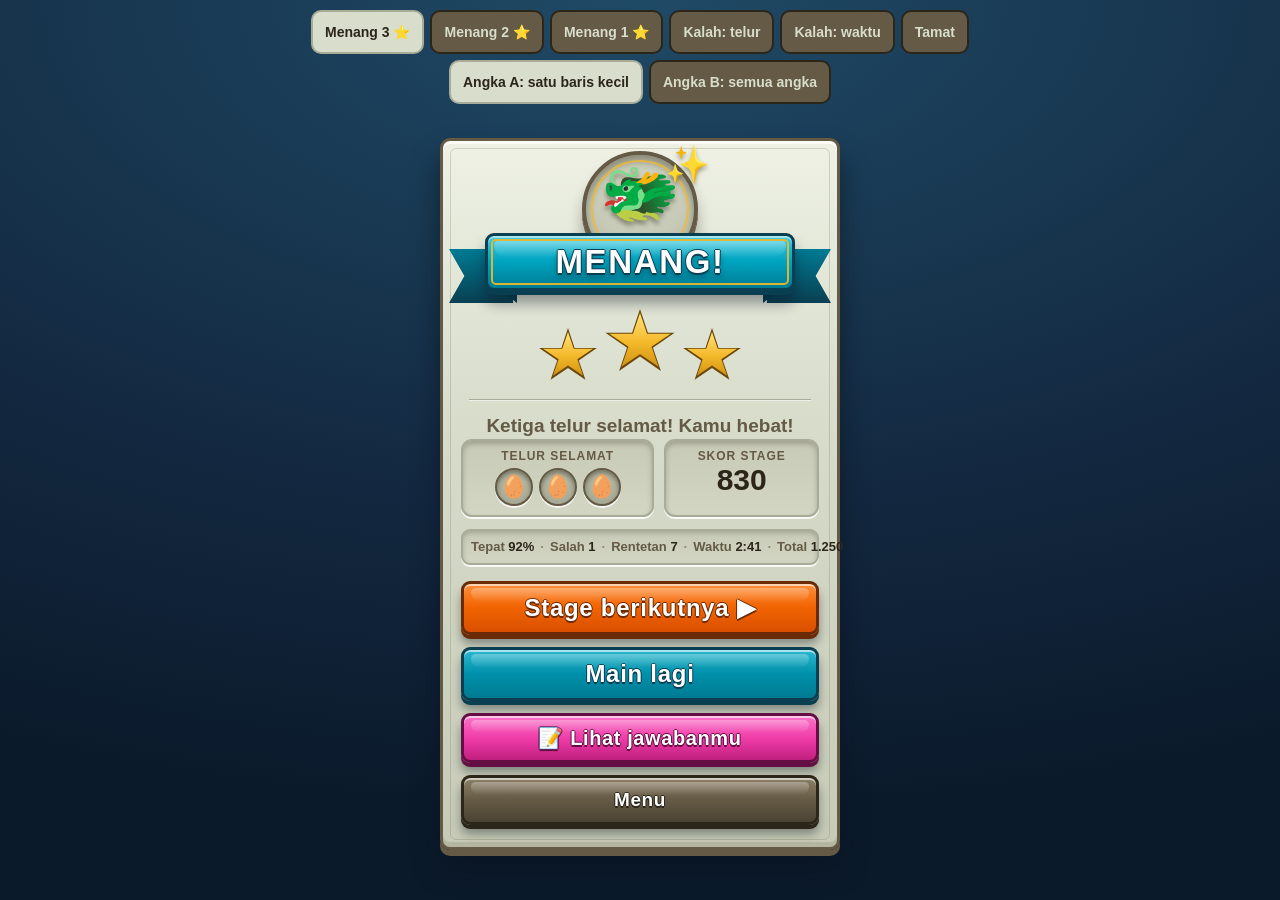
<file: uji-gaya-layar-akhir.html>
<!DOCTYPE html>
<html lang="id">
<head>
<meta charset="utf-8">
<meta name="viewport" content="width=device-width,initial-scale=1">
<title>Uji gaya layar menang dan kalah</title>
<style>
/* =====================================================================
   UJI GAYA — layar menang / kalah Naga Penjaga (berkas terpisah, tidak dipakai game)
   Semua warna ada di :root. Cahaya selalu dari ATAS: kilau di bagian atas,
   bayangan dan "tebing" di bagian bawah, tidak pernah ke samping.
   ===================================================================== */
:root{
  /* palet inti (diukur dari strip warna di gambar referensi) */
  --tosca:#00a5c1; --navy:#132840; --krem:#d8ddcc; --cokelat:#645a45; --oranye:#f16301; --pink:#f03da9;
  /* turunan palet: lebih terang (hi), lebih gelap (lo), tepi (dk) */
  --tosca-hi:#3fcbe0; --tosca-lo:#007b93; --tosca-dk:#0a3f52;
  --oranye-hi:#ff8f3a; --oranye-lo:#d94f00; --oranye-dk:#6a2a05;
  --cokelat-hi:#8d7f66; --cokelat-lo:#4b4233; --cokelat-dk:#2b251a;
  --krem-hi:#eef1e4; --krem-lo:#c6cab6; --krem-dk:#a7ab97;
  /* pengecualian yang diminta di prompt (di luar 6 warna palet): emas untuk bintang dan hiasan pita, merah tua untuk pita kalah */
  --emas-hi:#ffe27a; --emas:#f4b92a; --emas-lo:#c98a0e; --emas-dk:#6b4708;
  --merah-hi:#c8404f; --merah:#a02334; --merah-dk:#4a0f19;
  --font:"Trebuchet MS","Segoe UI",Roboto,"Helvetica Neue",Arial,sans-serif;
  --font-judul:"Arial Narrow","Roboto Condensed","HelveticaNeue-CondensedBold","Franklin Gothic Medium Cond","Trebuchet MS","Segoe UI",Arial,sans-serif;   /* huruf sempit bila ada di perangkat; bila tidak, huruf biasa */
  --emoji:"Apple Color Emoji","Segoe UI Emoji","Noto Color Emoji",sans-serif;
}
*{box-sizing:border-box}
html,body{margin:0;min-height:100%}
body{font-family:var(--font);color:var(--cokelat-dk);background:radial-gradient(120% 90% at 50% 0%,#1f4a66 0%,var(--navy) 62%,#0b1a2b 100%) fixed;-webkit-tap-highlight-color:transparent}

/* ---- tombol pengganti keadaan (alat uji, bukan bagian desain) ---- */
.ctl{display:flex;flex-wrap:wrap;gap:6px;justify-content:center;padding:10px 10px 0}
.ctl button{font:inherit;font-size:14px;font-weight:700;min-height:44px;padding:6px 12px;border-radius:10px;border:2px solid var(--cokelat-dk);background:var(--cokelat);color:var(--krem);cursor:pointer}
.ctl button[aria-pressed=true]{background:var(--krem);color:var(--cokelat-dk);border-color:var(--krem-dk)}

.stage{display:flex;justify-content:center;padding:34px 12px 28px}

/* ---- PANEL: krem batu, tepi cokelat tipis, "tebing" gelap di bawah, bayangan lembut ---- */
.panel{position:relative;width:min(100%,400px);padding:18px 18px 22px;border:3px solid var(--cokelat);border-radius:10px;
  background:linear-gradient(180deg,var(--krem-hi) 0%,var(--krem) 38%,var(--krem-lo) 100%);
  box-shadow:inset 0 3px 0 rgba(255,255,255,.75),inset 0 -5px 0 rgba(100,90,69,.18),0 6px 0 var(--cokelat),0 18px 26px rgba(8,18,30,.6)}
.panel::before{content:"";position:absolute;inset:7px;border-radius:6px;border:1.5px solid rgba(100,90,69,.22);pointer-events:none}

/* ---- gambar tokoh: emoji besar ---- */
/* medali cekung (piring) tempat emoji, seperti lubang telur: emoji tidak lagi "menempel" di panel */
.hero{position:relative;width:116px;height:116px;margin:-8px auto 0;border-radius:50%;display:flex;align-items:center;justify-content:center;padding-bottom:30px;
  font-family:var(--emoji);font-size:64px;line-height:1;border:4px solid var(--cokelat);
  background:radial-gradient(circle at 50% 28%,#cfd3bf 0%,var(--krem-lo) 55%,#aeb29d 100%);
  box-shadow:inset 0 6px 9px rgba(50,45,30,.42),0 4px 0 var(--cokelat),0 6px 0 rgba(255,255,255,.0),0 14px 14px rgba(40,34,20,.32)}
.hero::before{content:"";position:absolute;inset:5px;border-radius:50%;border:2px solid var(--emas);opacity:.75;pointer-events:none}
.hero .em,.hero .sec img{position:relative;filter:drop-shadow(0 4px 2px rgba(40,34,20,.4))}
.hero .em img{width:1em;height:1em;object-fit:contain;display:block}
.hero .sec{position:absolute;right:-16px;top:-8px;font-size:36px;filter:drop-shadow(0 3px 2px rgba(40,34,20,.4))}
.hero .sec img{width:1em;height:1em;object-fit:contain;display:block}

/* ---- PITA: badan tengah bergradasi, ekor bersudut gelap di kiri-kanan, garis hiasan emas ---- */
.ribbon{--c-hi:var(--tosca-hi);--c:var(--tosca);--c-lo:var(--tosca-lo);--c-tail-hi:var(--tosca-lo);--c-tail-lo:var(--tosca-dk);--c-edge:var(--tosca-dk);
  position:relative;height:74px;margin:-34px -12px 0}
.ribbon.kalah{--c-hi:var(--merah-hi);--c:var(--merah);--c-lo:#7b1a2a;--c-tail-hi:#7b1a2a;--c-tail-lo:var(--merah-dk);--c-edge:var(--merah-dk)}
.tail{position:absolute;top:16px;width:64px;height:54px;background:linear-gradient(180deg,var(--c-tail-hi),var(--c-tail-lo));
  clip-path:polygon(0 0,100% 0,100% 100%,0 100%,24% 50%);filter:drop-shadow(0 3px 0 var(--c-edge))}
.tail.l{left:0} .tail.r{right:0;transform:scaleX(-1)}
.fold{position:absolute;top:56px;width:18px;height:14px;background:var(--c-edge);clip-path:polygon(0 0,100% 0,100% 100%)}
.fold.l{left:50px} .fold.r{right:50px;transform:scaleX(-1)}
.band{position:absolute;left:36px;right:36px;top:0;height:58px;display:flex;align-items:center;justify-content:center;
  border:3px solid var(--c-edge);border-radius:9px;background:linear-gradient(180deg,var(--c-hi) 0%,var(--c) 48%,var(--c-lo) 100%);
  box-shadow:inset 0 2px 0 rgba(255,255,255,.55),0 4px 0 var(--c-edge),0 12px 14px rgba(8,18,30,.4)}
.band::before{content:"";position:absolute;inset:3px;border-radius:5px;border:2px solid var(--emas);opacity:.9;pointer-events:none}
.band::after{content:"";position:absolute;left:6px;right:6px;top:5px;height:30%;border-radius:4px 4px 12px 12px;background:linear-gradient(180deg,rgba(255,255,255,.34),rgba(255,255,255,0));pointer-events:none}
.band b{position:relative;z-index:1;font-family:var(--font-judul);font-stretch:condensed;font-size:33px;letter-spacing:.05em;text-transform:uppercase;font-weight:900;color:#fff;
  text-shadow:0 2px 0 var(--c-edge),0 -1px 0 var(--c-edge),1px 0 0 var(--c-edge),-1px 0 0 var(--c-edge),0 4px 6px rgba(0,0,0,.35)}

/* ---- BINTANG: dua lapis bentuk bintang yang sama (tepi gelap + isi emas), sedikit melengkung ---- */
.stars{display:flex;justify-content:center;align-items:flex-end;gap:6px;height:72px;margin-top:6px}
.star{position:relative;width:60px;height:57px}
.star i,.star u{position:absolute;display:block;clip-path:polygon(50% 0,61% 35%,98% 35%,68% 57%,79% 91%,50% 70%,21% 91%,32% 57%,2% 35%,39% 35%)}
.star i{inset:0;background:var(--emas-dk);filter:drop-shadow(0 3px 0 rgba(60,40,5,.55))}
.star u{inset:4px 4px 5px 4px;background:linear-gradient(180deg,var(--emas-hi) 0%,var(--emas) 50%,var(--emas-lo) 100%)}
.star.mid{width:72px;height:68px;margin-bottom:8px}
.star.off u{background:linear-gradient(180deg,#2a4560,var(--navy))}
.star.off i{background:#0a1522;filter:none}
.stars.pop .star{animation:pop .5s cubic-bezier(.3,1.6,.5,1) both}
.stars.pop .star:nth-child(2){animation-delay:.12s} .stars.pop .star:nth-child(3){animation-delay:.24s}
@keyframes pop{from{transform:scale(.2);opacity:0}to{transform:scale(1);opacity:1}}

/* ---- teks pendek ---- */
.msg{margin:10px 6px 0;text-align:center;font-size:19px;line-height:1.35;font-weight:700;color:var(--cokelat)}
.rule{height:2px;margin:14px 8px 12px;background:var(--krem-dk);border-bottom:1px solid rgba(255,255,255,.8)}

/* ---- lubang telur dan pelat skor: cekung (bayangan di dalam, cahaya di tepi bawah) ---- */
.info{display:grid;grid-template-columns:1.25fr 1fr;gap:10px}
.plate{border-radius:11px;padding:8px 8px 9px;text-align:center;border:2px solid var(--krem-dk);
  background:linear-gradient(180deg,var(--krem-lo),#d3d6c3);box-shadow:inset 0 3px 5px rgba(60,54,38,.28),0 2px 0 rgba(255,255,255,.85)}
.plate small{display:block;font-size:12px;font-weight:800;letter-spacing:.08em;text-transform:uppercase;color:var(--cokelat)}
.plate strong{display:block;font-size:30px;line-height:1.1;color:var(--cokelat-dk);font-weight:900}
.slots{display:flex;justify-content:center;gap:6px;margin-top:5px}
.slot{width:38px;height:38px;border-radius:50%;display:flex;align-items:center;justify-content:center;font-family:var(--emoji);font-size:22px;
  background:radial-gradient(circle at 50% 30%,#b9bda9,#a2a690);box-shadow:inset 0 3px 4px rgba(50,45,30,.45),0 2px 0 rgba(255,255,255,.8);border:2px solid var(--cokelat)}
.slot.off span{filter:grayscale(1);opacity:.3}

/* ---- TOMBOL: gradasi, tepi gelap 3 px, kilau di setengah atas, tebing 4 px di bawah ---- */
.btns{display:grid;gap:12px;margin-top:16px}
.btn{--hi:var(--oranye-hi);--mid:var(--oranye);--lo:var(--oranye-lo);--edge:var(--oranye-dk);
  position:relative;min-height:54px;padding:8px 18px;font-family:var(--font-judul);font-stretch:condensed;font-size:24px;font-weight:900;letter-spacing:.03em;color:#fff;cursor:pointer;
  border:3px solid var(--edge);border-radius:9px;background:linear-gradient(180deg,var(--hi) 0%,var(--mid) 50%,var(--lo) 100%);
  box-shadow:inset 0 2px 0 rgba(255,255,255,.6),0 4px 0 var(--edge),0 9px 10px rgba(8,18,30,.38);
  text-shadow:0 2px 0 var(--edge),0 -1px 0 var(--edge),1px 0 0 var(--edge),-1px 0 0 var(--edge);transition:transform .08s,box-shadow .08s}
.btn::after{content:"";position:absolute;left:7px;right:7px;top:4px;height:30%;border-radius:6px 6px 12px 12px;background:linear-gradient(180deg,rgba(255,255,255,.3),rgba(255,255,255,0));pointer-events:none}
.btn:active{transform:translateY(3px);box-shadow:inset 0 2px 0 rgba(255,255,255,.5),0 1px 0 var(--edge),0 3px 4px rgba(8,18,30,.35)}
.btn:focus-visible{outline:3px solid var(--navy);outline-offset:3px}
.btn.kedua{--hi:#2bb9d1;--mid:#0090a9;--lo:var(--tosca-lo);--edge:var(--tosca-dk)}   /* tosca sedikit digelapkan supaya teks putih lebih terbaca (kontras ≥ 3,5) */
.btn.pasif{--hi:var(--cokelat-hi);--mid:var(--cokelat);--lo:var(--cokelat-lo);--edge:var(--cokelat-dk);font-size:19px;min-height:50px}
.btn.khusus{--hi:#fa74c8;--mid:#f03da9;--lo:#bf1f7e;--edge:#650e44;font-size:20px;min-height:50px}   /* merah muda: hanya untuk "Lihat jawabanmu" */
.hidden{display:none !important}

/* ---- angka tambahan. Varian A: satu baris kecil. Varian B: semua angka sebagai petak kecil ---- */
.stats{margin-top:12px}
.stats.a{padding:6px 8px;border-radius:9px;text-align:center;font-size:13px;font-weight:700;line-height:1.55;color:var(--cokelat);border:2px solid var(--krem-dk);
  background:linear-gradient(180deg,var(--krem-lo),#d3d6c3);box-shadow:inset 0 2px 4px rgba(60,54,38,.25),0 2px 0 rgba(255,255,255,.85)}
.stats.a b{color:var(--cokelat-dk);font-weight:900}
.stats.a span{white-space:nowrap}
.stats.a span+span::before{content:"·";margin:0 6px;opacity:.6}
.stats.b{display:grid;grid-template-columns:1fr 1fr;gap:6px}
.stats.b div{padding:5px 6px 6px;border-radius:9px;text-align:center;border:2px solid var(--krem-dk);background:linear-gradient(180deg,var(--krem-lo),#d3d6c3);box-shadow:inset 0 2px 4px rgba(60,54,38,.25),0 2px 0 rgba(255,255,255,.85)}
.stats.b small{display:block;font-size:11px;font-weight:800;letter-spacing:.06em;text-transform:uppercase;color:var(--cokelat)}
.stats.b strong{display:block;font-size:19px;line-height:1.15;color:var(--cokelat-dk);font-weight:900}
.stats.b div:last-child:nth-child(odd){grid-column:1 / -1}
.ctl.v{padding-top:6px}

/* ---- HP mendatar pendek: dua kolom supaya muat tanpa digulir ---- */
@media (max-height:700px) and (min-width:620px){
  .stage{padding:14px 12px}
  .panel{width:min(100%,760px);display:grid;grid-template-columns:1fr 1fr;column-gap:20px;align-items:center;padding:12px 18px 16px}
  .panel::before{inset:6px}
  .left{grid-column:1} .right{grid-column:2}
  .hero{width:84px;height:84px;font-size:40px;padding-bottom:22px;margin-top:-4px;border-width:3px} .hero .sec{font-size:26px;right:-12px;top:-6px}
  .ribbon{margin-top:-22px}
  .stars{height:52px;margin-top:2px} .star{width:44px;height:42px} .star.mid{width:54px;height:51px;margin-bottom:6px}
  .rule{margin:8px 8px 6px} .msg{margin-top:6px;font-size:17px}
  .btns{margin-top:8px;gap:6px;grid-template-columns:1fr 1fr}
  .btns .btn{min-height:46px;font-size:19px;padding:4px 10px} .btns .btn:first-child{grid-column:1 / -1}
  .btns:has(.kedua) .btn.khusus{grid-column:1 / -1;order:9}      /* 4 tombol: utama penuh, Main lagi + Menu berdampingan, Lihat jawabanmu penuh */
  .btns .btn:nth-child(2):last-child{grid-column:1 / -1}          /* 2 tombol: keduanya penuh */
  .stats.b{grid-template-columns:repeat(6,1fr)}
  .stats.b div,.stats.b div:last-child:nth-child(odd){grid-column:span 2}
  .stats.b div:nth-child(4):nth-last-child(2),.stats.b div:nth-child(5):last-child{grid-column:span 3}
  .stats.b div:nth-child(4):last-child{grid-column:span 6}
  .info{gap:8px} .plate{padding:5px 6px 6px} .plate strong{font-size:24px} .slot{width:32px;height:32px;font-size:18px} .slots{margin-top:3px}
  .stats{margin-top:8px} .stats.a{padding:4px 6px;font-size:12px;line-height:1.4}
  .stats.b{gap:4px} .stats.b div{padding:3px 4px 4px} .stats.b strong{font-size:16px} .stats.b small{font-size:10px}
}
@media (prefers-reduced-motion:reduce){.stars.pop .star{animation:none}.btn{transition:none}}
@media (max-width:380px){.band b{font-size:28px}.btn{font-size:21px}.msg{font-size:17px}}
</style>
</head>
<body>

<div class="ctl" id="ctlS" role="group" aria-label="Ganti keadaan layar contoh">
  <button type="button" data-s="m3" aria-pressed="true">Menang 3 ⭐</button>
  <button type="button" data-s="m2" aria-pressed="false">Menang 2 ⭐</button>
  <button type="button" data-s="m1" aria-pressed="false">Menang 1 ⭐</button>
  <button type="button" data-s="k" aria-pressed="false">Kalah: telur</button>
  <button type="button" data-s="w" aria-pressed="false">Kalah: waktu</button>
  <button type="button" data-s="t" aria-pressed="false">Tamat</button>
</div>
<div class="ctl v" id="ctlV" role="group" aria-label="Pilih tampilan angka tambahan">
  <button type="button" data-v="a" aria-pressed="true">Angka A: satu baris kecil</button>
  <button type="button" data-v="b" aria-pressed="false">Angka B: semua angka</button>
</div>

<div class="stage">
  <section class="panel" id="panel" aria-live="polite">
    <div class="left">
      <div class="hero" id="hero"></div>
      <div class="ribbon" id="ribbon">
        <div class="tail l"></div><div class="tail r"></div><div class="fold l"></div><div class="fold r"></div>
        <div class="band"><b id="title"></b></div>
      </div>
      <div class="stars pop" id="stars"></div>
      <div class="rule"></div>
      <p class="msg" id="msg"></p>
    </div>
    <div class="right">
      <div class="info" id="info"></div>
      <div class="stats a" id="stats"></div>
      <div class="btns" id="btns"></div>
    </div>
  </section>
</div>

<script>
/* Keadaan contoh. Bintang mengikuti aturan game sekarang: telur selamat dan ketepatan.
   3 bintang = telur >= 2 dan ketepatan >= 80%; 2 bintang = telur >= 2 atau ketepatan >= 60%; selain itu 1.
   plates = dua pelat besar; stats = angka tambahan [label panjang, label pendek, nilai]. */
var LJ = ['Ketepatan', 'Tepat'], KS = ['Kesalahan', 'Salah'], RT = ['Rentetan terbaik', 'Rentetan'], WK = ['Waktu main', 'Waktu'];
var BTN_MENANG = ['Stage berikutnya ▶', 'Main lagi', '📝 Lihat jawabanmu', 'Menu'];
function eggs(n) { var h = '<div class="slots">', i; for (i = 0; i < 3; i++) h += '<span class="slot' + (i < n ? '' : ' off') + '"><span>🥚</span></span>'; return h + '</div>'; }
var S = {
  m3: { win: true, stars: 3, t: 'MENANG!', msg: 'Ketiga telur selamat! Kamu hebat!', btn: BTN_MENANG,
        plates: [['Telur selamat', eggs(3)], ['Skor stage', '<strong>830</strong>']],
        stats: [LJ.concat('92%'), KS.concat('1'), RT.concat('7'), WK.concat('2:41'), ['Skor total', 'Total', '1.250']] },
  m2: { win: true, stars: 2, t: 'MENANG!', msg: 'Dua telur selamat. Ayo lebih teliti lagi!', btn: BTN_MENANG,
        plates: [['Telur selamat', eggs(2)], ['Skor stage', '<strong>560</strong>']],
        stats: [LJ.concat('78%'), KS.concat('3'), RT.concat('5'), WK.concat('3:12'), ['Skor total', 'Total', '980']] },
  m1: { win: true, stars: 1, t: 'MENANG!', msg: 'Satu telur selamat. Hampir saja dicuri!', btn: BTN_MENANG,
        plates: [['Telur selamat', eggs(1)], ['Skor stage', '<strong>380</strong>']],
        stats: [LJ.concat('64%'), KS.concat('6'), RT.concat('3'), WK.concat('4:05'), ['Skor total', 'Total', '640']] },
  k:  { win: false, t: 'KALAH', msg: 'Penyihir membawa kabur telurmu! Coba lagi, pasti bisa!', hero: ['🧙', '🥚'], btn: ['Coba lagi', '📝 Lihat jawabanmu', 'Menu'],
        plates: [['Telur selamat', eggs(0)], ['Skor stage', '<strong>210</strong>']],
        stats: [LJ.concat('51%'), KS.concat('9'), RT.concat('2'), WK.concat('2:05')] },
  w:  { win: false, t: 'KALAH', msg: 'Waktu habis! Coba lagi, pasti bisa!', hero: ['⏰', '🥚'], btn: ['Coba lagi', '📝 Lihat jawabanmu', 'Menu'],
        plates: [['Telur selamat', eggs(2)], ['Skor stage', '<strong>450</strong>']],
        stats: [LJ.concat('70%'), KS.concat('4'), RT.concat('6'), WK.concat('5:00')] },
  t:  { win: true, stars: 3, t: 'MENANG!', msg: 'Penyihir Jahat kalah. Dunia aman berkat kamu!', hero: ['🐲', '🎉'], btn: ['Main lagi', '📝 Lihat jawabanmu'],
        plates: [['Bintang', '<strong>8 / 9</strong>'], ['Skor total', '<strong>3.420</strong>']],
        stats: [['Stage 1', 'Stage 1', '⭐⭐⭐'], ['Stage 2', 'Stage 2', '⭐⭐'], ['Stage 3', 'Stage 3', '⭐⭐⭐']] }
};
/* Gambar medali. Untuk lambang resmi nanti: ganti isi baris ini dengan nama berkas gambar di folder yang sama (mis. 'lambang-menang.png'). */
var HERO_ART = { menang: '🐲', lencanaMenang: '✨' };
function $(id) { return document.getElementById(id); }
function art(cls, v) {
  return '<span class="' + cls + '">' + (/\.(png|jpe?g|svg|webp|gif)$/i.test(v) ? '<img alt="" src="' + v + '">' : v) + '</span>';
}
var cur = 'm3', variant = 'a';
function show() {
  var s = S[cur], i, h, hero = s.hero || [HERO_ART.menang, HERO_ART.lencanaMenang];
  $('hero').innerHTML = art('em', hero[0]) + art('sec', hero[1]);
  $('ribbon').className = 'ribbon' + (s.win ? '' : ' kalah');
  $('title').textContent = s.t;
  $('msg').textContent = s.msg;
  h = '';
  if (s.win) for (i = 0; i < 3; i++) h += '<span class="star' + (i === 1 ? ' mid' : '') + (i < s.stars ? '' : ' off') + '"><i></i><u></u></span>';
  $('stars').innerHTML = h;
  $('info').innerHTML = s.plates.map(function (p) { return '<div class="plate"><small>' + p[0] + '</small>' + p[1] + '</div>'; }).join('');
  var st = $('stats'); st.className = 'stats ' + variant;
  st.innerHTML = variant === 'a'
    ? s.stats.map(function (r) { return '<span>' + r[1] + ' <b>' + r[2] + '</b></span>'; }).join('')
    : s.stats.map(function (r) { return '<div><small>' + r[0] + '</small><strong>' + r[2] + '</strong></div>'; }).join('');
  $('btns').innerHTML = s.btn.map(function (t, k) {
    var cls = k === 0 ? '' : (t === 'Menu' ? ' pasif' : (/jawaban/.test(t) ? ' khusus' : ' kedua'));
    return '<button type="button" class="btn' + cls + '">' + t + '</button>';
  }).join('');
  Array.prototype.forEach.call(document.querySelectorAll('#ctlS button'), function (b) { b.setAttribute('aria-pressed', b.getAttribute('data-s') === cur ? 'true' : 'false'); });
  Array.prototype.forEach.call(document.querySelectorAll('#ctlV button'), function (b) { b.setAttribute('aria-pressed', b.getAttribute('data-v') === variant ? 'true' : 'false'); });
  var sr = $('stars'); sr.classList.remove('pop'); void sr.offsetWidth; sr.classList.add('pop');
}
$('ctlS').addEventListener('click', function (e) { var b = e.target.closest('button'); if (b) { cur = b.getAttribute('data-s'); show(); } });
$('ctlV').addEventListener('click', function (e) { var b = e.target.closest('button'); if (b) { variant = b.getAttribute('data-v'); show(); } });
(function () { var m = /^#(\w+?)(?:-(a|b))?$/.exec(location.hash || ''); if (m && S[m[1]]) cur = m[1]; if (m && m[2]) variant = m[2]; show(); })();
</script>
</body>
</html>
</file>
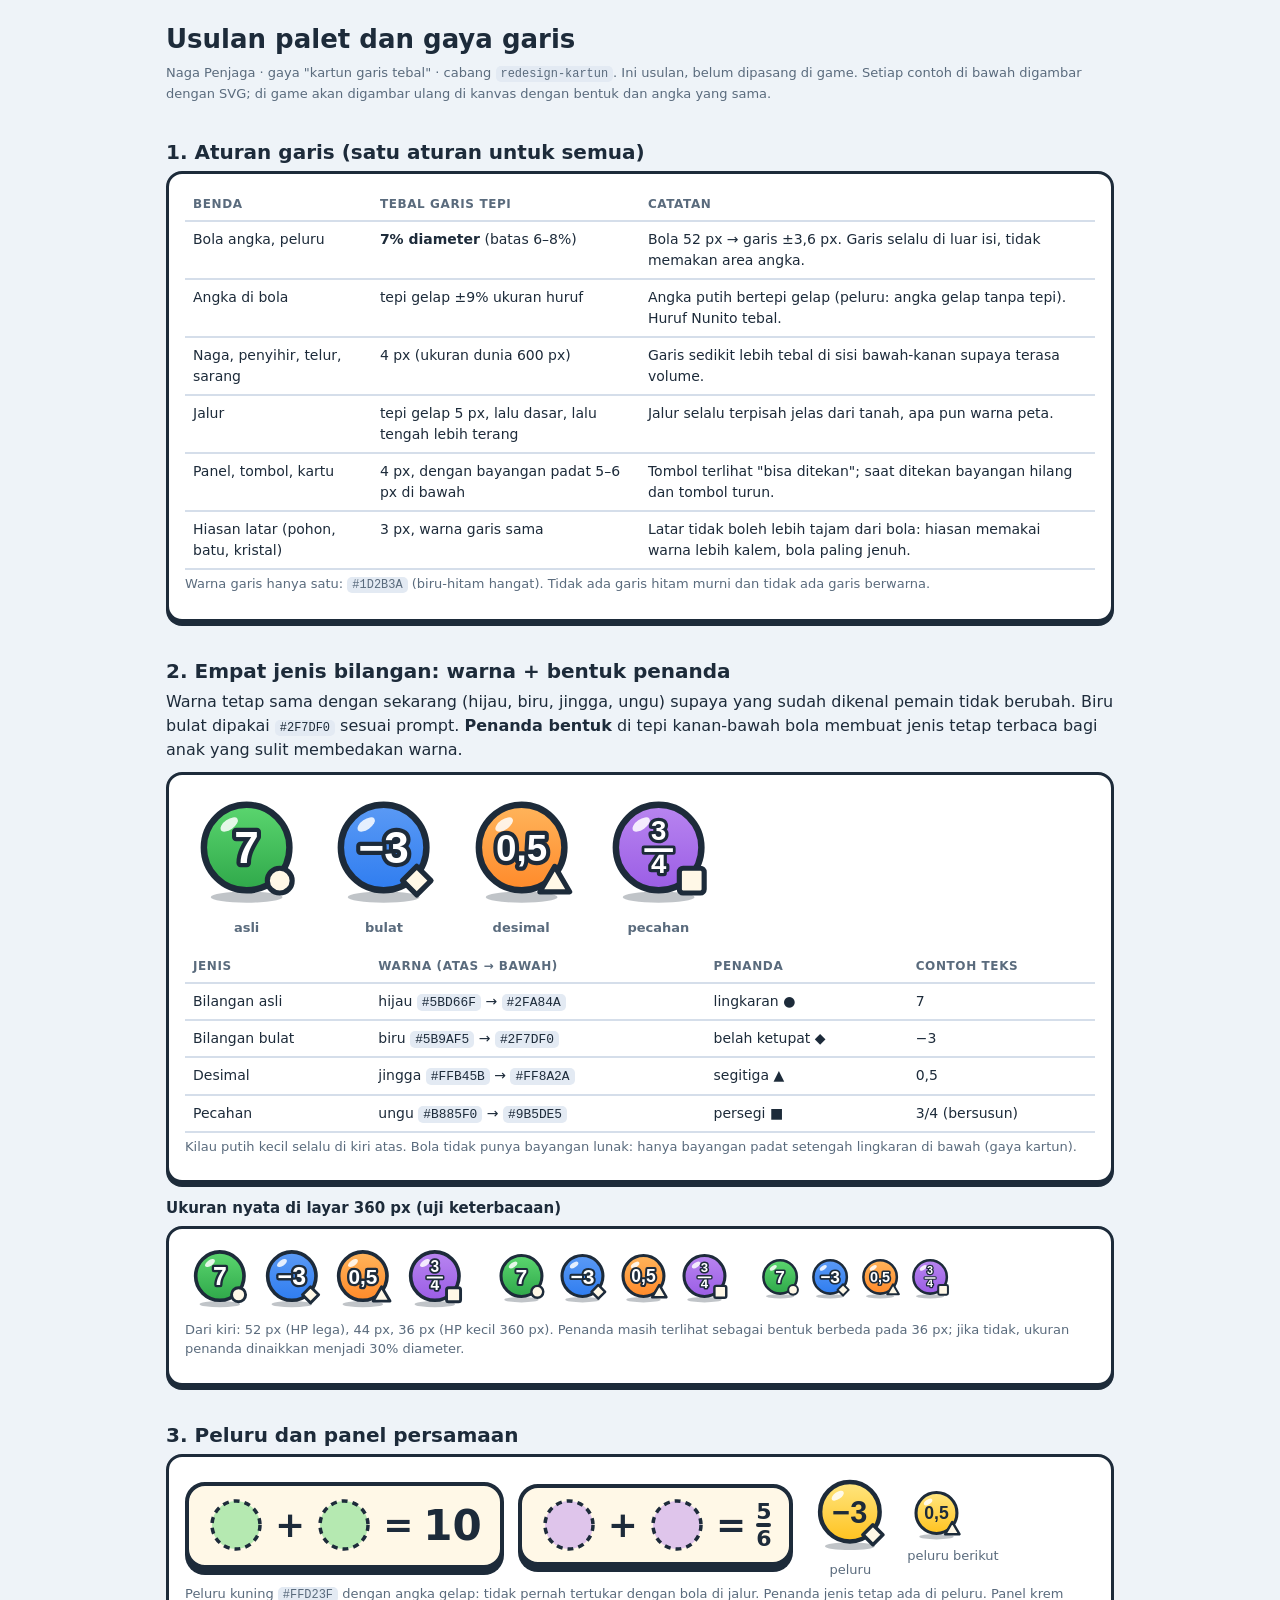
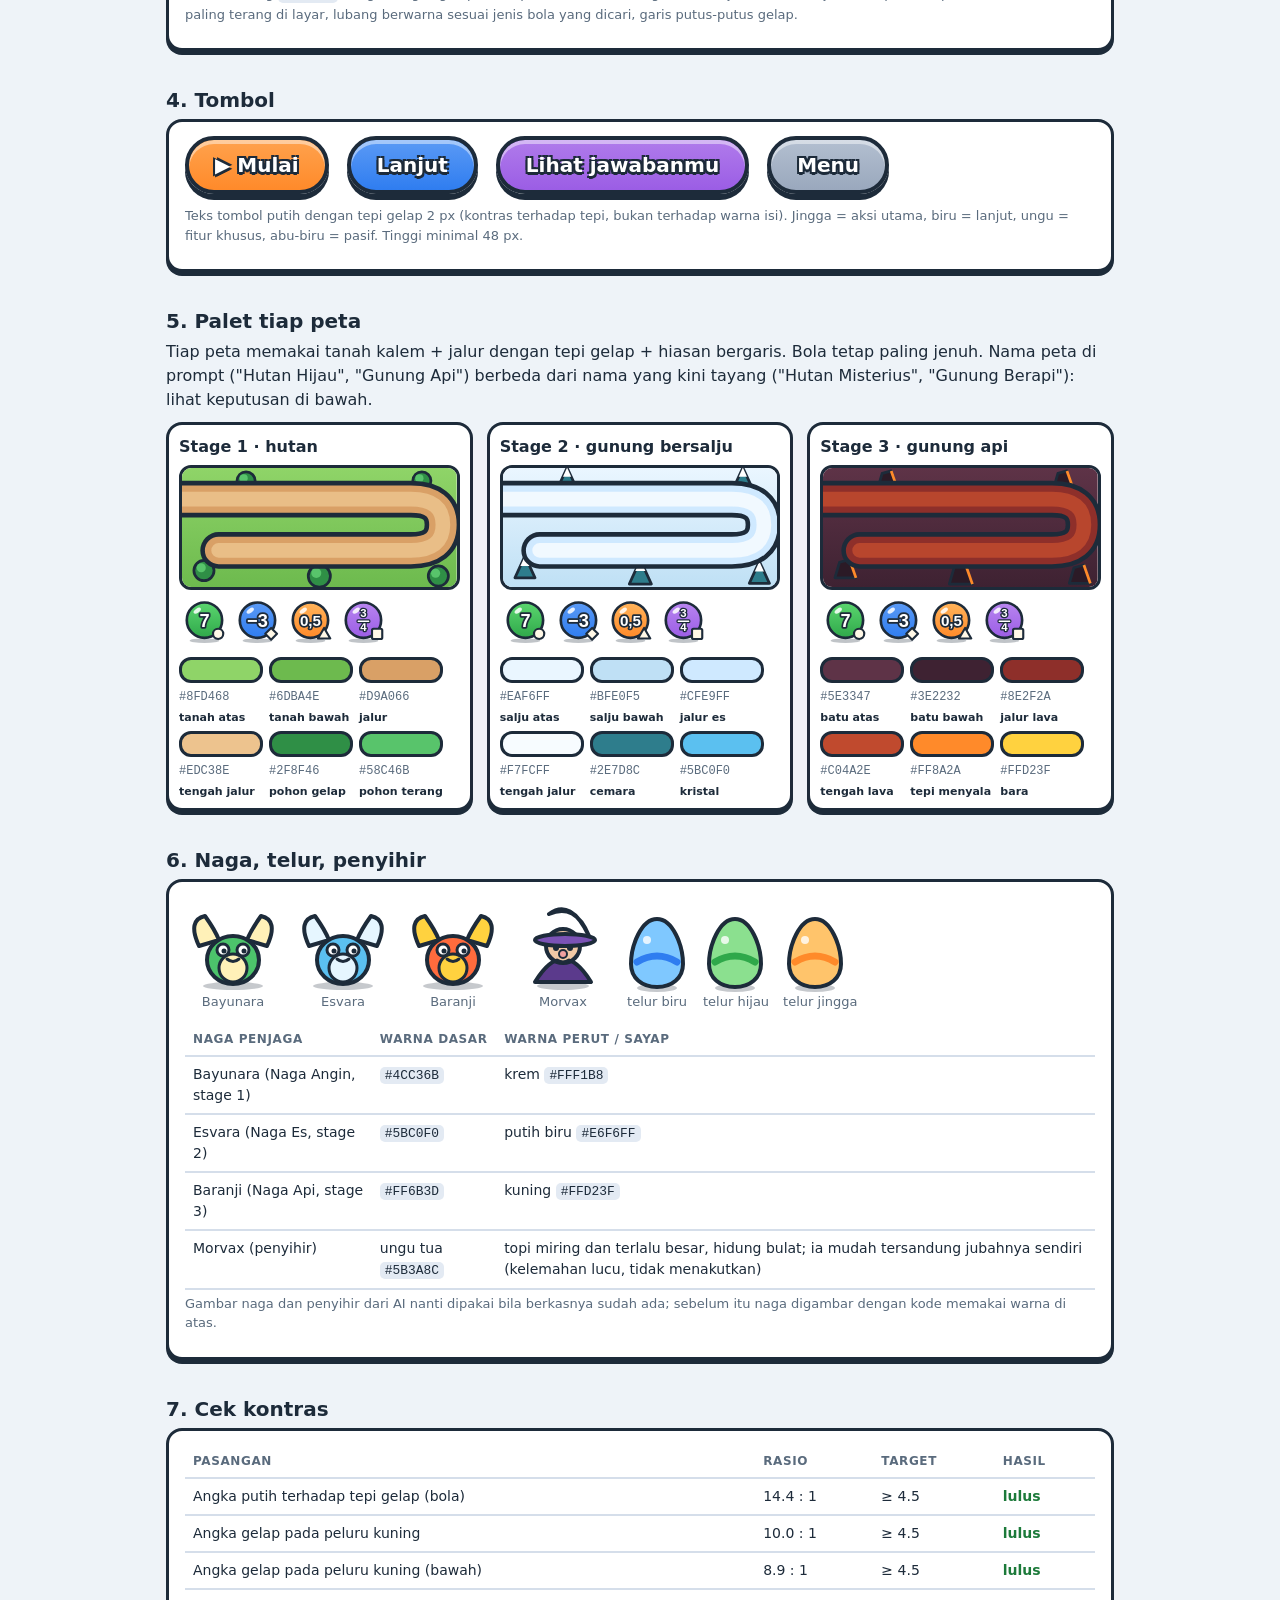
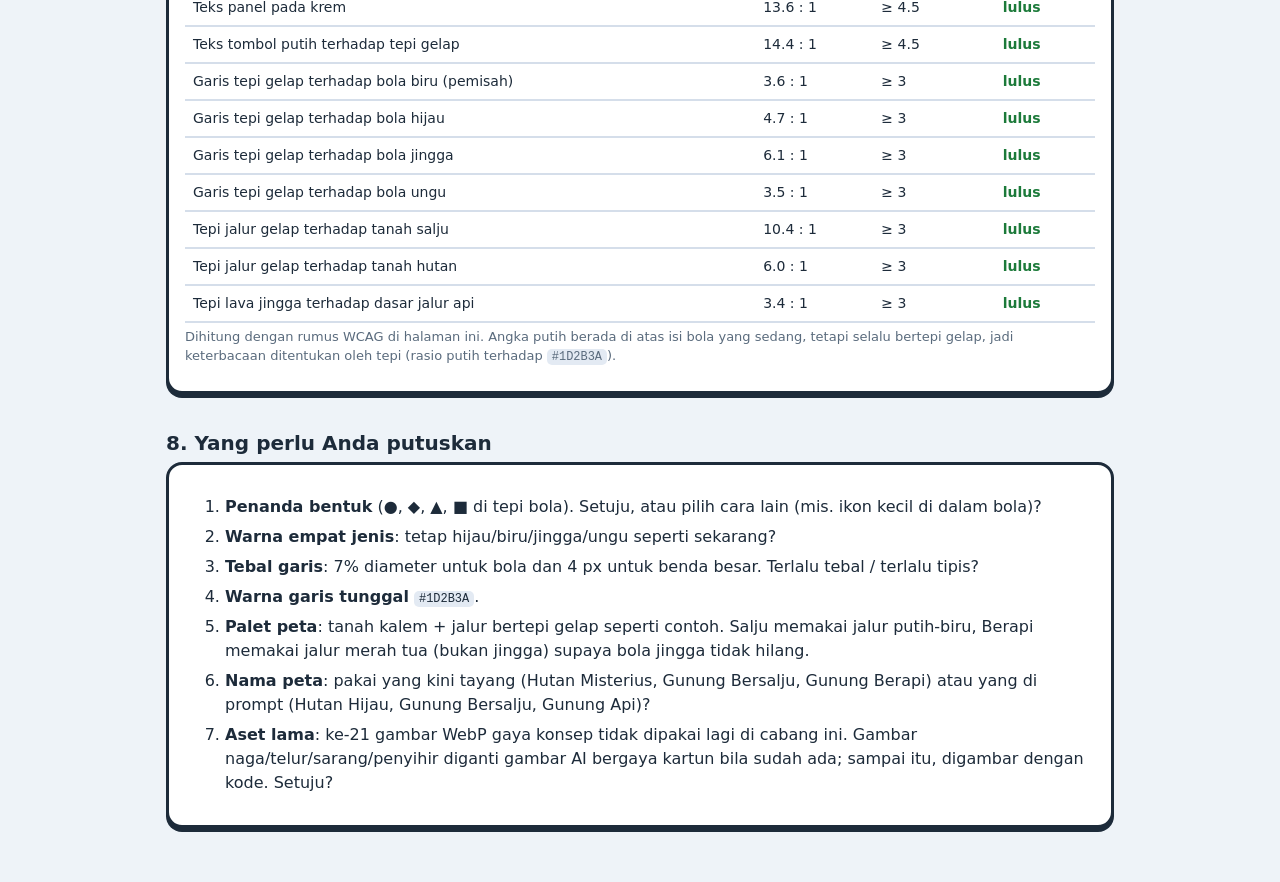
<file: gaya-kartun/usulan-palet-garis.html>
<!doctype html>
<html lang="id">
<head>
<meta charset="utf-8">
<meta name="viewport" content="width=device-width,initial-scale=1">
<title>Usulan palet dan gaya garis — Naga Penjaga (kartun garis tebal)</title>
<style>
:root{
  --garis:#1D2B3A;          /* satu-satunya warna garis tepi di seluruh game */
  --krem:#FFF8E7;           /* panel, kilau, angka */
  --kuning:#FFD23F;         /* peluru */
  --jingga:#FF8A2A; --biru:#2F7DF0; --ungu:#9B5DE5; --pasif:#9AA8BD;
  --bg:#EEF3F8; --teks:#1D2B3A; --lembut:#5A6B7D;
}
*{box-sizing:border-box}
body{margin:0;background:var(--bg);color:var(--teks);font-family:"Nunito","Poppins","Segoe UI",system-ui,sans-serif;line-height:1.5}
.wrap{max-width:980px;margin:0 auto;padding:20px 16px 60px}
h1{font-size:26px;margin:0 0 4px} h2{font-size:20px;margin:34px 0 4px} h3{font-size:15px;margin:14px 0 6px}
p{margin:4px 0 10px} .kecil{font-size:13px;color:var(--lembut)}
.kartu{background:#fff;border:3px solid var(--garis);border-radius:16px;padding:14px 16px;box-shadow:0 4px 0 var(--garis)}
.baris{display:flex;flex-wrap:wrap;gap:14px;align-items:flex-end}
.sw{width:112px}
.sw i{display:block;height:54px;border:3px solid var(--garis);border-radius:12px}
.sw b{display:block;font-size:13px;margin-top:4px;line-height:1.2} .sw span{font-size:12px;color:var(--lembut);font-family:ui-monospace,Consolas,monospace}
table{border-collapse:collapse;width:100%;font-size:14px}
th,td{border-bottom:2px solid #d5deea;padding:7px 8px;text-align:left;vertical-align:top} th{font-size:12px;text-transform:uppercase;letter-spacing:.05em;color:var(--lembut)}
.tombol{font:inherit;font-weight:900;font-size:20px;color:#fff;border:4px solid var(--garis);border-radius:999px;padding:10px 26px;cursor:default;
  text-shadow:-2px -2px 0 var(--garis),2px -2px 0 var(--garis),-2px 2px 0 var(--garis),2px 2px 0 var(--garis),0 3px 0 var(--garis);
  box-shadow:0 6px 0 var(--garis),inset 0 4px 0 rgba(255,255,255,.45)}
.t-utama{background:linear-gradient(#FFA24D,#FF8A2A)} .t-kedua{background:linear-gradient(#5B9AF5,#2F7DF0)} .t-khusus{background:linear-gradient(#B07BEB,#9B5DE5)} .t-pasif{background:linear-gradient(#B3BFD0,#9AA8BD)}
.ok{color:#1c7a3a;font-weight:800} .gagal{color:#b3261e;font-weight:800}
.stage{display:grid;grid-template-columns:repeat(auto-fit,minmax(280px,1fr));gap:14px}
svg{display:block}
.pilih li{margin:6px 0}
code{background:#e3eaf3;padding:1px 5px;border-radius:5px;font-size:.92em}
</style>
</head>
<body>
<div class="wrap">
<h1>Usulan palet dan gaya garis</h1>
<p class="kecil">Naga Penjaga · gaya "kartun garis tebal" · cabang <code>redesign-kartun</code>. Ini usulan, belum dipasang di game. Setiap contoh di bawah digambar dengan SVG; di game akan digambar ulang di kanvas dengan bentuk dan angka yang sama.</p>

<h2>1. Aturan garis (satu aturan untuk semua)</h2>
<div class="kartu">
<table>
<tr><th>Benda</th><th>Tebal garis tepi</th><th>Catatan</th></tr>
<tr><td>Bola angka, peluru</td><td><b>7% diameter</b> (batas 6–8%)</td><td>Bola 52 px → garis ±3,6 px. Garis selalu di luar isi, tidak memakan area angka.</td></tr>
<tr><td>Angka di bola</td><td>tepi gelap ±9% ukuran huruf</td><td>Angka putih bertepi gelap (peluru: angka gelap tanpa tepi). Huruf Nunito tebal.</td></tr>
<tr><td>Naga, penyihir, telur, sarang</td><td>4 px (ukuran dunia 600 px)</td><td>Garis sedikit lebih tebal di sisi bawah-kanan supaya terasa volume.</td></tr>
<tr><td>Jalur</td><td>tepi gelap 5 px, lalu dasar, lalu tengah lebih terang</td><td>Jalur selalu terpisah jelas dari tanah, apa pun warna peta.</td></tr>
<tr><td>Panel, tombol, kartu</td><td>4 px, dengan bayangan padat 5–6 px di bawah</td><td>Tombol terlihat "bisa ditekan"; saat ditekan bayangan hilang dan tombol turun.</td></tr>
<tr><td>Hiasan latar (pohon, batu, kristal)</td><td>3 px, warna garis sama</td><td>Latar tidak boleh lebih tajam dari bola: hiasan memakai warna lebih kalem, bola paling jenuh.</td></tr>
</table>
<p class="kecil">Warna garis hanya satu: <code>#1D2B3A</code> (biru-hitam hangat). Tidak ada garis hitam murni dan tidak ada garis berwarna.</p>
</div>

<h2>2. Empat jenis bilangan: warna + bentuk penanda</h2>
<p>Warna tetap sama dengan sekarang (hijau, biru, jingga, ungu) supaya yang sudah dikenal pemain tidak berubah. Biru bulat dipakai <code>#2F7DF0</code> sesuai prompt. <b>Penanda bentuk</b> di tepi kanan-bawah bola membuat jenis tetap terbaca bagi anak yang sulit membedakan warna.</p>
<div class="kartu"><div class="baris" id="empat"></div>
<table style="margin-top:12px">
<tr><th>Jenis</th><th>Warna (atas → bawah)</th><th>Penanda</th><th>Contoh teks</th></tr>
<tr><td>Bilangan asli</td><td>hijau <code>#5BD66F</code> → <code>#2FA84A</code></td><td>lingkaran ●</td><td>7</td></tr>
<tr><td>Bilangan bulat</td><td>biru <code>#5B9AF5</code> → <code>#2F7DF0</code></td><td>belah ketupat ◆</td><td>−3</td></tr>
<tr><td>Desimal</td><td>jingga <code>#FFB45B</code> → <code>#FF8A2A</code></td><td>segitiga ▲</td><td>0,5</td></tr>
<tr><td>Pecahan</td><td>ungu <code>#B885F0</code> → <code>#9B5DE5</code></td><td>persegi ■</td><td>3/4 (bersusun)</td></tr>
</table>
<p class="kecil">Kilau putih kecil selalu di kiri atas. Bola tidak punya bayangan lunak: hanya bayangan padat setengah lingkaran di bawah (gaya kartun).</p>
</div>

<h3>Ukuran nyata di layar 360 px (uji keterbacaan)</h3>
<div class="kartu"><div class="baris" id="ukuran" style="align-items:center;gap:2px"></div>
<p class="kecil">Dari kiri: 52 px (HP lega), 44 px, 36 px (HP kecil 360 px). Penanda masih terlihat sebagai bentuk berbeda pada 36 px; jika tidak, ukuran penanda dinaikkan menjadi 30% diameter.</p></div>

<h2>3. Peluru dan panel persamaan</h2>
<div class="kartu"><div class="baris" id="panelbaris" style="align-items:center"></div>
<p class="kecil">Peluru kuning <code>#FFD23F</code> dengan angka gelap: tidak pernah tertukar dengan bola di jalur. Penanda jenis tetap ada di peluru. Panel krem paling terang di layar, lubang berwarna sesuai jenis bola yang dicari, garis putus-putus gelap.</p></div>

<h2>4. Tombol</h2>
<div class="kartu"><div class="baris" style="align-items:center;gap:18px;padding-bottom:8px">
<button class="tombol t-utama">▶ Mulai</button><button class="tombol t-kedua">Lanjut</button><button class="tombol t-khusus">Lihat jawabanmu</button><button class="tombol t-pasif">Menu</button></div>
<p class="kecil">Teks tombol putih dengan tepi gelap 2 px (kontras terhadap tepi, bukan terhadap warna isi). Jingga = aksi utama, biru = lanjut, ungu = fitur khusus, abu-biru = pasif. Tinggi minimal 48 px.</p></div>

<h2>5. Palet tiap peta</h2>
<p>Tiap peta memakai tanah kalem + jalur dengan tepi gelap + hiasan bergaris. Bola tetap paling jenuh. Nama peta di prompt ("Hutan Hijau", "Gunung Api") berbeda dari nama yang kini tayang ("Hutan Misterius", "Gunung Berapi"): lihat keputusan di bawah.</p>
<div class="stage" id="stage"></div>

<h2>6. Naga, telur, penyihir</h2>
<div class="kartu"><div class="baris" id="makhluk"></div>
<table style="margin-top:12px">
<tr><th>Naga penjaga</th><th>Warna dasar</th><th>Warna perut / sayap</th></tr>
<tr><td>Bayunara (Naga Angin, stage 1)</td><td><code>#4CC36B</code></td><td>krem <code>#FFF1B8</code></td></tr>
<tr><td>Esvara (Naga Es, stage 2)</td><td><code>#5BC0F0</code></td><td>putih biru <code>#E6F6FF</code></td></tr>
<tr><td>Baranji (Naga Api, stage 3)</td><td><code>#FF6B3D</code></td><td>kuning <code>#FFD23F</code></td></tr>
<tr><td>Morvax (penyihir)</td><td>ungu tua <code>#5B3A8C</code></td><td>topi miring dan terlalu besar, hidung bulat; ia mudah tersandung jubahnya sendiri (kelemahan lucu, tidak menakutkan)</td></tr>
</table>
<p class="kecil">Gambar naga dan penyihir dari AI nanti dipakai bila berkasnya sudah ada; sebelum itu naga digambar dengan kode memakai warna di atas.</p></div>

<h2>7. Cek kontras</h2>
<div class="kartu"><table id="kontras"><tr><th>Pasangan</th><th>Rasio</th><th>Target</th><th>Hasil</th></tr></table>
<p class="kecil">Dihitung dengan rumus WCAG di halaman ini. Angka putih berada di atas isi bola yang sedang, tetapi selalu bertepi gelap, jadi keterbacaan ditentukan oleh tepi (rasio putih terhadap <code>#1D2B3A</code>).</p></div>

<h2>8. Yang perlu Anda putuskan</h2>
<div class="kartu"><ol class="pilih">
<li><b>Penanda bentuk</b> (●, ◆, ▲, ■ di tepi bola). Setuju, atau pilih cara lain (mis. ikon kecil di dalam bola)?</li>
<li><b>Warna empat jenis</b>: tetap hijau/biru/jingga/ungu seperti sekarang?</li>
<li><b>Tebal garis</b>: 7% diameter untuk bola dan 4 px untuk benda besar. Terlalu tebal / terlalu tipis?</li>
<li><b>Warna garis tunggal</b> <code>#1D2B3A</code>.</li>
<li><b>Palet peta</b>: tanah kalem + jalur bertepi gelap seperti contoh. Salju memakai jalur putih-biru, Berapi memakai jalur merah tua (bukan jingga) supaya bola jingga tidak hilang.</li>
<li><b>Nama peta</b>: pakai yang kini tayang (Hutan Misterius, Gunung Bersalju, Gunung Berapi) atau yang di prompt (Hutan Hijau, Gunung Bersalju, Gunung Api)?</li>
<li><b>Aset lama</b>: ke-21 gambar WebP gaya konsep tidak dipakai lagi di cabang ini. Gambar naga/telur/sarang/penyihir diganti gambar AI bergaya kartun bila sudah ada; sampai itu, digambar dengan kode. Setuju?</li>
</ol></div>
</div>

<script>
var GARIS = '#1D2B3A', KREM = '#FFF8E7', uid = 0;
var JENIS = {
  asli:   { t: '#5BD66F', b: '#2FA84A', m: 'lingkaran', teks: '7' },
  bulat:  { t: '#5B9AF5', b: '#2F7DF0', m: 'belah', teks: '−3' },
  desimal:{ t: '#FFB45B', b: '#FF8A2A', m: 'segitiga', teks: '0,5' },
  pecahan:{ t: '#B885F0', b: '#9B5DE5', m: 'persegi', teks: '3/4' }
};
function penanda(cx, cy, s, bentuk, sw) {
  var h = s / 2, p = 'fill="' + KREM + '" stroke="' + GARIS + '" stroke-width="' + sw + '" stroke-linejoin="round"';
  if (bentuk === 'lingkaran') return '<circle cx="' + cx + '" cy="' + cy + '" r="' + h + '" ' + p + '/>';
  if (bentuk === 'belah') return '<polygon points="' + cx + ',' + (cy - h * 1.15) + ' ' + (cx + h * 1.15) + ',' + cy + ' ' + cx + ',' + (cy + h * 1.15) + ' ' + (cx - h * 1.15) + ',' + cy + '" ' + p + '/>';
  if (bentuk === 'segitiga') return '<polygon points="' + cx + ',' + (cy - h * 1.15) + ' ' + (cx + h * 1.2) + ',' + (cy + h * 0.9) + ' ' + (cx - h * 1.2) + ',' + (cy + h * 0.9) + '" ' + p + '/>';
  return '<rect x="' + (cx - h) + '" y="' + (cy - h) + '" width="' + s + '" height="' + s + '" rx="' + s * 0.15 + '" ' + p + '/>';
}
function bola(d, jenis, peluru) {      // mengembalikan teks SVG sebuah bola (peluru = kuning, angka gelap)
  var J = JENIS[jenis], id = 'g' + (++uid), pad = d * 0.34, W = d + pad, r = d / 2, sw = d * 0.07, cx = r + pad / 2, cy = r + pad / 2 - pad * 0.1, rr = r - sw / 2;
  var atas = peluru ? '#FFE680' : J.t, bawah = peluru ? '#FFC21F' : J.b, tc = peluru ? GARIS : '#fff', fs = d * (J.teks.length > 2 ? 0.40 : 0.48);
  var s = '<svg width="' + W + '" height="' + (W + d * 0.06) + '" viewBox="0 0 ' + W + ' ' + (W + d * 0.06) + '"><defs><linearGradient id="' + id + '" x1="0" y1="0" x2="0" y2="1"><stop offset="0" stop-color="' + atas + '"/><stop offset="1" stop-color="' + bawah + '"/></linearGradient></defs>';
  s += '<ellipse cx="' + cx + '" cy="' + (cy + r * 1.0 + d * 0.04) + '" rx="' + r * 0.78 + '" ry="' + d * 0.06 + '" fill="' + GARIS + '" opacity=".28"/>';   // bayangan padat di bawah
  s += '<circle cx="' + cx + '" cy="' + cy + '" r="' + rr + '" fill="url(#' + id + ')" stroke="' + GARIS + '" stroke-width="' + sw + '"/>';
  s += '<ellipse cx="' + (cx - r * 0.38) + '" cy="' + (cy - r * 0.5) + '" rx="' + r * 0.22 + '" ry="' + r * 0.11 + '" fill="#fff" opacity=".85" transform="rotate(-35 ' + (cx - r * 0.38) + ' ' + (cy - r * 0.5) + ')"/>';
  if (jenis === 'pecahan') {
    var fsz = d * 0.3, lw = d * 0.34;
    ['3', '4'].forEach(function (n, i) { var y = cy + (i ? fsz * 0.92 : -fsz * 0.28), t = '<text x="' + cx + '" y="' + y + '" text-anchor="middle" font-family="Nunito,Poppins,sans-serif" font-weight="900" font-size="' + fsz + '"'; s += t + (peluru ? ' fill="' + tc + '">' : ' fill="#fff" stroke="' + GARIS + '" stroke-width="' + d * 0.07 + '" paint-order="stroke" stroke-linejoin="round">') + n + '</text>'; });
    s += '<rect x="' + (cx - lw / 2) + '" y="' + (cy - fsz * 0.02) + '" width="' + lw + '" height="' + Math.max(2, d * 0.07) + '" rx="1" fill="' + (peluru ? GARIS : '#fff') + '"' + (peluru ? '' : ' stroke="' + GARIS + '" stroke-width="' + d * 0.03 + '"') + '/>';
  } else {
    s += '<text x="' + cx + '" y="' + (cy + fs * 0.36) + '" text-anchor="middle" font-family="Nunito,Poppins,sans-serif" font-weight="900" font-size="' + fs + '"' + (peluru ? ' fill="' + tc + '">' : ' fill="#fff" stroke="' + GARIS + '" stroke-width="' + d * 0.09 + '" paint-order="stroke" stroke-linejoin="round">') + J.teks + '</text>';
  }
  s += penanda(cx + r * 0.72, cy + r * 0.72, d * 0.27, J.m, Math.max(1.6, sw * 0.8));
  return s + '</svg>';
}
var el = function (id) { return document.getElementById(id); };
// 1. empat jenis
el('empat').innerHTML = Object.keys(JENIS).map(function (k) { return '<div style="text-align:center">' + bola(92, k) + '<div class="kecil"><b>' + k + '</b></div></div>'; }).join('');
// ukuran nyata
el('ukuran').innerHTML = [52, 44, 36].map(function (d) { return ['asli', 'bulat', 'desimal', 'pecahan'].map(function (k) { return bola(d, k); }).join(''); }).join('<span style="width:18px"></span>');
// 3. panel + peluru
function lubang(k) { var J = JENIS[k]; return '<svg width="58" height="58"><circle cx="29" cy="29" r="24" fill="' + J.t + '" fill-opacity=".45" stroke="' + GARIS + '" stroke-width="3.5" stroke-dasharray="6 5"/></svg>'; }
var tpanel = function (t, x) { return '<span style="font-weight:900;font-size:' + (x || 36) + 'px">' + t + '</span>'; };
el('panelbaris').innerHTML =
  '<div style="background:' + KREM + ';border:4px solid ' + GARIS + ';border-radius:20px;box-shadow:0 6px 0 ' + GARIS + ';padding:8px 18px;display:flex;align-items:center;gap:10px">' + lubang('asli') + tpanel('+') + lubang('asli') + tpanel('=') + tpanel('10', 42) + '</div>' +
  '<div style="background:' + KREM + ';border:4px solid ' + GARIS + ';border-radius:20px;box-shadow:0 6px 0 ' + GARIS + ';padding:8px 18px;display:flex;align-items:center;gap:10px">' + lubang('pecahan') + tpanel('+') + lubang('pecahan') + tpanel('=') + '<span style="display:inline-block;text-align:center;font-weight:900;line-height:1.05"><span style="font-size:22px">5</span><br><span style="display:block;height:4px;background:' + GARIS + ';border-radius:2px"></span><span style="font-size:22px">6</span></span></div>' +
  '<div style="text-align:center">' + bola(64, 'bulat', true) + '<div class="kecil">peluru</div></div><div style="text-align:center">' + bola(44, 'desimal', true) + '<div class="kecil">peluru berikut</div></div>';
// 5. peta
var PETA = [
  { nama: 'Stage 1 · hutan', tanah: ['#8FD468', '#6DBA4E'], tepi: GARIS, dasar: '#D9A066', tengah: '#EDC38E', hias: 'pohon', pohon: ['#2F8F46', '#58C46B'], pal: [['#8FD468', 'tanah atas'], ['#6DBA4E', 'tanah bawah'], ['#D9A066', 'jalur'], ['#EDC38E', 'tengah jalur'], ['#2F8F46', 'pohon gelap'], ['#58C46B', 'pohon terang']] },
  { nama: 'Stage 2 · gunung bersalju', tanah: ['#EAF6FF', '#BFE0F5'], tepi: GARIS, dasar: '#CFE9FF', tengah: '#F7FCFF', hias: 'cemara', pohon: ['#2E7D8C', '#FFFFFF'], pal: [['#EAF6FF', 'salju atas'], ['#BFE0F5', 'salju bawah'], ['#CFE9FF', 'jalur es'], ['#F7FCFF', 'tengah jalur'], ['#2E7D8C', 'cemara'], ['#5BC0F0', 'kristal']] },
  { nama: 'Stage 3 · gunung api', tanah: ['#5E3347', '#3E2232'], tepi: GARIS, dasar: '#8E2F2A', tengah: '#C04A2E', hias: 'batu', pohon: ['#2B1A26', '#FF8A2A'], pal: [['#5E3347', 'batu atas'], ['#3E2232', 'batu bawah'], ['#8E2F2A', 'jalur lava'], ['#C04A2E', 'tengah lava'], ['#FF8A2A', 'tepi menyala'], ['#FFD23F', 'bara']] }
];
function peta(P, i) {
  var id = 'p' + i, path = 'M-10,34 L250,34 Q285,34 285,62 Q285,90 250,90 L40,90', s = '<svg viewBox="0 0 300 130" width="100%"><defs><linearGradient id="' + id + '" x1="0" y1="0" x2="0" y2="1"><stop offset="0" stop-color="' + P.tanah[0] + '"/><stop offset="1" stop-color="' + P.tanah[1] + '"/></linearGradient></defs><rect width="300" height="130" fill="url(#' + id + ')"/>';
  var deco = function (x, y, k) {
    if (P.hias === 'pohon') return '<circle cx="' + x + '" cy="' + y + '" r="' + 11 * k + '" fill="' + P.pohon[0] + '" stroke="' + GARIS + '" stroke-width="3"/><circle cx="' + (x - 3 * k) + '" cy="' + (y - 3 * k) + '" r="' + 5 * k + '" fill="' + P.pohon[1] + '"/>';
    if (P.hias === 'cemara') return '<polygon points="' + x + ',' + (y - 16 * k) + ' ' + (x + 11 * k) + ',' + (y + 8 * k) + ' ' + (x - 11 * k) + ',' + (y + 8 * k) + '" fill="' + P.pohon[0] + '" stroke="' + GARIS + '" stroke-width="3" stroke-linejoin="round"/><polygon points="' + x + ',' + (y - 16 * k) + ' ' + (x + 5 * k) + ',' + (y - 5 * k) + ' ' + (x - 5 * k) + ',' + (y - 5 * k) + '" fill="#fff"/>';
    return '<polygon points="' + (x - 11 * k) + ',' + (y + 8 * k) + ' ' + (x - 6 * k) + ',' + (y - 9 * k) + ' ' + (x + 5 * k) + ',' + (y - 12 * k) + ' ' + (x + 12 * k) + ',' + (y + 8 * k) + '" fill="' + P.pohon[0] + '" stroke="' + GARIS + '" stroke-width="3" stroke-linejoin="round"/><line x1="' + (x + 5 * k) + '" y1="' + (y - 12 * k) + '" x2="' + (x + 12 * k) + '" y2="' + (y + 8 * k) + '" stroke="' + P.pohon[1] + '" stroke-width="3"/>';
  };
  s += deco(24, 112, 1) + deco(70, 14, 0.9) + deco(150, 118, 1.1) + deco(262, 14, 0.9) + deco(280, 118, 1);
  s += '<path d="' + path + '" fill="none" stroke="' + P.tepi + '" stroke-width="40" stroke-linecap="round"/><path d="' + path + '" fill="none" stroke="' + P.dasar + '" stroke-width="30" stroke-linecap="round"/><path d="' + path + '" fill="none" stroke="' + P.tengah + '" stroke-width="16" stroke-linecap="round" opacity=".85"/>';
  return s + '</svg>';
}
el('stage').innerHTML = PETA.map(function (P, i) {
  var bolaSvg = '<div style="display:flex;gap:2px;margin-top:6px">' + ['asli', 'bulat', 'desimal', 'pecahan'].map(function (k) { return bola(38, k); }).join('') + '</div>';
  return '<div class="kartu" style="padding:10px"><b>' + P.nama + '</b><div style="border:3px solid ' + GARIS + ';border-radius:12px;overflow:hidden;margin:6px 0">' + peta(P, i) + '</div>' + bolaSvg +
    '<div class="baris" style="gap:6px;margin-top:8px">' + P.pal.map(function (c) { return '<div class="sw" style="width:84px"><i style="height:26px;background:' + c[0] + '"></i><span>' + c[0] + '</span><b style="font-weight:600;font-size:11px">' + c[1] + '</b></div>'; }).join('') + '</div></div>';
}).join('');
// 6. makhluk: telur dan topi penyihir sederhana
function telur(a, b, pola) { return '<svg width="64" height="78" viewBox="0 0 64 78"><ellipse cx="32" cy="74" rx="20" ry="4" fill="' + GARIS + '" opacity=".25"/><path d="M32,5 C48,5 58,32 58,50 C58,64 47,73 32,73 C17,73 6,64 6,50 C6,32 16,5 32,5 Z" fill="' + a + '" stroke="' + GARIS + '" stroke-width="4"/><path d="M12,48 Q32,36 52,48" fill="none" stroke="' + b + '" stroke-width="7" stroke-linecap="round"/><circle cx="22" cy="26" r="4" fill="#fff" opacity=".8"/>' + pola + '</svg>'; }
function naga(c, perut) { return '<svg width="96" height="86" viewBox="0 0 96 86"><ellipse cx="48" cy="80" rx="30" ry="4" fill="' + GARIS + '" opacity=".25"/><path d="M14,40 Q2,14 20,10 Q30,24 34,34 Z M82,40 Q94,14 76,10 Q66,24 62,34 Z" fill="' + perut + '" stroke="' + GARIS + '" stroke-width="4" stroke-linejoin="round"/><ellipse cx="48" cy="54" rx="26" ry="24" fill="' + c + '" stroke="' + GARIS + '" stroke-width="4"/><ellipse cx="48" cy="62" rx="14" ry="14" fill="' + perut + '" stroke="' + GARIS + '" stroke-width="3"/><circle cx="38" cy="44" r="6" fill="#fff" stroke="' + GARIS + '" stroke-width="3"/><circle cx="58" cy="44" r="6" fill="#fff" stroke="' + GARIS + '" stroke-width="3"/><circle cx="39" cy="45" r="2.5" fill="' + GARIS + '"/><circle cx="59" cy="45" r="2.5" fill="' + GARIS + '"/><path d="M42,53 Q48,58 54,53" fill="none" stroke="' + GARIS + '" stroke-width="3" stroke-linecap="round"/></svg>'; }
function penyihir() { return '<svg width="96" height="96" viewBox="0 0 96 96"><ellipse cx="48" cy="90" rx="26" ry="4" fill="' + GARIS + '" opacity=".25"/><path d="M20,86 Q48,40 76,86 Z" fill="#5B3A8C" stroke="' + GARIS + '" stroke-width="4" stroke-linejoin="round"/><circle cx="48" cy="50" r="17" fill="#F1C9A5" stroke="' + GARIS + '" stroke-width="4"/><path d="M24,46 Q52,40 76,46 L74,40 Q56,2 34,18 Q60,6 74,40" fill="#7B52B5" stroke="' + GARIS + '" stroke-width="4" stroke-linejoin="round"/><ellipse cx="50" cy="44" rx="30" ry="6" fill="#7B52B5" stroke="' + GARIS + '" stroke-width="4"/><circle cx="41" cy="52" r="3" fill="' + GARIS + '"/><circle cx="55" cy="52" r="3" fill="' + GARIS + '"/><circle cx="48" cy="58" r="4" fill="#F0A0A0" stroke="' + GARIS + '" stroke-width="2"/><path d="M42,64 Q48,68 54,64" fill="none" stroke="' + GARIS + '" stroke-width="3" stroke-linecap="round"/></svg>'; }
el('makhluk').innerHTML = [['Bayunara', naga('#4CC36B', '#FFF1B8')], ['Esvara', naga('#5BC0F0', '#E6F6FF')], ['Baranji', naga('#FF6B3D', '#FFD23F')], ['Morvax', penyihir()], ['telur biru', telur('#7FC8FF', '#2F7DF0', '')], ['telur hijau', telur('#8BE08F', '#2FA84A', '')], ['telur jingga', telur('#FFC46B', '#FF8A2A', '')]]
  .map(function (x) { return '<div style="text-align:center">' + x[1] + '<div class="kecil">' + x[0] + '</div></div>'; }).join('');
// 7. kontras (WCAG)
function lum(h) { var c = [1, 3, 5].map(function (i) { var v = parseInt(h.substr(i, 2), 16) / 255; return v <= 0.03928 ? v / 12.92 : Math.pow((v + 0.055) / 1.055, 2.4); }); return 0.2126 * c[0] + 0.7152 * c[1] + 0.0722 * c[2]; }
function kontras(a, b) { var x = lum(a), y = lum(b); if (x < y) { var t = x; x = y; y = t; } return (x + 0.05) / (y + 0.05); }
var CEK = [['Angka putih terhadap tepi gelap (bola)', '#FFFFFF', GARIS, 4.5], ['Angka gelap pada peluru kuning', GARIS, '#FFD23F', 4.5], ['Angka gelap pada peluru kuning (bawah)', GARIS, '#FFC21F', 4.5], ['Teks panel pada krem', GARIS, KREM, 4.5], ['Teks tombol putih terhadap tepi gelap', '#FFFFFF', GARIS, 4.5],
  ['Garis tepi gelap terhadap bola biru (pemisah)', GARIS, '#2F7DF0', 3], ['Garis tepi gelap terhadap bola hijau', GARIS, '#2FA84A', 3], ['Garis tepi gelap terhadap bola jingga', GARIS, '#FF8A2A', 3], ['Garis tepi gelap terhadap bola ungu', GARIS, '#9B5DE5', 3],
  ['Tepi jalur gelap terhadap tanah salju', GARIS, '#BFE0F5', 3], ['Tepi jalur gelap terhadap tanah hutan', GARIS, '#6DBA4E', 3], ['Tepi lava jingga terhadap dasar jalur api', '#FF8A2A', '#8E2F2A', 3]];
el('kontras').innerHTML += CEK.map(function (c) { var r = kontras(c[1], c[2]), ok = r >= c[3]; return '<tr><td>' + c[0] + '</td><td>' + r.toFixed(1) + ' : 1</td><td>≥ ' + c[3] + '</td><td class="' + (ok ? 'ok' : 'gagal') + '">' + (ok ? 'lulus' : 'kurang') + '</td></tr>'; }).join('');
</script>
</body>
</html>
</file>
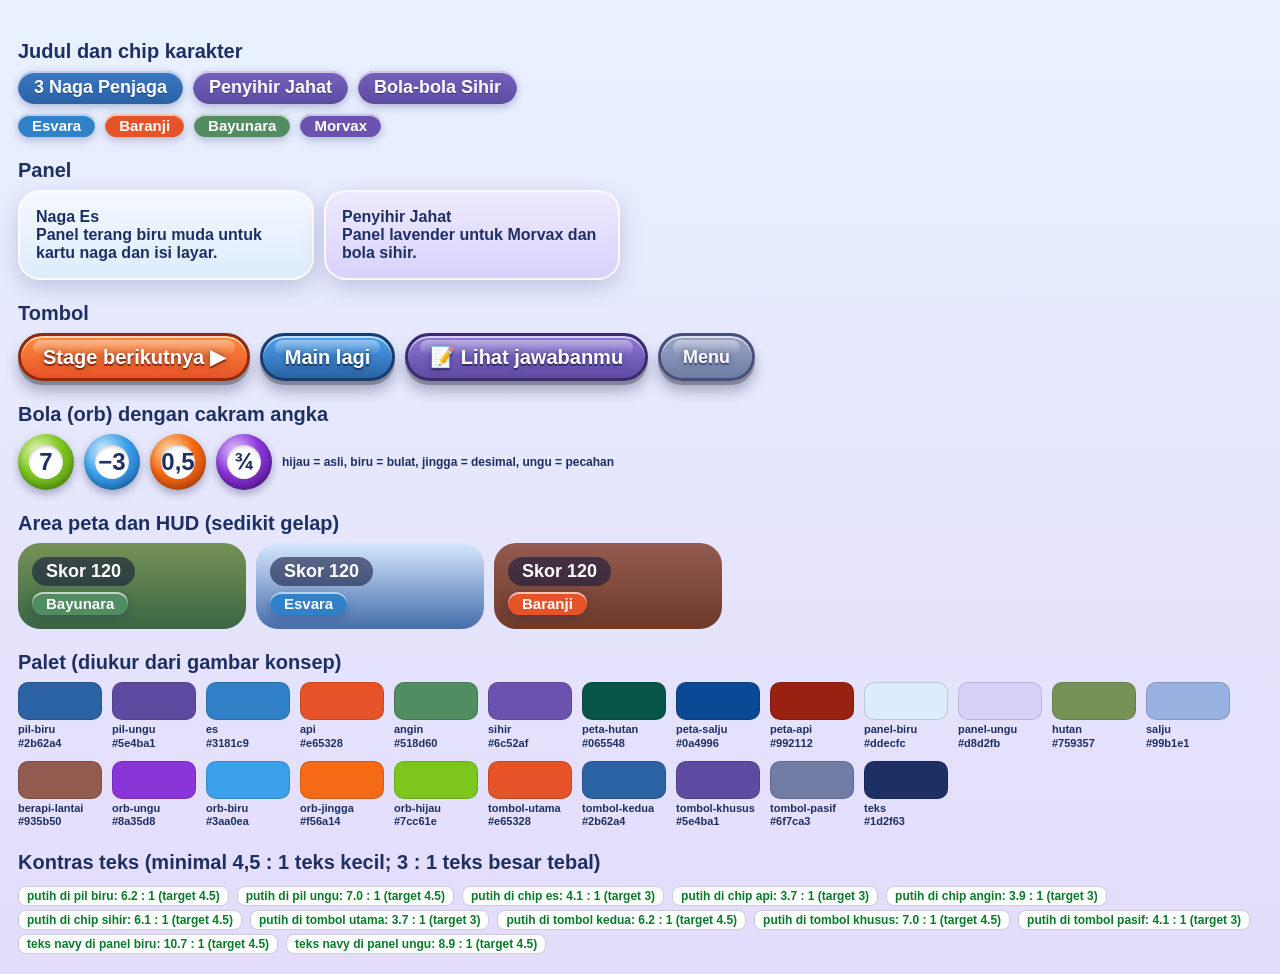
<file: gaya/pratinjau.html>
<!DOCTYPE html>
<html lang="id">
<head>
<meta charset="utf-8">
<meta name="viewport" content="width=device-width,initial-scale=1">
<title>Pratinjau token gaya Naga Penjaga</title>
<link rel="stylesheet" href="gaya-token.css">
<style>
body{margin:0;padding:18px;font:600 16px var(--ng-huruf);background:linear-gradient(180deg,#e9f1ff,#e3dcfb);color:var(--ng-teks)}
h2{margin:22px 0 8px;font:800 20px var(--ng-huruf)}
.row{display:flex;flex-wrap:wrap;gap:10px;align-items:center}
.sw{width:84px;font-size:11px;line-height:1.25}
.sw i{display:block;height:36px;border-radius:10px;border:1px solid rgba(0,0,0,.15);margin-bottom:3px}
.peta{padding:14px;border-radius:var(--ng-r-panel);color:#fff}
.peta.h{background:linear-gradient(180deg,var(--ng-hutan),var(--ng-hutan-gelap))}
.peta.s{background:linear-gradient(180deg,var(--ng-salju-terang),var(--ng-salju-gelap))}
.peta.b{background:linear-gradient(180deg,var(--ng-berapi-lantai),var(--ng-berapi-gelap))}
.kon{font-size:12px;margin-top:10px}
.kon span{display:inline-block;margin:2px 8px 2px 0;padding:2px 8px;border-radius:8px;background:#fff;border:1px solid #ccd}
.ok{color:#0a7a2a}.no{color:#b00020}
</style>
</head>
<body>
<h2>Judul dan chip karakter</h2>
<div class="row"><span class="ng-pil">3 Naga Penjaga</span><span class="ng-pil ungu">Penyihir Jahat</span><span class="ng-pil ungu">Bola-bola Sihir</span></div>
<div class="row" style="margin-top:10px"><span class="ng-chip es">Esvara</span><span class="ng-chip api">Baranji</span><span class="ng-chip angin">Bayunara</span><span class="ng-chip sihir">Morvax</span></div>

<h2>Panel</h2>
<div class="row"><div class="ng-panel" style="width:260px"><b>Naga Es</b><br>Panel terang biru muda untuk kartu naga dan isi layar.</div>
<div class="ng-panel ungu" style="width:260px"><b>Penyihir Jahat</b><br>Panel lavender untuk Morvax dan bola sihir.</div></div>

<h2>Tombol</h2>
<div class="row"><button class="ng-tombol">Stage berikutnya ▶</button><button class="ng-tombol kedua">Main lagi</button><button class="ng-tombol khusus">📝 Lihat jawabanmu</button><button class="ng-tombol pasif">Menu</button></div>

<h2>Bola (orb) dengan cakram angka</h2>
<div class="row"><span class="ng-orb"><b>7</b></span><span class="ng-orb bulat"><b>−3</b></span><span class="ng-orb desimal"><b>0,5</b></span><span class="ng-orb pecahan"><b>¾</b></span>
<span style="font-size:12px">hijau = asli, biru = bulat, jingga = desimal, ungu = pecahan</span></div>

<h2>Area peta dan HUD (sedikit gelap)</h2>
<div class="row">
<div class="peta h" style="width:200px"><span class="ng-hud">Skor 120</span><br><span class="ng-chip angin" style="margin-top:6px">Bayunara</span></div>
<div class="peta s" style="width:200px;color:#0d2c5a"><span class="ng-hud">Skor 120</span><br><span class="ng-chip es" style="margin-top:6px">Esvara</span></div>
<div class="peta b" style="width:200px"><span class="ng-hud">Skor 120</span><br><span class="ng-chip api" style="margin-top:6px">Baranji</span></div>
</div>

<h2>Palet (diukur dari gambar konsep)</h2>
<div class="row" id="sw"></div>

<h2>Kontras teks (minimal 4,5 : 1 teks kecil; 3 : 1 teks besar tebal)</h2>
<div class="kon" id="kon"></div>

<script>
var cs = getComputedStyle(document.documentElement);
function v(n) { return cs.getPropertyValue(n).trim(); }
var names = ['--ng-pil-biru','--ng-pil-ungu','--ng-es','--ng-api','--ng-angin','--ng-sihir','--ng-peta-hutan','--ng-peta-salju','--ng-peta-api','--ng-panel-biru','--ng-panel-ungu','--ng-hutan','--ng-salju','--ng-berapi-lantai','--ng-orb-ungu','--ng-orb-biru','--ng-orb-jingga','--ng-orb-hijau','--ng-tombol-utama','--ng-tombol-kedua','--ng-tombol-khusus','--ng-tombol-pasif','--ng-teks'];
document.getElementById('sw').innerHTML = names.map(function (n) { return '<div class="sw"><i style="background:var(' + n + ')"></i>' + n.replace('--ng-', '') + '<br>' + v(n) + '</div>'; }).join('');
function lum(h) { var c = [1, 3, 5].map(function (i) { var x = parseInt(h.substr(i, 2), 16) / 255; return x <= 0.03928 ? x / 12.92 : Math.pow((x + 0.055) / 1.055, 2.4); }); return 0.2126 * c[0] + 0.7152 * c[1] + 0.0722 * c[2]; }
function cr(a, b) { var l1 = lum(a), l2 = lum(b); if (l1 < l2) { var t = l1; l1 = l2; l2 = t; } return (l1 + 0.05) / (l2 + 0.05); }
var pairs = [['putih di pil biru', '#ffffff', '--ng-pil-biru', 4.5], ['putih di pil ungu', '#ffffff', '--ng-pil-ungu', 4.5], ['putih di chip es', '#ffffff', '--ng-es', 3], ['putih di chip api', '#ffffff', '--ng-api', 3], ['putih di chip angin', '#ffffff', '--ng-angin', 3], ['putih di chip sihir', '#ffffff', '--ng-sihir', 4.5],
  ['putih di tombol utama', '#ffffff', '--ng-tombol-utama', 3], ['putih di tombol kedua', '#ffffff', '--ng-tombol-kedua', 4.5], ['putih di tombol khusus', '#ffffff', '--ng-tombol-khusus', 4.5], ['putih di tombol pasif', '#ffffff', '--ng-tombol-pasif', 3],
  ['teks navy di panel biru', '--ng-teks', '--ng-panel-biru', 4.5], ['teks navy di panel ungu', '--ng-teks', '--ng-panel-ungu', 4.5]];
document.getElementById('kon').innerHTML = pairs.map(function (p) { var a = p[1].charAt(0) === '#' ? p[1] : v(p[1]), b = v(p[2]), r = cr(a, b); return '<span class="' + (r >= p[3] ? 'ok' : 'no') + '">' + p[0] + ': ' + r.toFixed(1) + ' : 1 (target ' + p[3] + ')</span>'; }).join('');
</script>
</body>
</html>
</file>
<file: gaya/gaya-token.css>
/* =====================================================================
   NAGA PENJAGA — TOKEN GAYA VISUAL (Tahap 1, belum dipasang di game)
   Sumber: referensi/konsep-visual.webp. Warna bertanda [UKUR] diambil dari gambar
   (median piksel); [TURUNAN] dibuat dari warna terukur (lebih terang/gelap);
   [USULAN] tidak ada di gambar dan menunggu persetujuan.
   Cahaya selalu dari ATAS: kilau di bagian atas, bayangan jatuh ke bawah.
   ===================================================================== */
:root {
  /* ---- Judul dan label (pil kapsul) ---- */
  --ng-pil-biru:       #2b62a4;   /* [UKUR] "3 Naga Penjaga" */
  --ng-pil-ungu:       #5e4ba1;   /* [UKUR] "Penyihir Jahat", "Bola-bola Sihir", "Telur Naga & Sarangnya" */
  --ng-pil-teks:       #ffffff;
  --ng-pil-biru-atas:  #3b78c4;   /* [TURUNAN] gradasi pil: terang di atas */
  --ng-pil-ungu-atas:  #7561bd;   /* [TURUNAN] */

  /* ---- Chip nama karakter (satu warna per unsur) ---- */
  --ng-es:        #3181c9;        /* [UKUR] Esvara, Naga Es */
  --ng-api:       #e65328;        /* [UKUR] Baranji, Naga Api */
  --ng-angin:     #518d60;        /* [UKUR] Bayunara, Naga Angin */
  --ng-sihir:     #6c52af;        /* [UKUR] Morvax, Penyihir Jahat */
  --ng-es-gelap:    #23639f;      /* [TURUNAN] tepi dan teks kecil */
  --ng-api-gelap:   #b23a18;      /* [TURUNAN] */
  --ng-angin-gelap: #3d6c49;      /* [TURUNAN] */
  --ng-sihir-gelap: #4f3a8a;      /* [TURUNAN] */

  /* ---- Pil nama peta (gelap, dengan lingkar ikon) ---- */
  --ng-peta-hutan:  #065548;      /* [UKUR] Hutan Misterius */
  --ng-peta-salju:  #0a4996;      /* [UKUR] Gunung Bersalju */
  --ng-peta-api:    #992112;      /* [UKUR] Gunung Berapi */

  /* ---- Panel (terang, kartu pastel) ---- */
  --ng-panel-biru:   #ddecfc;     /* [UKUR] kartu naga */
  --ng-panel-ungu:   #d8d2fb;     /* [UKUR] kartu penyihir dan bola */
  --ng-panel-ungu2:  #dbddfb;     /* [UKUR] */
  --ng-panel-putih:  #f4f8ff;     /* [TURUNAN] isi kartu, terang di atas */
  --ng-panel-tepi:   rgba(255,255,255,.85);   /* [TURUNAN] garis terang tipis di tepi */

  /* ---- Area peta (gelap) dan HUD ---- */
  --ng-hutan-terang: #b4b88d;     /* [UKUR] persentil 85 peta hutan */
  --ng-hutan:        #759357;     /* [UKUR] median */
  --ng-hutan-gelap:  #3a6542;     /* [UKUR] persentil 15 */
  --ng-salju-terang: #d6e7ff;     /* [UKUR] */
  --ng-salju:        #99b1e1;     /* [UKUR] */
  --ng-salju-gelap:  #456daa;     /* [UKUR] */
  --ng-berapi-terang: #dd896a;    /* [UKUR] */
  --ng-berapi-lantai: #935b50;    /* [UKUR] */
  --ng-berapi-gelap:  #6e3a2a;    /* [UKUR] */
  --ng-lava:         #ff7a1f;     /* [USULAN] cahaya aliran lava (oranye terang di gambar peta) */
  --ng-hud-gelap:    rgba(18,24,60,.58);   /* [USULAN] latar teks HUD di atas peta ("sedikit gelap di area peta") */

  /* ---- Permata bola (orb): tepi gelap, isi, kilau ---- */
  --ng-orb-ungu-tepi:   #4a0e86;  --ng-orb-ungu:   #8a35d8;  --ng-orb-ungu-kilau:   #e2c6ff;   /* [UKUR+TURUNAN] */
  --ng-orb-biru-tepi:   #1a5fb0;  --ng-orb-biru:   #3aa0ea;  --ng-orb-biru-kilau:   #d4ecff;
  --ng-orb-jingga-tepi: #b33a04;  --ng-orb-jingga: #f56a14;  --ng-orb-jingga-kilau: #ffd9a8;
  --ng-orb-hijau-tepi:  #4f8a0e;  --ng-orb-hijau:  #7cc61e;  --ng-orb-hijau-kilau:  #e3f5b8;
  /* pemetaan jenis bilangan -> warna orb (disetujui: ungu gelap tidak dipakai) */
  --ng-jenis-asli:     var(--ng-orb-hijau);
  --ng-jenis-bulat:    var(--ng-orb-biru);
  --ng-jenis-desimal:  var(--ng-orb-jingga);
  --ng-jenis-pecahan:  var(--ng-orb-ungu);

  /* ---- Teks ---- */
  --ng-teks:         #1d2f63;     /* [USULAN] teks gelap di panel terang (navy, selaras dengan pil biru) */
  --ng-teks-kecil:   #3a4f8a;     /* [USULAN] subjudul */
  --ng-teks-terang:  #ffffff;
  --ng-teks-bayang:  rgba(10,20,60,.45);

  /* ---- Tombol (turunan dari pil kapsul; warna tombol = USULAN) ---- */
  --ng-tombol-utama-atas:  #ff8a3a;   --ng-tombol-utama:  #e65328;   --ng-tombol-utama-tepi:  #8f2a0d;   /* jingga dari chip Baranji */
  --ng-tombol-kedua-atas:  #4ea3f0;   --ng-tombol-kedua:  #2b62a4;   --ng-tombol-kedua-tepi:  #173d70;   /* biru dari pil judul */
  --ng-tombol-khusus-atas: #8f78d6;   --ng-tombol-khusus: #5e4ba1;   --ng-tombol-khusus-tepi: #3a2a70;   /* ungu: "Lihat jawabanmu" */
  --ng-tombol-pasif-atas:  #9aa6c8;   --ng-tombol-pasif:  #6f7ca3;   --ng-tombol-pasif-tepi:  #46507a;   /* netral biru-abu */

  /* ---- Bentuk ---- */
  --ng-r-panel:   22px;           /* [UKUR] sudut kartu di gambar ±20–24 px pada lebar 1500 */
  --ng-r-pil:     999px;          /* [UKUR] semua label berbentuk kapsul penuh */
  --ng-r-tombol:  999px;          /* [TURUNAN] kapsul seperti pil */
  --ng-r-kecil:   12px;
  --ng-tepi-tombol: 3px;          /* [USULAN] "garis tepi tebal bernuansa permata" */
  --ng-tepi-panel:  2px;

  /* ---- Bayangan dan kilau (cahaya dari atas) ---- */
  --ng-bayang-panel:  0 8px 22px rgba(30,50,110,.20);
  --ng-bayang-pil:    0 3px 8px rgba(20,40,100,.28);
  --ng-bayang-tombol: 0 4px 0 var(--ng-tepi-bawah, rgba(0,0,0,.25)), 0 10px 14px rgba(10,20,60,.30);
  --ng-kilau-atas:    inset 0 2px 0 rgba(255,255,255,.65);          /* garis kilau di tepi atas */
  --ng-kilau-lembut:  linear-gradient(180deg, rgba(255,255,255,.42), rgba(255,255,255,0));

  /* ---- Huruf ---- */
  --ng-huruf: "Nunito","Poppins","Segoe UI","Trebuchet MS",Roboto,"Helvetica Neue",Arial,sans-serif;   /* [USULAN] bulat dan tebal seperti gambar; tanpa berkas huruf luar */
  --ng-huruf-emoji: "Apple Color Emoji","Segoe UI Emoji","Noto Color Emoji",sans-serif;
  --ng-berat-judul: 800;
  --ng-berat-teks:  600;
  --ng-ukuran-judul: 28px;  --ng-ukuran-sub: 18px;  --ng-ukuran-teks: 16px;  --ng-ukuran-kecil: 13px;

  /* ---- Jarak dan sentuhan ---- */
  --ng-s1: 4px; --ng-s2: 8px; --ng-s3: 12px; --ng-s4: 16px; --ng-s5: 24px;
  --ng-sentuh-min: 48px;          /* tombol utama minimal 48 px, lainnya minimal 44 px */
}

/* ---------- Komponen contoh (untuk pratinjau; dipasang ke game di Tahap 3) ---------- */
.ng-pil {
  display: inline-flex; align-items: center; gap: var(--ng-s2); padding: 6px 16px;
  border-radius: var(--ng-r-pil); color: var(--ng-pil-teks); font: var(--ng-berat-judul) 18px var(--ng-huruf);
  background: linear-gradient(180deg, var(--ng-pil-biru-atas), var(--ng-pil-biru));
  box-shadow: var(--ng-kilau-atas), var(--ng-bayang-pil); text-shadow: 0 1px 0 var(--ng-teks-bayang);
}
.ng-pil.ungu { background: linear-gradient(180deg, var(--ng-pil-ungu-atas), var(--ng-pil-ungu)); }
.ng-chip { display: inline-block; padding: 3px 14px; border-radius: var(--ng-r-pil); color: #fff; font: var(--ng-berat-judul) 15px var(--ng-huruf); box-shadow: var(--ng-kilau-atas), var(--ng-bayang-pil); }
.ng-chip.es { background: var(--ng-es); } .ng-chip.api { background: var(--ng-api); } .ng-chip.angin { background: var(--ng-angin); } .ng-chip.sihir { background: var(--ng-sihir); }
.ng-panel {
  border-radius: var(--ng-r-panel); padding: var(--ng-s4); color: var(--ng-teks); font: var(--ng-berat-teks) var(--ng-ukuran-teks) var(--ng-huruf);
  background: linear-gradient(180deg, var(--ng-panel-putih), var(--ng-panel-biru));
  border: var(--ng-tepi-panel) solid var(--ng-panel-tepi); box-shadow: var(--ng-bayang-panel);
}
.ng-panel.ungu { background: linear-gradient(180deg, #efeaff, var(--ng-panel-ungu)); }
.ng-tombol {
  --atas: var(--ng-tombol-utama-atas); --isi: var(--ng-tombol-utama); --tepi: var(--ng-tombol-utama-tepi); --ng-tepi-bawah: var(--ng-tombol-utama-tepi);
  position: relative; min-height: var(--ng-sentuh-min); padding: 8px 22px; cursor: pointer; color: #fff;
  font: var(--ng-berat-judul) 20px var(--ng-huruf); border: var(--ng-tepi-tombol) solid var(--tepi); border-radius: var(--ng-r-tombol);
  background: linear-gradient(180deg, var(--atas), var(--isi)); box-shadow: var(--ng-kilau-atas), var(--ng-bayang-tombol);
  text-shadow: 0 2px 0 var(--tepi), 0 0 6px var(--ng-teks-bayang);
}
.ng-tombol::after { content: ""; position: absolute; left: 12px; right: 12px; top: 4px; height: 36%; border-radius: 999px; background: var(--ng-kilau-lembut); pointer-events: none; }
.ng-tombol:active { transform: translateY(3px); box-shadow: var(--ng-kilau-atas), 0 1px 0 var(--tepi); }
.ng-tombol.kedua  { --atas: var(--ng-tombol-kedua-atas);  --isi: var(--ng-tombol-kedua);  --tepi: var(--ng-tombol-kedua-tepi);  --ng-tepi-bawah: var(--ng-tombol-kedua-tepi); }
.ng-tombol.khusus { --atas: var(--ng-tombol-khusus-atas); --isi: var(--ng-tombol-khusus); --tepi: var(--ng-tombol-khusus-tepi); --ng-tepi-bawah: var(--ng-tombol-khusus-tepi); }
.ng-tombol.pasif  { --atas: var(--ng-tombol-pasif-atas);  --isi: var(--ng-tombol-pasif);  --tepi: var(--ng-tombol-pasif-tepi);  --ng-tepi-bawah: var(--ng-tombol-pasif-tepi); font-size: 18px; }
.ng-hud { display: inline-block; padding: 4px 14px; border-radius: var(--ng-r-pil); background: var(--ng-hud-gelap); color: #fff; font: var(--ng-berat-judul) 18px var(--ng-huruf); }
.ng-orb { --tepi: var(--ng-orb-hijau-tepi); --isi: var(--ng-orb-hijau); --kilau: var(--ng-orb-hijau-kilau);
  display: inline-flex; align-items: center; justify-content: center; width: 56px; height: 56px; border-radius: 50%; font: 800 24px var(--ng-huruf); color: var(--ng-teks);
  background: radial-gradient(circle at 35% 30%, var(--kilau) 0, var(--isi) 45%, var(--tepi) 100%); box-shadow: inset 0 -4px 6px rgba(0,0,0,.18), 0 4px 8px rgba(10,20,60,.3); }
.ng-orb.bulat   { --tepi: var(--ng-orb-biru-tepi);   --isi: var(--ng-orb-biru);   --kilau: var(--ng-orb-biru-kilau); }
.ng-orb.desimal { --tepi: var(--ng-orb-jingga-tepi); --isi: var(--ng-orb-jingga); --kilau: var(--ng-orb-jingga-kilau); }
.ng-orb.pecahan { --tepi: var(--ng-orb-ungu-tepi);   --isi: var(--ng-orb-ungu);   --kilau: var(--ng-orb-ungu-kilau); }
.ng-orb b { display: flex; align-items: center; justify-content: center; width: 62%; height: 62%; border-radius: 50%; background: #fff; box-shadow: inset 0 2px 3px rgba(0,0,0,.18); }   /* cakram datar agar angka terbaca */
@media (prefers-reduced-motion: reduce) { .ng-tombol { transition: none; } }
</file>
